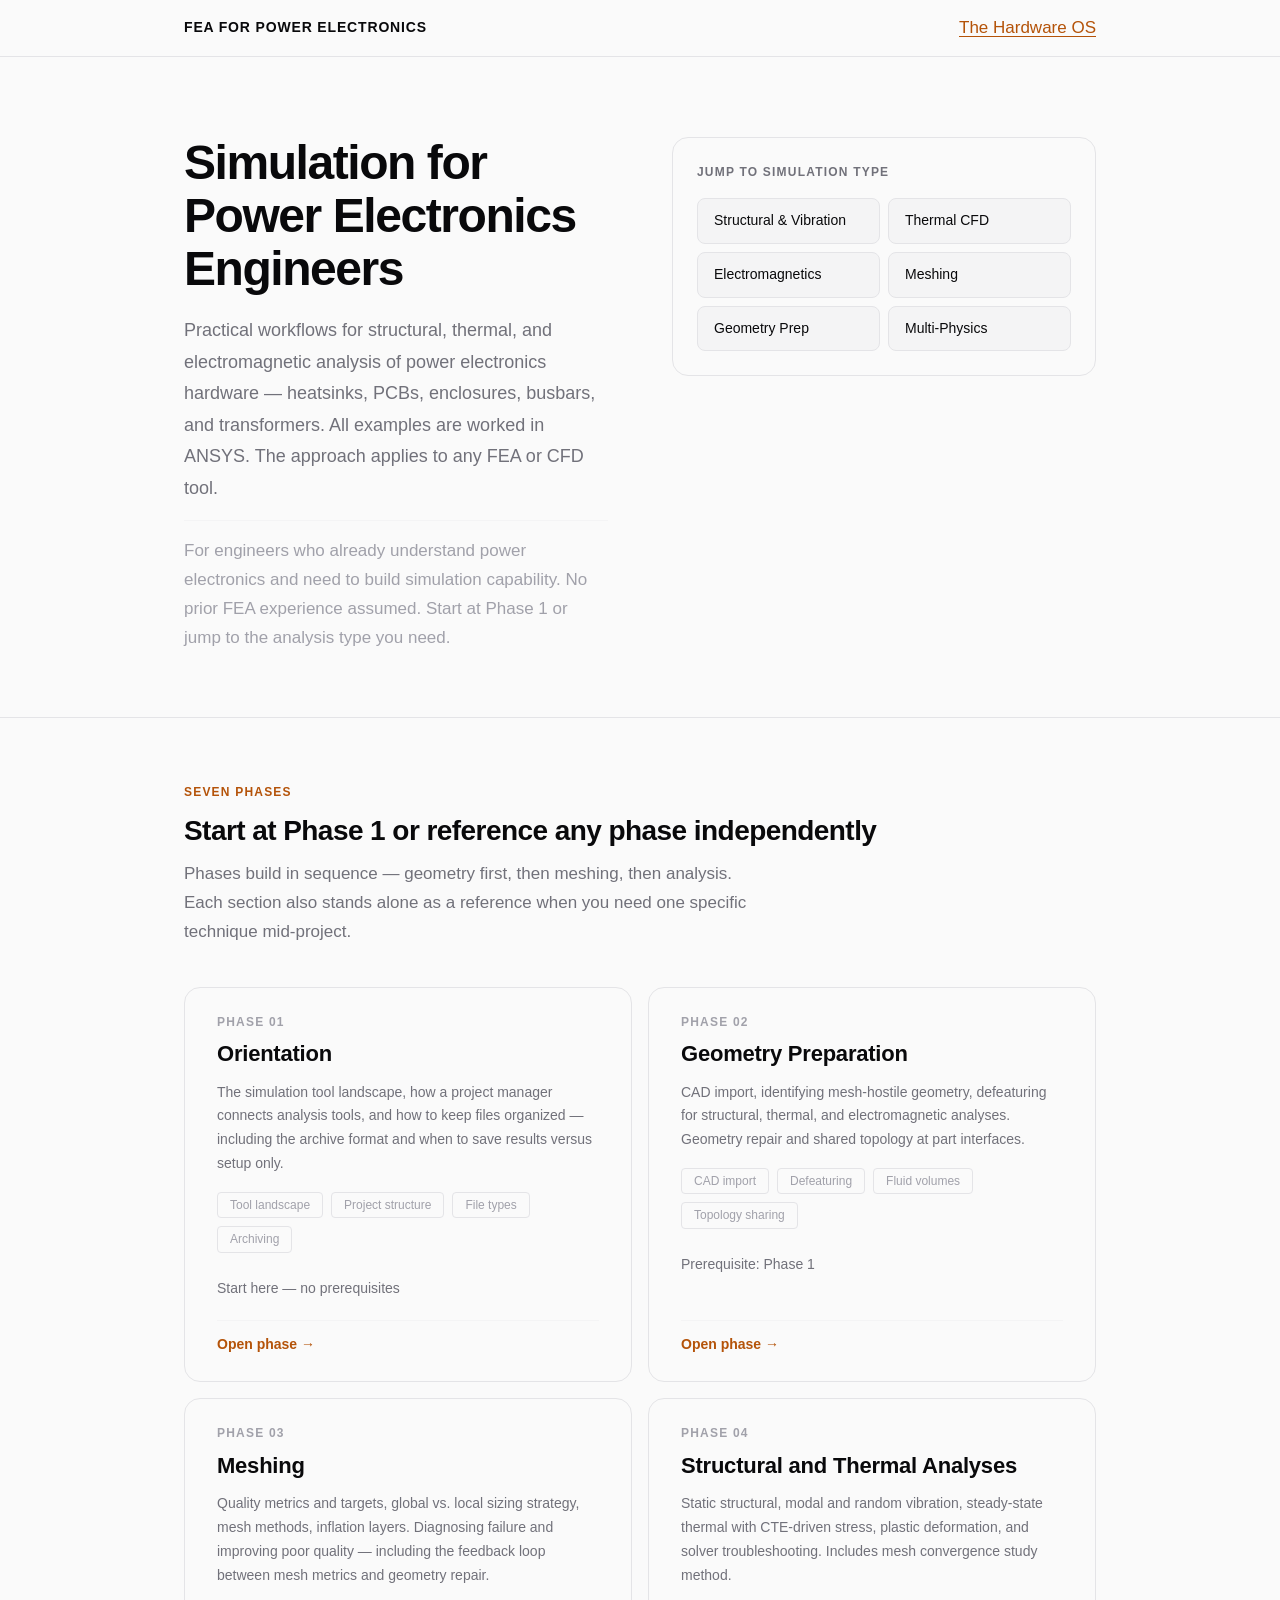
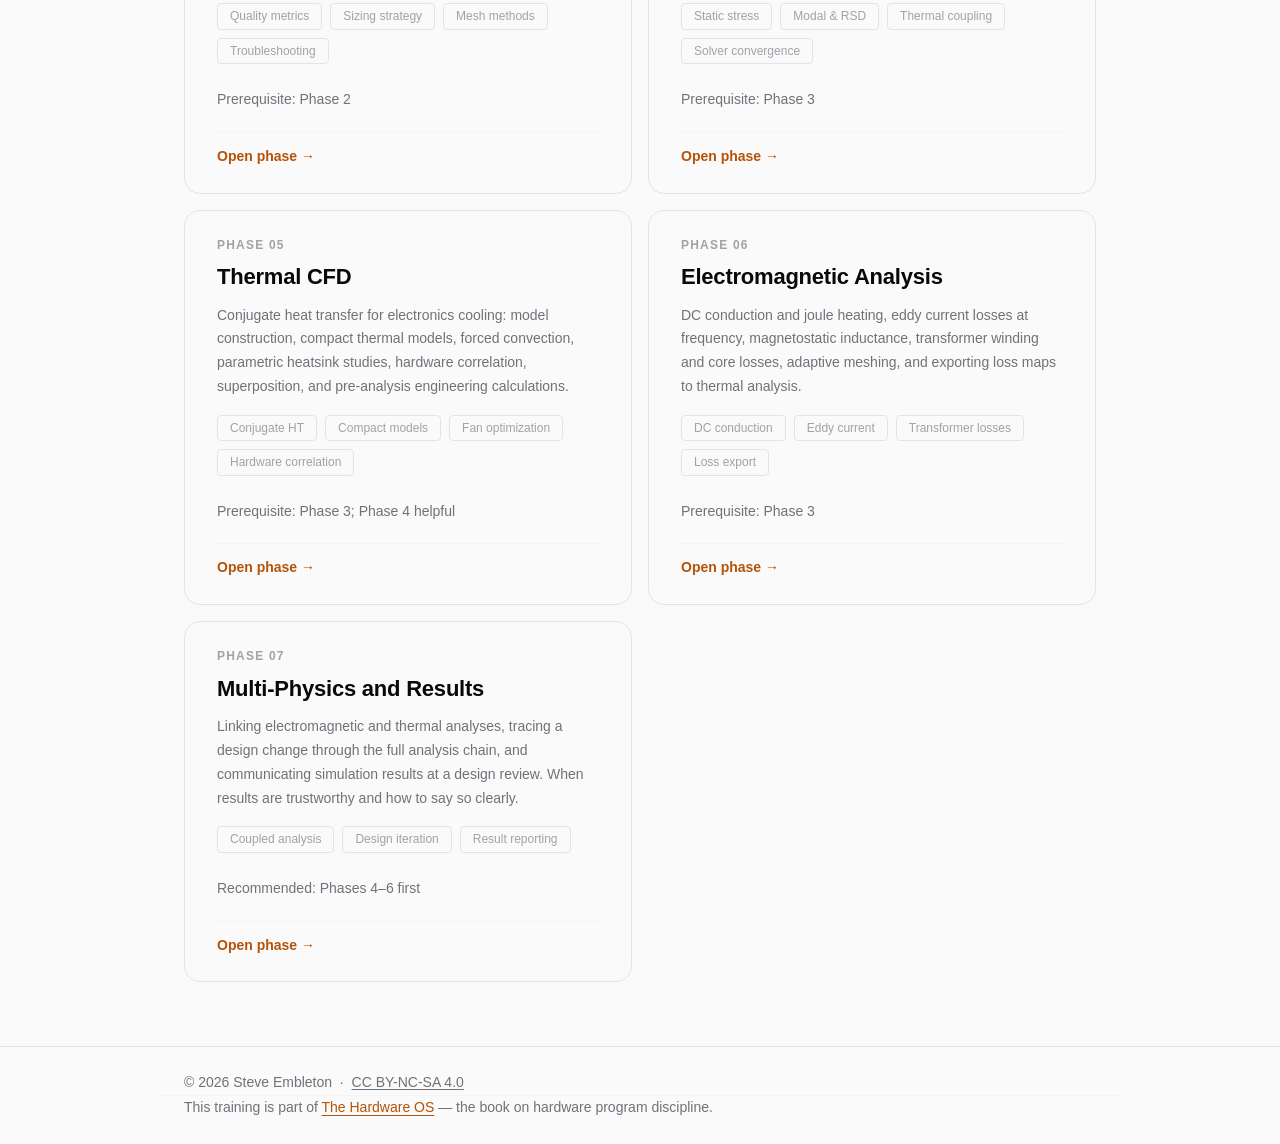
<file: index.html>
﻿<!DOCTYPE html>
<html lang="en">
<head>
  <meta charset="UTF-8">
  <meta name="viewport" content="width=device-width, initial-scale=1.0">
  <meta name="color-scheme" content="light dark">
  <meta name="description" content="Practical FEA and CFD simulation workflows for engineers working on power electronics hardware. Structural, thermal, and electromagnetic analysis with worked examples.">
  <link rel="canonical" href="https://simulation.thehardwareos.com/">
  <title>FEA for Power Electronics — Simulation Training</title>
  <link rel="stylesheet" href="assets/css/style.css">
</head>
<body>

  <header class="site-header" role="banner">
    <div class="container">
      <a href="." class="site-logo">FEA for Power Electronics</a>
      <a href="https://thehardwareos.com" class="site-parent-link" rel="noopener">The Hardware OS</a>
    </div>
  </header>

  <section class="hero" aria-labelledby="hero-heading">
    <div class="container hero-layout">

      <div class="hero-narrative">
        <h1 id="hero-heading">Simulation for Power&nbsp;Electronics Engineers</h1>
        <p class="hero-description">
          Practical workflows for structural, thermal, and electromagnetic analysis of
          power electronics hardware — heatsinks, PCBs, enclosures, busbars, and
          transformers. All examples are worked in ANSYS. The approach applies to any
          FEA or CFD tool.
        </p>
        <p class="hero-audience">
          For engineers who already understand power electronics and need to build
          simulation capability. No prior FEA experience assumed. Start at Phase&nbsp;1
          or jump to the analysis type you need.
        </p>
      </div>

      <div class="hero-quickaccess" aria-label="Jump to simulation type">
        <span class="quickaccess-label">Jump to simulation type</span>
        <ul class="quickaccess-grid">
          <li><a href="phase-4/#static-setup">Structural &amp; Vibration</a></li>
          <li><a href="phase-5/">Thermal CFD</a></li>
          <li><a href="phase-6/">Electromagnetics</a></li>
          <li><a href="phase-3/">Meshing</a></li>
          <li><a href="phase-2/">Geometry Prep</a></li>
          <li><a href="phase-7/">Multi-Physics</a></li>
        </ul>
      </div>

    </div>
  </section>

  <main id="main-content">
    <div class="container">

      <header class="sect-header">
        <span class="sect-label">Seven phases</span>
        <h2>Start at Phase 1 or reference any phase independently</h2>
        <p>
          Phases build in sequence — geometry first, then meshing, then analysis.
          Each section also stands alone as a reference when you need one specific
          technique mid-project.
        </p>
      </header>

      <ol class="curriculum-grid" role="list">

        <li class="curriculum-card">
          <span class="card-section-label" aria-label="Phase 1">Phase 01</span>
          <h3>Orientation</h3>
          <p>
            The simulation tool landscape, how a project manager connects analysis
            tools, and how to keep files organized — including the archive format
            and when to save results versus setup only.
          </p>
          <ul class="card-tags" aria-label="Topics">
            <li class="tag">Tool landscape</li>
            <li class="tag">Project structure</li>
            <li class="tag">File types</li>
            <li class="tag">Archiving</li>
          </ul>
          <p class="card-prereq">Start here — no prerequisites</p>
          <a href="phase-1/" class="card-cta">Open phase &rarr;</a>
        </li>

        <li class="curriculum-card">
          <span class="card-section-label" aria-label="Phase 2">Phase 02</span>
          <h3>Geometry Preparation</h3>
          <p>
            CAD import, identifying mesh-hostile geometry, defeaturing for structural,
            thermal, and electromagnetic analyses. Geometry repair and shared topology
            at part interfaces.
          </p>
          <ul class="card-tags" aria-label="Topics">
            <li class="tag">CAD import</li>
            <li class="tag">Defeaturing</li>
            <li class="tag">Fluid volumes</li>
            <li class="tag">Topology sharing</li>
          </ul>
          <p class="card-prereq">Prerequisite: Phase 1</p>
          <a href="phase-2/" class="card-cta">Open phase &rarr;</a>
        </li>

        <li class="curriculum-card">
          <span class="card-section-label" aria-label="Phase 3">Phase 03</span>
          <h3>Meshing</h3>
          <p>
            Quality metrics and targets, global vs. local sizing strategy, mesh methods,
            inflation layers. Diagnosing failure and improving poor quality — including
            the feedback loop between mesh metrics and geometry repair.
          </p>
          <ul class="card-tags" aria-label="Topics">
            <li class="tag">Quality metrics</li>
            <li class="tag">Sizing strategy</li>
            <li class="tag">Mesh methods</li>
            <li class="tag">Troubleshooting</li>
          </ul>
          <p class="card-prereq">Prerequisite: Phase 2</p>
          <a href="phase-3/" class="card-cta">Open phase &rarr;</a>
        </li>

        <li class="curriculum-card">
          <span class="card-section-label" aria-label="Phase 4">Phase 04</span>
          <h3>Structural and Thermal Analyses</h3>
          <p>
            Static structural, modal and random vibration, steady-state thermal with
            CTE-driven stress, plastic deformation, and solver troubleshooting.
            Includes mesh convergence study method.
          </p>
          <ul class="card-tags" aria-label="Topics">
            <li class="tag">Static stress</li>
            <li class="tag">Modal &amp; RSD</li>
            <li class="tag">Thermal coupling</li>
            <li class="tag">Solver convergence</li>
          </ul>
          <p class="card-prereq">Prerequisite: Phase 3</p>
          <a href="phase-4/" class="card-cta">Open phase &rarr;</a>
        </li>

        <li class="curriculum-card">
          <span class="card-section-label" aria-label="Phase 5">Phase 05</span>
          <h3>Thermal CFD</h3>
          <p>
            Conjugate heat transfer for electronics cooling: model construction, compact
            thermal models, forced convection, parametric heatsink studies, hardware
            correlation, superposition, and pre-analysis engineering calculations.
          </p>
          <ul class="card-tags" aria-label="Topics">
            <li class="tag">Conjugate HT</li>
            <li class="tag">Compact models</li>
            <li class="tag">Fan optimization</li>
            <li class="tag">Hardware correlation</li>
          </ul>
          <p class="card-prereq">Prerequisite: Phase 3; Phase 4 helpful</p>
          <a href="phase-5/" class="card-cta">Open phase &rarr;</a>
        </li>

        <li class="curriculum-card">
          <span class="card-section-label" aria-label="Phase 6">Phase 06</span>
          <h3>Electromagnetic Analysis</h3>
          <p>
            DC conduction and joule heating, eddy current losses at frequency, magnetostatic
            inductance, transformer winding and core losses, adaptive meshing, and
            exporting loss maps to thermal analysis.
          </p>
          <ul class="card-tags" aria-label="Topics">
            <li class="tag">DC conduction</li>
            <li class="tag">Eddy current</li>
            <li class="tag">Transformer losses</li>
            <li class="tag">Loss export</li>
          </ul>
          <p class="card-prereq">Prerequisite: Phase 3</p>
          <a href="phase-6/" class="card-cta">Open phase &rarr;</a>
        </li>

        <li class="curriculum-card">
          <span class="card-section-label" aria-label="Phase 7">Phase 07</span>
          <h3>Multi-Physics and Results</h3>
          <p>
            Linking electromagnetic and thermal analyses, tracing a design change through
            the full analysis chain, and communicating simulation results at a design
            review. When results are trustworthy and how to say so clearly.
          </p>
          <ul class="card-tags" aria-label="Topics">
            <li class="tag">Coupled analysis</li>
            <li class="tag">Design iteration</li>
            <li class="tag">Result reporting</li>
          </ul>
          <p class="card-prereq">Recommended: Phases 4–6 first</p>
          <a href="phase-7/" class="card-cta">Open phase &rarr;</a>
        </li>

      </ol>

    </div>
  </main>

  <footer class="site-footer" role="contentinfo">
    <div class="container">
      <span class="footer-license">
        &copy; 2026 Steve Embleton &nbsp;&middot;&nbsp;
        <a href="https://creativecommons.org/licenses/by-nc-sa/4.0/" rel="noopener" title="Creative Commons Attribution-NonCommercial-ShareAlike 4.0">CC BY-NC-SA 4.0</a>
      </span>
      
    </div>
    <div class="container" style="padding-top:0; border-top: 1px solid var(--c-border-light); margin-top: 0;">
      <p style="font-size:0.875rem; color: var(--c-text-muted);">
        This training is part of <a href="https://thehardwareos.com" rel="noopener">The Hardware OS</a> — the book on hardware program discipline.
      </p>
    </div>
    <!--
    ===========================================================================
    COMPANY_HOOK — Uncomment to add company / consulting services link
    ===========================================================================
    <div class="container" style="padding-top:0;">
      <p style="font-size:0.875rem; color: var(--c-text-muted);">
        Need expert support? <a href="#">[COMPANY NAME — TBD] — simulation consulting for power electronics</a>
      </p>
    </div>
    ===========================================================================
    -->
  </footer>

</body>
</html>
</file>
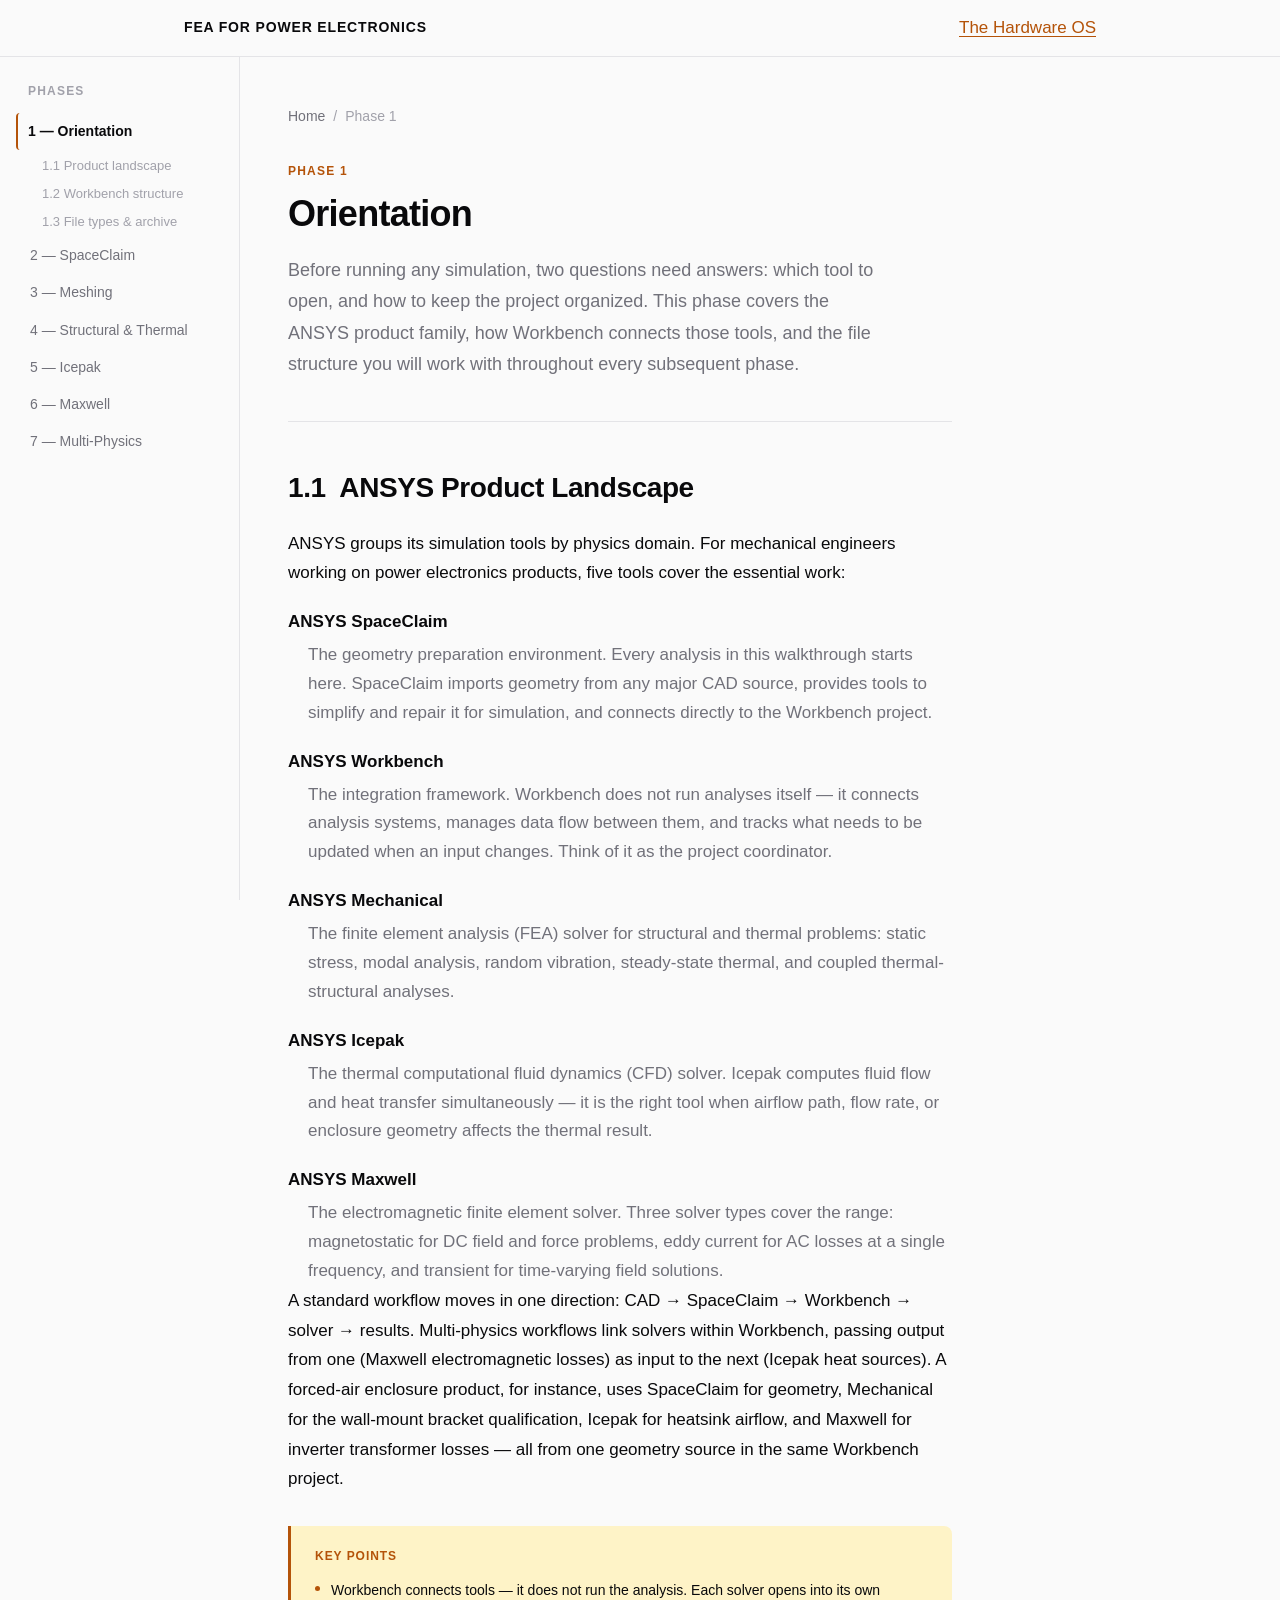
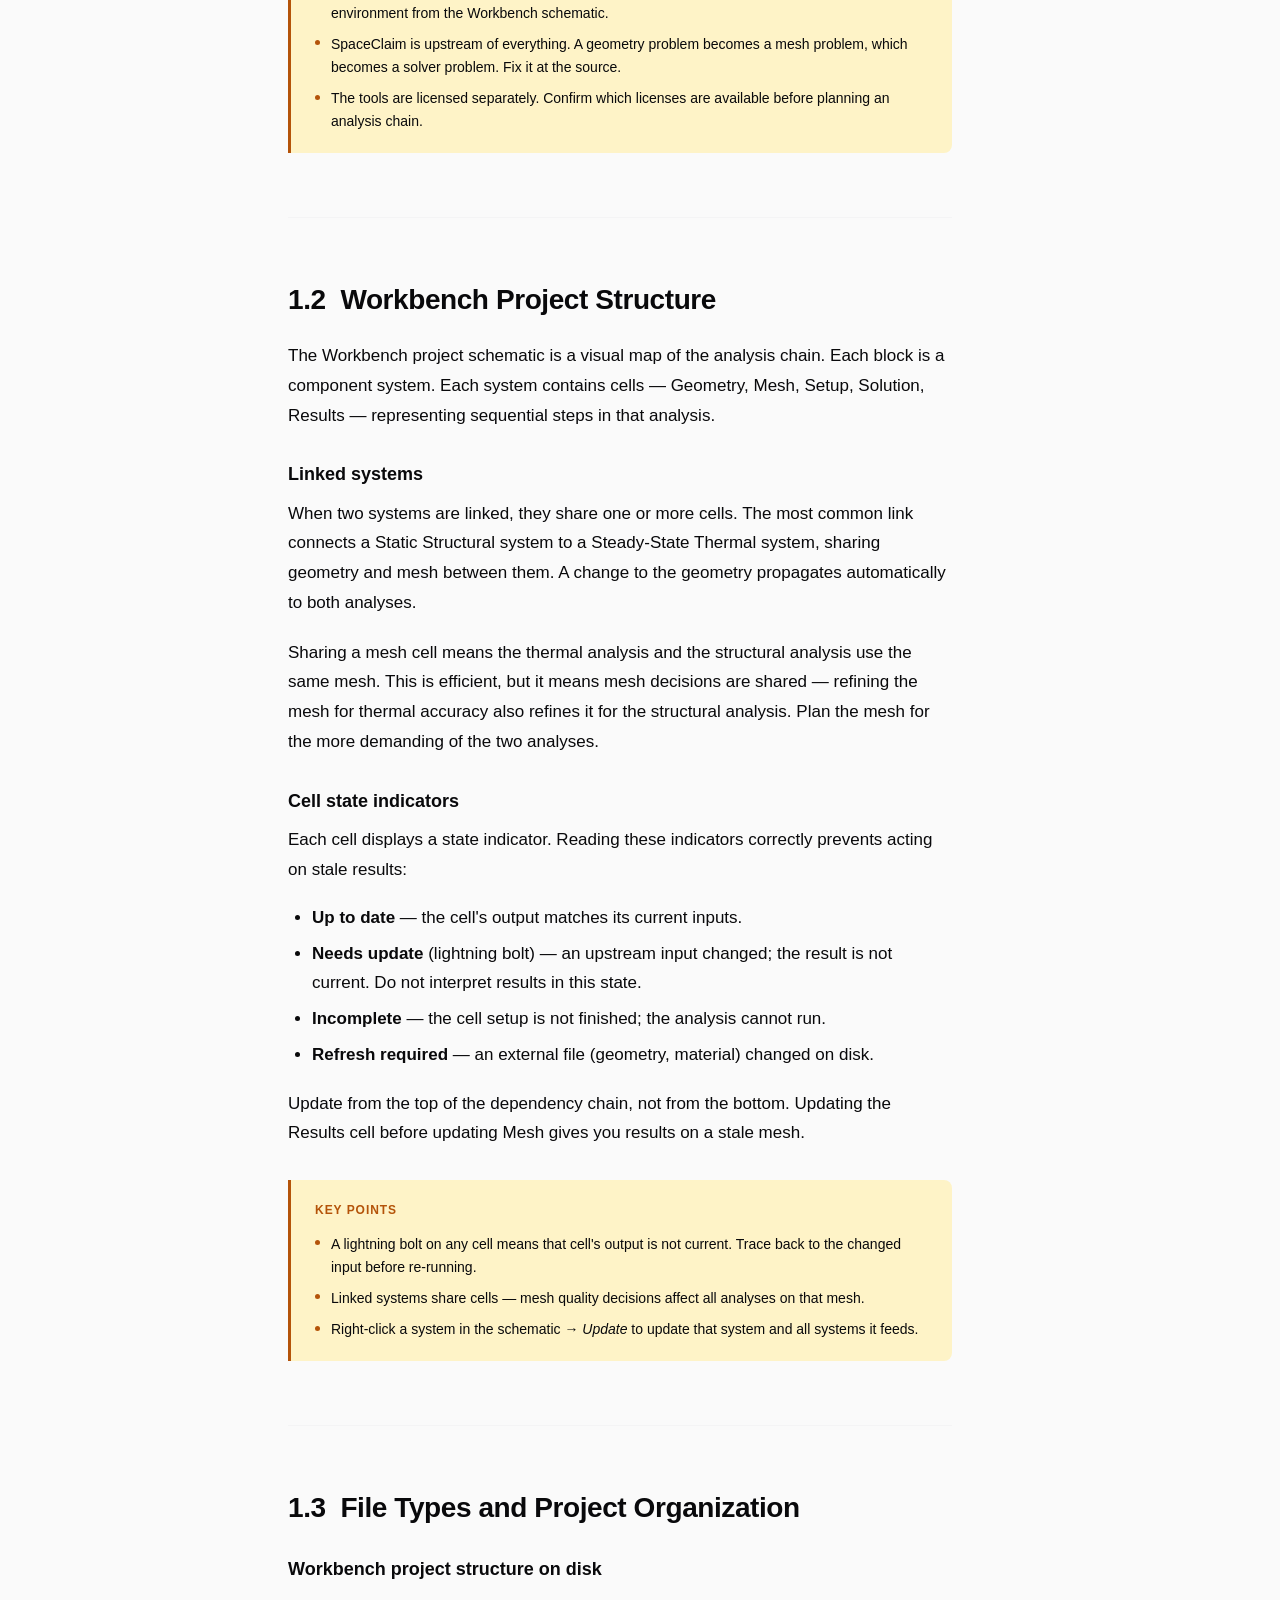
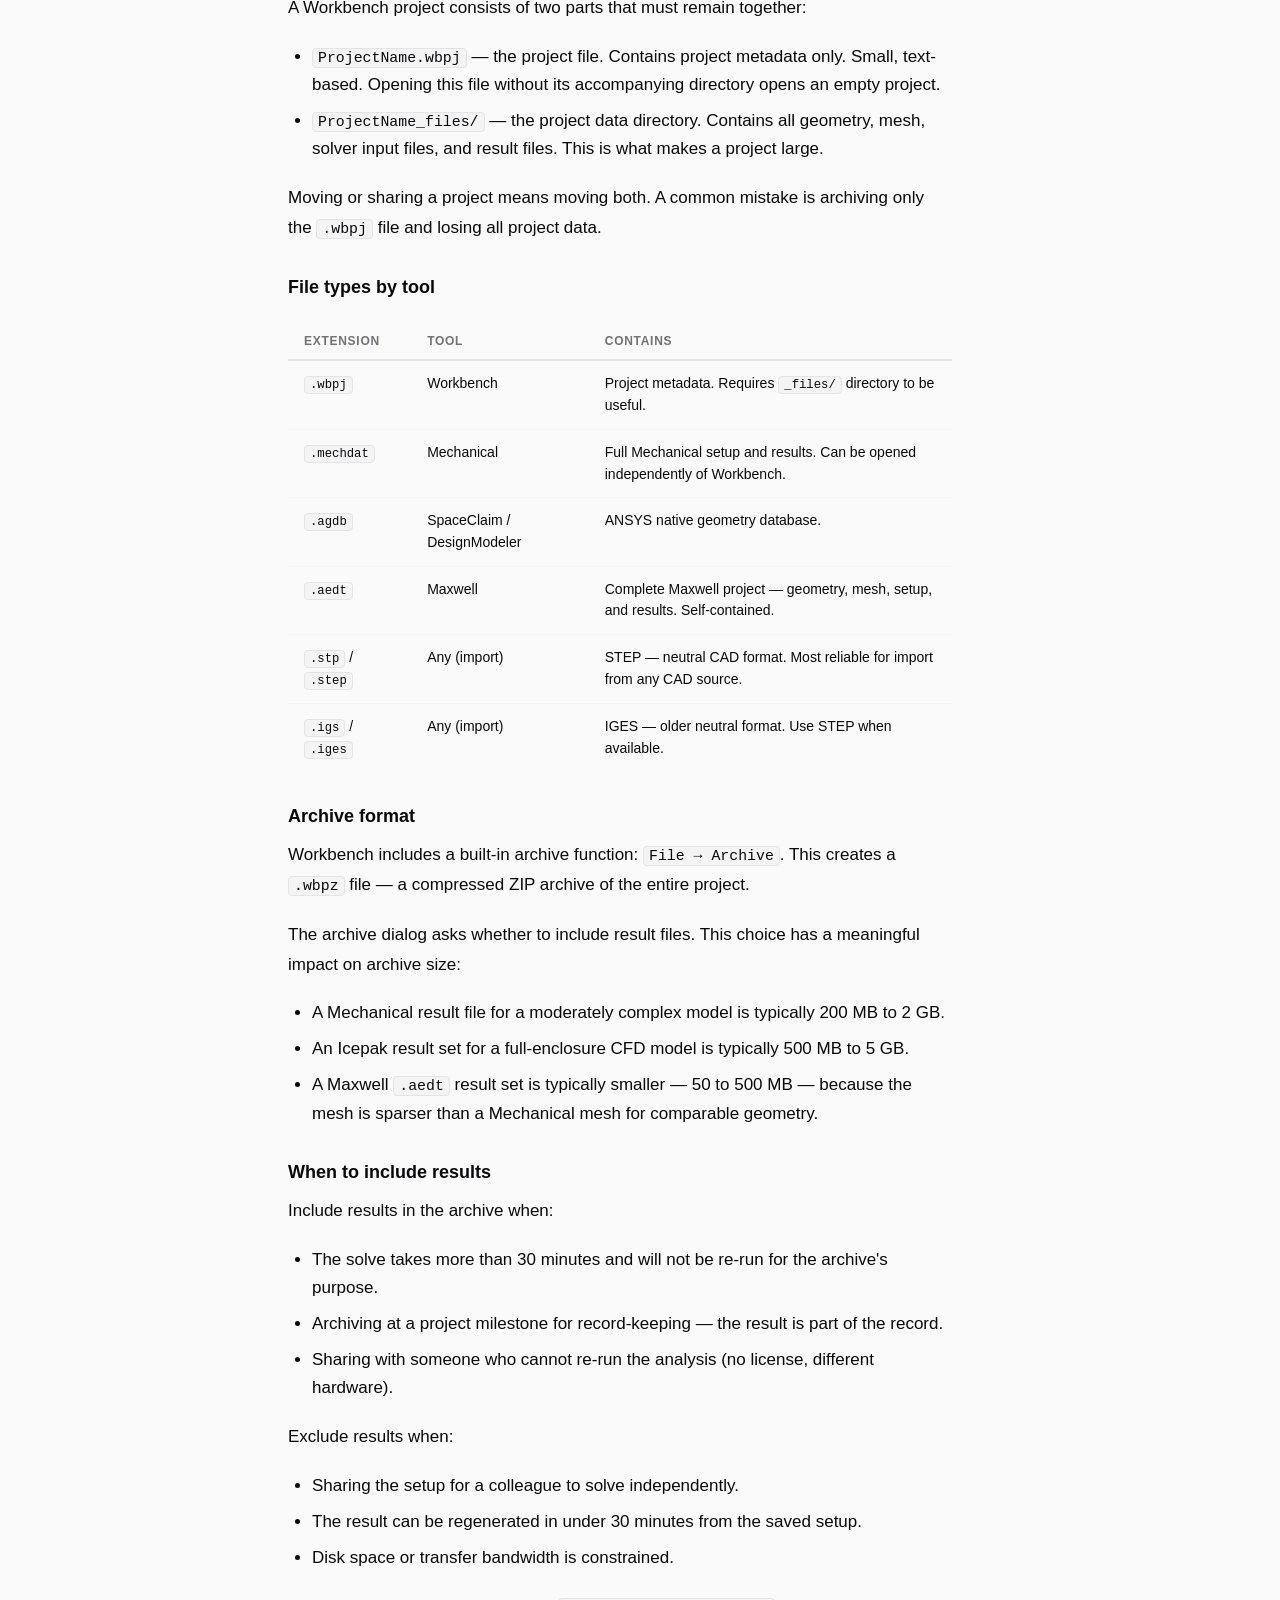
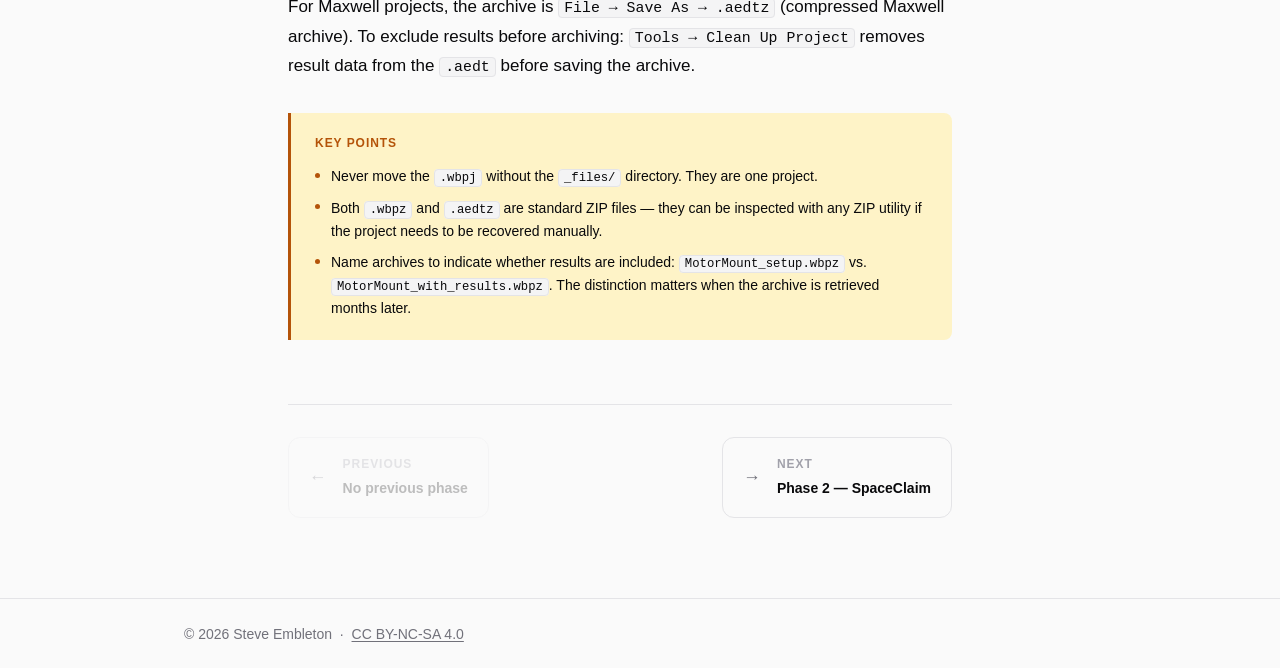
<file: phase-1/index.html>
<!DOCTYPE html>
<html lang="en">
<head>
  <meta charset="UTF-8">
  <meta name="viewport" content="width=device-width, initial-scale=1.0">
  <meta name="color-scheme" content="light dark">
  <meta name="description" content="ANSYS tool landscape, Workbench project structure, and file organization for power electronics simulation.">
  <link rel="canonical" href="https://simulation.thehardwareos.com/phase-1/">
  <title>Phase 1: Orientation &mdash; FEA for Power Electronics</title>  <link rel="stylesheet" href="../assets/css/style.css">
</head>
<body>

  <header class="site-header" role="banner">
    <div class="container">
      <a href="../" class="site-logo">FEA for Power Electronics</a>
      <a href="https://thehardwareos.com" class="site-parent-link" rel="noopener">The Hardware OS</a>
    </div>
  </header>

  <div class="page-wrap">

    <!-- Sidebar navigation -->
    <nav class="sidebar" aria-label="Course navigation">
      <span class="sidebar-label">Phases</span>
      <ol class="nav-phases">
        <li class="nav-phase is-active">
          <a href="../phase-1/">1 &mdash; Orientation</a>
          <ol class="nav-sub" aria-label="Topics in Phase 1">
            <li><a href="#product-landscape">1.1 Product landscape</a></li>
            <li><a href="#workbench-structure">1.2 Workbench structure</a></li>
            <li><a href="#file-types">1.3 File types &amp; archive</a></li>
          </ol>
        </li>
        <li class="nav-phase"><a href="../phase-2/">2 &mdash; SpaceClaim</a></li>
        <li class="nav-phase"><a href="../phase-3/">3 &mdash; Meshing</a></li>
        <li class="nav-phase"><a href="../phase-4/">4 &mdash; Structural &amp; Thermal</a></li>
        <li class="nav-phase"><a href="../phase-5/">5 &mdash; Icepak</a></li>
        <li class="nav-phase"><a href="../phase-6/">6 &mdash; Maxwell</a></li>
        <li class="nav-phase"><a href="../phase-7/">7 &mdash; Multi-Physics</a></li>
      </ol>
    </nav>

    <!-- Main content -->
    <main class="content-main" id="main-content">

      <nav class="breadcrumb" aria-label="Breadcrumb">
        <a href="../">Home</a>
        <span class="breadcrumb-sep" aria-hidden="true">/</span>
        <span aria-current="page">Phase 1</span>
      </nav>

      <header class="phase-header">
        <span class="phase-label">Phase 1</span>
        <h1>Orientation</h1>
        <p class="phase-intro">
          Before running any simulation, two questions need answers: which tool to open,
          and how to keep the project organized. This phase covers the ANSYS product family,
          how Workbench connects those tools, and the file structure you will work with throughout
          every subsequent phase.
        </p>
      </header>

      <!-- 1.1 Product Landscape -->
      <section class="topic" id="product-landscape">
        <h2>1.1 &nbsp;ANSYS Product Landscape</h2>

        <p>
          ANSYS groups its simulation tools by physics domain. For mechanical engineers working
          on power electronics products, five tools cover the essential work:
        </p>

        <dl>
          <dt>ANSYS SpaceClaim</dt>
          <dd>
            The geometry preparation environment. Every analysis in this walkthrough starts here.
            SpaceClaim imports geometry from any major CAD source, provides tools to simplify and
            repair it for simulation, and connects directly to the Workbench project.
          </dd>

          <dt>ANSYS Workbench</dt>
          <dd>
            The integration framework. Workbench does not run analyses itself &mdash; it connects analysis
            systems, manages data flow between them, and tracks what needs to be updated when an input
            changes. Think of it as the project coordinator.
          </dd>

          <dt>ANSYS Mechanical</dt>
          <dd>
            The finite element analysis (FEA) solver for structural and thermal problems: static
            stress, modal analysis, random vibration, steady-state thermal, and coupled thermal-structural
            analyses.
          </dd>

          <dt>ANSYS Icepak</dt>
          <dd>
            The thermal computational fluid dynamics (CFD) solver. Icepak computes fluid flow and heat
            transfer simultaneously &mdash; it is the right tool when airflow path, flow rate, or enclosure
            geometry affects the thermal result.
          </dd>

          <dt>ANSYS Maxwell</dt>
          <dd>
            The electromagnetic finite element solver. Three solver types cover the range: magnetostatic
            for DC field and force problems, eddy current for AC losses at a single frequency, and
            transient for time-varying field solutions.
          </dd>
        </dl>

        <p>
          A standard workflow moves in one direction: CAD &rarr; SpaceClaim &rarr; Workbench &rarr;
          solver &rarr; results. Multi-physics workflows link solvers within Workbench, passing output
          from one (Maxwell electromagnetic losses) as input to the next (Icepak heat sources).
          A forced-air enclosure product, for instance, uses SpaceClaim for geometry, Mechanical for
          the wall-mount bracket qualification, Icepak for heatsink airflow, and Maxwell for inverter
          transformer losses &mdash; all from one geometry source in the same Workbench project.
        </p>

        <aside class="key-points" aria-label="Key points for 1.1">
          <span class="key-points-label">Key points</span>
          <ul>
            <li>Workbench connects tools &mdash; it does not run the analysis. Each solver opens into its
                own environment from the Workbench schematic.</li>
            <li>SpaceClaim is upstream of everything. A geometry problem becomes a mesh problem,
                which becomes a solver problem. Fix it at the source.</li>
            <li>The tools are licensed separately. Confirm which licenses are available before
                planning an analysis chain.</li>
          </ul>
        </aside>
      </section>

      <!-- 1.2 Workbench Structure -->
      <section class="topic" id="workbench-structure">
        <h2>1.2 &nbsp;Workbench Project Structure</h2>

        <p>
          The Workbench project schematic is a visual map of the analysis chain. Each block is a
          component system. Each system contains cells &mdash; Geometry, Mesh, Setup, Solution, Results &mdash;
          representing sequential steps in that analysis.
        </p>

        <h3>Linked systems</h3>
        <p>
          When two systems are linked, they share one or more cells. The most common link connects
          a Static Structural system to a Steady-State Thermal system, sharing geometry and mesh
          between them. A change to the geometry propagates automatically to both analyses.
        </p>
        <p>
          Sharing a mesh cell means the thermal analysis and the structural analysis use the same
          mesh. This is efficient, but it means mesh decisions are shared &mdash; refining the mesh for
          thermal accuracy also refines it for the structural analysis. Plan the mesh for the more
          demanding of the two analyses.
        </p>

        <h3>Cell state indicators</h3>
        <p>
          Each cell displays a state indicator. Reading these indicators correctly prevents acting
          on stale results:
        </p>
        <ul>
          <li><strong>Up to date</strong> &mdash; the cell's output matches its current inputs.</li>
          <li><strong>Needs update</strong> (lightning bolt) &mdash; an upstream input changed; the result
              is not current. Do not interpret results in this state.</li>
          <li><strong>Incomplete</strong> &mdash; the cell setup is not finished; the analysis cannot run.</li>
          <li><strong>Refresh required</strong> &mdash; an external file (geometry, material) changed on disk.</li>
        </ul>
        <p>
          Update from the top of the dependency chain, not from the bottom. Updating the Results
          cell before updating Mesh gives you results on a stale mesh.
        </p>

        <aside class="key-points" aria-label="Key points for 1.2">
          <span class="key-points-label">Key points</span>
          <ul>
            <li>A lightning bolt on any cell means that cell's output is not current. Trace back to
                the changed input before re-running.</li>
            <li>Linked systems share cells &mdash; mesh quality decisions affect all analyses on that mesh.</li>
            <li>Right-click a system in the schematic &rarr; <em>Update</em> to update that system
                and all systems it feeds.</li>
          </ul>
        </aside>
      </section>

      <!-- 1.3 File Types -->
      <section class="topic" id="file-types">
        <h2>1.3 &nbsp;File Types and Project Organization</h2>

        <h3>Workbench project structure on disk</h3>
        <p>
          A Workbench project consists of two parts that must remain together:
        </p>
        <ul>
          <li>
            <code>ProjectName.wbpj</code> &mdash; the project file. Contains project metadata only.
            Small, text-based. Opening this file without its accompanying directory opens an empty project.
          </li>
          <li>
            <code>ProjectName_files/</code> &mdash; the project data directory. Contains all geometry,
            mesh, solver input files, and result files. This is what makes a project large.
          </li>
        </ul>
        <p>
          Moving or sharing a project means moving both. A common mistake is archiving only the
          <code>.wbpj</code> file and losing all project data.
        </p>

        <h3>File types by tool</h3>
        <table class="data-table" aria-label="ANSYS file types by tool">
          <thead>
            <tr>
              <th scope="col">Extension</th>
              <th scope="col">Tool</th>
              <th scope="col">Contains</th>
            </tr>
          </thead>
          <tbody>
            <tr>
              <td><code>.wbpj</code></td>
              <td>Workbench</td>
              <td>Project metadata. Requires <code>_files/</code> directory to be useful.</td>
            </tr>
            <tr>
              <td><code>.mechdat</code></td>
              <td>Mechanical</td>
              <td>Full Mechanical setup and results. Can be opened independently of Workbench.</td>
            </tr>
            <tr>
              <td><code>.agdb</code></td>
              <td>SpaceClaim / DesignModeler</td>
              <td>ANSYS native geometry database.</td>
            </tr>
            <tr>
              <td><code>.aedt</code></td>
              <td>Maxwell</td>
              <td>Complete Maxwell project &mdash; geometry, mesh, setup, and results. Self-contained.</td>
            </tr>
            <tr>
              <td><code>.stp</code> / <code>.step</code></td>
              <td>Any (import)</td>
              <td>STEP &mdash; neutral CAD format. Most reliable for import from any CAD source.</td>
            </tr>
            <tr>
              <td><code>.igs</code> / <code>.iges</code></td>
              <td>Any (import)</td>
              <td>IGES &mdash; older neutral format. Use STEP when available.</td>
            </tr>
          </tbody>
        </table>

        <h3>Archive format</h3>
        <p>
          Workbench includes a built-in archive function: <code>File &rarr; Archive</code>.
          This creates a <code>.wbpz</code> file &mdash; a compressed ZIP archive of the entire project.
        </p>
        <p>
          The archive dialog asks whether to include result files. This choice has a meaningful
          impact on archive size:
        </p>
        <ul>
          <li>
            A Mechanical result file for a moderately complex model is typically
            200 MB to 2 GB.
          </li>
          <li>
            An Icepak result set for a full-enclosure CFD model is typically 500 MB to 5 GB.
          </li>
          <li>
            A Maxwell <code>.aedt</code> result set is typically smaller &mdash; 50 to 500 MB &mdash;
            because the mesh is sparser than a Mechanical mesh for comparable geometry.
          </li>
        </ul>

        <h3>When to include results</h3>
        <p>
          Include results in the archive when:
        </p>
        <ul>
          <li>The solve takes more than 30 minutes and will not be re-run for the archive's purpose.</li>
          <li>Archiving at a project milestone for record-keeping &mdash; the result is part of the record.</li>
          <li>Sharing with someone who cannot re-run the analysis (no license, different hardware).</li>
        </ul>
        <p>
          Exclude results when:
        </p>
        <ul>
          <li>Sharing the setup for a colleague to solve independently.</li>
          <li>The result can be regenerated in under 30 minutes from the saved setup.</li>
          <li>Disk space or transfer bandwidth is constrained.</li>
        </ul>

        <p>
          For Maxwell projects, the archive is <code>File &rarr; Save As &rarr; .aedtz</code>
          (compressed Maxwell archive). To exclude results before archiving:
          <code>Tools &rarr; Clean Up Project</code> removes result data from the <code>.aedt</code>
          before saving the archive.
        </p>

        <aside class="key-points" aria-label="Key points for 1.3">
          <span class="key-points-label">Key points</span>
          <ul>
            <li>Never move the <code>.wbpj</code> without the <code>_files/</code> directory.
                They are one project.</li>
            <li>Both <code>.wbpz</code> and <code>.aedtz</code> are standard ZIP files &mdash;
                they can be inspected with any ZIP utility if the project needs to be recovered
                manually.</li>
            <li>Name archives to indicate whether results are included:
                <code>MotorMount_setup.wbpz</code> vs. <code>MotorMount_with_results.wbpz</code>.
                The distinction matters when the archive is retrieved months later.</li>
          </ul>
        </aside>
      </section>

      <!-- References -->

      <!-- Phase navigation -->
      <nav class="phase-nav" aria-label="Phase navigation">
        <a class="phase-nav-btn is-prev is-disabled" aria-disabled="true">
          <span class="nav-arrow" aria-hidden="true">&larr;</span>
          <span class="nav-label">
            <span class="nav-direction">Previous</span>
            <span class="nav-title">No previous phase</span>
          </span>
        </a>
        <a href="../phase-2/" class="phase-nav-btn is-next">
          <span class="nav-label">
            <span class="nav-direction">Next</span>
            <span class="nav-title">Phase 2 &mdash; SpaceClaim</span>
          </span>
          <span class="nav-arrow" aria-hidden="true">&rarr;</span>
        </a>
      </nav>

    </main>
  </div>

  <footer class="site-footer" role="contentinfo">
    <div class="container">
      <span class="footer-license">&copy; 2026 Steve Embleton &nbsp;&middot;&nbsp; <a href="https://creativecommons.org/licenses/by-nc-sa/4.0/" rel="noopener">CC BY-NC-SA 4.0</a></span>
    </div>
  </footer>

</body>
</html>
</file>
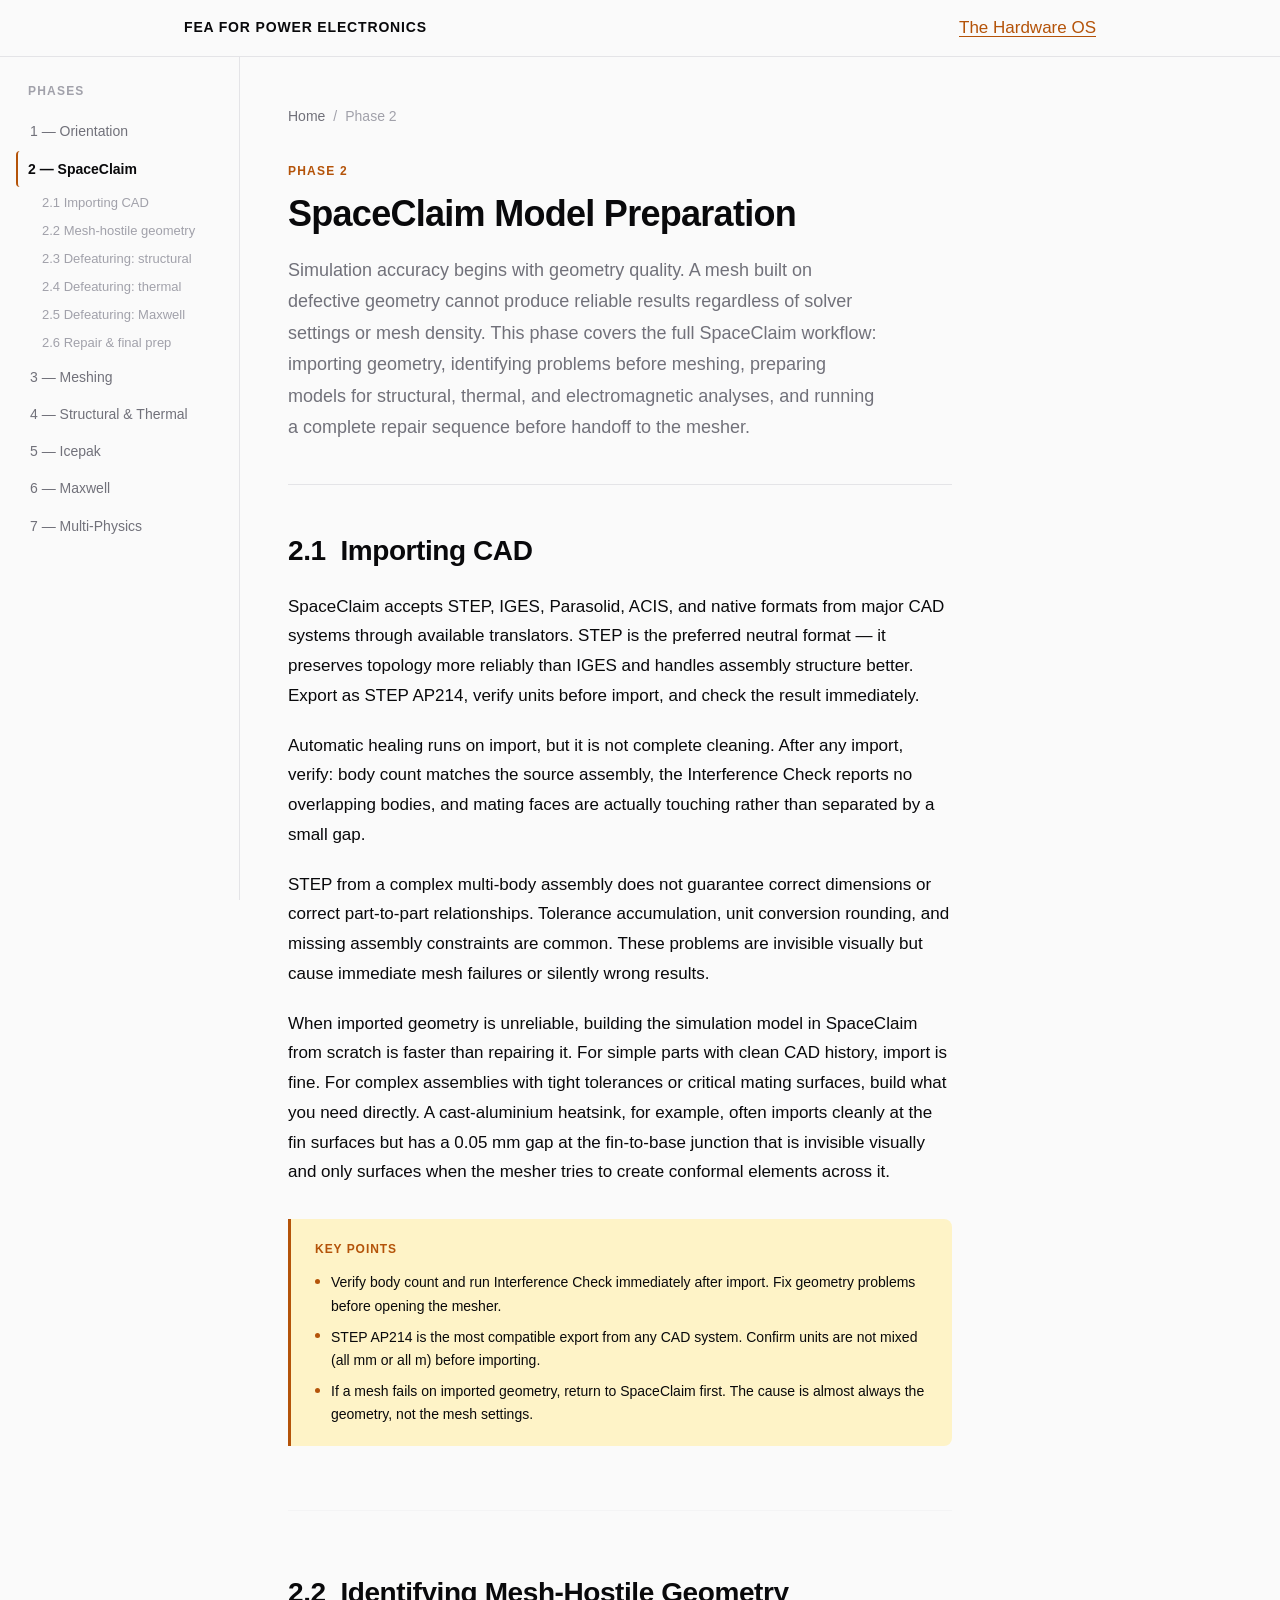
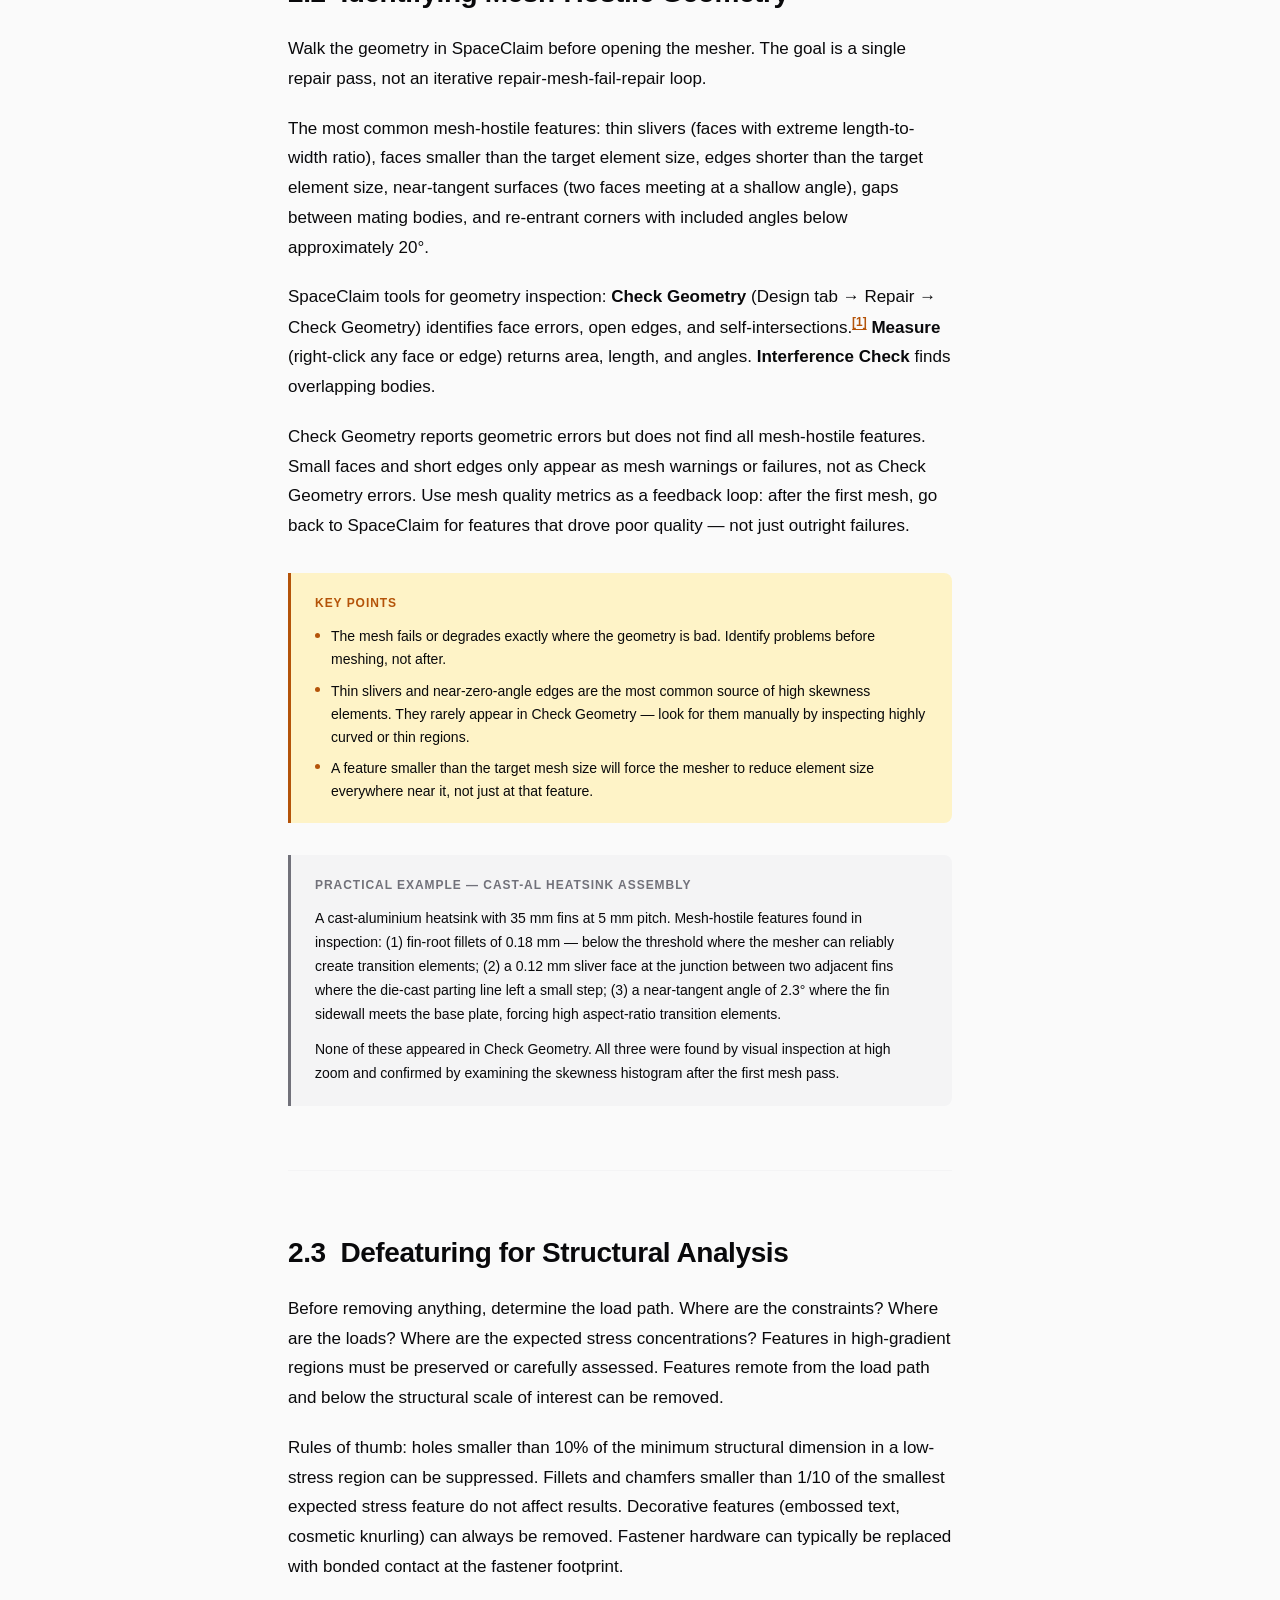
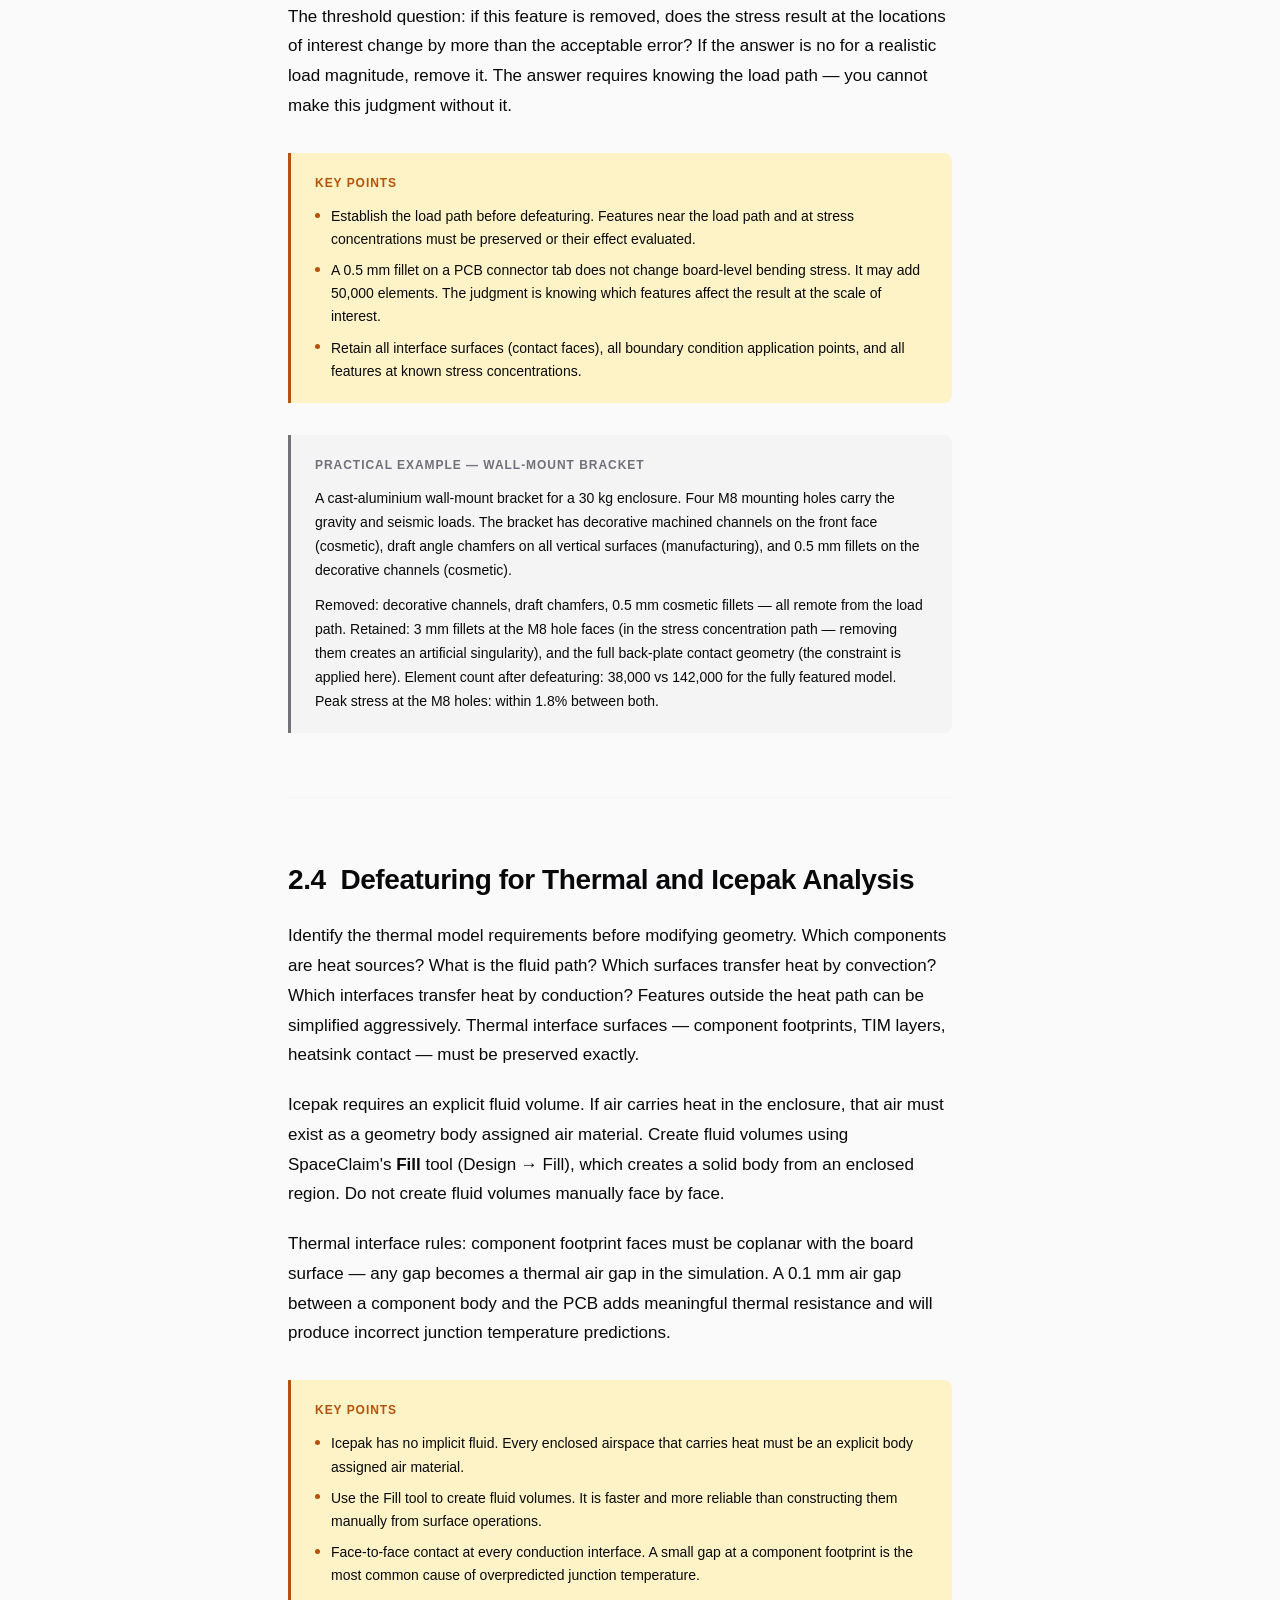
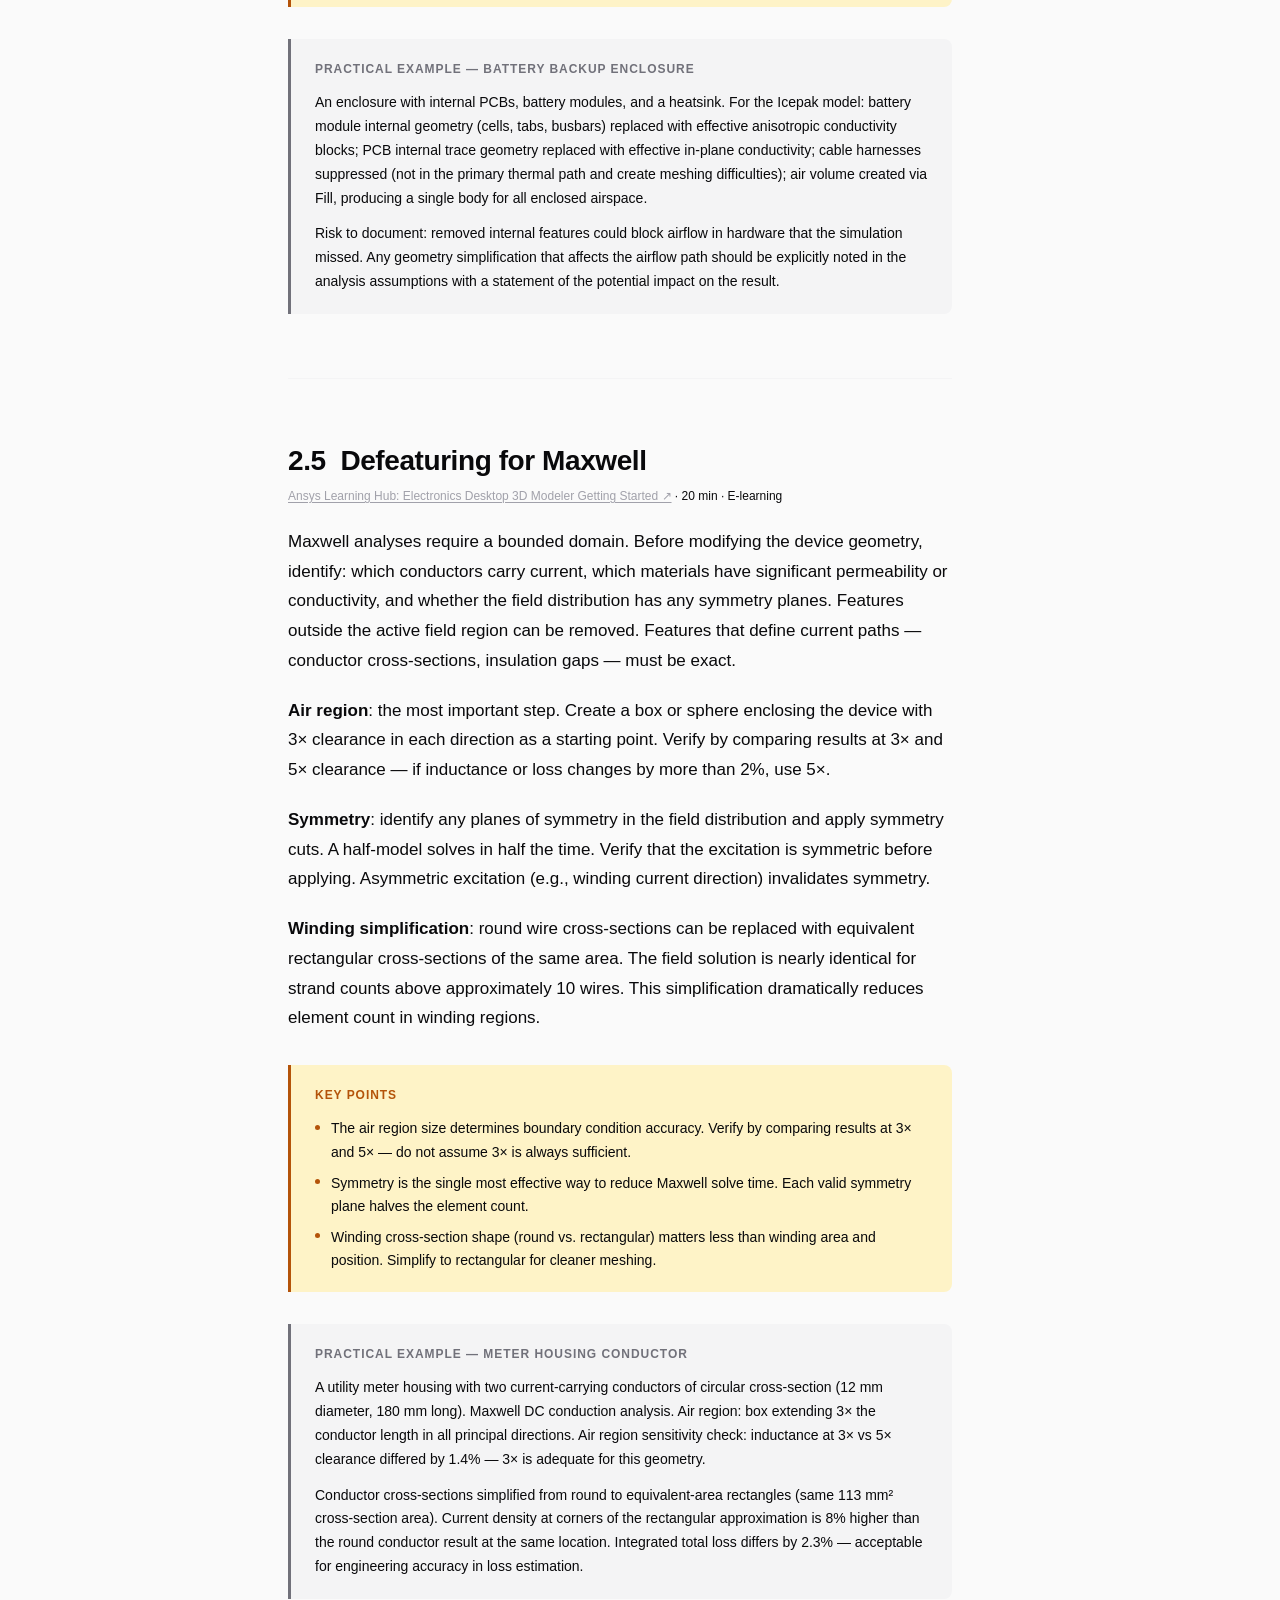
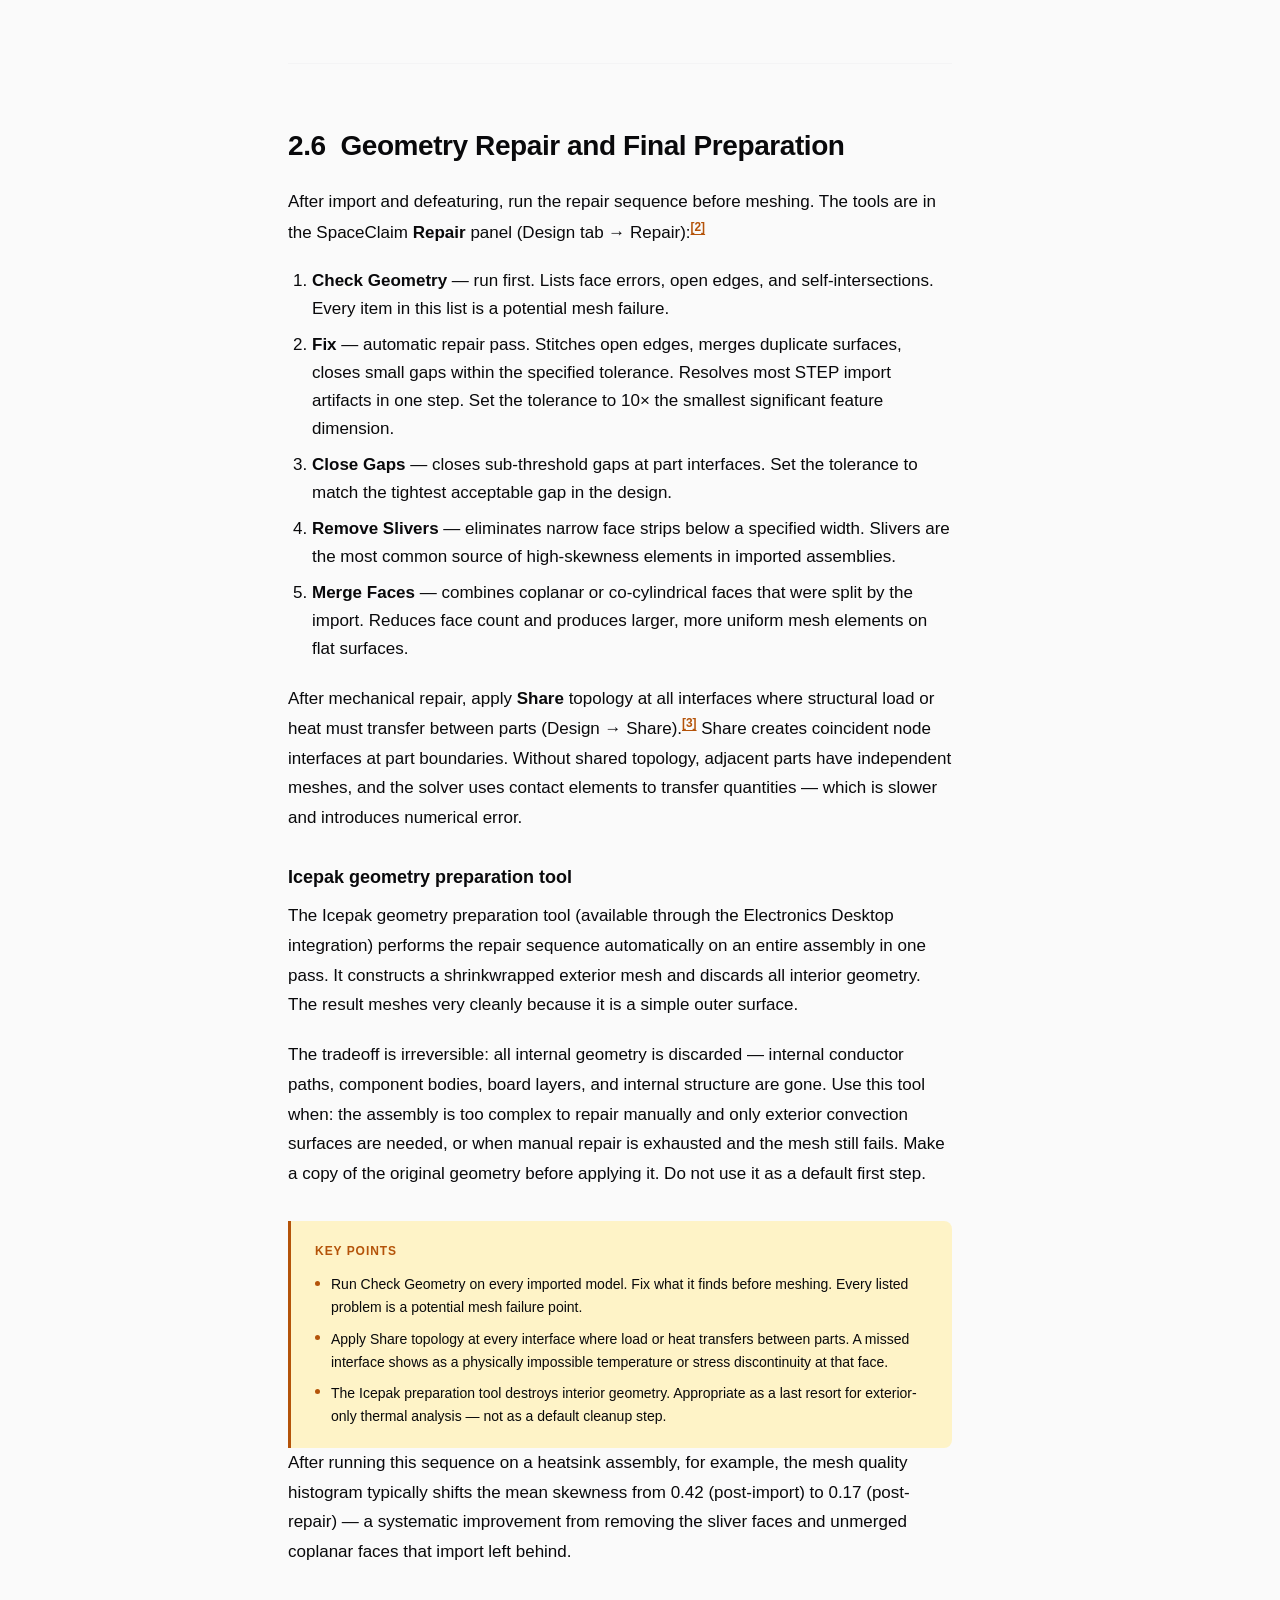
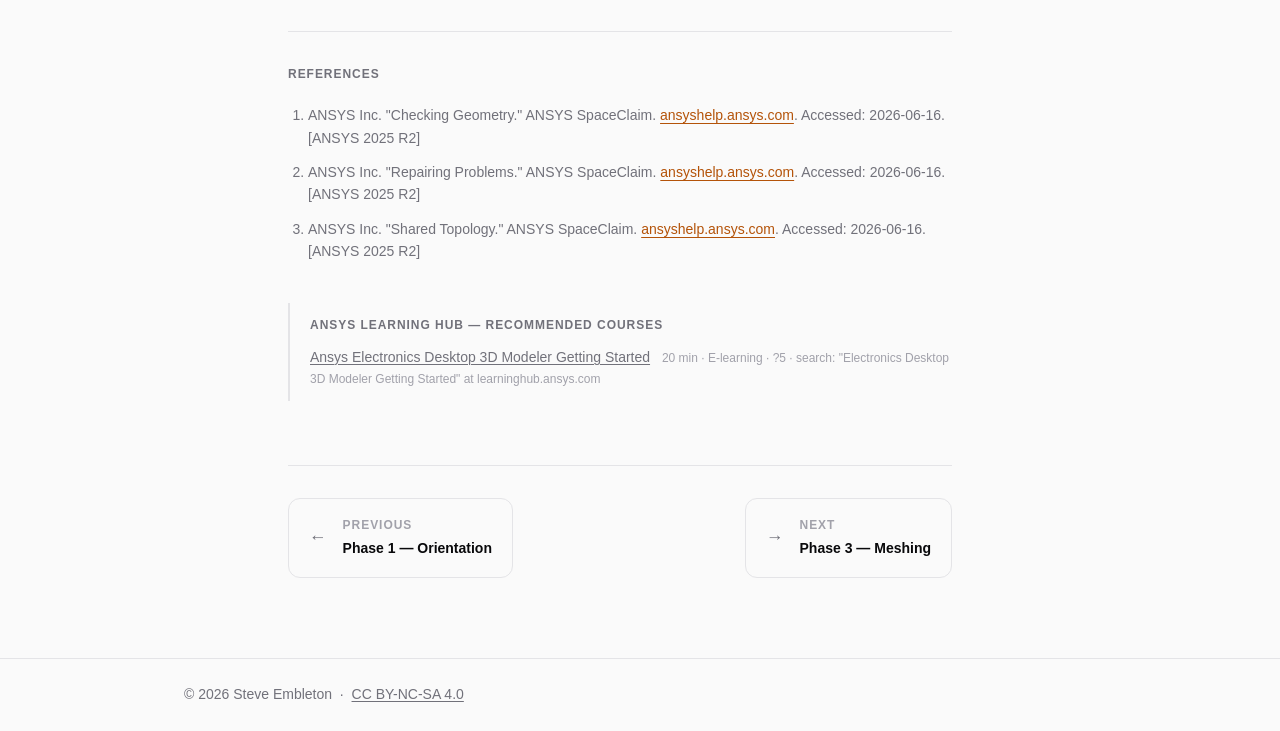
<file: phase-2/index.html>
<!DOCTYPE html>
<html lang="en">
<head>
  <meta charset="UTF-8">
  <meta name="viewport" content="width=device-width, initial-scale=1.0">
  <meta name="color-scheme" content="light dark">
  <meta name="description" content="CAD import, defeaturing for structural, thermal, and EM analysis, and shared topology in ANSYS SpaceClaim.">
  <link rel="canonical" href="https://simulation.thehardwareos.com/phase-2/">
  <title>Phase 2: Geometry Preparation &mdash; FEA for Power Electronics</title>  <link rel="stylesheet" href="../assets/css/style.css">
</head>
<body>

  <header class="site-header" role="banner">
    <div class="container">
      <a href="../" class="site-logo">FEA for Power Electronics</a>
      <a href="https://thehardwareos.com" class="site-parent-link" rel="noopener">The Hardware OS</a>
    </div>
  </header>

  <div class="page-wrap">
    <nav class="sidebar" aria-label="Course navigation">
      <span class="sidebar-label">Phases</span>
      <ol class="nav-phases">
        <li class="nav-phase"><a href="../phase-1/">1 &mdash; Orientation</a></li>
        <li class="nav-phase is-active">
          <a href="../phase-2/">2 &mdash; SpaceClaim</a>
          <ol class="nav-sub">
            <li><a href="#cad-import">2.1 Importing CAD</a></li>
            <li><a href="#mesh-hostile">2.2 Mesh-hostile geometry</a></li>
            <li><a href="#defeature-structural">2.3 Defeaturing: structural</a></li>
            <li><a href="#defeature-thermal">2.4 Defeaturing: thermal</a></li>
            <li><a href="#defeature-maxwell">2.5 Defeaturing: Maxwell</a></li>
            <li><a href="#repair-prep">2.6 Repair &amp; final prep</a></li>
          </ol>
        </li>
        <li class="nav-phase"><a href="../phase-3/">3 &mdash; Meshing</a></li>
        <li class="nav-phase"><a href="../phase-4/">4 &mdash; Structural &amp; Thermal</a></li>
        <li class="nav-phase"><a href="../phase-5/">5 &mdash; Icepak</a></li>
        <li class="nav-phase"><a href="../phase-6/">6 &mdash; Maxwell</a></li>
        <li class="nav-phase"><a href="../phase-7/">7 &mdash; Multi-Physics</a></li>
      </ol>
    </nav>

    <main class="content-main" id="main-content">
      <nav class="breadcrumb" aria-label="Breadcrumb">
        <a href="../">Home</a>
        <span class="breadcrumb-sep" aria-hidden="true">/</span>
        <span aria-current="page">Phase 2</span>
      </nav>

      <header class="phase-header">
        <span class="phase-label">Phase 2</span>
        <h1>SpaceClaim Model Preparation</h1>
        <p class="phase-intro">
          Simulation accuracy begins with geometry quality. A mesh built on defective geometry
          cannot produce reliable results regardless of solver settings or mesh density.
          This phase covers the full SpaceClaim workflow: importing geometry, identifying
          problems before meshing, preparing models for structural, thermal, and electromagnetic
          analyses, and running a complete repair sequence before handoff to the mesher.
        </p>
      </header>

      <section class="topic" id="cad-import">
        <h2>2.1 &nbsp;Importing CAD</h2>

        <p>
          SpaceClaim accepts STEP, IGES, Parasolid, ACIS, and native formats from major
          CAD systems through available translators. STEP is the preferred neutral format &mdash;
          it preserves topology more reliably than IGES and handles assembly structure better.
          Export as STEP AP214, verify units before import, and check the result immediately.
        </p>

        <p>
          Automatic healing runs on import, but it is not complete cleaning. After any import,
          verify: body count matches the source assembly, the Interference Check reports no
          overlapping bodies, and mating faces are actually touching rather than separated by
          a small gap.
        </p>

        <p>
          STEP from a complex multi-body assembly does not guarantee correct dimensions or
          correct part-to-part relationships. Tolerance accumulation, unit conversion rounding,
          and missing assembly constraints are common. These problems are invisible visually
          but cause immediate mesh failures or silently wrong results.
        </p>

        <p>
          When imported geometry is unreliable, building the simulation model in SpaceClaim
          from scratch is faster than repairing it. For simple parts with clean CAD history,
          import is fine. For complex assemblies with tight tolerances or critical mating
          surfaces, build what you need directly. A cast-aluminium heatsink, for example,
          often imports cleanly at the fin surfaces but has a 0.05&nbsp;mm gap at the
          fin-to-base junction that is invisible visually and only surfaces when the mesher
          tries to create conformal elements across it.
        </p>

        <aside class="key-points" aria-label="Key points for 2.1">
          <span class="key-points-label">Key points</span>
          <ul>
            <li>Verify body count and run Interference Check immediately after import. Fix
                geometry problems before opening the mesher.</li>
            <li>STEP AP214 is the most compatible export from any CAD system. Confirm units
                are not mixed (all mm or all m) before importing.</li>
            <li>If a mesh fails on imported geometry, return to SpaceClaim first. The cause
                is almost always the geometry, not the mesh settings.</li>
          </ul>
        </aside>
      </section>

      <section class="topic" id="mesh-hostile">
        <h2>2.2 &nbsp;Identifying Mesh-Hostile Geometry</h2>

        <p>
          Walk the geometry in SpaceClaim before opening the mesher. The goal is a single
          repair pass, not an iterative repair-mesh-fail-repair loop.
        </p>

        <p>
          The most common mesh-hostile features: thin slivers (faces with extreme length-to-width
          ratio), faces smaller than the target element size, edges shorter than the target
          element size, near-tangent surfaces (two faces meeting at a shallow angle), gaps
          between mating bodies, and re-entrant corners with included angles below approximately 20&deg;.
        </p>

        <p>
          SpaceClaim tools for geometry inspection: <strong>Check Geometry</strong> (Design tab
          &rarr; Repair &rarr; Check Geometry) identifies face errors, open edges, and
          self-intersections.<sup class="cite"><a href="#ref-1">[1]</a></sup> <strong>Measure</strong> (right-click any face or edge) returns
          area, length, and angles. <strong>Interference Check</strong> finds overlapping bodies.
        </p>

        <p>
          Check Geometry reports geometric errors but does not find all mesh-hostile features.
          Small faces and short edges only appear as mesh warnings or failures, not as Check
          Geometry errors. Use mesh quality metrics as a feedback loop: after the first mesh,
          go back to SpaceClaim for features that drove poor quality &mdash; not just outright failures.
        </p>

        <aside class="key-points" aria-label="Key points for 2.2">
          <span class="key-points-label">Key points</span>
          <ul>
            <li>The mesh fails or degrades exactly where the geometry is bad. Identify problems
                before meshing, not after.</li>
            <li>Thin slivers and near-zero-angle edges are the most common source of high skewness
                elements. They rarely appear in Check Geometry &mdash; look for them manually by
                inspecting highly curved or thin regions.</li>
            <li>A feature smaller than the target mesh size will force the mesher to reduce
                element size everywhere near it, not just at that feature.</li>
          </ul>
        </aside>

        <aside class="example-note" aria-label="Example: cast-Al heatsink assembly">
          <span class="example-note-label">Practical example &mdash; cast-Al heatsink assembly</span>
          <p>A cast-aluminium heatsink with 35&nbsp;mm fins at 5&nbsp;mm pitch. Mesh-hostile
            features found in inspection: (1)&nbsp;fin-root fillets of 0.18&nbsp;mm &mdash; below
            the threshold where the mesher can reliably create transition elements; (2)&nbsp;a
            0.12&nbsp;mm sliver face at the junction between two adjacent fins where the die-cast
            parting line left a small step; (3)&nbsp;a near-tangent angle of 2.3&deg; where the
            fin sidewall meets the base plate, forcing high aspect-ratio transition elements.</p>
          <p>None of these appeared in Check Geometry. All three were found by visual inspection
            at high zoom and confirmed by examining the skewness histogram after the first mesh pass.</p>
        </aside>
      </section>

      <section class="topic" id="defeature-structural">
        <h2>2.3 &nbsp;Defeaturing for Structural Analysis</h2>

        <p>
          Before removing anything, determine the load path. Where are the constraints? Where
          are the loads? Where are the expected stress concentrations? Features in high-gradient
          regions must be preserved or carefully assessed. Features remote from the load path
          and below the structural scale of interest can be removed.
        </p>

        <p>
          Rules of thumb: holes smaller than 10% of the minimum structural dimension in a
          low-stress region can be suppressed. Fillets and chamfers smaller than 1/10 of the
          smallest expected stress feature do not affect results. Decorative features (embossed
          text, cosmetic knurling) can always be removed. Fastener hardware can typically be
          replaced with bonded contact at the fastener footprint.
        </p>

        <p>
          The threshold question: if this feature is removed, does the stress result at the
          locations of interest change by more than the acceptable error? If the answer is
          no for a realistic load magnitude, remove it. The answer requires knowing the load
          path &mdash; you cannot make this judgment without it.
        </p>

        <aside class="key-points" aria-label="Key points for 2.3">
          <span class="key-points-label">Key points</span>
          <ul>
            <li>Establish the load path before defeaturing. Features near the load path and
                at stress concentrations must be preserved or their effect evaluated.</li>
            <li>A 0.5&nbsp;mm fillet on a PCB connector tab does not change board-level
                bending stress. It may add 50,000 elements. The judgment is knowing which
                features affect the result at the scale of interest.</li>
            <li>Retain all interface surfaces (contact faces), all boundary condition
                application points, and all features at known stress concentrations.</li>
          </ul>
        </aside>

        <aside class="example-note" aria-label="Example: wall-mount bracket">
          <span class="example-note-label">Practical example &mdash; wall-mount bracket</span>
          <p>A cast-aluminium wall-mount bracket for a 30&nbsp;kg enclosure. Four M8 mounting
            holes carry the gravity and seismic loads. The bracket has decorative machined channels
            on the front face (cosmetic), draft angle chamfers on all vertical surfaces
            (manufacturing), and 0.5&nbsp;mm fillets on the decorative channels (cosmetic).</p>
          <p>Removed: decorative channels, draft chamfers, 0.5&nbsp;mm cosmetic fillets &mdash;
            all remote from the load path. Retained: 3&nbsp;mm fillets at the M8 hole faces
            (in the stress concentration path &mdash; removing them creates an artificial
            singularity), and the full back-plate contact geometry (the constraint is applied here).
            Element count after defeaturing: 38,000 vs 142,000 for the fully featured model. Peak
            stress at the M8 holes: within 1.8% between both.</p>
        </aside>
      </section>

      <section class="topic" id="defeature-thermal">
        <h2>2.4 &nbsp;Defeaturing for Thermal and Icepak Analysis</h2>

        <p>
          Identify the thermal model requirements before modifying geometry. Which components
          are heat sources? What is the fluid path? Which surfaces transfer heat by convection?
          Which interfaces transfer heat by conduction? Features outside the heat path can be
          simplified aggressively. Thermal interface surfaces &mdash; component footprints, TIM
          layers, heatsink contact &mdash; must be preserved exactly.
        </p>

        <p>
          Icepak requires an explicit fluid volume. If air carries heat in the enclosure, that
          air must exist as a geometry body assigned air material. Create fluid volumes using
          SpaceClaim's <strong>Fill</strong> tool (Design &rarr; Fill), which creates a solid
          body from an enclosed region. Do not create fluid volumes manually face by face.
        </p>

        <p>
          Thermal interface rules: component footprint faces must be coplanar with the board
          surface &mdash; any gap becomes a thermal air gap in the simulation. A 0.1&nbsp;mm air
          gap between a component body and the PCB adds meaningful thermal resistance and
          will produce incorrect junction temperature predictions.
        </p>

        <aside class="key-points" aria-label="Key points for 2.4">
          <span class="key-points-label">Key points</span>
          <ul>
            <li>Icepak has no implicit fluid. Every enclosed airspace that carries heat must
                be an explicit body assigned air material.</li>
            <li>Use the Fill tool to create fluid volumes. It is faster and more reliable
                than constructing them manually from surface operations.</li>
            <li>Face-to-face contact at every conduction interface. A small gap at a component
                footprint is the most common cause of overpredicted junction temperature.</li>
          </ul>
        </aside>

        <aside class="example-note" aria-label="Example: battery backup enclosure">
          <span class="example-note-label">Practical example &mdash; battery backup enclosure</span>
          <p>An enclosure with internal PCBs, battery modules, and a heatsink. For the Icepak
            model: battery module internal geometry (cells, tabs, busbars) replaced with effective
            anisotropic conductivity blocks; PCB internal trace geometry replaced with effective
            in-plane conductivity; cable harnesses suppressed (not in the primary thermal path
            and create meshing difficulties); air volume created via Fill, producing a single body
            for all enclosed airspace.</p>
          <p>Risk to document: removed internal features could block airflow in hardware that the
            simulation missed. Any geometry simplification that affects the airflow path should be
            explicitly noted in the analysis assumptions with a statement of the potential impact
            on the result.</p>
        </aside>
      </section>

      <section class="topic" id="defeature-maxwell">
          <h2>2.5 &nbsp;Defeaturing for Maxwell</h2>
          <p class="hub-inline-ref"><a href="https://learninghub.ansys.com" target="_blank" rel="noopener">Ansys Learning Hub: Electronics Desktop 3D Modeler Getting Started &#8599;</a> &middot; 20&nbsp;min &middot; E-learning</p>

          <p>
          Maxwell analyses require a bounded domain. Before modifying the device geometry,
          identify: which conductors carry current, which materials have significant
          permeability or conductivity, and whether the field distribution has any symmetry
          planes. Features outside the active field region can be removed. Features that
          define current paths &mdash; conductor cross-sections, insulation gaps &mdash; must be exact.
        </p>

        <p>
          <strong>Air region</strong>: the most important step. Create a box or sphere
          enclosing the device with 3&times; clearance in each direction as a starting point.
          Verify by comparing results at 3&times; and 5&times; clearance &mdash; if inductance or
          loss changes by more than 2%, use 5&times;.
        </p>

        <p>
          <strong>Symmetry</strong>: identify any planes of symmetry in the field distribution
          and apply symmetry cuts. A half-model solves in half the time. Verify that the
          excitation is symmetric before applying. Asymmetric excitation (e.g., winding
          current direction) invalidates symmetry.
        </p>

        <p>
          <strong>Winding simplification</strong>: round wire cross-sections can be replaced
          with equivalent rectangular cross-sections of the same area. The field solution is
          nearly identical for strand counts above approximately 10 wires. This simplification
          dramatically reduces element count in winding regions.
        </p>

        <aside class="key-points" aria-label="Key points for 2.5">
          <span class="key-points-label">Key points</span>
          <ul>
            <li>The air region size determines boundary condition accuracy. Verify by comparing
                results at 3&times; and 5&times; &mdash; do not assume 3&times; is always sufficient.</li>
            <li>Symmetry is the single most effective way to reduce Maxwell solve time.
                Each valid symmetry plane halves the element count.</li>
            <li>Winding cross-section shape (round vs. rectangular) matters less than winding
                area and position. Simplify to rectangular for cleaner meshing.</li>
          </ul>
        </aside>

        <aside class="example-note" aria-label="Example: meter housing conductor">
          <span class="example-note-label">Practical example &mdash; meter housing conductor</span>
          <p>A utility meter housing with two current-carrying conductors of circular cross-section
            (12&nbsp;mm diameter, 180&nbsp;mm long). Maxwell DC conduction analysis. Air region:
            box extending 3&times; the conductor length in all principal directions. Air region
            sensitivity check: inductance at 3&times; vs 5&times; clearance differed by 1.4% &mdash;
            3&times; is adequate for this geometry.</p>
          <p>Conductor cross-sections simplified from round to equivalent-area rectangles
            (same 113&nbsp;mm&sup2; cross-section area). Current density at corners of the
            rectangular approximation is 8% higher than the round conductor result at the same
            location. Integrated total loss differs by 2.3% &mdash; acceptable for engineering
            accuracy in loss estimation.</p>
        </aside>
      </section>

      <section class="topic" id="repair-prep">
        <h2>2.6 &nbsp;Geometry Repair and Final Preparation</h2>

        <p>
          After import and defeaturing, run the repair sequence before meshing. The tools are
          in the SpaceClaim <strong>Repair</strong> panel (Design tab &rarr; Repair):<sup class="cite"><a href="#ref-2">[2]</a></sup>
        </p>

        <ol>
          <li><strong>Check Geometry</strong> &mdash; run first. Lists face errors, open
              edges, and self-intersections. Every item in this list is a potential mesh failure.</li>
          <li><strong>Fix</strong> &mdash; automatic repair pass. Stitches open edges, merges
              duplicate surfaces, closes small gaps within the specified tolerance. Resolves
              most STEP import artifacts in one step. Set the tolerance to 10&times; the smallest
              significant feature dimension.</li>
          <li><strong>Close Gaps</strong> &mdash; closes sub-threshold gaps at part interfaces.
              Set the tolerance to match the tightest acceptable gap in the design.</li>
          <li><strong>Remove Slivers</strong> &mdash; eliminates narrow face strips below a
              specified width. Slivers are the most common source of high-skewness elements
              in imported assemblies.</li>
          <li><strong>Merge Faces</strong> &mdash; combines coplanar or co-cylindrical faces
              that were split by the import. Reduces face count and produces larger, more
              uniform mesh elements on flat surfaces.</li>
        </ol>

        <p>
          After mechanical repair, apply <strong>Share</strong> topology at all interfaces
          where structural load or heat must transfer between parts (Design &rarr; Share).<sup class="cite"><a href="#ref-3">[3]</a></sup>
          Share creates coincident node interfaces at part boundaries. Without shared topology,
          adjacent parts have independent meshes, and the solver uses contact elements to
          transfer quantities &mdash; which is slower and introduces numerical error.
        </p>

        <h3>Icepak geometry preparation tool</h3>
        <p>
          The Icepak geometry preparation tool (available through the Electronics Desktop
          integration) performs the repair sequence automatically on an entire assembly in one
          pass. It constructs a shrinkwrapped exterior mesh and discards all interior geometry.
          The result meshes very cleanly because it is a simple outer surface.
        </p>
        <p>
          The tradeoff is irreversible: all internal geometry is discarded &mdash; internal conductor
          paths, component bodies, board layers, and internal structure are gone. Use this tool
          when: the assembly is too complex to repair manually and only exterior convection
          surfaces are needed, or when manual repair is exhausted and the mesh still fails.
          Make a copy of the original geometry before applying it. Do not use it as a default
          first step.
        </p>

        <aside class="key-points" aria-label="Key points for 2.6">
          <span class="key-points-label">Key points</span>
          <ul>
            <li>Run Check Geometry on every imported model. Fix what it finds before meshing.
                Every listed problem is a potential mesh failure point.</li>
            <li>Apply Share topology at every interface where load or heat transfers between
                parts. A missed interface shows as a physically impossible temperature or
                stress discontinuity at that face.</li>
            <li>The Icepak preparation tool destroys interior geometry. Appropriate as a last
                resort for exterior-only thermal analysis &mdash; not as a default cleanup step.</li>
          </ul>
        </aside>

        <p>
          After running this sequence on a heatsink assembly, for example, the mesh quality
          histogram typically shifts the mean skewness from 0.42 (post-import) to 0.17
          (post-repair) &mdash; a systematic improvement from removing the sliver faces and
          unmerged coplanar faces that import left behind.
        </p>
      </section>


      <section class="references" aria-label="References">
        <h2>References</h2>
        <ol>
          <li id="ref-1">ANSYS Inc. "Checking Geometry." ANSYS SpaceClaim. <a href="https://ansyshelp.ansys.com/public/Views/Secured/corp/v252/en/spaceclaim/Discovery/user_manual/checkgeometry.html" rel="noopener">ansyshelp.ansys.com</a>. Accessed: 2026-06-16. [ANSYS 2025 R2]</li>
          <li id="ref-2">ANSYS Inc. "Repairing Problems." ANSYS SpaceClaim. <a href="https://ansyshelp.ansys.com/public/Views/Secured/corp/v252/en/spaceclaim/Discovery/user_manual/repair_overview.html" rel="noopener">ansyshelp.ansys.com</a>. Accessed: 2026-06-16. [ANSYS 2025 R2]</li>
          <li id="ref-3">ANSYS Inc. "Shared Topology." ANSYS SpaceClaim. <a href="https://ansyshelp.ansys.com/public/Views/Secured/corp/v252/en/spaceclaim/Discovery/user_manual/Shared_Topology_intro.html" rel="noopener">ansyshelp.ansys.com</a>. Accessed: 2026-06-16. [ANSYS 2025 R2]</li>
        </ol>
      </section>

      <aside class="hub-ref" aria-label="Ansys Learning Hub references">
        <span class="hub-ref__label">Ansys Learning Hub &mdash; recommended courses</span>
        <ul class="hub-ref__list">
          <li>
            <a href="https://learninghub.ansys.com"
               target="_blank" rel="noopener">Ansys Electronics Desktop 3D Modeler Getting Started</a>
            <span class="hub-ref__meta">20&nbsp;min &middot; E-learning &middot; ?5 &middot; search: "Electronics Desktop 3D Modeler Getting Started" at learninghub.ansys.com</span>
          </li>
        </ul>
      </aside>

      <nav class="phase-nav" aria-label="Phase navigation">
        <a href="../phase-1/" class="phase-nav-btn is-prev">
          <span class="nav-arrow" aria-hidden="true">&larr;</span>
          <span class="nav-label">
            <span class="nav-direction">Previous</span>
            <span class="nav-title">Phase 1 &mdash; Orientation</span>
          </span>
        </a>
        <a href="../phase-3/" class="phase-nav-btn is-next">
          <span class="nav-label">
            <span class="nav-direction">Next</span>
            <span class="nav-title">Phase 3 &mdash; Meshing</span>
          </span>
          <span class="nav-arrow" aria-hidden="true">&rarr;</span>
        </a>
      </nav>
    </main>
  </div>

  <footer class="site-footer" role="contentinfo">
    <div class="container">
      <span class="footer-license">&copy; 2026 Steve Embleton &nbsp;&middot;&nbsp; <a href="https://creativecommons.org/licenses/by-nc-sa/4.0/" rel="noopener">CC BY-NC-SA 4.0</a></span>
    </div>
  </footer>
</body>
</html>
</file>
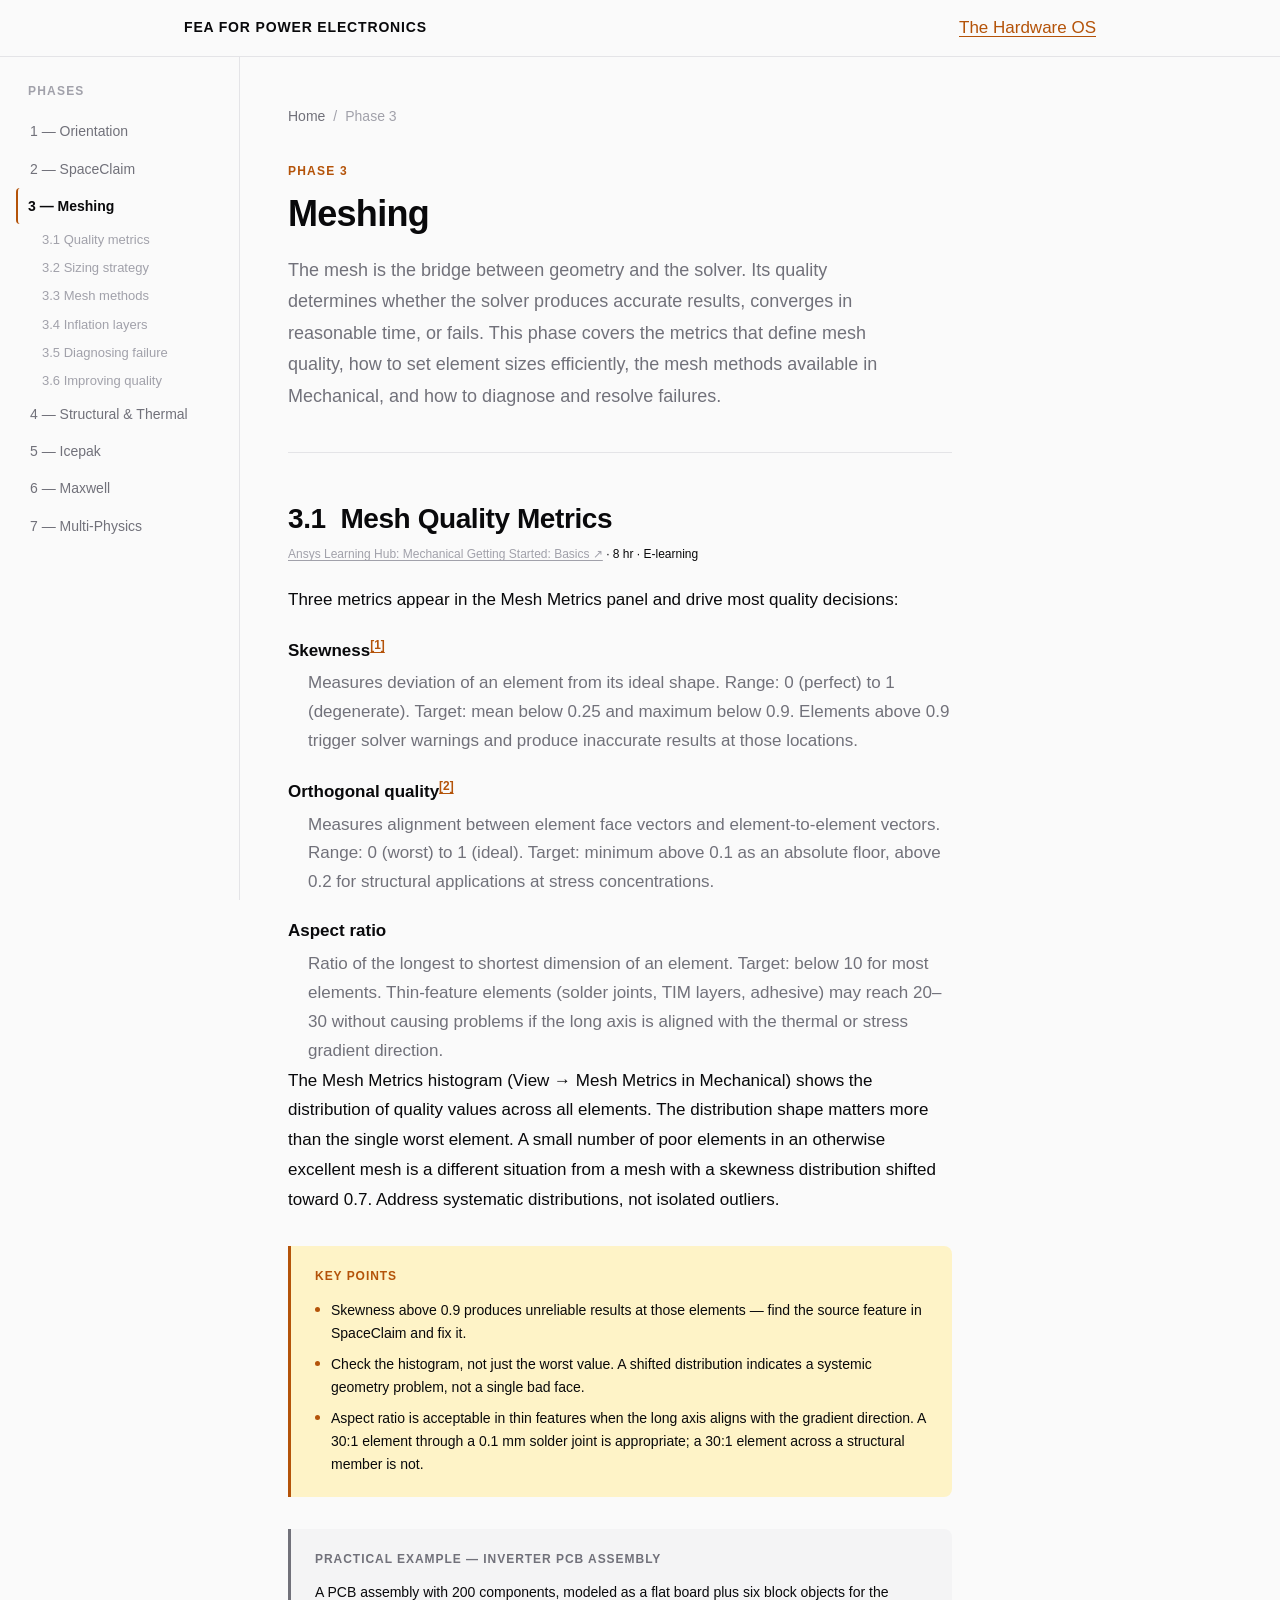
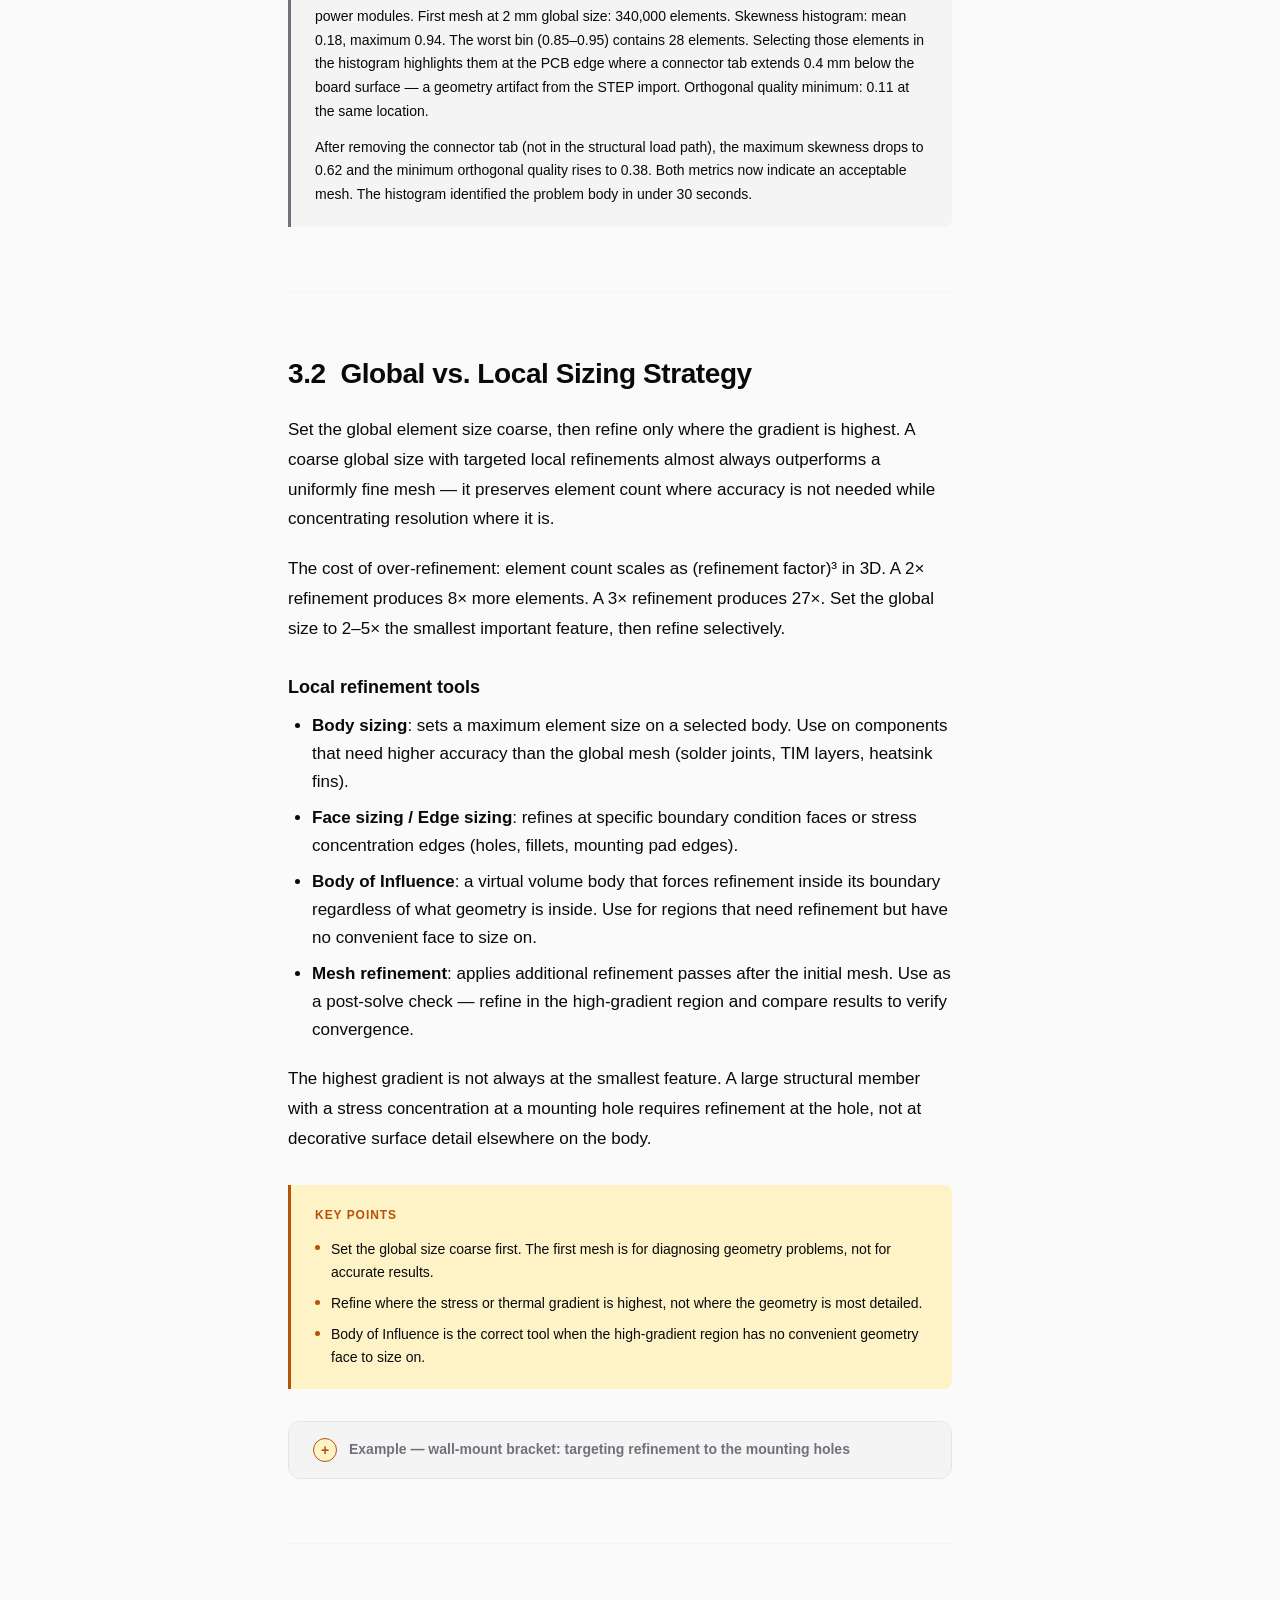
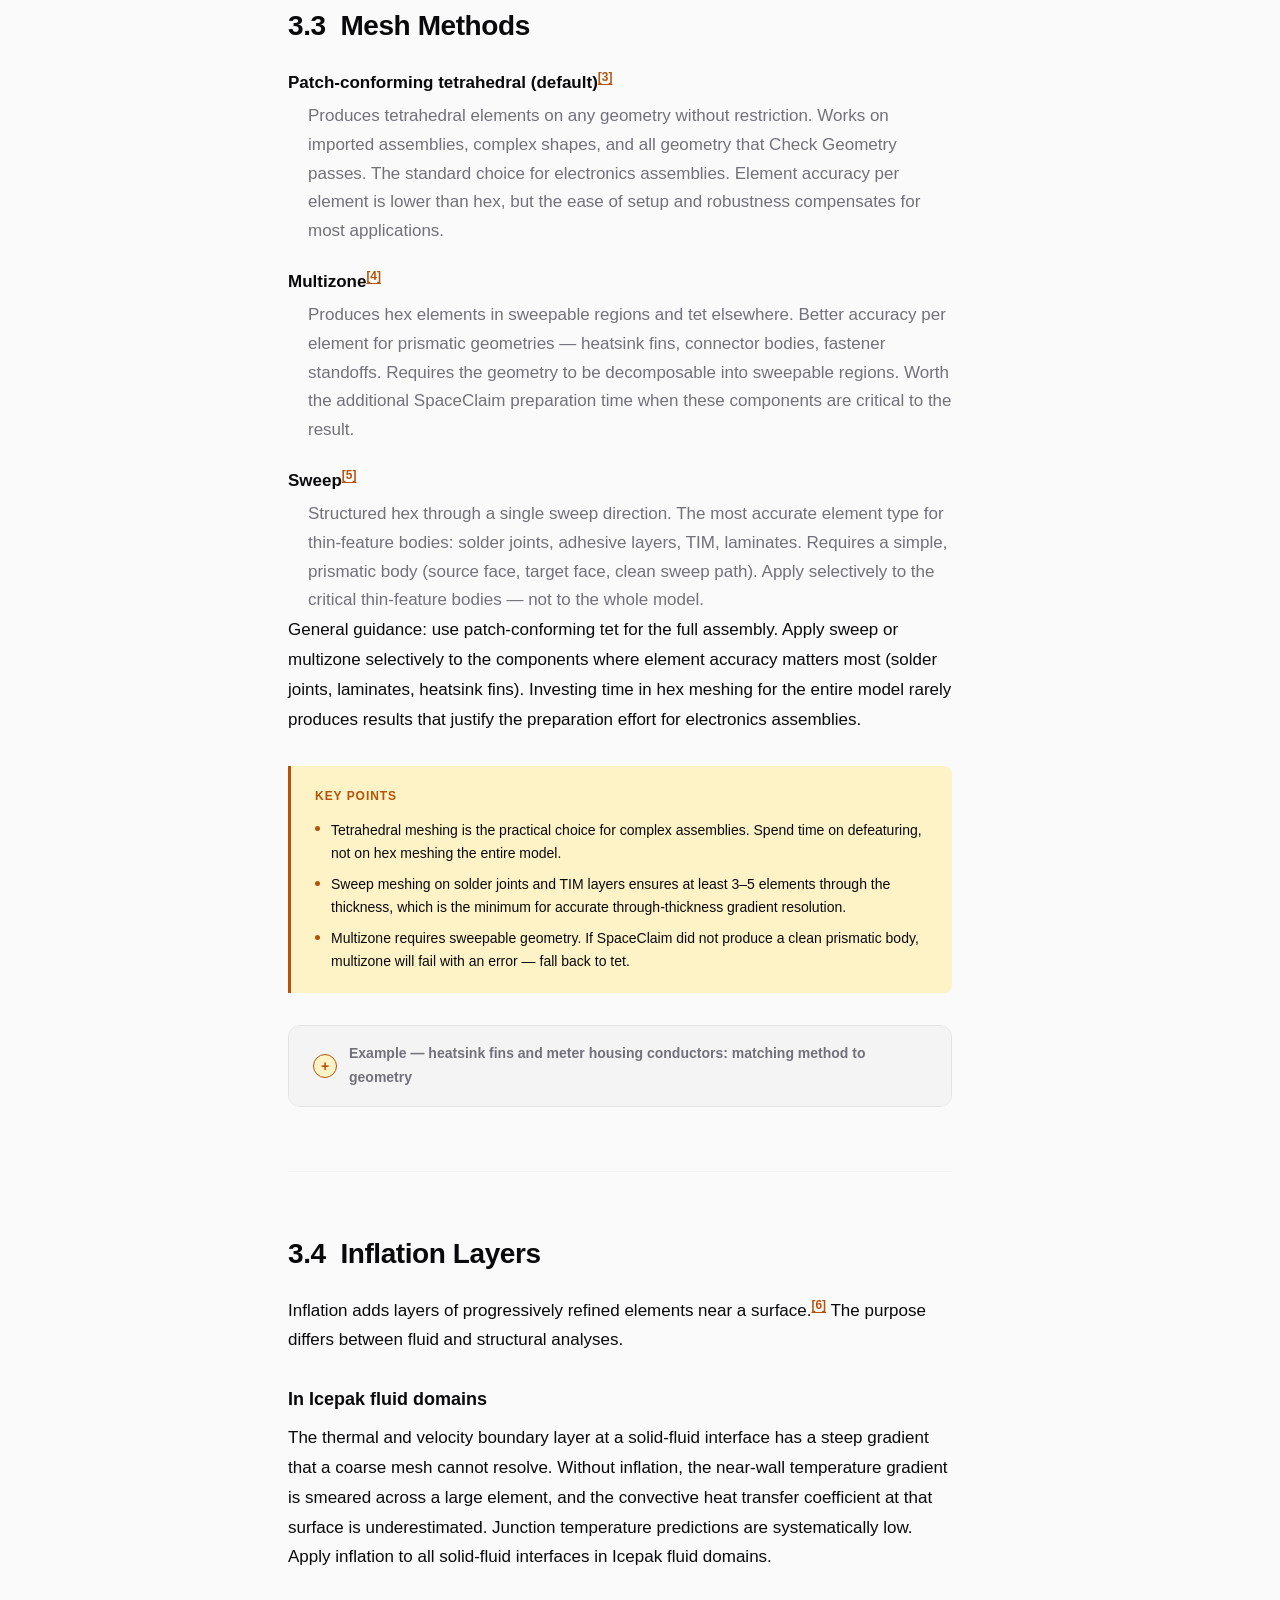
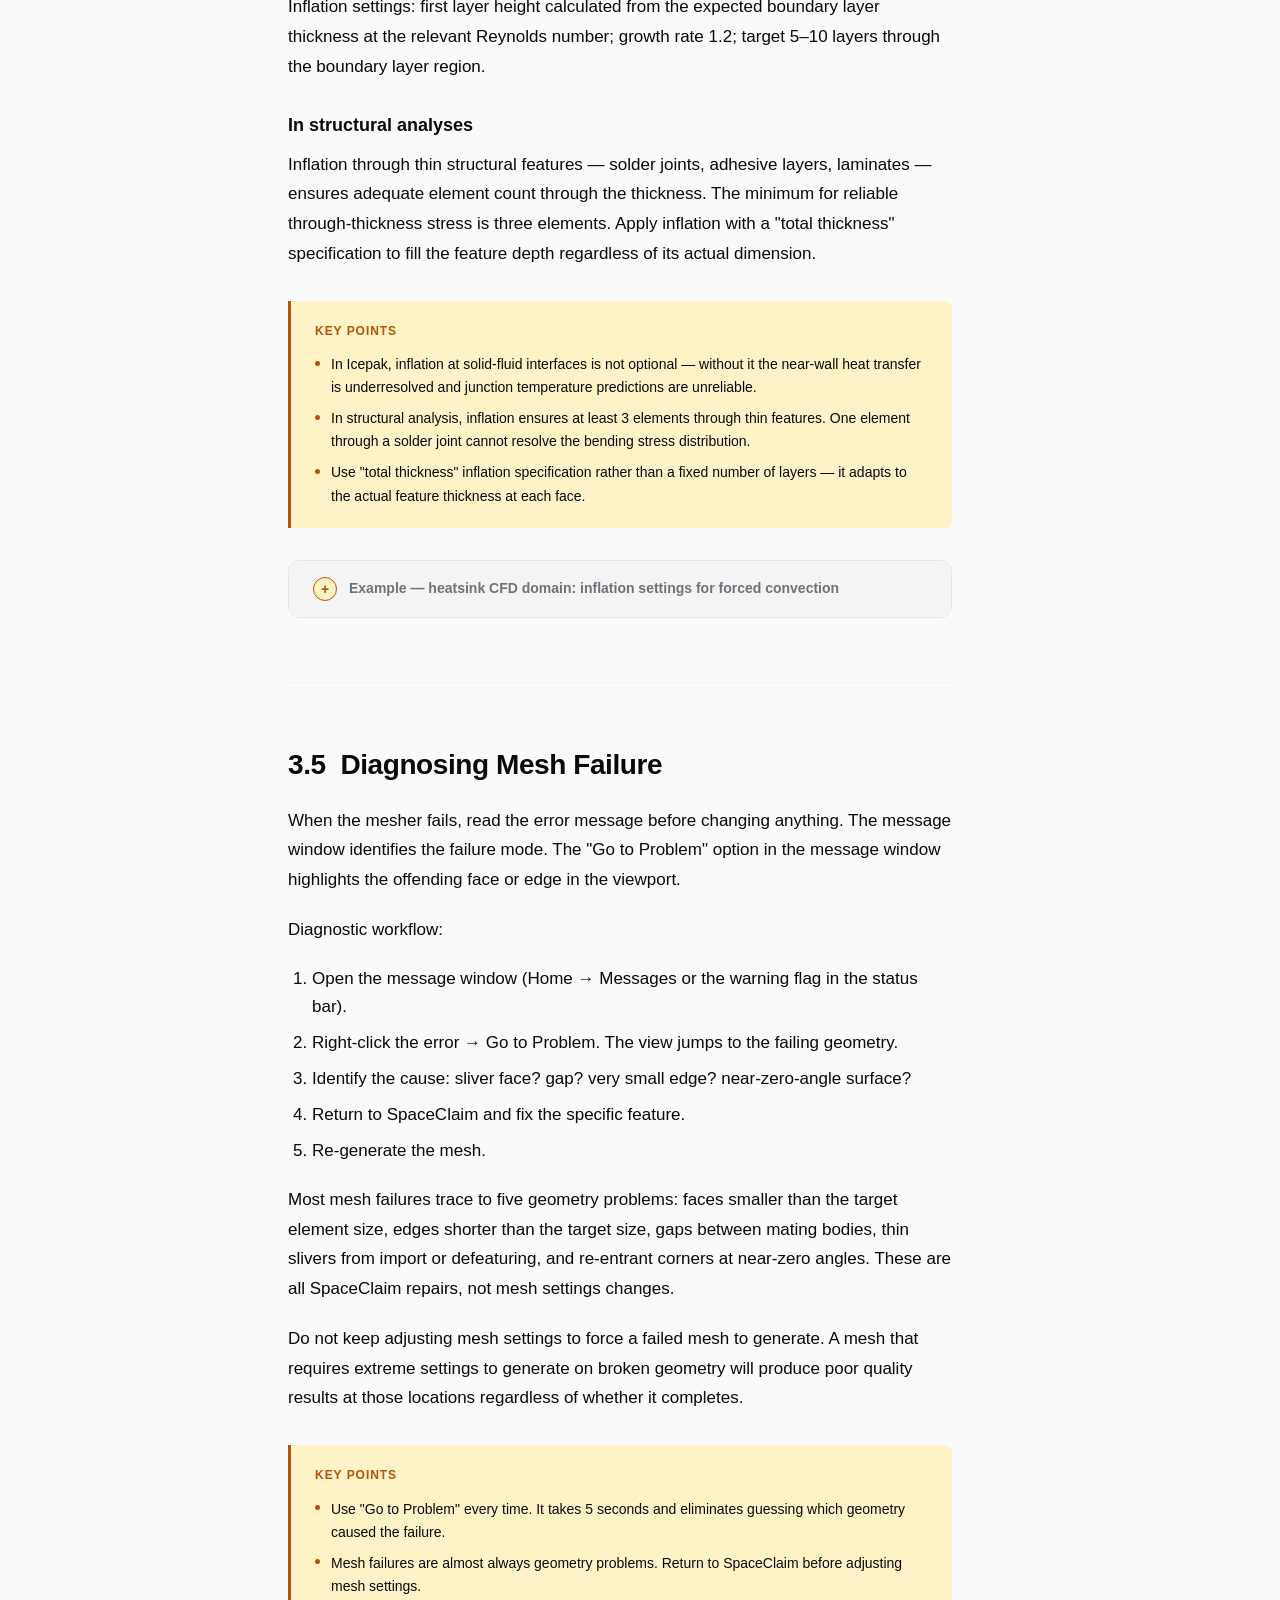
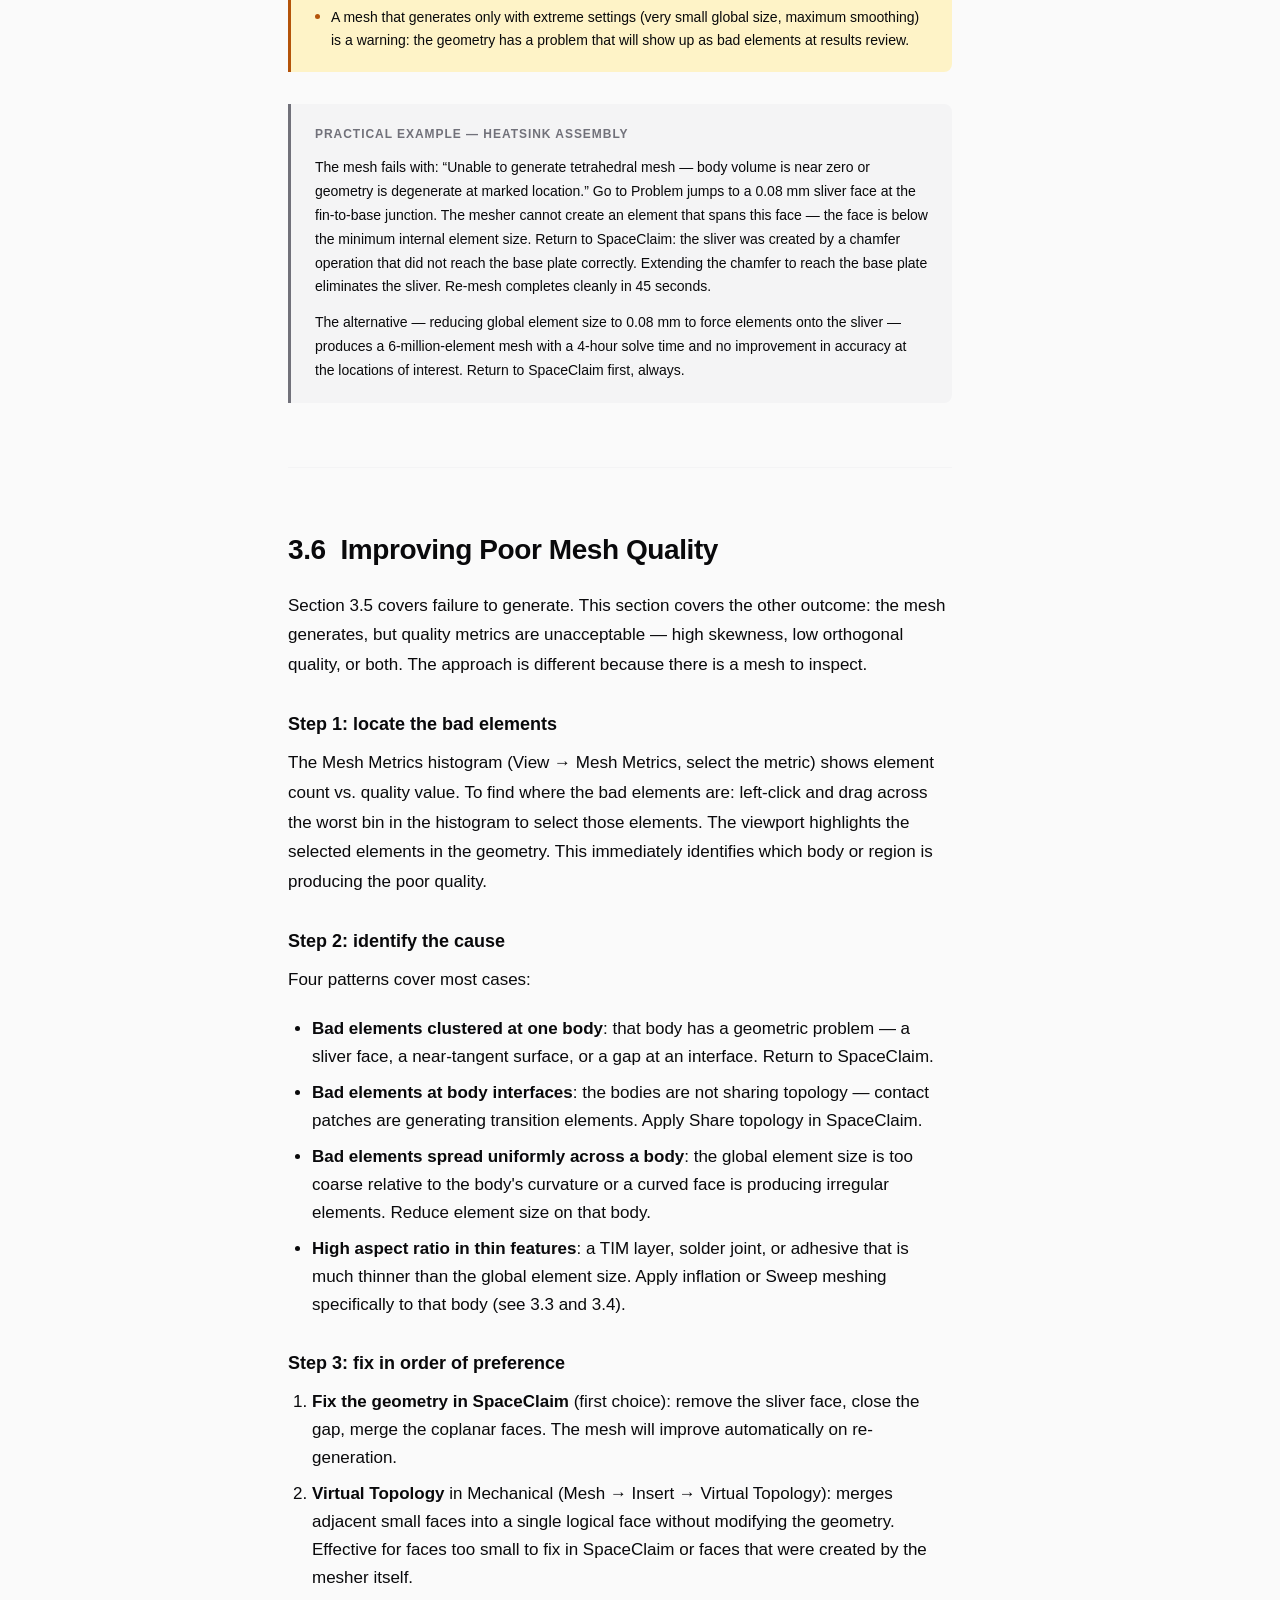
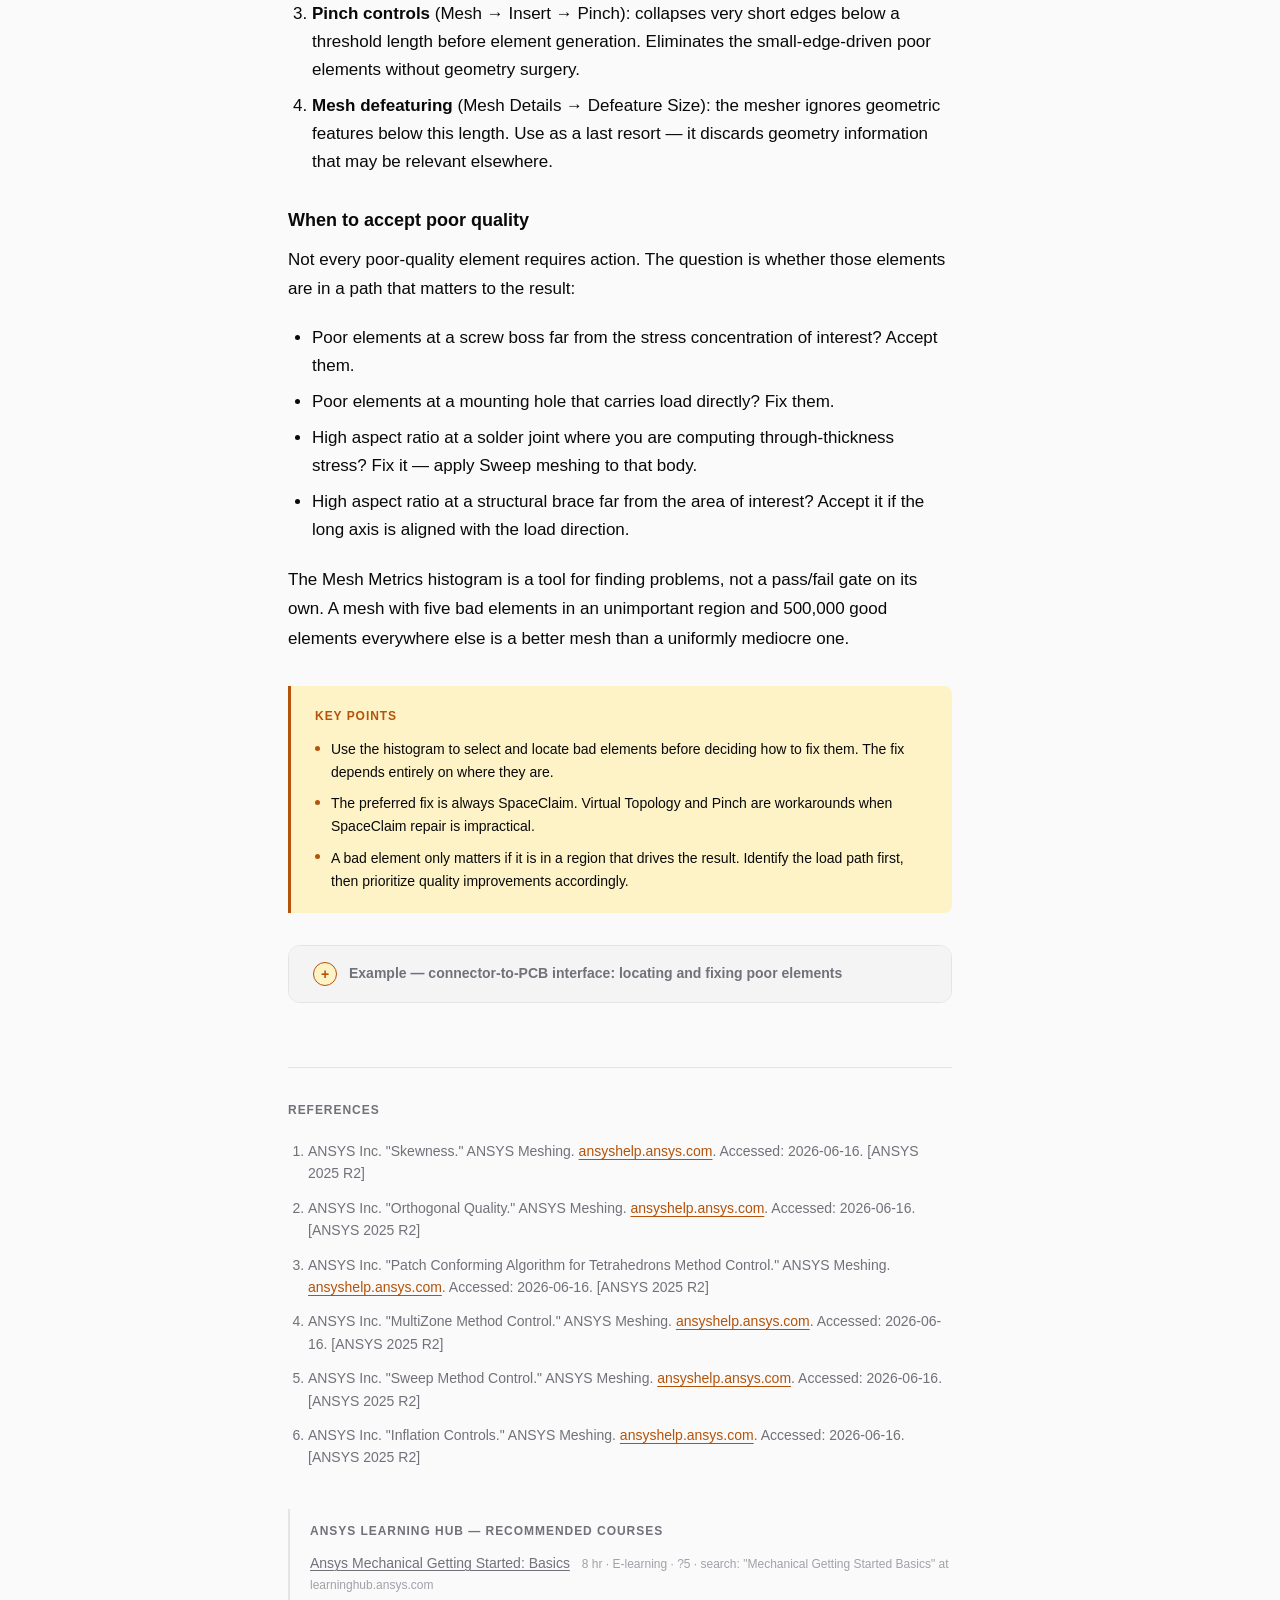
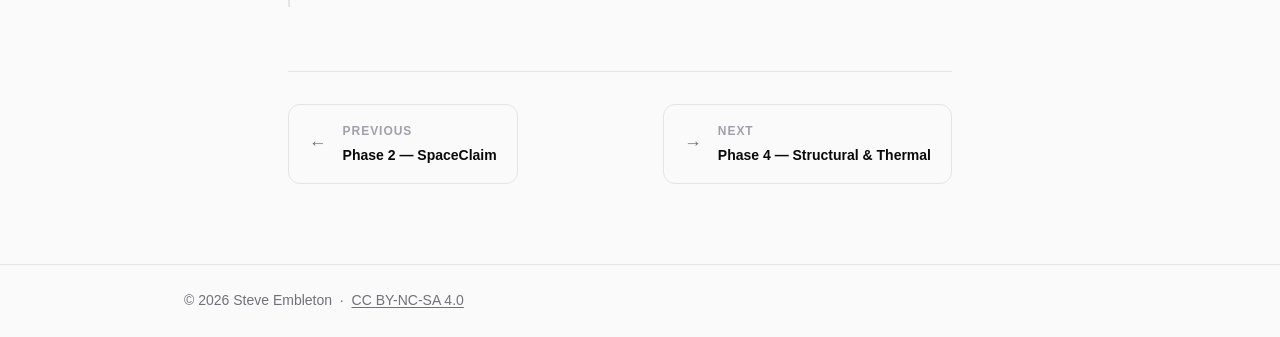
<file: phase-3/index.html>
<!DOCTYPE html>
<html lang="en">
<head>
  <meta charset="UTF-8">
  <meta name="viewport" content="width=device-width, initial-scale=1.0">
  <meta name="color-scheme" content="light dark">
  <meta name="description" content="Mesh quality metrics, sizing strategy, mesh methods, inflation layers, and troubleshooting in ANSYS Mechanical.">
  <link rel="canonical" href="https://simulation.thehardwareos.com/phase-3/">
  <title>Phase 3: Meshing &mdash; FEA for Power Electronics</title>  <link rel="stylesheet" href="../assets/css/style.css">
</head>
<body>
  <header class="site-header" role="banner">
    <div class="container">
      <a href="../" class="site-logo">FEA for Power Electronics</a>
      <a href="https://thehardwareos.com" class="site-parent-link" rel="noopener">The Hardware OS</a>
    </div>
  </header>

  <div class="page-wrap">
    <nav class="sidebar" aria-label="Course navigation">
      <span class="sidebar-label">Phases</span>
      <ol class="nav-phases">
        <li class="nav-phase"><a href="../phase-1/">1 &mdash; Orientation</a></li>
        <li class="nav-phase"><a href="../phase-2/">2 &mdash; SpaceClaim</a></li>
        <li class="nav-phase is-active">
          <a href="../phase-3/">3 &mdash; Meshing</a>
          <ol class="nav-sub">
            <li><a href="#quality-metrics">3.1 Quality metrics</a></li>
            <li><a href="#sizing-strategy">3.2 Sizing strategy</a></li>
            <li><a href="#mesh-methods">3.3 Mesh methods</a></li>
            <li><a href="#inflation">3.4 Inflation layers</a></li>
            <li><a href="#failure-diagnosis">3.5 Diagnosing failure</a></li>
            <li><a href="#quality-improvement">3.6 Improving quality</a></li>
          </ol>
        </li>
        <li class="nav-phase"><a href="../phase-4/">4 &mdash; Structural &amp; Thermal</a></li>
        <li class="nav-phase"><a href="../phase-5/">5 &mdash; Icepak</a></li>
        <li class="nav-phase"><a href="../phase-6/">6 &mdash; Maxwell</a></li>
        <li class="nav-phase"><a href="../phase-7/">7 &mdash; Multi-Physics</a></li>
      </ol>
    </nav>

    <main class="content-main" id="main-content">
      <nav class="breadcrumb" aria-label="Breadcrumb">
        <a href="../">Home</a>
        <span class="breadcrumb-sep" aria-hidden="true">/</span>
        <span aria-current="page">Phase 3</span>
      </nav>

      <header class="phase-header">
        <span class="phase-label">Phase 3</span>
        <h1>Meshing</h1>
        <p class="phase-intro">
          The mesh is the bridge between geometry and the solver. Its quality determines
          whether the solver produces accurate results, converges in reasonable time, or
          fails. This phase covers the metrics that define mesh quality, how to set element
          sizes efficiently, the mesh methods available in Mechanical, and how to diagnose
          and resolve failures.
        </p>
      </header>

      <section class="topic" id="quality-metrics">
          <h2>3.1 &nbsp;Mesh Quality Metrics</h2>
          <p class="hub-inline-ref"><a href="https://learninghub.ansys.com" target="_blank" rel="noopener">Ansys Learning Hub: Mechanical Getting Started: Basics &#8599;</a> &middot; 8&nbsp;hr &middot; E-learning</p>

          <p>
          Three metrics appear in the Mesh Metrics panel and drive most quality decisions:
        </p>

        <dl>
          <dt>Skewness<sup class="cite"><a href="#ref-1">[1]</a></sup></dt>
          <dd>Measures deviation of an element from its ideal shape. Range: 0 (perfect)
              to 1 (degenerate). Target: mean below 0.25 and maximum below 0.9. Elements
              above 0.9 trigger solver warnings and produce inaccurate results at those
              locations.</dd>

          <dt>Orthogonal quality<sup class="cite"><a href="#ref-2">[2]</a></sup></dt>
          <dd>Measures alignment between element face vectors and element-to-element vectors.
              Range: 0 (worst) to 1 (ideal). Target: minimum above 0.1 as an absolute floor,
              above 0.2 for structural applications at stress concentrations.</dd>

          <dt>Aspect ratio</dt>
          <dd>Ratio of the longest to shortest dimension of an element. Target: below 10
              for most elements. Thin-feature elements (solder joints, TIM layers, adhesive)
              may reach 20&ndash;30 without causing problems if the long axis is aligned with the
              thermal or stress gradient direction.</dd>
        </dl>

        <p>
          The Mesh Metrics histogram (View &rarr; Mesh Metrics in Mechanical) shows the
          distribution of quality values across all elements. The distribution shape matters
          more than the single worst element. A small number of poor elements in an otherwise
          excellent mesh is a different situation from a mesh with a skewness distribution
          shifted toward 0.7. Address systematic distributions, not isolated outliers.
        </p>

        <aside class="key-points" aria-label="Key points for 3.1">
          <span class="key-points-label">Key points</span>
          <ul>
            <li>Skewness above 0.9 produces unreliable results at those elements &mdash; find
                the source feature in SpaceClaim and fix it.</li>
            <li>Check the histogram, not just the worst value. A shifted distribution
                indicates a systemic geometry problem, not a single bad face.</li>
            <li>Aspect ratio is acceptable in thin features when the long axis aligns with
                the gradient direction. A 30:1 element through a 0.1&nbsp;mm solder joint
                is appropriate; a 30:1 element across a structural member is not.</li>
          </ul>
        </aside>

        <aside class="example-note" aria-label="Example: inverter PCB assembly">
          <span class="example-note-label">Practical example &mdash; inverter PCB assembly</span>
          <p>A PCB assembly with 200 components, modeled as a flat board plus six block objects
            for the power modules. First mesh at 2&nbsp;mm global size: 340,000 elements. Skewness
            histogram: mean 0.18, maximum 0.94. The worst bin (0.85&ndash;0.95) contains 28 elements.
            Selecting those elements in the histogram highlights them at the PCB edge where a
            connector tab extends 0.4&nbsp;mm below the board surface &mdash; a geometry artifact
            from the STEP import. Orthogonal quality minimum: 0.11 at the same location.</p>
          <p>After removing the connector tab (not in the structural load path), the maximum
            skewness drops to 0.62 and the minimum orthogonal quality rises to 0.38. Both metrics
            now indicate an acceptable mesh. The histogram identified the problem body in under
            30 seconds.</p>
        </aside>
      </section>

      <section class="topic" id="sizing-strategy">
        <h2>3.2 &nbsp;Global vs. Local Sizing Strategy</h2>

        <p>
          Set the global element size coarse, then refine only where the gradient is
          highest. A coarse global size with targeted local refinements almost always
          outperforms a uniformly fine mesh &mdash; it preserves element count where accuracy
          is not needed while concentrating resolution where it is.
        </p>

        <p>
          The cost of over-refinement: element count scales as (refinement factor)&sup3; in 3D.
          A 2&times; refinement produces 8&times; more elements. A 3&times; refinement produces
          27&times;. Set the global size to 2&ndash;5&times; the smallest important feature, then
          refine selectively.
        </p>

        <h3>Local refinement tools</h3>
        <ul>
          <li><strong>Body sizing</strong>: sets a maximum element size on a selected body.
              Use on components that need higher accuracy than the global mesh (solder joints,
              TIM layers, heatsink fins).</li>
          <li><strong>Face sizing / Edge sizing</strong>: refines at specific boundary condition
              faces or stress concentration edges (holes, fillets, mounting pad edges).</li>
          <li><strong>Body of Influence</strong>: a virtual volume body that forces refinement
              inside its boundary regardless of what geometry is inside. Use for regions that
              need refinement but have no convenient face to size on.</li>
          <li><strong>Mesh refinement</strong>: applies additional refinement passes after the
              initial mesh. Use as a post-solve check &mdash; refine in the high-gradient region and
              compare results to verify convergence.</li>
        </ul>

        <p>
          The highest gradient is not always at the smallest feature. A large structural
          member with a stress concentration at a mounting hole requires refinement at the
          hole, not at decorative surface detail elsewhere on the body.
        </p>

        <aside class="key-points" aria-label="Key points for 3.2">
          <span class="key-points-label">Key points</span>
          <ul>
            <li>Set the global size coarse first. The first mesh is for diagnosing geometry
                problems, not for accurate results.</li>
            <li>Refine where the stress or thermal gradient is highest, not where the
                geometry is most detailed.</li>
            <li>Body of Influence is the correct tool when the high-gradient region has
                no convenient geometry face to size on.</li>
          </ul>
        </aside>

        <details class="example-block">
          <summary>Example &mdash; wall-mount bracket: targeting refinement to the mounting holes</summary>
          <div class="example-content">
            <p>A wall-mount bracket for a 30&nbsp;kg enclosure: 400&nbsp;mm &times; 200&nbsp;mm &times; 6&nbsp;mm cast aluminium with four M8 mounting holes at the corners and a central cable pass-through slot.</p>
            <p>Sizing strategy:</p>
            <ol>
              <li><strong>Global size: 8&nbsp;mm.</strong> Gives one element through the bracket thickness. Covers all geometry. Element count: ~18,000. Goal is geometry problem detection, not accurate results.</li>
              <li><strong>Face sizing at the four M8 hole edges: 1&nbsp;mm.</strong> These are the highest-stress locations under the gravity + seismic load &mdash; the constraint is applied here and the stress gradient is steepest at the hole boundary.</li>
              <li><strong>Body of Influence around each hole: 10&nbsp;mm sphere, 2&nbsp;mm size.</strong> Transitions the 1&nbsp;mm hole mesh to the 8&nbsp;mm global mesh over a short distance, without requiring manual face sizing on every adjacent face.</li>
              <li><strong>No refinement at the cable slot.</strong> The slot is remote from the load path (the mounting holes carry all reaction force) and the slot edge stress is not a design-limiting quantity.</li>
            </ol>
            <p>Result: targeted mesh has 42,000 elements vs 310,000 elements for a uniform 1&nbsp;mm mesh. Peak stress at the mounting holes differs by less than 3% between the two meshes. The targeted approach is 7&times; faster to solve with equivalent accuracy at the critical location.</p>
          </div>
        </details>
      </section>

      <section class="topic" id="mesh-methods">
        <h2>3.3 &nbsp;Mesh Methods</h2>

        <dl>
          <dt>Patch-conforming tetrahedral (default)<sup class="cite"><a href="#ref-3">[3]</a></sup></dt>
          <dd>Produces tetrahedral elements on any geometry without restriction. Works on
              imported assemblies, complex shapes, and all geometry that Check Geometry
              passes. The standard choice for electronics assemblies. Element accuracy per
              element is lower than hex, but the ease of setup and robustness compensates
              for most applications.</dd>

          <dt>Multizone<sup class="cite"><a href="#ref-4">[4]</a></sup></dt>
          <dd>Produces hex elements in sweepable regions and tet elsewhere. Better accuracy
              per element for prismatic geometries &mdash; heatsink fins, connector bodies, fastener
              standoffs. Requires the geometry to be decomposable into sweepable regions.
              Worth the additional SpaceClaim preparation time when these components are
              critical to the result.</dd>

          <dt>Sweep<sup class="cite"><a href="#ref-5">[5]</a></sup></dt>
          <dd>Structured hex through a single sweep direction. The most accurate element type
              for thin-feature bodies: solder joints, adhesive layers, TIM, laminates. Requires
              a simple, prismatic body (source face, target face, clean sweep path). Apply
              selectively to the critical thin-feature bodies &mdash; not to the whole model.</dd>
        </dl>

        <p>
          General guidance: use patch-conforming tet for the full assembly. Apply sweep or
          multizone selectively to the components where element accuracy matters most (solder
          joints, laminates, heatsink fins). Investing time in hex meshing for the entire
          model rarely produces results that justify the preparation effort for electronics
          assemblies.
        </p>

        <aside class="key-points" aria-label="Key points for 3.3">
          <span class="key-points-label">Key points</span>
          <ul>
            <li>Tetrahedral meshing is the practical choice for complex assemblies. Spend
                time on defeaturing, not on hex meshing the entire model.</li>
            <li>Sweep meshing on solder joints and TIM layers ensures at least 3&ndash;5 elements
                through the thickness, which is the minimum for accurate through-thickness
                gradient resolution.</li>
            <li>Multizone requires sweepable geometry. If SpaceClaim did not produce a clean
                prismatic body, multizone will fail with an error &mdash; fall back to tet.</li>
          </ul>
        </aside>

        <details class="example-block">
          <summary>Example &mdash; heatsink fins and meter housing conductors: matching method to geometry</summary>
          <div class="example-content">
            <p>Two components that benefit from non-default meshing:</p>
            <p><strong>Heatsink fins (cast-Al, 40&nbsp;mm high, 1.5&nbsp;mm thick, 5&nbsp;mm pitch):</strong> the fin body is prismatic &mdash; a constant cross-section swept along the fin height. Apply Multizone to the fin bodies. The result is hex elements aligned with the fin height direction, which is also the primary thermal gradient direction. Hex elements aligned with the gradient require approximately 60% fewer elements than tet to achieve the same gradient resolution in the fin cross-section.</p>
            <p><strong>Meter housing conductors (circular cross-section, 12&nbsp;mm diameter):</strong> round conductors mesh poorly with tet &mdash; the circular cross-section produces high aspect-ratio elements near the centre. Apply Sweep using the circular face as the source. The sweep generates hex elements aligned with the current flow direction (axially), which is also the direction of the current density gradient in the DC conduction solve.</p>
            <p><strong>Assembly body:</strong> patch-conforming tet for the housing, fasteners, and air region. These have complex imported geometry that is not sweepable.</p>
            <p>Element count comparison for one conductor cross-section: patch-conforming tet produces ~1,200 elements at worst-case skewness 0.71. Sweep produces 480 elements at skewness 0.02 &mdash; 2.5&times; fewer elements and 35&times; better quality at the same conductor body.</p>
          </div>
        </details>
      </section>

      <section class="topic" id="inflation">
        <h2>3.4 &nbsp;Inflation Layers</h2>

        <p>
          Inflation adds layers of progressively refined elements near a surface.<sup class="cite"><a href="#ref-6">[6]</a></sup>
          The purpose differs between fluid and structural analyses.
        </p>

        <h3>In Icepak fluid domains</h3>
        <p>
          The thermal and velocity boundary layer at a solid-fluid interface has a steep
          gradient that a coarse mesh cannot resolve. Without inflation, the near-wall
          temperature gradient is smeared across a large element, and the convective heat
          transfer coefficient at that surface is underestimated. Junction temperature
          predictions are systematically low. Apply inflation to all solid-fluid interfaces
          in Icepak fluid domains.
        </p>
        <p>
          Inflation settings: first layer height calculated from the expected boundary layer
          thickness at the relevant Reynolds number; growth rate 1.2; target 5&ndash;10 layers
          through the boundary layer region.
        </p>

        <h3>In structural analyses</h3>
        <p>
          Inflation through thin structural features &mdash; solder joints, adhesive layers,
          laminates &mdash; ensures adequate element count through the thickness. The minimum
          for reliable through-thickness stress is three elements. Apply inflation with a
          "total thickness" specification to fill the feature depth regardless of its
          actual dimension.
        </p>

        <aside class="key-points" aria-label="Key points for 3.4">
          <span class="key-points-label">Key points</span>
          <ul>
            <li>In Icepak, inflation at solid-fluid interfaces is not optional &mdash; without it
                the near-wall heat transfer is underresolved and junction temperature
                predictions are unreliable.</li>
            <li>In structural analysis, inflation ensures at least 3 elements through thin
                features. One element through a solder joint cannot resolve the bending
                stress distribution.</li>
            <li>Use "total thickness" inflation specification rather than a fixed number of
                layers &mdash; it adapts to the actual feature thickness at each face.</li>
          </ul>
        </aside>

        <details class="example-block">
          <summary>Example &mdash; heatsink CFD domain: inflation settings for forced convection</summary>
          <div class="example-content">
            <p>A cast-Al heatsink: fins 40&nbsp;mm high, 1.5&nbsp;mm thick, 5&nbsp;mm pitch. Forced convection at 2&nbsp;m/s inlet velocity. Hydraulic diameter of a fin channel: D<sub>h</sub> = 2 &times; (1.5 &times; 3.5)/(1.5 + 3.5) = 2.1&nbsp;mm. Re &asymp; 290 &mdash; laminar flow.</p>
            <p>Inflation setup at the fin surfaces:</p>
            <ol>
              <li><strong>First layer height: 0.05&nbsp;mm.</strong> Targets y<sup>+</sup> &asymp; 1 for laminar near-wall resolution. The thermal boundary layer in a 2&nbsp;m/s, 40&nbsp;mm long fin channel is developing and thin &mdash; the first layer must be inside the viscous sublayer.</li>
              <li><strong>Growth rate: 1.2.</strong> Each layer is 1.2&times; the previous. Conservative enough to avoid quality problems at the transition to the bulk mesh.</li>
              <li><strong>Number of layers: 8.</strong> The eighth layer reaches approximately 0.22&nbsp;mm, at which point the bulk mesh elements are 1&nbsp;mm. Aspect ratio at the last inflation layer: ~4.5. Acceptable.</li>
              <li><strong>Applied to:</strong> all fin faces, fin tips, and heatsink base plate &mdash; all solid-fluid interfaces.</li>
            </ol>
            <p>Without inflation at these settings, the near-wall temperature gradient is smeared over the first 1&nbsp;mm element. The computed heat transfer coefficient at the fin surface is underestimated by approximately 30&ndash;40%, and junction temperature predictions are correspondingly non-conservative.</p>
          </div>
        </details>
      </section>

      <section class="topic" id="failure-diagnosis">
        <h2>3.5 &nbsp;Diagnosing Mesh Failure</h2>

        <p>
          When the mesher fails, read the error message before changing anything. The message
          window identifies the failure mode. The "Go to Problem" option in the message
          window highlights the offending face or edge in the viewport.
        </p>

        <p>
          Diagnostic workflow:
        </p>
        <ol>
          <li>Open the message window (Home &rarr; Messages or the warning flag in the status bar).</li>
          <li>Right-click the error &rarr; Go to Problem. The view jumps to the failing geometry.</li>
          <li>Identify the cause: sliver face? gap? very small edge? near-zero-angle surface?</li>
          <li>Return to SpaceClaim and fix the specific feature.</li>
          <li>Re-generate the mesh.</li>
        </ol>

        <p>
          Most mesh failures trace to five geometry problems: faces smaller than the target
          element size, edges shorter than the target size, gaps between mating bodies,
          thin slivers from import or defeaturing, and re-entrant corners at near-zero angles.
          These are all SpaceClaim repairs, not mesh settings changes.
        </p>

        <p>
          Do not keep adjusting mesh settings to force a failed mesh to generate. A mesh that
          requires extreme settings to generate on broken geometry will produce poor quality
          results at those locations regardless of whether it completes.
        </p>

        <aside class="key-points" aria-label="Key points for 3.5">
          <span class="key-points-label">Key points</span>
          <ul>
            <li>Use "Go to Problem" every time. It takes 5 seconds and eliminates guessing
                which geometry caused the failure.</li>
            <li>Mesh failures are almost always geometry problems. Return to SpaceClaim
                before adjusting mesh settings.</li>
            <li>A mesh that generates only with extreme settings (very small global size,
                maximum smoothing) is a warning: the geometry has a problem that will
                show up as bad elements at results review.</li>
          </ul>
        </aside>

        <aside class="example-note" aria-label="Example: heatsink assembly mesh failure">
          <span class="example-note-label">Practical example &mdash; heatsink assembly</span>
          <p>The mesh fails with: &ldquo;Unable to generate tetrahedral mesh &mdash; body volume
            is near zero or geometry is degenerate at marked location.&rdquo; Go to Problem
            jumps to a 0.08&nbsp;mm sliver face at the fin-to-base junction. The mesher cannot
            create an element that spans this face &mdash; the face is below the minimum internal
            element size. Return to SpaceClaim: the sliver was created by a chamfer operation
            that did not reach the base plate correctly. Extending the chamfer to reach the base
            plate eliminates the sliver. Re-mesh completes cleanly in 45 seconds.</p>
          <p>The alternative &mdash; reducing global element size to 0.08&nbsp;mm to force elements
            onto the sliver &mdash; produces a 6-million-element mesh with a 4-hour solve time
            and no improvement in accuracy at the locations of interest. Return to SpaceClaim
            first, always.</p>
        </aside>
      </section>


      <section class="topic" id="quality-improvement">
        <h2>3.6 &nbsp;Improving Poor Mesh Quality</h2>

        <p>
          Section 3.5 covers failure to generate. This section covers the other outcome:
          the mesh generates, but quality metrics are unacceptable &mdash; high skewness, low
          orthogonal quality, or both. The approach is different because there is a mesh
          to inspect.
        </p>

        <h3>Step 1: locate the bad elements</h3>
        <p>
          The Mesh Metrics histogram (View &rarr; Mesh Metrics, select the metric)
          shows element count vs. quality value. To find where the bad elements are:
          left-click and drag across the worst bin in the histogram to select those elements.
          The viewport highlights the selected elements in the geometry. This immediately
          identifies which body or region is producing the poor quality.
        </p>

        <h3>Step 2: identify the cause</h3>
        <p>
          Four patterns cover most cases:
        </p>
        <ul>
          <li><strong>Bad elements clustered at one body</strong>: that body has a geometric
              problem &mdash; a sliver face, a near-tangent surface, or a gap at an interface.
              Return to SpaceClaim.</li>
          <li><strong>Bad elements at body interfaces</strong>: the bodies are not sharing
              topology &mdash; contact patches are generating transition elements. Apply Share
              topology in SpaceClaim.</li>
          <li><strong>Bad elements spread uniformly across a body</strong>: the global element
              size is too coarse relative to the body's curvature or a curved face is
              producing irregular elements. Reduce element size on that body.</li>
          <li><strong>High aspect ratio in thin features</strong>: a TIM layer, solder joint,
              or adhesive that is much thinner than the global element size. Apply inflation
              or Sweep meshing specifically to that body (see 3.3 and 3.4).</li>
        </ul>

        <h3>Step 3: fix in order of preference</h3>
        <ol>
          <li><strong>Fix the geometry in SpaceClaim</strong> (first choice): remove the
              sliver face, close the gap, merge the coplanar faces. The mesh will improve
              automatically on re-generation.</li>
          <li><strong>Virtual Topology</strong> in Mechanical (Mesh &rarr; Insert &rarr;
              Virtual Topology): merges adjacent small faces into a single logical face
              without modifying the geometry. Effective for faces too small to fix in
              SpaceClaim or faces that were created by the mesher itself.</li>
          <li><strong>Pinch controls</strong> (Mesh &rarr; Insert &rarr; Pinch): collapses
              very short edges below a threshold length before element generation.
              Eliminates the small-edge-driven poor elements without geometry surgery.</li>
          <li><strong>Mesh defeaturing</strong> (Mesh Details &rarr; Defeature Size): the
              mesher ignores geometric features below this length. Use as a last resort &mdash;
              it discards geometry information that may be relevant elsewhere.</li>
        </ol>

        <h3>When to accept poor quality</h3>
        <p>
          Not every poor-quality element requires action. The question is whether those
          elements are in a path that matters to the result:
        </p>
        <ul>
          <li>Poor elements at a screw boss far from the stress concentration of interest?
              Accept them.</li>
          <li>Poor elements at a mounting hole that carries load directly? Fix them.</li>
          <li>High aspect ratio at a solder joint where you are computing through-thickness
              stress? Fix it &mdash; apply Sweep meshing to that body.</li>
          <li>High aspect ratio at a structural brace far from the area of interest?
              Accept it if the long axis is aligned with the load direction.</li>
        </ul>
        <p>
          The Mesh Metrics histogram is a tool for finding problems, not a pass/fail gate
          on its own. A mesh with five bad elements in an unimportant region and 500,000
          good elements everywhere else is a better mesh than a uniformly mediocre one.
        </p>

        <aside class="key-points" aria-label="Key points for 3.6">
          <span class="key-points-label">Key points</span>
          <ul>
            <li>Use the histogram to select and locate bad elements before deciding how to
                fix them. The fix depends entirely on where they are.</li>
            <li>The preferred fix is always SpaceClaim. Virtual Topology and Pinch are
                workarounds when SpaceClaim repair is impractical.</li>
            <li>A bad element only matters if it is in a region that drives the result.
                Identify the load path first, then prioritize quality improvements accordingly.</li>
          </ul>
        </aside>

        <details class="example-block">
          <summary>Example &mdash; connector-to-PCB interface: locating and fixing poor elements</summary>
          <div class="example-content">
            <p>A board-mounted power connector on a 2&nbsp;mm PCB. The connector footprint is an irregular polygon with short edges (0.3&nbsp;mm) at one corner. The mesh generates successfully but the skewness histogram shows 340 elements above 0.85.</p>
            <ol>
              <li><strong>Locate:</strong> in Mesh Metrics, drag to select the >0.85 skewness bin. The viewport highlights a cluster at one corner of the connector footprint &mdash; not distributed across the board.</li>
              <li><strong>Diagnose:</strong> zoom to the highlighted region. A 0.28&nbsp;mm edge at the connector footprint corner is forcing transition elements smaller than the 1&nbsp;mm body sizing on the connector.</li>
              <li><strong>Fix option A &mdash; SpaceClaim:</strong> merge the 0.28&nbsp;mm edge with the adjacent 2.1&nbsp;mm edge (Design &rarr; Pull &rarr; Merge Edges). This replaces both with a single 2.38&nbsp;mm edge. Re-mesh: maximum skewness drops from 0.89 to 0.42.</li>
              <li><strong>Fix option B &mdash; Virtual Topology:</strong> if the edge must remain (load-bearing, or referenced by a boundary condition), apply Virtual Topology (Mesh &rarr; Insert &rarr; Virtual Topology) and merge the two adjacent small faces around the bad corner. The mesher treats the merged region as a single face. Maximum skewness drops from 0.89 to 0.51 without modifying SpaceClaim geometry.</li>
            </ol>
            <p>This connector footprint is at the PCB edge, remote from the clamping bolts. The remaining skewness of 0.42&ndash;0.51 is acceptable for the transportation analysis. If the connector were at a bolt location carrying primary load, SpaceClaim repair would be required.</p>
          </div>
        </details>
      </section>

      <section class="references" aria-label="References">
        <h2>References</h2>
        <ol>
          <li id="ref-1">ANSYS Inc. "Skewness." ANSYS Meshing. <a href="https://ansyshelp.ansys.com/public/Views/Secured/corp/v252/en/wb_msh/msh_skewness.html" rel="noopener">ansyshelp.ansys.com</a>. Accessed: 2026-06-16. [ANSYS 2025 R2]</li>
          <li id="ref-2">ANSYS Inc. "Orthogonal Quality." ANSYS Meshing. <a href="https://ansyshelp.ansys.com/public/Views/Secured/corp/v252/en/wb_msh/msh_orthogonal_quality.html" rel="noopener">ansyshelp.ansys.com</a>. Accessed: 2026-06-16. [ANSYS 2025 R2]</li>
          <li id="ref-3">ANSYS Inc. "Patch Conforming Algorithm for Tetrahedrons Method Control." ANSYS Meshing. <a href="https://ansyshelp.ansys.com/public/Views/Secured/corp/v252/en/wb_msh/msh_Patch_Conf_Algor.html" rel="noopener">ansyshelp.ansys.com</a>. Accessed: 2026-06-16. [ANSYS 2025 R2]</li>
          <li id="ref-4">ANSYS Inc. "MultiZone Method Control." ANSYS Meshing. <a href="https://ansyshelp.ansys.com/public/Views/Secured/corp/v252/en/wb_msh/ds_multizone_method_option.html" rel="noopener">ansyshelp.ansys.com</a>. Accessed: 2026-06-16. [ANSYS 2025 R2]</li>
          <li id="ref-5">ANSYS Inc. "Sweep Method Control." ANSYS Meshing. <a href="https://ansyshelp.ansys.com/public/Views/Secured/corp/v252/en/wb_msh/ds_sweep_method_option.html" rel="noopener">ansyshelp.ansys.com</a>. Accessed: 2026-06-16. [ANSYS 2025 R2]</li>
          <li id="ref-6">ANSYS Inc. "Inflation Controls." ANSYS Meshing. <a href="https://ansyshelp.ansys.com/public/Views/Secured/corp/v252/en/wb_msh/msh_specialized_inflation.html" rel="noopener">ansyshelp.ansys.com</a>. Accessed: 2026-06-16. [ANSYS 2025 R2]</li>
        </ol>
      </section>

      <aside class="hub-ref" aria-label="Ansys Learning Hub references">
        <span class="hub-ref__label">Ansys Learning Hub &mdash; recommended courses</span>
        <ul class="hub-ref__list">
          <li>
            <a href="https://learninghub.ansys.com"
               target="_blank" rel="noopener">Ansys Mechanical Getting Started: Basics</a>
            <span class="hub-ref__meta">8&nbsp;hr &middot; E-learning &middot; ?5 &middot; search: "Mechanical Getting Started Basics" at learninghub.ansys.com</span>
          </li>
        </ul>
      </aside>

      <nav class="phase-nav" aria-label="Phase navigation">
        <a href="../phase-2/" class="phase-nav-btn is-prev">
          <span class="nav-arrow" aria-hidden="true">&larr;</span>
          <span class="nav-label">
            <span class="nav-direction">Previous</span>
            <span class="nav-title">Phase 2 &mdash; SpaceClaim</span>
          </span>
        </a>
        <a href="../phase-4/" class="phase-nav-btn is-next">
          <span class="nav-label">
            <span class="nav-direction">Next</span>
            <span class="nav-title">Phase 4 &mdash; Structural &amp; Thermal</span>
          </span>
          <span class="nav-arrow" aria-hidden="true">&rarr;</span>
        </a>
      </nav>
    </main>
  </div>

  <footer class="site-footer" role="contentinfo">
    <div class="container">
      <span class="footer-license">&copy; 2026 Steve Embleton &nbsp;&middot;&nbsp; <a href="https://creativecommons.org/licenses/by-nc-sa/4.0/" rel="noopener">CC BY-NC-SA 4.0</a></span>
    </div>
  </footer>
</body>
</html>
</file>
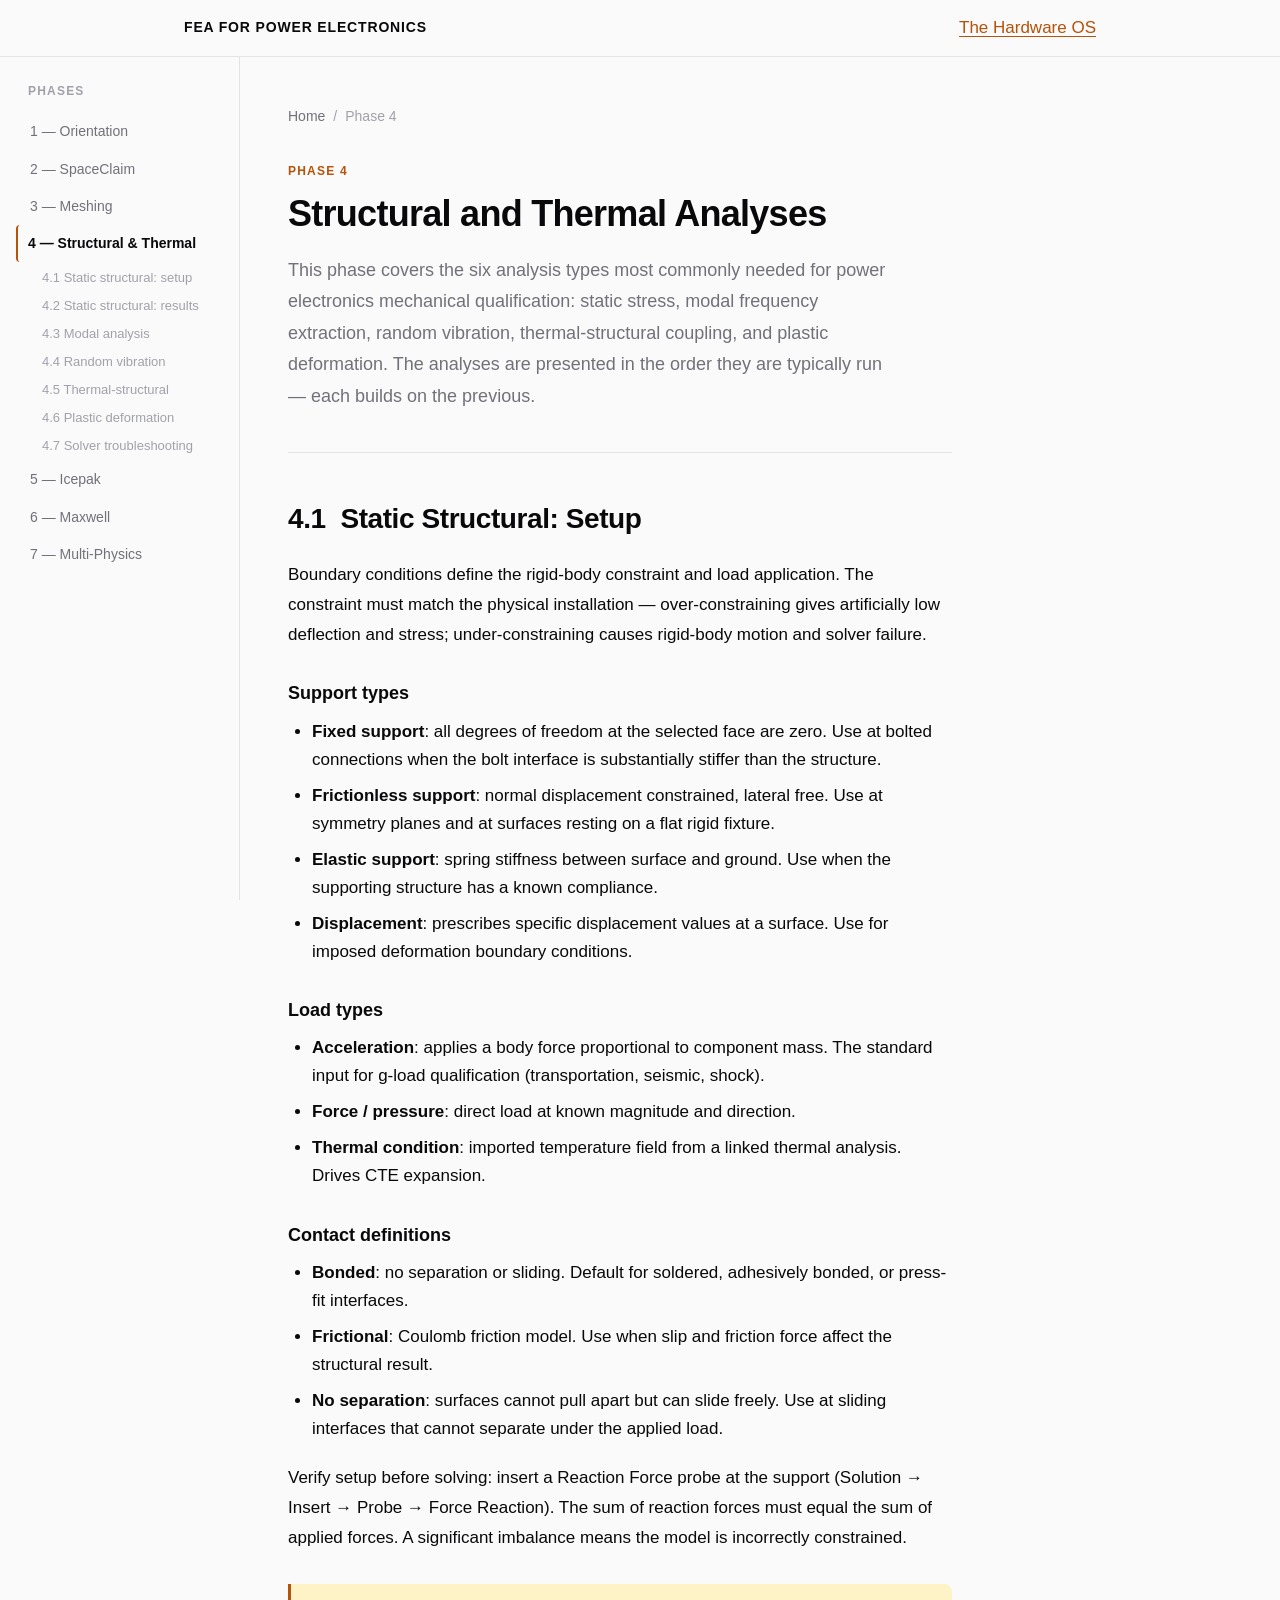
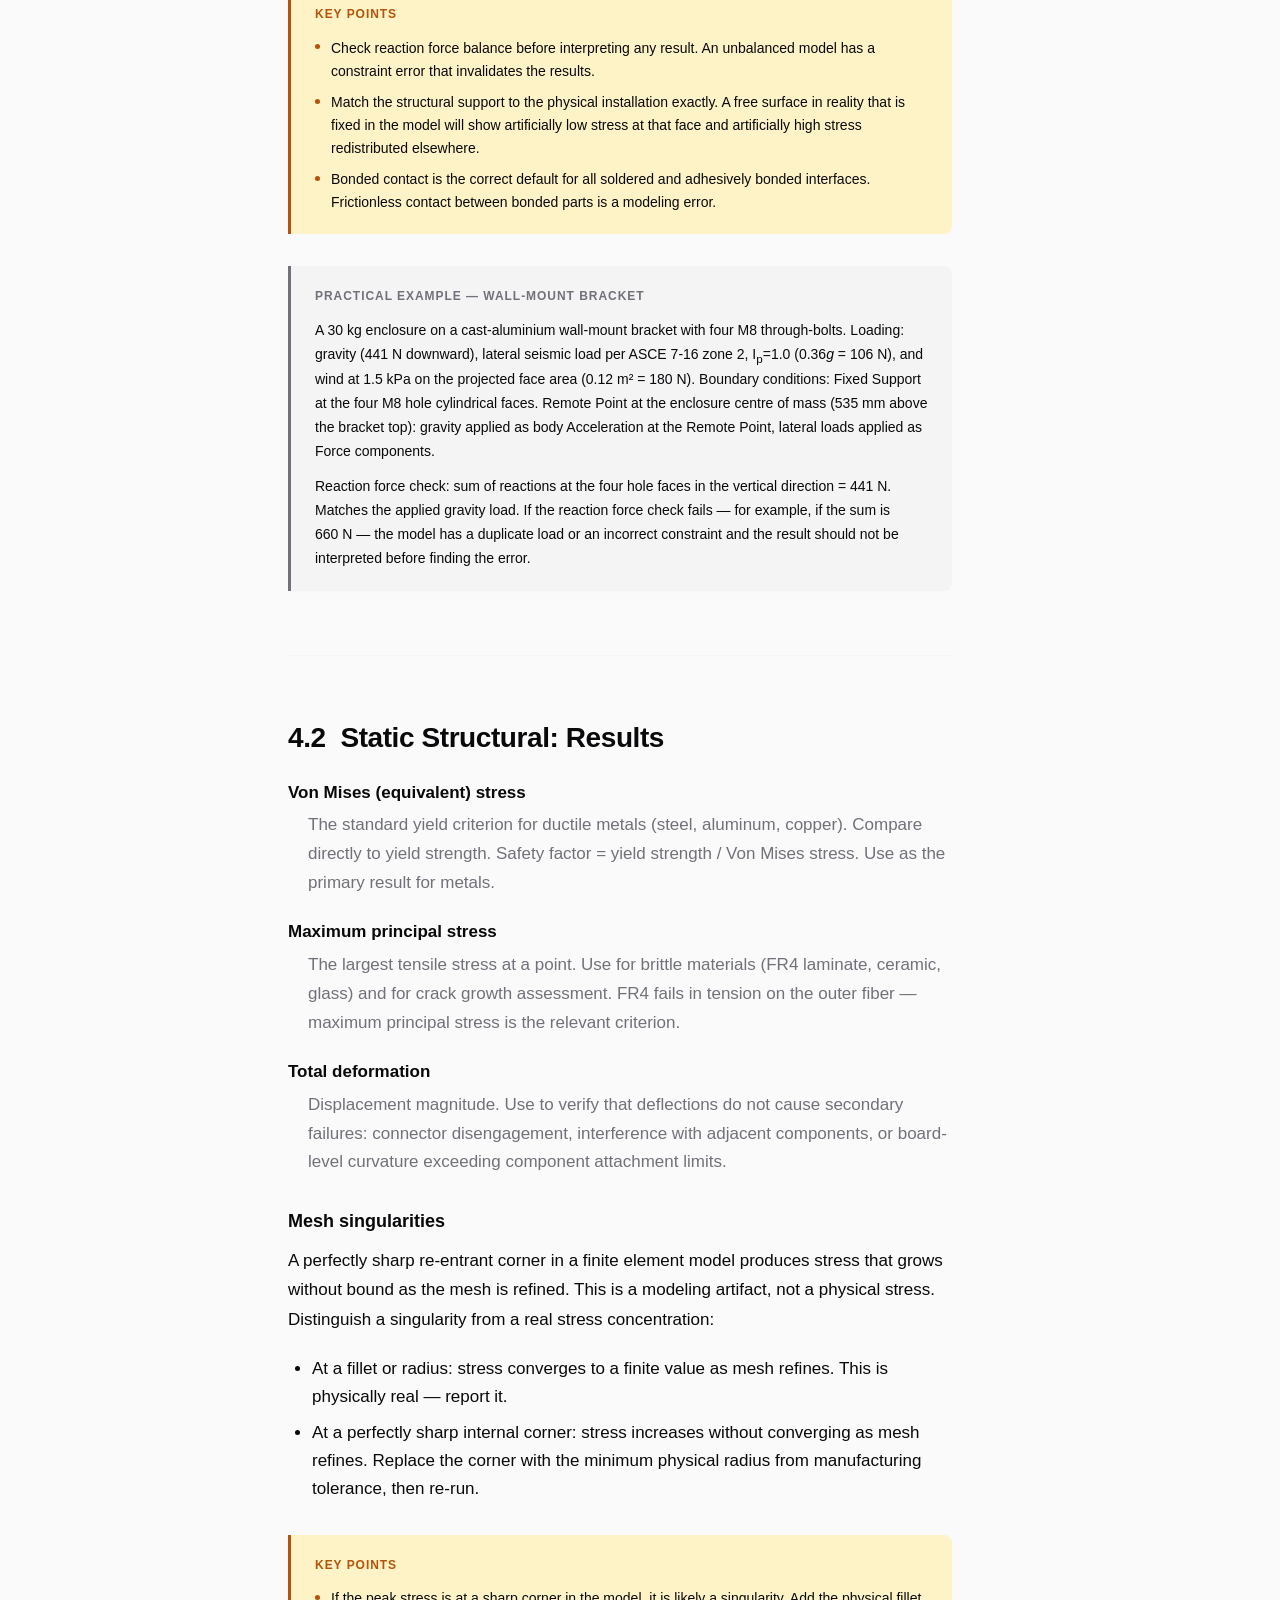
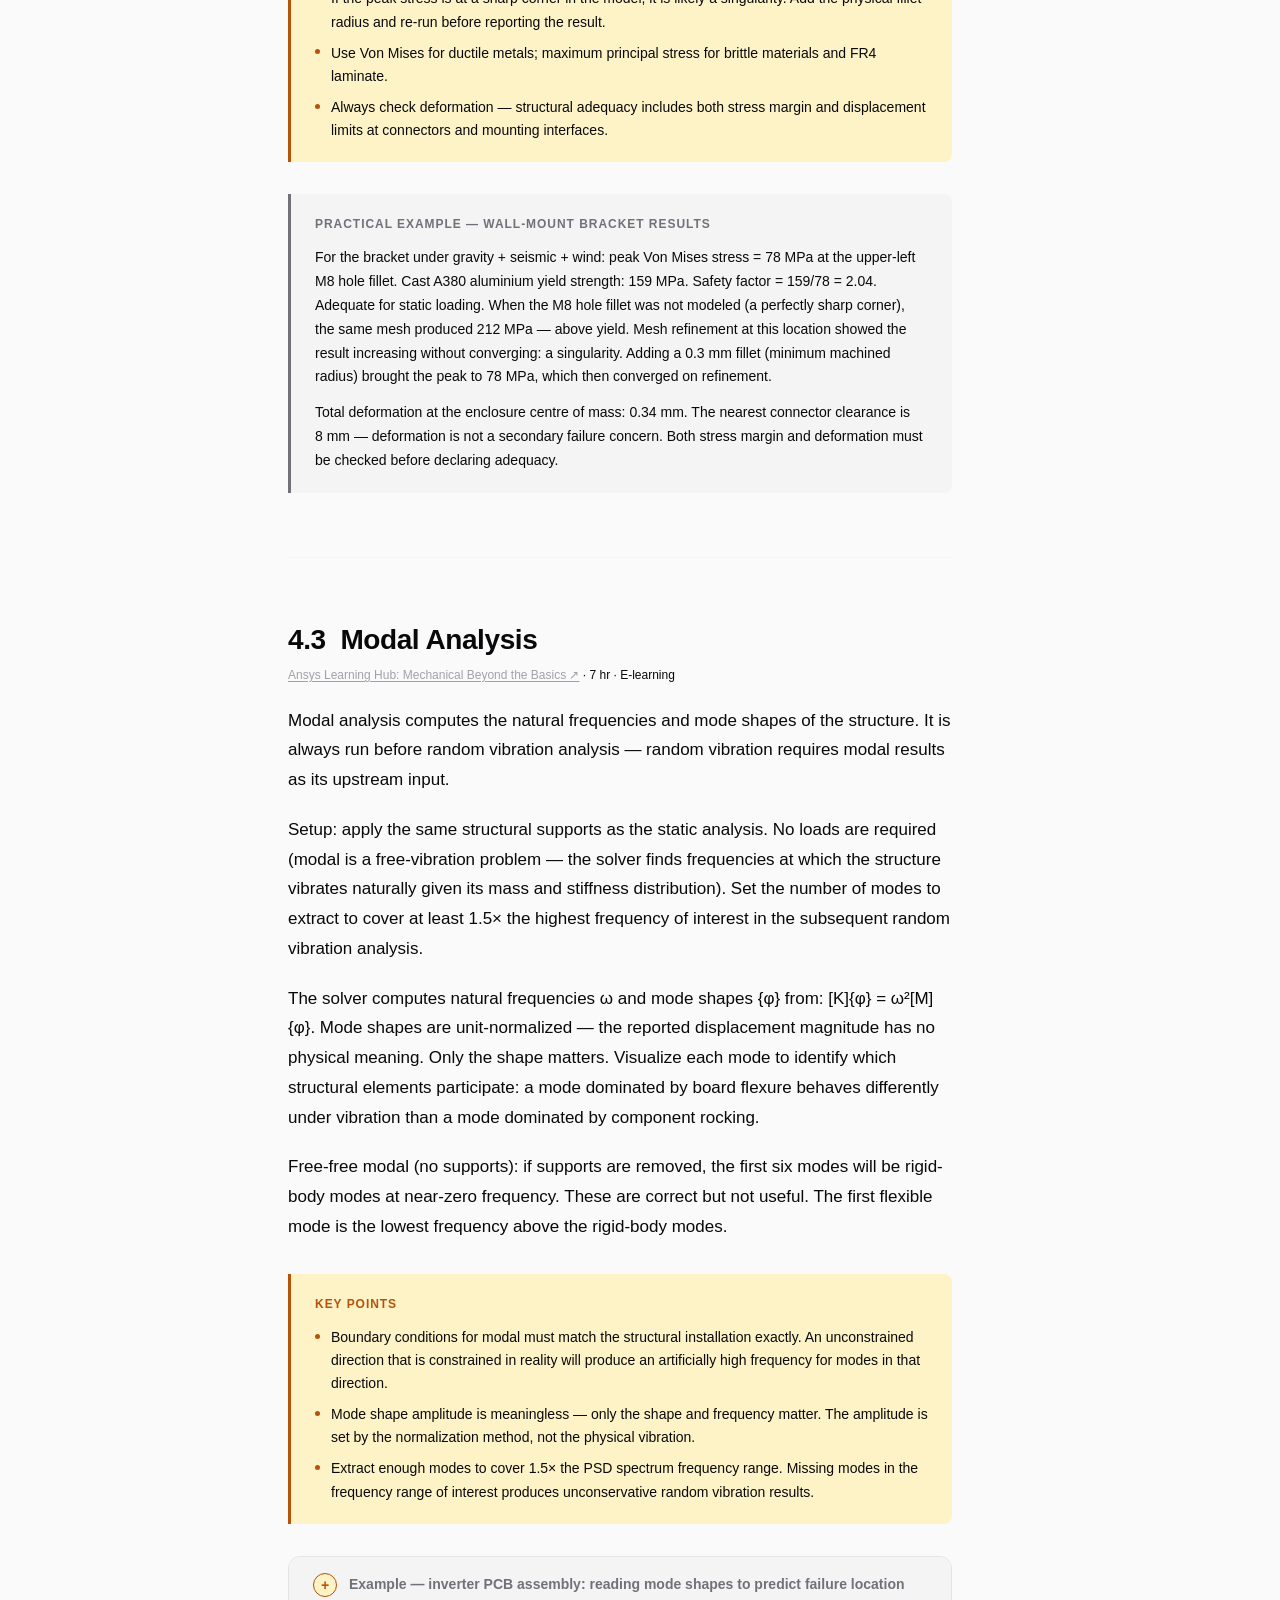
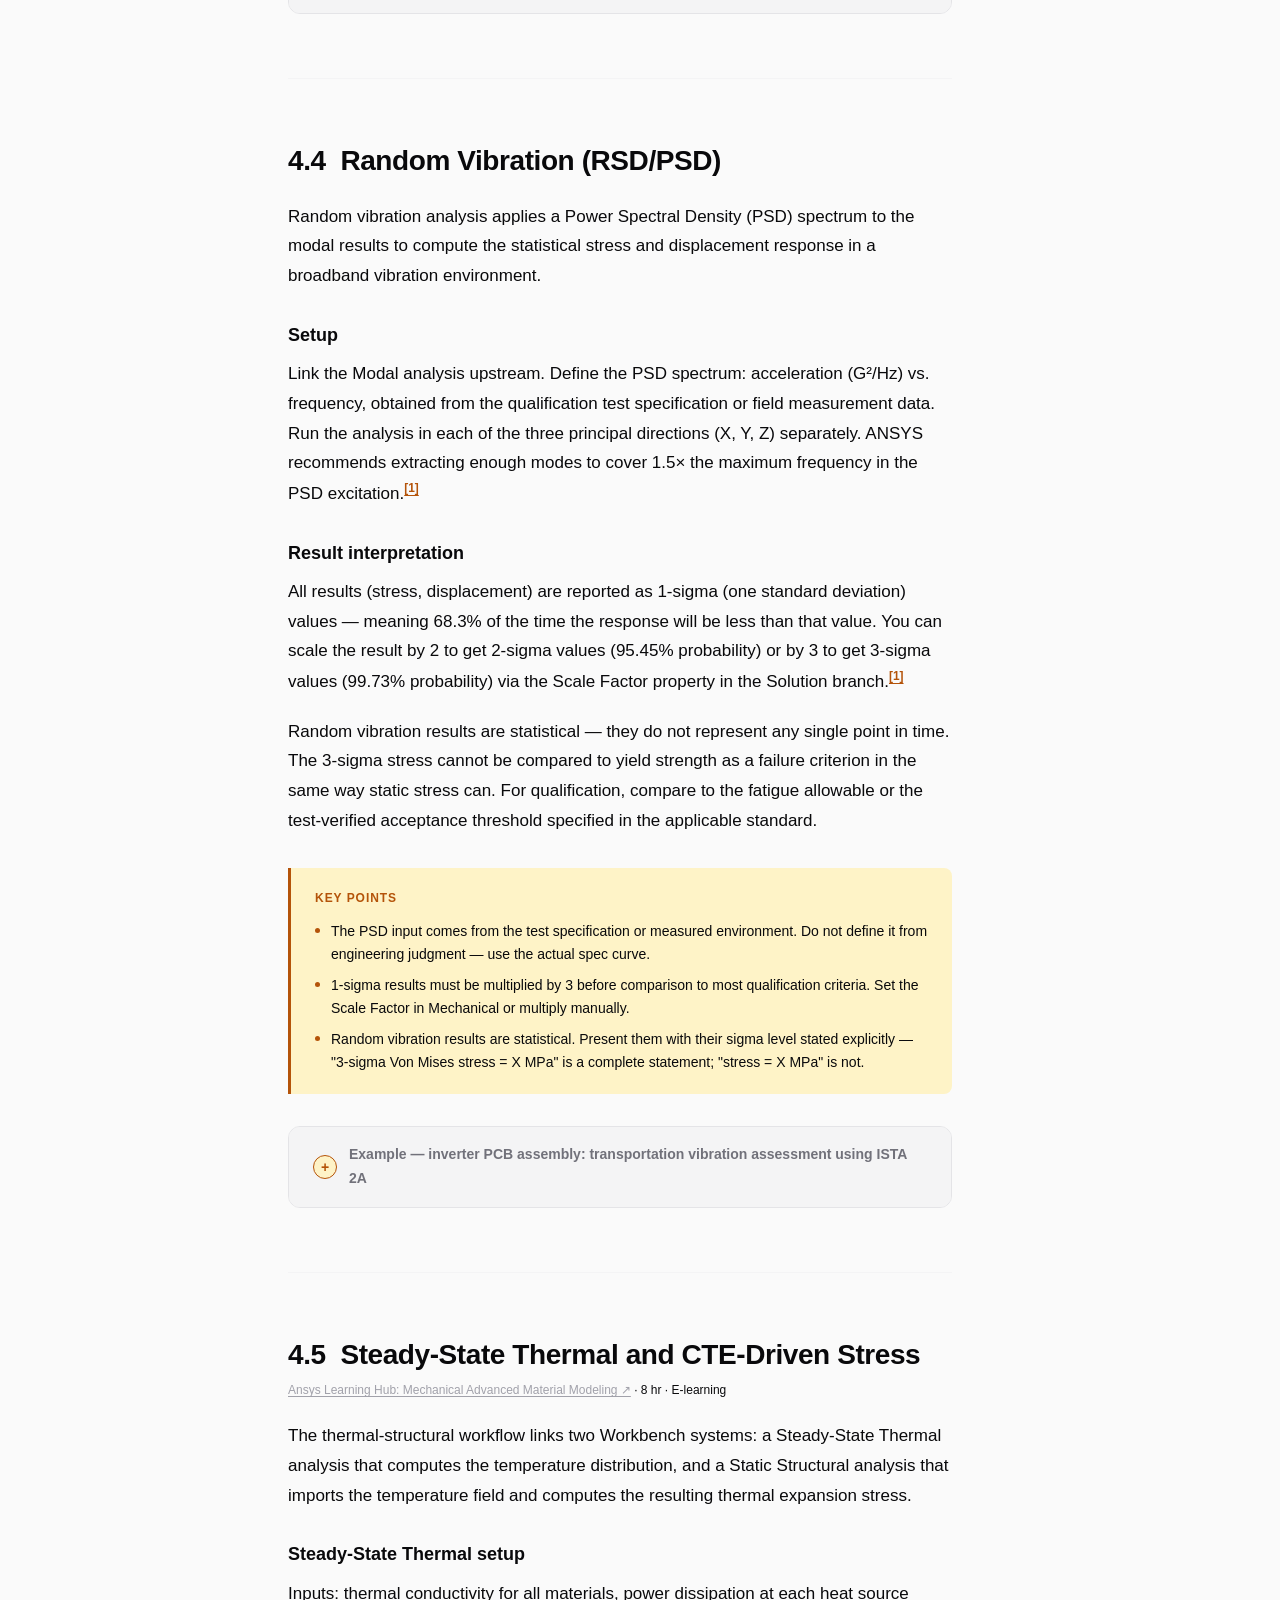
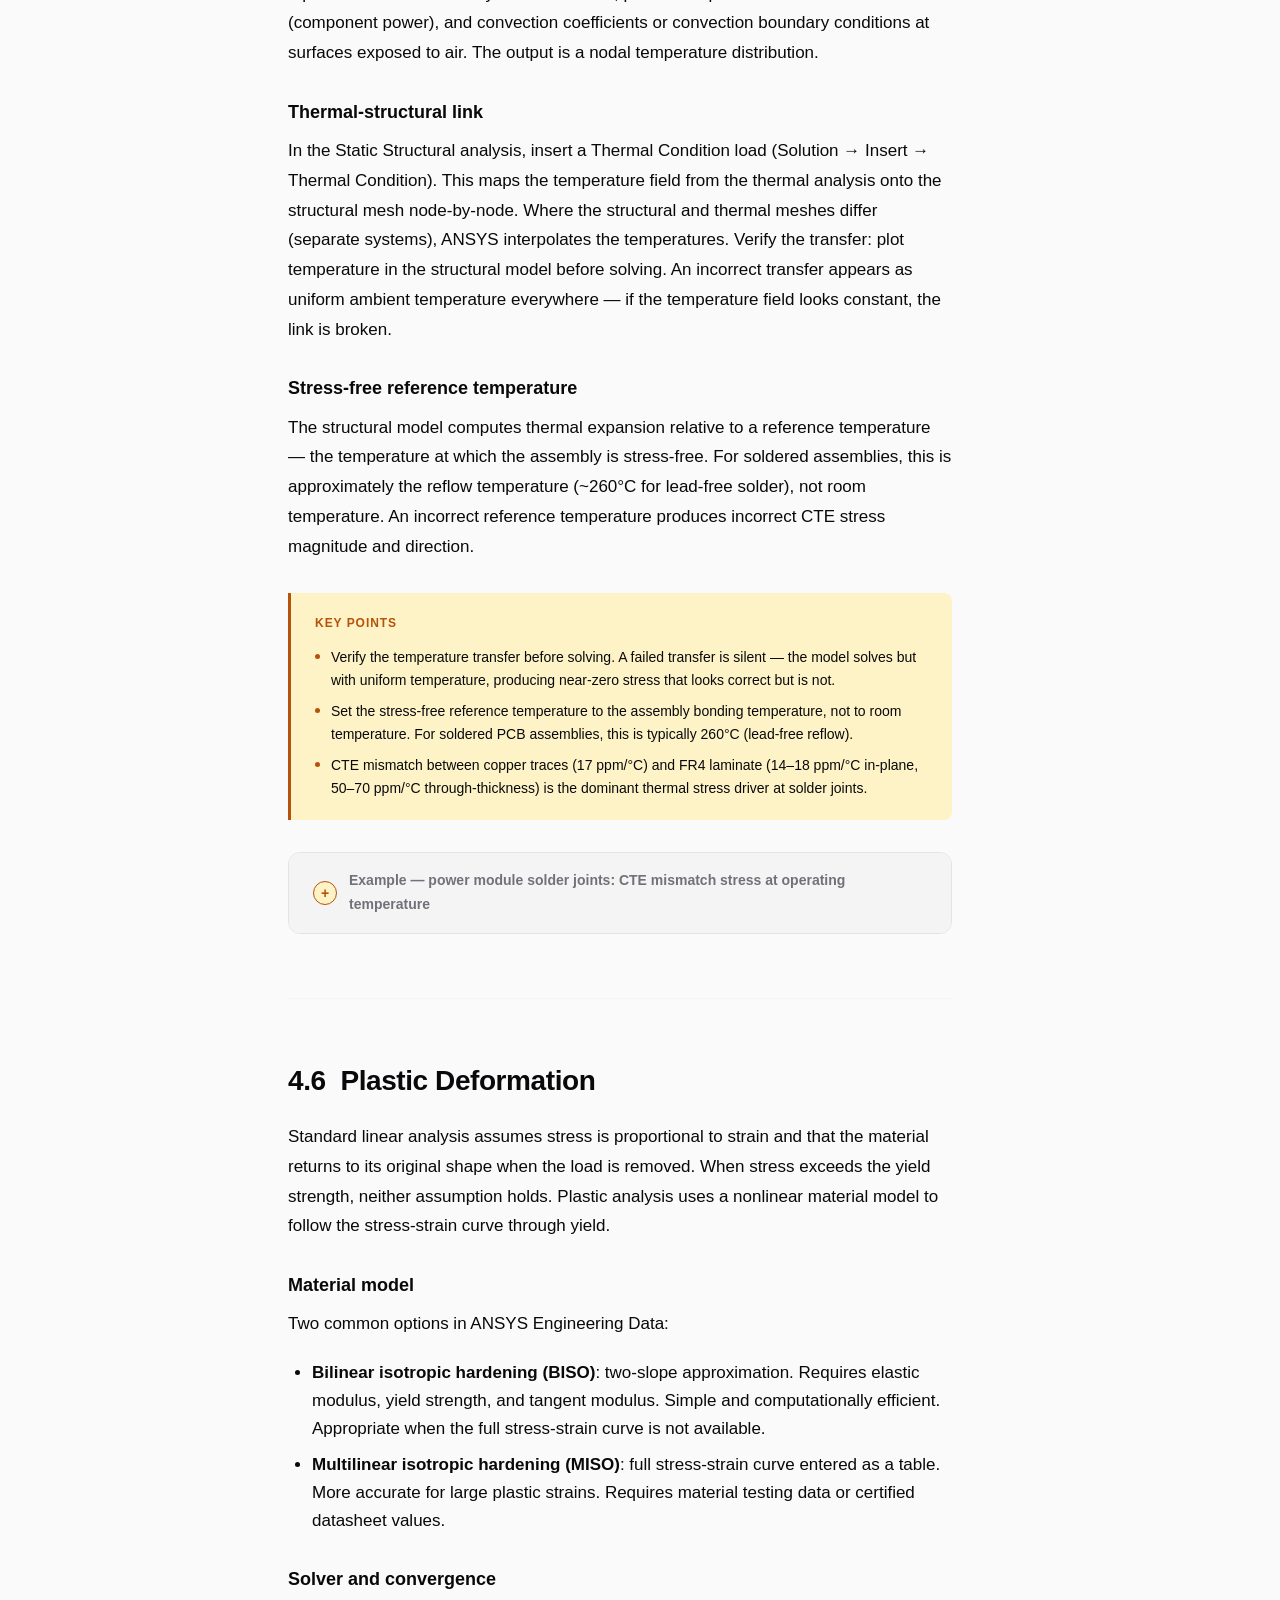
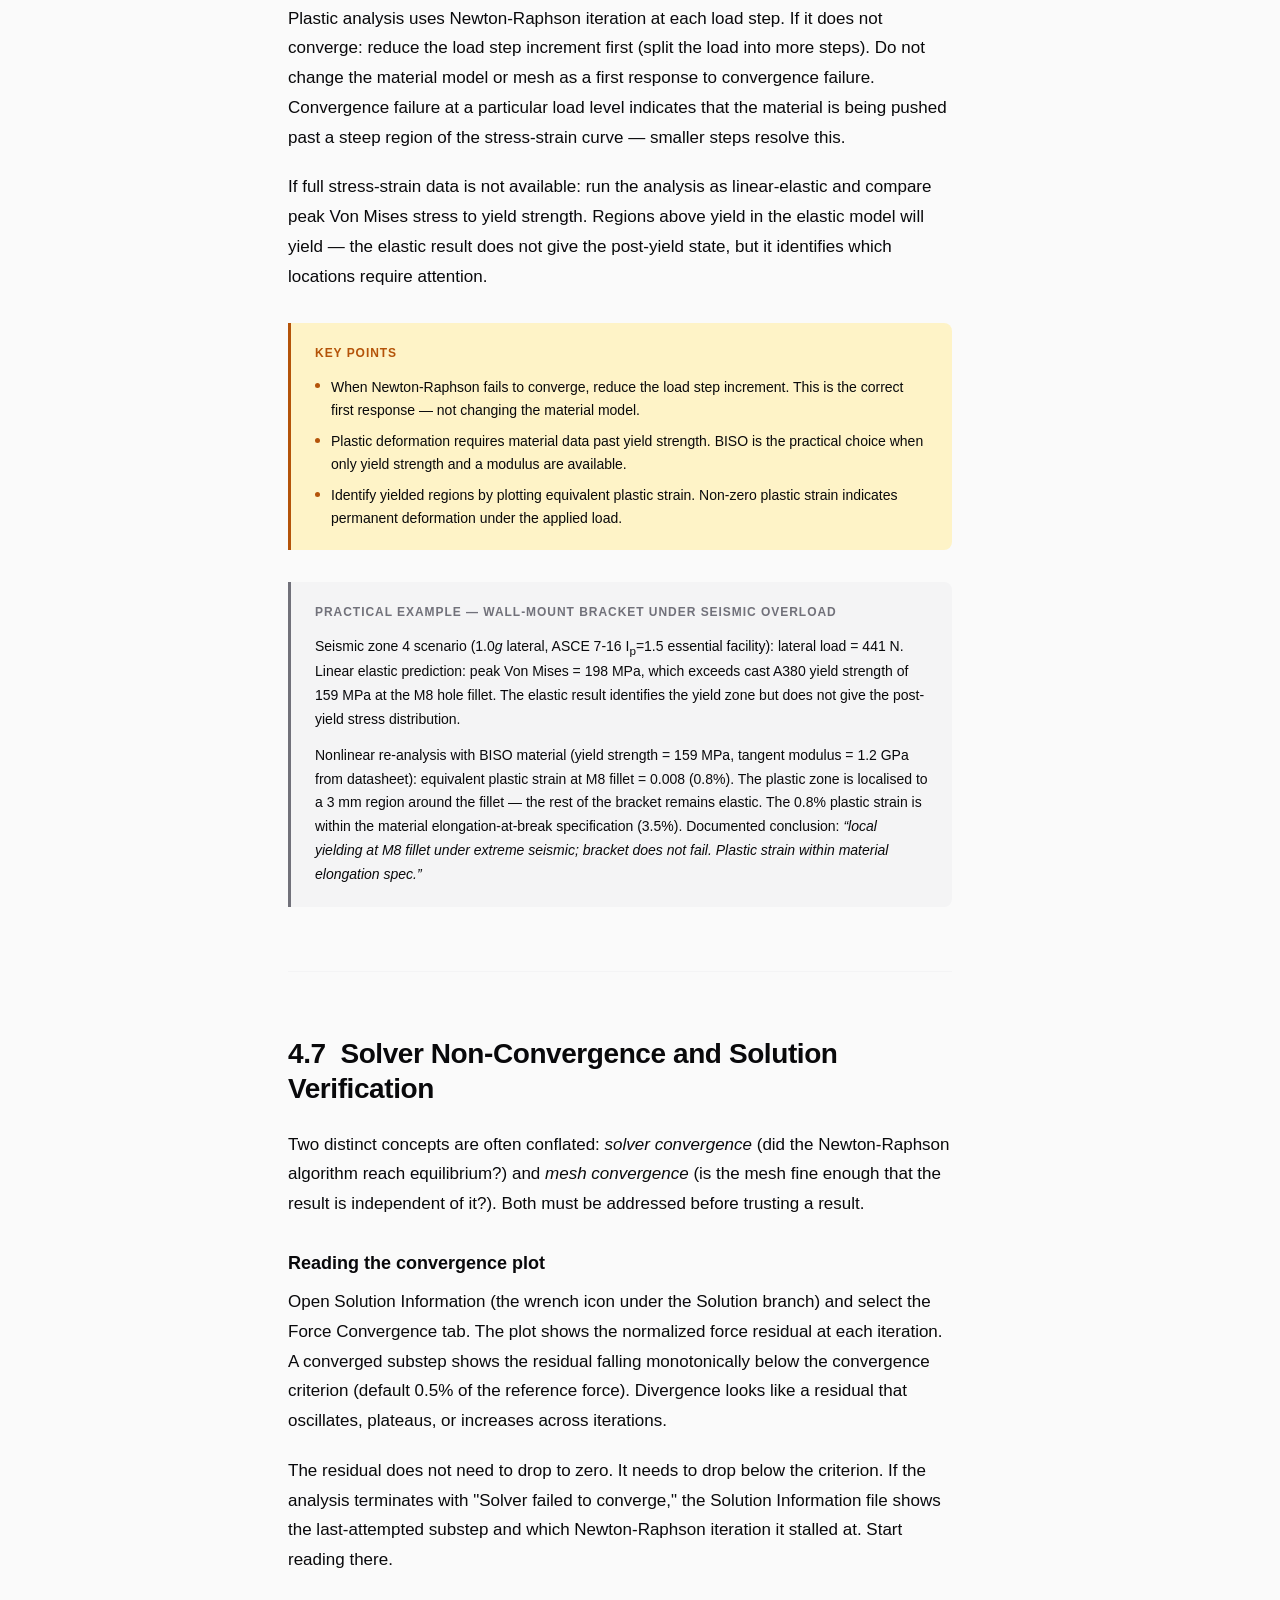
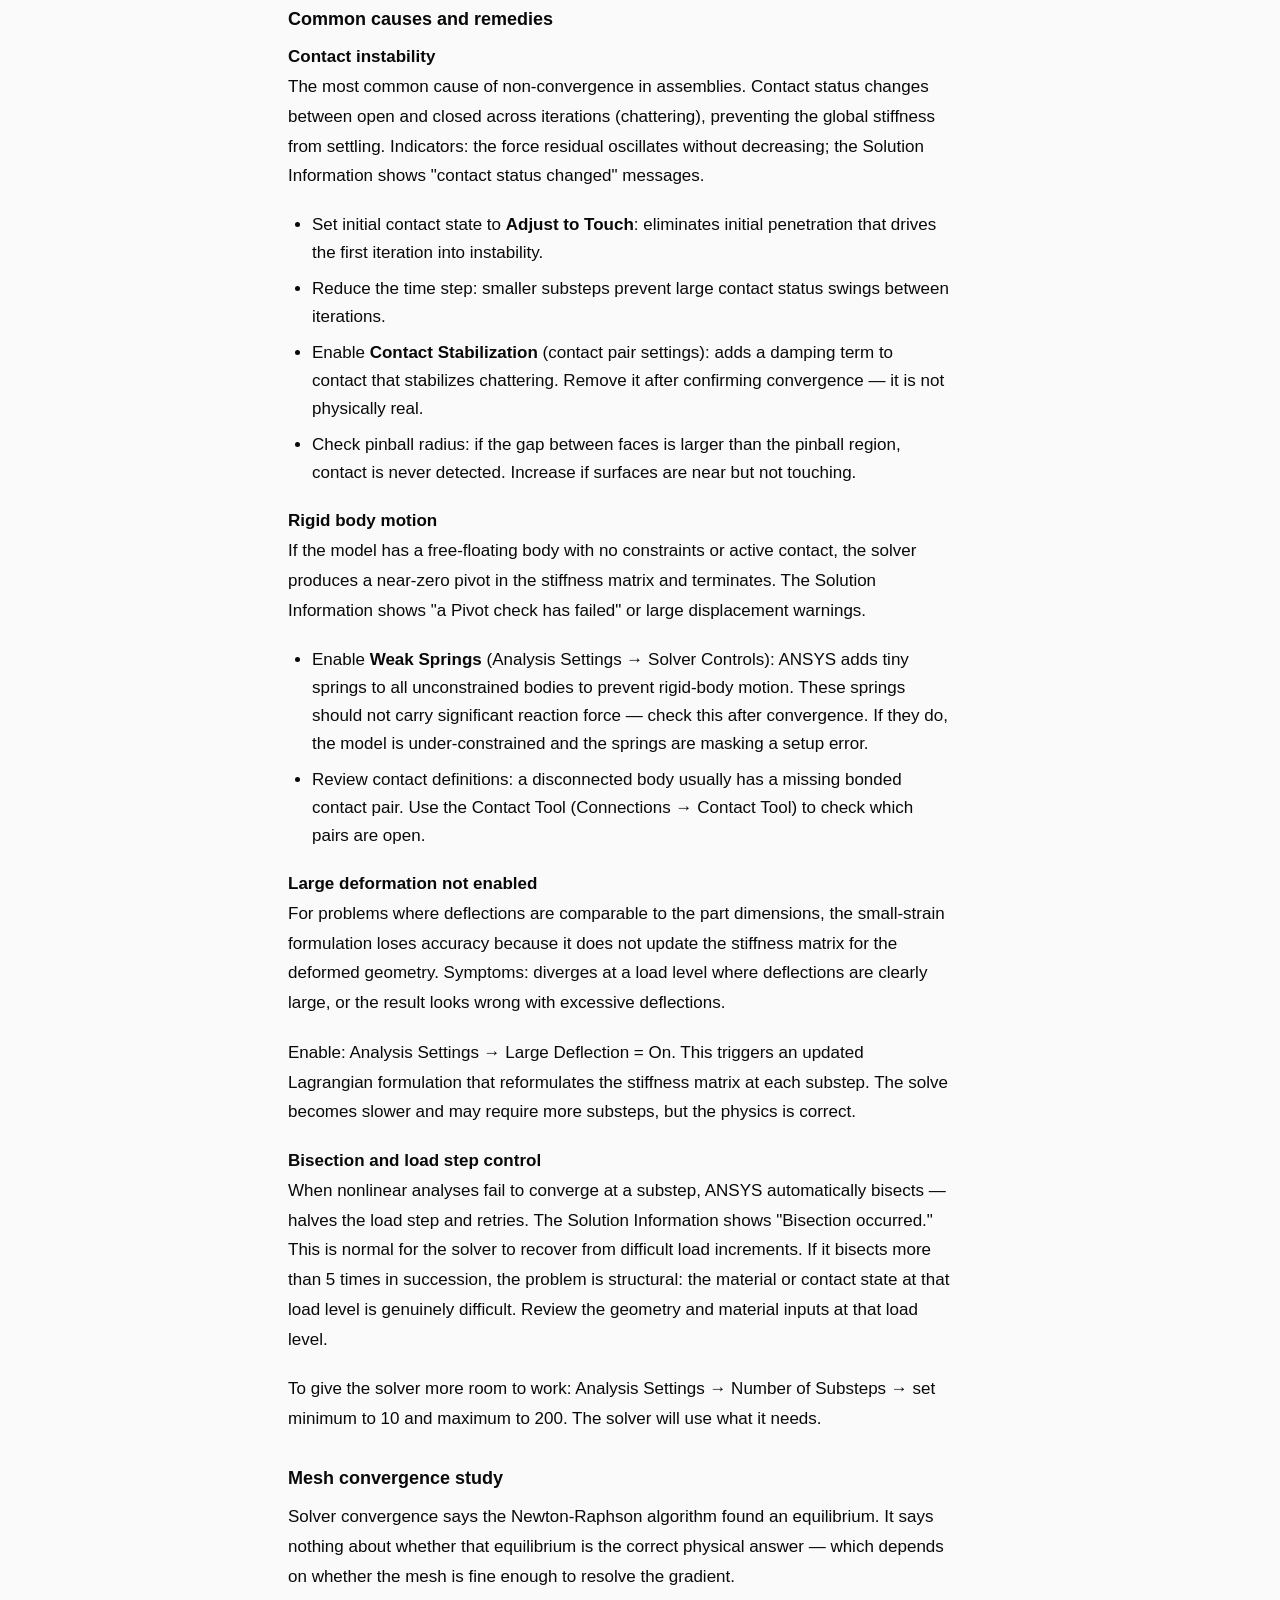
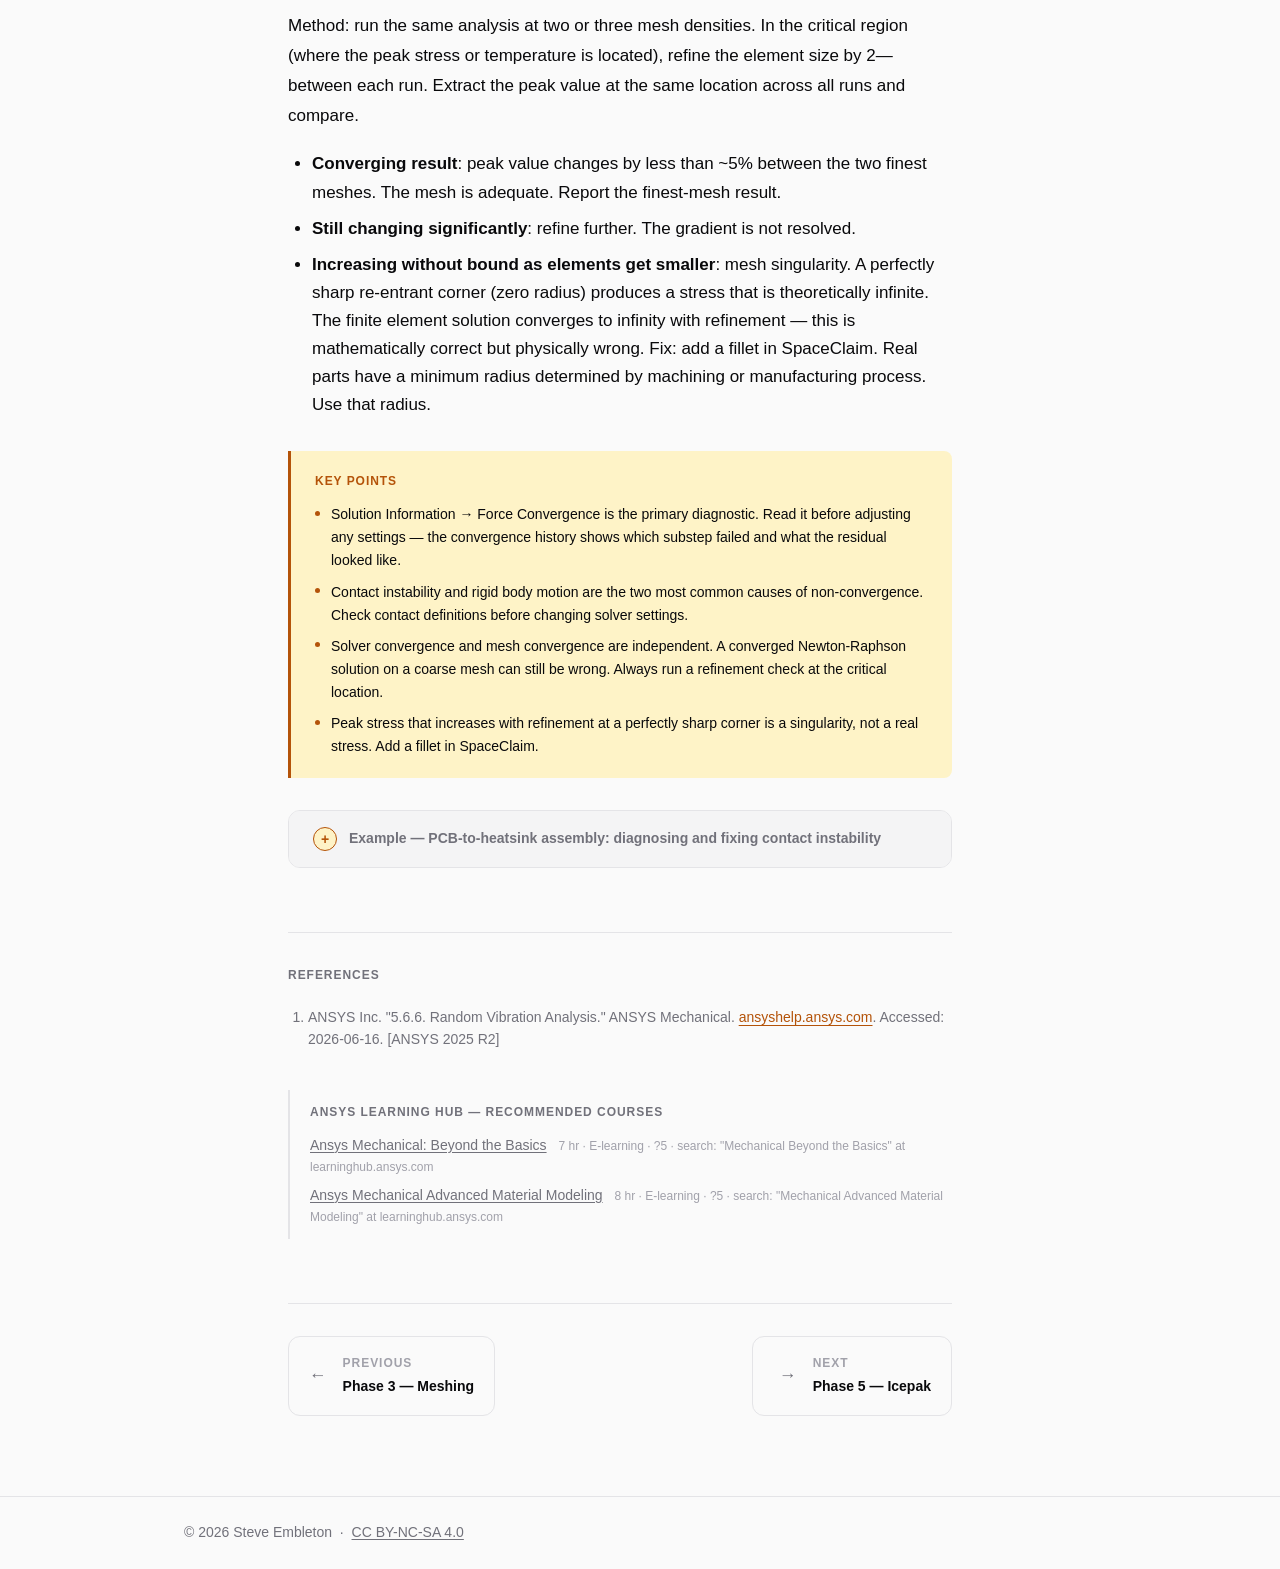
<file: phase-4/index.html>
<!DOCTYPE html>
<html lang="en">
<head>
  <meta charset="UTF-8">
  <meta name="viewport" content="width=device-width, initial-scale=1.0">
  <meta name="color-scheme" content="light dark">
  <meta name="description" content="Static stress, modal, random vibration, thermal-structural coupling, and solver convergence in ANSYS Mechanical.">
  <link rel="canonical" href="https://simulation.thehardwareos.com/phase-4/">
  <title>Phase 4: Structural and Thermal &mdash; FEA for Power Electronics</title>  <link rel="stylesheet" href="../assets/css/style.css">
</head>
<body>
  <header class="site-header" role="banner">
    <div class="container">
      <a href="../" class="site-logo">FEA for Power Electronics</a>
      <a href="https://thehardwareos.com" class="site-parent-link" rel="noopener">The Hardware OS</a>
    </div>
  </header>

  <div class="page-wrap">
    <nav class="sidebar" aria-label="Course navigation">
      <span class="sidebar-label">Phases</span>
      <ol class="nav-phases">
        <li class="nav-phase"><a href="../phase-1/">1 &mdash; Orientation</a></li>
        <li class="nav-phase"><a href="../phase-2/">2 &mdash; SpaceClaim</a></li>
        <li class="nav-phase"><a href="../phase-3/">3 &mdash; Meshing</a></li>
        <li class="nav-phase is-active">
          <a href="../phase-4/">4 &mdash; Structural &amp; Thermal</a>
          <ol class="nav-sub">
            <li><a href="#static-setup">4.1 Static structural: setup</a></li>
            <li><a href="#static-results">4.2 Static structural: results</a></li>
            <li><a href="#modal">4.3 Modal analysis</a></li>
            <li><a href="#random-vibration">4.4 Random vibration</a></li>
            <li><a href="#thermal-structural">4.5 Thermal-structural</a></li>
            <li><a href="#plastic">4.6 Plastic deformation</a></li>
            <li><a href="#solver-troubleshooting">4.7 Solver troubleshooting</a></li>
          </ol>
        </li>
        <li class="nav-phase"><a href="../phase-5/">5 &mdash; Icepak</a></li>
        <li class="nav-phase"><a href="../phase-6/">6 &mdash; Maxwell</a></li>
        <li class="nav-phase"><a href="../phase-7/">7 &mdash; Multi-Physics</a></li>
      </ol>
    </nav>

    <main class="content-main" id="main-content">
      <nav class="breadcrumb" aria-label="Breadcrumb">
        <a href="../">Home</a>
        <span class="breadcrumb-sep" aria-hidden="true">/</span>
        <span aria-current="page">Phase 4</span>
      </nav>

      <header class="phase-header">
        <span class="phase-label">Phase 4</span>
        <h1>Structural and Thermal Analyses</h1>
        <p class="phase-intro">
          This phase covers the six analysis types most commonly needed for power electronics
          mechanical qualification: static stress, modal frequency extraction, random
          vibration, thermal-structural coupling, and plastic deformation. The analyses
          are presented in the order they are typically run &mdash; each builds on the previous.
        </p>
      </header>

      <section class="topic" id="static-setup">
        <h2>4.1 &nbsp;Static Structural: Setup</h2>

        <p>
          Boundary conditions define the rigid-body constraint and load application. The
          constraint must match the physical installation &mdash; over-constraining gives
          artificially low deflection and stress; under-constraining causes rigid-body
          motion and solver failure.
        </p>

        <h3>Support types</h3>
        <ul>
          <li><strong>Fixed support</strong>: all degrees of freedom at the selected face
              are zero. Use at bolted connections when the bolt interface is substantially
              stiffer than the structure.</li>
          <li><strong>Frictionless support</strong>: normal displacement constrained, lateral
              free. Use at symmetry planes and at surfaces resting on a flat rigid fixture.</li>
          <li><strong>Elastic support</strong>: spring stiffness between surface and ground.
              Use when the supporting structure has a known compliance.</li>
          <li><strong>Displacement</strong>: prescribes specific displacement values at a
              surface. Use for imposed deformation boundary conditions.</li>
        </ul>

        <h3>Load types</h3>
        <ul>
          <li><strong>Acceleration</strong>: applies a body force proportional to component
              mass. The standard input for g-load qualification (transportation, seismic,
              shock).</li>
          <li><strong>Force / pressure</strong>: direct load at known magnitude and direction.</li>
          <li><strong>Thermal condition</strong>: imported temperature field from a linked
              thermal analysis. Drives CTE expansion.</li>
        </ul>

        <h3>Contact definitions</h3>
        <ul>
          <li><strong>Bonded</strong>: no separation or sliding. Default for soldered,
              adhesively bonded, or press-fit interfaces.</li>
          <li><strong>Frictional</strong>: Coulomb friction model. Use when slip and
              friction force affect the structural result.</li>
          <li><strong>No separation</strong>: surfaces cannot pull apart but can slide freely.
              Use at sliding interfaces that cannot separate under the applied load.</li>
        </ul>

        <p>
          Verify setup before solving: insert a Reaction Force probe at the support (Solution
          &rarr; Insert &rarr; Probe &rarr; Force Reaction). The sum of reaction forces must
          equal the sum of applied forces. A significant imbalance means the model is
          incorrectly constrained.
        </p>

        <aside class="key-points" aria-label="Key points for 4.1">
          <span class="key-points-label">Key points</span>
          <ul>
            <li>Check reaction force balance before interpreting any result. An unbalanced
                model has a constraint error that invalidates the results.</li>
            <li>Match the structural support to the physical installation exactly. A free
                surface in reality that is fixed in the model will show artificially low
                stress at that face and artificially high stress redistributed elsewhere.</li>
            <li>Bonded contact is the correct default for all soldered and adhesively bonded
                interfaces. Frictionless contact between bonded parts is a modeling error.</li>
          </ul>
        </aside>

        <aside class="example-note" aria-label="Example: wall-mount bracket setup">
          <span class="example-note-label">Practical example &mdash; wall-mount bracket</span>
          <p>A 30&nbsp;kg enclosure on a cast-aluminium wall-mount bracket with four M8 through-bolts. Loading: gravity (441&nbsp;N downward), lateral seismic load per ASCE&nbsp;7-16 zone&nbsp;2, I<sub>p</sub>=1.0 (0.36<em>g</em> = 106&nbsp;N), and wind at 1.5&nbsp;kPa on the projected face area (0.12&nbsp;m&sup2; = 180&nbsp;N). Boundary conditions: Fixed Support at the four M8 hole cylindrical faces. Remote Point at the enclosure centre of mass (535&nbsp;mm above the bracket top): gravity applied as body Acceleration at the Remote Point, lateral loads applied as Force components.</p>
          <p>Reaction force check: sum of reactions at the four hole faces in the vertical direction = 441&nbsp;N. Matches the applied gravity load. If the reaction force check fails &mdash; for example, if the sum is 660&nbsp;N &mdash; the model has a duplicate load or an incorrect constraint and the result should not be interpreted before finding the error.</p>
        </aside>
      </section>

      <section class="topic" id="static-results">
        <h2>4.2 &nbsp;Static Structural: Results</h2>

        <dl>
          <dt>Von Mises (equivalent) stress</dt>
          <dd>The standard yield criterion for ductile metals (steel, aluminum, copper).
              Compare directly to yield strength. Safety factor = yield strength / Von Mises
              stress. Use as the primary result for metals.</dd>

          <dt>Maximum principal stress</dt>
          <dd>The largest tensile stress at a point. Use for brittle materials (FR4 laminate,
              ceramic, glass) and for crack growth assessment. FR4 fails in tension on the
              outer fiber &mdash; maximum principal stress is the relevant criterion.</dd>

          <dt>Total deformation</dt>
          <dd>Displacement magnitude. Use to verify that deflections do not cause secondary
              failures: connector disengagement, interference with adjacent components, or
              board-level curvature exceeding component attachment limits.</dd>
        </dl>

        <h3>Mesh singularities</h3>
        <p>
          A perfectly sharp re-entrant corner in a finite element model produces stress that
          grows without bound as the mesh is refined. This is a modeling artifact, not a
          physical stress. Distinguish a singularity from a real stress concentration:
        </p>
        <ul>
          <li>At a fillet or radius: stress converges to a finite value as mesh refines.
              This is physically real &mdash; report it.</li>
          <li>At a perfectly sharp internal corner: stress increases without converging as
              mesh refines. Replace the corner with the minimum physical radius from
              manufacturing tolerance, then re-run.</li>
        </ul>

        <aside class="key-points" aria-label="Key points for 4.2">
          <span class="key-points-label">Key points</span>
          <ul>
            <li>If the peak stress is at a sharp corner in the model, it is likely a
                singularity. Add the physical fillet radius and re-run before reporting
                the result.</li>
            <li>Use Von Mises for ductile metals; maximum principal stress for brittle
                materials and FR4 laminate.</li>
            <li>Always check deformation &mdash; structural adequacy includes both stress margin
                and displacement limits at connectors and mounting interfaces.</li>
          </ul>
        </aside>

        <aside class="example-note" aria-label="Example: wall-mount bracket results">
          <span class="example-note-label">Practical example &mdash; wall-mount bracket results</span>
          <p>For the bracket under gravity + seismic + wind: peak Von Mises stress = 78&nbsp;MPa at the upper-left M8 hole fillet. Cast A380 aluminium yield strength: 159&nbsp;MPa. Safety factor = 159/78 = 2.04. Adequate for static loading. When the M8 hole fillet was not modeled (a perfectly sharp corner), the same mesh produced 212&nbsp;MPa &mdash; above yield. Mesh refinement at this location showed the result increasing without converging: a singularity. Adding a 0.3&nbsp;mm fillet (minimum machined radius) brought the peak to 78&nbsp;MPa, which then converged on refinement.</p>
          <p>Total deformation at the enclosure centre of mass: 0.34&nbsp;mm. The nearest connector clearance is 8&nbsp;mm &mdash; deformation is not a secondary failure concern. Both stress margin and deformation must be checked before declaring adequacy.</p>
        </aside>
      </section>

      <section class="topic" id="modal">
          <h2>4.3 &nbsp;Modal Analysis</h2>
          <p class="hub-inline-ref"><a href="https://learninghub.ansys.com" target="_blank" rel="noopener">Ansys Learning Hub: Mechanical Beyond the Basics &#8599;</a> &middot; 7&nbsp;hr &middot; E-learning</p>

          <p>
          Modal analysis computes the natural frequencies and mode shapes of the structure.
          It is always run before random vibration analysis &mdash; random vibration requires modal
          results as its upstream input.
        </p>

        <p>
          Setup: apply the same structural supports as the static analysis. No loads are
          required (modal is a free-vibration problem &mdash; the solver finds frequencies at which
          the structure vibrates naturally given its mass and stiffness distribution). Set the
          number of modes to extract to cover at least 1.5&times; the highest frequency of
          interest in the subsequent random vibration analysis.
        </p>

        <p>
          The solver computes natural frequencies &omega; and mode shapes {&phi;} from:
          [K]{&phi;} = &omega;&sup2;[M]{&phi;}. Mode shapes are unit-normalized &mdash; the
          reported displacement magnitude has no physical meaning. Only the shape matters.
          Visualize each mode to identify which structural elements participate: a mode
          dominated by board flexure behaves differently under vibration than a mode
          dominated by component rocking.
        </p>

        <p>
          Free-free modal (no supports): if supports are removed, the first six modes will
          be rigid-body modes at near-zero frequency. These are correct but not useful.
          The first flexible mode is the lowest frequency above the rigid-body modes.
        </p>

        <aside class="key-points" aria-label="Key points for 4.3">
          <span class="key-points-label">Key points</span>
          <ul>
            <li>Boundary conditions for modal must match the structural installation exactly.
                An unconstrained direction that is constrained in reality will produce an
                artificially high frequency for modes in that direction.</li>
            <li>Mode shape amplitude is meaningless &mdash; only the shape and frequency matter.
                The amplitude is set by the normalization method, not the physical vibration.</li>
            <li>Extract enough modes to cover 1.5&times; the PSD spectrum frequency range.
                Missing modes in the frequency range of interest produces unconservative
                random vibration results.</li>
          </ul>
        </aside>

        <details class="example-block">
          <summary>Example &mdash; inverter PCB assembly: reading mode shapes to predict failure location</summary>
          <div class="example-content">
            <p>A 220&nbsp;mm &times; 150&nbsp;mm PCB with two M4 bolt constraints at opposite corners and a 180&nbsp;g power module at the centre. PCB: 2&nbsp;mm FR4. Extract 12 modes.</p>
            <p>Setup: Fixed Supports at the two M4 bolt hole faces. No loads required &mdash; modal is a free-vibration problem.</p>
            <p>Results:</p>
            <ol>
              <li><strong>Mode 1 at 47&nbsp;Hz:</strong> dominant motion is out-of-plane board flexure. Maximum mode-shape amplitude is at the power module location. If the vibration environment contains energy near 47&nbsp;Hz (typical for shipping profiles), the board flexes at the centre &mdash; the power module solder joints see the highest bending-induced strain.</li>
              <li><strong>Mode 2 at 112&nbsp;Hz:</strong> second flexural mode with a node line through the centre. Maximum amplitude shifts to the PCB quadrants between the bolts and the module. Mode 1 is more critical for the module joints; Mode 2 affects the discrete components in the board quadrants.</li>
              <li><strong>Mode count check:</strong> subsequent random vibration spectrum goes to 2000&nbsp;Hz &rarr; modes required to at least 3000&nbsp;Hz (1.5&times;). Mode 12 reaches 3100&nbsp;Hz. Adequate. If the 12th mode had reached only 1800&nbsp;Hz, more modes would be required before the random vibration solve.</li>
            </ol>
            <p>The mode shape, not the frequency, is the most useful result for determining where to focus solder joint fatigue assessment. A mode at 200&nbsp;Hz that concentrates deflection at the module is more damaging than a mode at 40&nbsp;Hz that concentrates deflection at a low-mass area.</p>
          </div>
        </details>
      </section>

      <section class="topic" id="random-vibration">
        <h2>4.4 &nbsp;Random Vibration (RSD/PSD)</h2>

        <p>
          Random vibration analysis applies a Power Spectral Density (PSD) spectrum to the
          modal results to compute the statistical stress and displacement response in a
          broadband vibration environment.
        </p>

        <h3>Setup</h3>
        <p>
          Link the Modal analysis upstream. Define the PSD spectrum: acceleration (G&sup2;/Hz)
          vs. frequency, obtained from the qualification test specification or field measurement
          data. Run the analysis in each of the three principal directions (X, Y, Z) separately.
          ANSYS recommends extracting enough modes to cover 1.5&times; the maximum frequency in
          the PSD excitation.<sup class="cite"><a href="#ref-1">[1]</a></sup>
        </p>

        <h3>Result interpretation</h3>
        <p>
          All results (stress, displacement) are reported as 1-sigma (one standard deviation)
          values &mdash; meaning 68.3% of the time the response will be less than that value.
          You can scale the result by 2 to get 2-sigma values (95.45% probability) or by 3
          to get 3-sigma values (99.73% probability) via the Scale Factor property in the
          Solution branch.<sup class="cite"><a href="#ref-1">[1]</a></sup>
        </p>
        <p>
          Random vibration results are statistical &mdash; they do not represent any single point in
          time. The 3-sigma stress cannot be compared to yield strength as a failure criterion
          in the same way static stress can. For qualification, compare to the fatigue allowable
          or the test-verified acceptance threshold specified in the applicable standard.
        </p>

        <aside class="key-points" aria-label="Key points for 4.4">
          <span class="key-points-label">Key points</span>
          <ul>
            <li>The PSD input comes from the test specification or measured environment.
                Do not define it from engineering judgment &mdash; use the actual spec curve.</li>
            <li>1-sigma results must be multiplied by 3 before comparison to most qualification
                criteria. Set the Scale Factor in Mechanical or multiply manually.</li>
            <li>Random vibration results are statistical. Present them with their sigma level
                stated explicitly &mdash; "3-sigma Von Mises stress = X MPa" is a complete statement;
                "stress = X MPa" is not.</li>
          </ul>
        </aside>

        <details class="example-block">
          <summary>Example &mdash; inverter PCB assembly: transportation vibration assessment using ISTA 2A</summary>
          <div class="example-content">
            <p>Continuing from the modal example above. PSD input: ISTA 2A profile for package weights 10&ndash;68&nbsp;kg (enclosure with PCB inside), applied in the vertical axis (worst case for board flexure).</p>
            <p>PSD profile used (representative key breakpoints):</p>
            <ul>
              <li>5&nbsp;Hz: 0.0001&nbsp;G&sup2;/Hz</li>
              <li>25&nbsp;Hz: 0.004&nbsp;G&sup2;/Hz (plateau starts)</li>
              <li>100&nbsp;Hz: 0.004&nbsp;G&sup2;/Hz</li>
              <li>500&nbsp;Hz: 0.0001&nbsp;G&sup2;/Hz</li>
            </ul>
            <p>Setup: link the Modal system upstream. Apply the PSD table as base excitation at the two bolt hole supports. Run vertical axis as the primary concern.</p>
            <p>Results (1-sigma output, Scale Factor = 1 in Mechanical):</p>
            <ul>
              <li>1-sigma Von Mises at power module solder joints: 14.2&nbsp;MPa</li>
              <li>3-sigma (Scale Factor = 3): 42.6&nbsp;MPa</li>
              <li>Eutectic Sn63/Pb37 solder fatigue limit at 25&nbsp;Hz: approximately 18&ndash;22&nbsp;MPa at 10<sup>7</sup> cycles</li>
            </ul>
            <p>Interpretation: the 3-sigma result (42.6&nbsp;MPa) exceeds the solder fatigue limit. The joint is predicted to accumulate fatigue damage during the ISTA 2A test duration. Two options: add a third mounting bolt near the power module (reduces the PCB deflection amplitude at Mode 1), or specify vibration-rated solder paste for the power module joints (higher fatigue limit).</p>
            <p>Reported result: <em>&ldquo;3-sigma Von Mises at power module solder joints: 42.6&nbsp;MPa vs. 18&nbsp;MPa fatigue limit (2.4&times; overstress). Analysis per ISTA 2A profile, ANSYS Mechanical Random Vibration, 12 modes to 3100&nbsp;Hz.&rdquo;</em></p>
          </div>
        </details>
      </section>

      <section class="topic" id="thermal-structural">
          <h2>4.5 &nbsp;Steady-State Thermal and CTE-Driven Stress</h2>
          <p class="hub-inline-ref"><a href="https://learninghub.ansys.com" target="_blank" rel="noopener">Ansys Learning Hub: Mechanical Advanced Material Modeling &#8599;</a> &middot; 8&nbsp;hr &middot; E-learning</p>

          <p>
          The thermal-structural workflow links two Workbench systems: a Steady-State Thermal
          analysis that computes the temperature distribution, and a Static Structural analysis
          that imports the temperature field and computes the resulting thermal expansion stress.
        </p>

        <h3>Steady-State Thermal setup</h3>
        <p>
          Inputs: thermal conductivity for all materials, power dissipation at each heat source
          (component power), and convection coefficients or convection boundary conditions at
          surfaces exposed to air. The output is a nodal temperature distribution.
        </p>

        <h3>Thermal-structural link</h3>
        <p>
          In the Static Structural analysis, insert a Thermal Condition load (Solution &rarr;
          Insert &rarr; Thermal Condition). This maps the temperature field from the thermal
          analysis onto the structural mesh node-by-node. Where the structural and thermal
          meshes differ (separate systems), ANSYS interpolates the temperatures. Verify the
          transfer: plot temperature in the structural model before solving. An incorrect
          transfer appears as uniform ambient temperature everywhere &mdash; if the temperature
          field looks constant, the link is broken.
        </p>

        <h3>Stress-free reference temperature</h3>
        <p>
          The structural model computes thermal expansion relative to a reference temperature
          &mdash; the temperature at which the assembly is stress-free. For soldered assemblies,
          this is approximately the reflow temperature (~260&deg;C for lead-free solder), not
          room temperature. An incorrect reference temperature produces incorrect CTE stress
          magnitude and direction.
        </p>

        <aside class="key-points" aria-label="Key points for 4.5">
          <span class="key-points-label">Key points</span>
          <ul>
            <li>Verify the temperature transfer before solving. A failed transfer is silent
                &mdash; the model solves but with uniform temperature, producing near-zero stress
                that looks correct but is not.</li>
            <li>Set the stress-free reference temperature to the assembly bonding temperature,
                not to room temperature. For soldered PCB assemblies, this is typically
                260&deg;C (lead-free reflow).</li>
            <li>CTE mismatch between copper traces (17 ppm/&deg;C) and FR4 laminate
                (14&ndash;18 ppm/&deg;C in-plane, 50&ndash;70 ppm/&deg;C through-thickness) is the
                dominant thermal stress driver at solder joints.</li>
          </ul>
        </aside>

        <details class="example-block">
          <summary>Example &mdash; power module solder joints: CTE mismatch stress at operating temperature</summary>
          <div class="example-content">
            <p>A power module (30&nbsp;mm &times; 30&nbsp;mm footprint) soldered to a 2&nbsp;mm FR4 PCB. Operating condition: module junction at 85&deg;C, PCB bottom surface at 50&deg;C (heatsink attached below).</p>
            <p>Steady-State Thermal setup:</p>
            <ol>
              <li>Geometry: module body + PCB + 0.1&nbsp;mm solder joint layer. Share topology in SpaceClaim for conformal mesh at all interfaces.</li>
              <li>Thermal BCs: surface heat flux at module top face (die area) = 1.2&nbsp;W/cm&sup2;. Convection at PCB bottom face: h = 1500&nbsp;W/m&sup2;K (from Icepak forced-convection result at the heatsink surface).</li>
              <li>Solve: temperature field ranges from 50&deg;C at the PCB bottom to 85&deg;C at the module die.</li>
            </ol>
            <p>Static Structural setup (thermal-structural link):</p>
            <ol>
              <li>Import temperature field: Solution &rarr; Insert &rarr; Thermal Condition. Verify the temperature plot in the structural model shows the imported gradient (not a uniform room-temperature field, which would indicate a broken link).</li>
              <li>Reference temperature: 260&deg;C (lead-free solder reflow). The joints are stress-free at reflow; the analysis computes stress accumulated as the assembly cools to operating temperature.</li>
              <li>Supports: Fixed at the heatsink mounting bolt locations. Free thermal expansion in the out-of-plane direction.</li>
            </ol>
            <p>Results: peak Von Mises at the outer corners of the solder fillet = 28&nbsp;MPa. The corner joints experience the highest stress because the distance from the neutral point (CTE offset) is largest there. The CTE mismatch between the copper module base (17&nbsp;ppm/&deg;C) and FR4 laminate (15&nbsp;ppm/&deg;C in-plane) across a 210&deg;C temperature swing from reflow to operating state drives the result.</p>
          </div>
        </details>
      </section>

      <section class="topic" id="plastic">
        <h2>4.6 &nbsp;Plastic Deformation</h2>

        <p>
          Standard linear analysis assumes stress is proportional to strain and that the
          material returns to its original shape when the load is removed. When stress exceeds
          the yield strength, neither assumption holds. Plastic analysis uses a nonlinear
          material model to follow the stress-strain curve through yield.
        </p>

        <h3>Material model</h3>
        <p>
          Two common options in ANSYS Engineering Data:
        </p>
        <ul>
          <li><strong>Bilinear isotropic hardening (BISO)</strong>: two-slope approximation.
              Requires elastic modulus, yield strength, and tangent modulus. Simple and
              computationally efficient. Appropriate when the full stress-strain curve is
              not available.</li>
          <li><strong>Multilinear isotropic hardening (MISO)</strong>: full stress-strain
              curve entered as a table. More accurate for large plastic strains. Requires
              material testing data or certified datasheet values.</li>
        </ul>

        <h3>Solver and convergence</h3>
        <p>
          Plastic analysis uses Newton-Raphson iteration at each load step. If it does not
          converge: reduce the load step increment first (split the load into more steps).
          Do not change the material model or mesh as a first response to convergence failure.
          Convergence failure at a particular load level indicates that the material is being
          pushed past a steep region of the stress-strain curve &mdash; smaller steps resolve this.
        </p>

        <p>
          If full stress-strain data is not available: run the analysis as linear-elastic and
          compare peak Von Mises stress to yield strength. Regions above yield in the elastic
          model will yield &mdash; the elastic result does not give the post-yield state, but it
          identifies which locations require attention.
        </p>

        <aside class="key-points" aria-label="Key points for 4.6">
          <span class="key-points-label">Key points</span>
          <ul>
            <li>When Newton-Raphson fails to converge, reduce the load step increment.
                This is the correct first response &mdash; not changing the material model.</li>
            <li>Plastic deformation requires material data past yield strength. BISO is
                the practical choice when only yield strength and a modulus are available.</li>
            <li>Identify yielded regions by plotting equivalent plastic strain. Non-zero
                plastic strain indicates permanent deformation under the applied load.</li>
          </ul>
        </aside>

        <aside class="example-note" aria-label="Example: wall-mount bracket under seismic overload">
          <span class="example-note-label">Practical example &mdash; wall-mount bracket under seismic overload</span>
          <p>Seismic zone&nbsp;4 scenario (1.0<em>g</em> lateral, ASCE&nbsp;7-16 I<sub>p</sub>=1.5 essential facility): lateral load = 441&nbsp;N. Linear elastic prediction: peak Von Mises = 198&nbsp;MPa, which exceeds cast A380 yield strength of 159&nbsp;MPa at the M8 hole fillet. The elastic result identifies the yield zone but does not give the post-yield stress distribution.</p>
          <p>Nonlinear re-analysis with BISO material (yield strength = 159&nbsp;MPa, tangent modulus = 1.2&nbsp;GPa from datasheet): equivalent plastic strain at M8 fillet = 0.008 (0.8%). The plastic zone is localised to a 3&nbsp;mm region around the fillet &mdash; the rest of the bracket remains elastic. The 0.8% plastic strain is within the material elongation-at-break specification (3.5%). Documented conclusion: <em>&ldquo;local yielding at M8 fillet under extreme seismic; bracket does not fail. Plastic strain within material elongation spec.&rdquo;</em></p>
        </aside>
      </section>


      <section class="topic" id="solver-troubleshooting">
        <h2>4.7 &nbsp;Solver Non-Convergence and Solution Verification</h2>

        <p>
          Two distinct concepts are often conflated: <em>solver convergence</em> (did the
          Newton-Raphson algorithm reach equilibrium?) and <em>mesh convergence</em>
          (is the mesh fine enough that the result is independent of it?). Both must be
          addressed before trusting a result.
        </p>

        <h3>Reading the convergence plot</h3>
        <p>
          Open Solution Information (the wrench icon under the Solution branch) and select
          the Force Convergence tab. The plot shows the normalized force residual at each
          iteration. A converged substep shows the residual falling monotonically below the
          convergence criterion (default 0.5% of the reference force). Divergence looks like
          a residual that oscillates, plateaus, or increases across iterations.
        </p>
        <p>
          The residual does not need to drop to zero. It needs to drop below the criterion.
          If the analysis terminates with "Solver failed to converge," the Solution
          Information file shows the last-attempted substep and which Newton-Raphson iteration
          it stalled at. Start reading there.
        </p>

        <h3>Common causes and remedies</h3>

        <h4>Contact instability</h4>
        <p>
          The most common cause of non-convergence in assemblies. Contact status changes
          between open and closed across iterations (chattering), preventing the global
          stiffness from settling. Indicators: the force residual oscillates without
          decreasing; the Solution Information shows "contact status changed" messages.
        </p>
        <ul>
          <li>Set initial contact state to <strong>Adjust to Touch</strong>: eliminates
              initial penetration that drives the first iteration into instability.</li>
          <li>Reduce the time step: smaller substeps prevent large contact status swings
              between iterations.</li>
          <li>Enable <strong>Contact Stabilization</strong> (contact pair settings): adds
              a damping term to contact that stabilizes chattering. Remove it after
              confirming convergence &mdash; it is not physically real.</li>
          <li>Check pinball radius: if the gap between faces is larger than the pinball
              region, contact is never detected. Increase if surfaces are near but not
              touching.</li>
        </ul>

        <h4>Rigid body motion</h4>
        <p>
          If the model has a free-floating body with no constraints or active contact, the
          solver produces a near-zero pivot in the stiffness matrix and terminates. The
          Solution Information shows "a Pivot check has failed" or large displacement warnings.
        </p>
        <ul>
          <li>Enable <strong>Weak Springs</strong> (Analysis Settings &rarr; Solver Controls):
              ANSYS adds tiny springs to all unconstrained bodies to prevent rigid-body
              motion. These springs should not carry significant reaction force &mdash; check this
              after convergence. If they do, the model is under-constrained and the springs
              are masking a setup error.</li>
          <li>Review contact definitions: a disconnected body usually has a missing bonded
              contact pair. Use the Contact Tool (Connections &rarr; Contact Tool) to check
              which pairs are open.</li>
        </ul>

        <h4>Large deformation not enabled</h4>
        <p>
          For problems where deflections are comparable to the part dimensions, the
          small-strain formulation loses accuracy because it does not update the stiffness
          matrix for the deformed geometry. Symptoms: diverges at a load level where
          deflections are clearly large, or the result looks wrong with excessive deflections.
        </p>
        <p>
          Enable: Analysis Settings &rarr; Large Deflection = On. This triggers an updated
          Lagrangian formulation that reformulates the stiffness matrix at each substep.
          The solve becomes slower and may require more substeps, but the physics is correct.
        </p>

        <h4>Bisection and load step control</h4>
        <p>
          When nonlinear analyses fail to converge at a substep, ANSYS automatically
          bisects &mdash; halves the load step and retries. The Solution Information shows
          "Bisection occurred." This is normal for the solver to recover from difficult
          load increments. If it bisects more than 5 times in succession, the problem
          is structural: the material or contact state at that load level is genuinely
          difficult. Review the geometry and material inputs at that load level.
        </p>
        <p>
          To give the solver more room to work: Analysis Settings &rarr; Number of Substeps
          &rarr; set minimum to 10 and maximum to 200. The solver will use what it needs.
        </p>

        <h3>Mesh convergence study</h3>
        <p>
          Solver convergence says the Newton-Raphson algorithm found an equilibrium. It says
          nothing about whether that equilibrium is the correct physical answer &mdash; which depends
          on whether the mesh is fine enough to resolve the gradient.
        </p>
        <p>
          Method: run the same analysis at two or three mesh densities. In the critical region
          (where the peak stress or temperature is located), refine the element size by 2&mdash;
          between each run. Extract the peak value at the same location across all runs and
          compare.
        </p>
        <ul>
          <li><strong>Converging result</strong>: peak value changes by less than ~5% between
              the two finest meshes. The mesh is adequate. Report the finest-mesh result.</li>
          <li><strong>Still changing significantly</strong>: refine further. The gradient
              is not resolved.</li>
          <li><strong>Increasing without bound as elements get smaller</strong>: mesh
              singularity. A perfectly sharp re-entrant corner (zero radius) produces
              a stress that is theoretically infinite. The finite element solution converges
              to infinity with refinement &mdash; this is mathematically correct but physically
              wrong. Fix: add a fillet in SpaceClaim. Real parts have a minimum radius
              determined by machining or manufacturing process. Use that radius.</li>
        </ul>

        <aside class="key-points" aria-label="Key points for 4.7">
          <span class="key-points-label">Key points</span>
          <ul>
            <li>Solution Information &rarr; Force Convergence is the primary diagnostic.
                Read it before adjusting any settings &mdash; the convergence history shows
                which substep failed and what the residual looked like.</li>
            <li>Contact instability and rigid body motion are the two most common causes
                of non-convergence. Check contact definitions before changing solver
                settings.</li>
            <li>Solver convergence and mesh convergence are independent. A converged
                Newton-Raphson solution on a coarse mesh can still be wrong. Always run
                a refinement check at the critical location.</li>
            <li>Peak stress that increases with refinement at a perfectly sharp corner
                is a singularity, not a real stress. Add a fillet in SpaceClaim.</li>
          </ul>
        </aside>

        <details class="example-block">
          <summary>Example &mdash; PCB-to-heatsink assembly: diagnosing and fixing contact instability</summary>
          <div class="example-content">
            <p>A PCB bolted to an aluminium heatsink through a 0.5&nbsp;mm TIM pad, four M3 corner bolts. The nonlinear solve with frictional contact at the TIM interface diverges after substep&nbsp;3 of&nbsp;10.</p>
            <p>Diagnosis:</p>
            <ol>
              <li><strong>Read the convergence plot:</strong> Solution Information &rarr; Force Convergence. Substeps 1&ndash;2 converge normally (residual falls below 0.5% criterion). Substep 3: the residual oscillates between 8% and 12% over 15 iterations without converging. This is the contact chattering signature &mdash; the TIM contact pair is opening and closing between iterations as thermal expansion loads the interface.</li>
              <li><strong>Fix 1 &mdash; Adjust to Touch:</strong> change the TIM contact pair initial state from &ldquo;Program Controlled&rdquo; to &ldquo;Adjust to Touch.&rdquo; This eliminates any initial penetration or gap at the TIM faces, preventing the first iteration from creating a large contact discontinuity. Re-run: substep 3 converges in 4 iterations.</li>
              <li><strong>Fix 2 &mdash; increase substeps (if needed):</strong> if chattering persists after Adjust to Touch, increase substeps from 10 to 30 (Analysis Settings &rarr; Number of Substeps &rarr; Maximum = 30). Smaller load increments reduce the contact force jump per substep. This is the correct next step, not changing the material model.</li>
            </ol>
            <p>Post-convergence check: sum of reaction forces at the four M3 bolt supports. The sum should equal the thermal expansion force at the TIM interface (calculable from CTE &times; &Delta;T &times; area &times; modulus). If reactions do not balance, a contact pair is missing or the model is under-constrained, and the solution is wrong regardless of converging successfully.</p>
          </div>
        </details>
      </section>

      <section class="references" aria-label="References">
        <h2>References</h2>
        <ol>
          <li id="ref-1">ANSYS Inc. "5.6.6. Random Vibration Analysis." ANSYS Mechanical. <a href="https://ansyshelp.ansys.com/public/Views/Secured/corp/v252/en/wb_sim/ds_spectral_analysis_type.html" rel="noopener">ansyshelp.ansys.com</a>. Accessed: 2026-06-16. [ANSYS 2025 R2]</li>
        </ol>
      </section>

      <aside class="hub-ref" aria-label="Ansys Learning Hub references">
        <span class="hub-ref__label">Ansys Learning Hub &mdash; recommended courses</span>
        <ul class="hub-ref__list">
          <li>
            <a href="https://learninghub.ansys.com"
               target="_blank" rel="noopener">Ansys Mechanical: Beyond the Basics</a>
            <span class="hub-ref__meta">7&nbsp;hr &middot; E-learning &middot; ?5 &middot; search: "Mechanical Beyond the Basics" at learninghub.ansys.com</span>
          </li>
          <li>
            <a href="https://learninghub.ansys.com"
               target="_blank" rel="noopener">Ansys Mechanical Advanced Material Modeling</a>
            <span class="hub-ref__meta">8&nbsp;hr &middot; E-learning &middot; ?5 &middot; search: "Mechanical Advanced Material Modeling" at learninghub.ansys.com</span>
          </li>
        </ul>
      </aside>

      <nav class="phase-nav" aria-label="Phase navigation">
        <a href="../phase-3/" class="phase-nav-btn is-prev">
          <span class="nav-arrow" aria-hidden="true">&larr;</span>
          <span class="nav-label">
            <span class="nav-direction">Previous</span>
            <span class="nav-title">Phase 3 &mdash; Meshing</span>
          </span>
        </a>
        <a href="../phase-5/" class="phase-nav-btn is-next">
          <span class="nav-label">
            <span class="nav-direction">Next</span>
            <span class="nav-title">Phase 5 &mdash; Icepak</span>
          </span>
          <span class="nav-arrow" aria-hidden="true">&rarr;</span>
        </a>
      </nav>
    </main>
  </div>

  <footer class="site-footer" role="contentinfo">
    <div class="container">
      <span class="footer-license">&copy; 2026 Steve Embleton &nbsp;&middot;&nbsp; <a href="https://creativecommons.org/licenses/by-nc-sa/4.0/" rel="noopener">CC BY-NC-SA 4.0</a></span>
    </div>
  </footer>
</body>
</html>
</file>
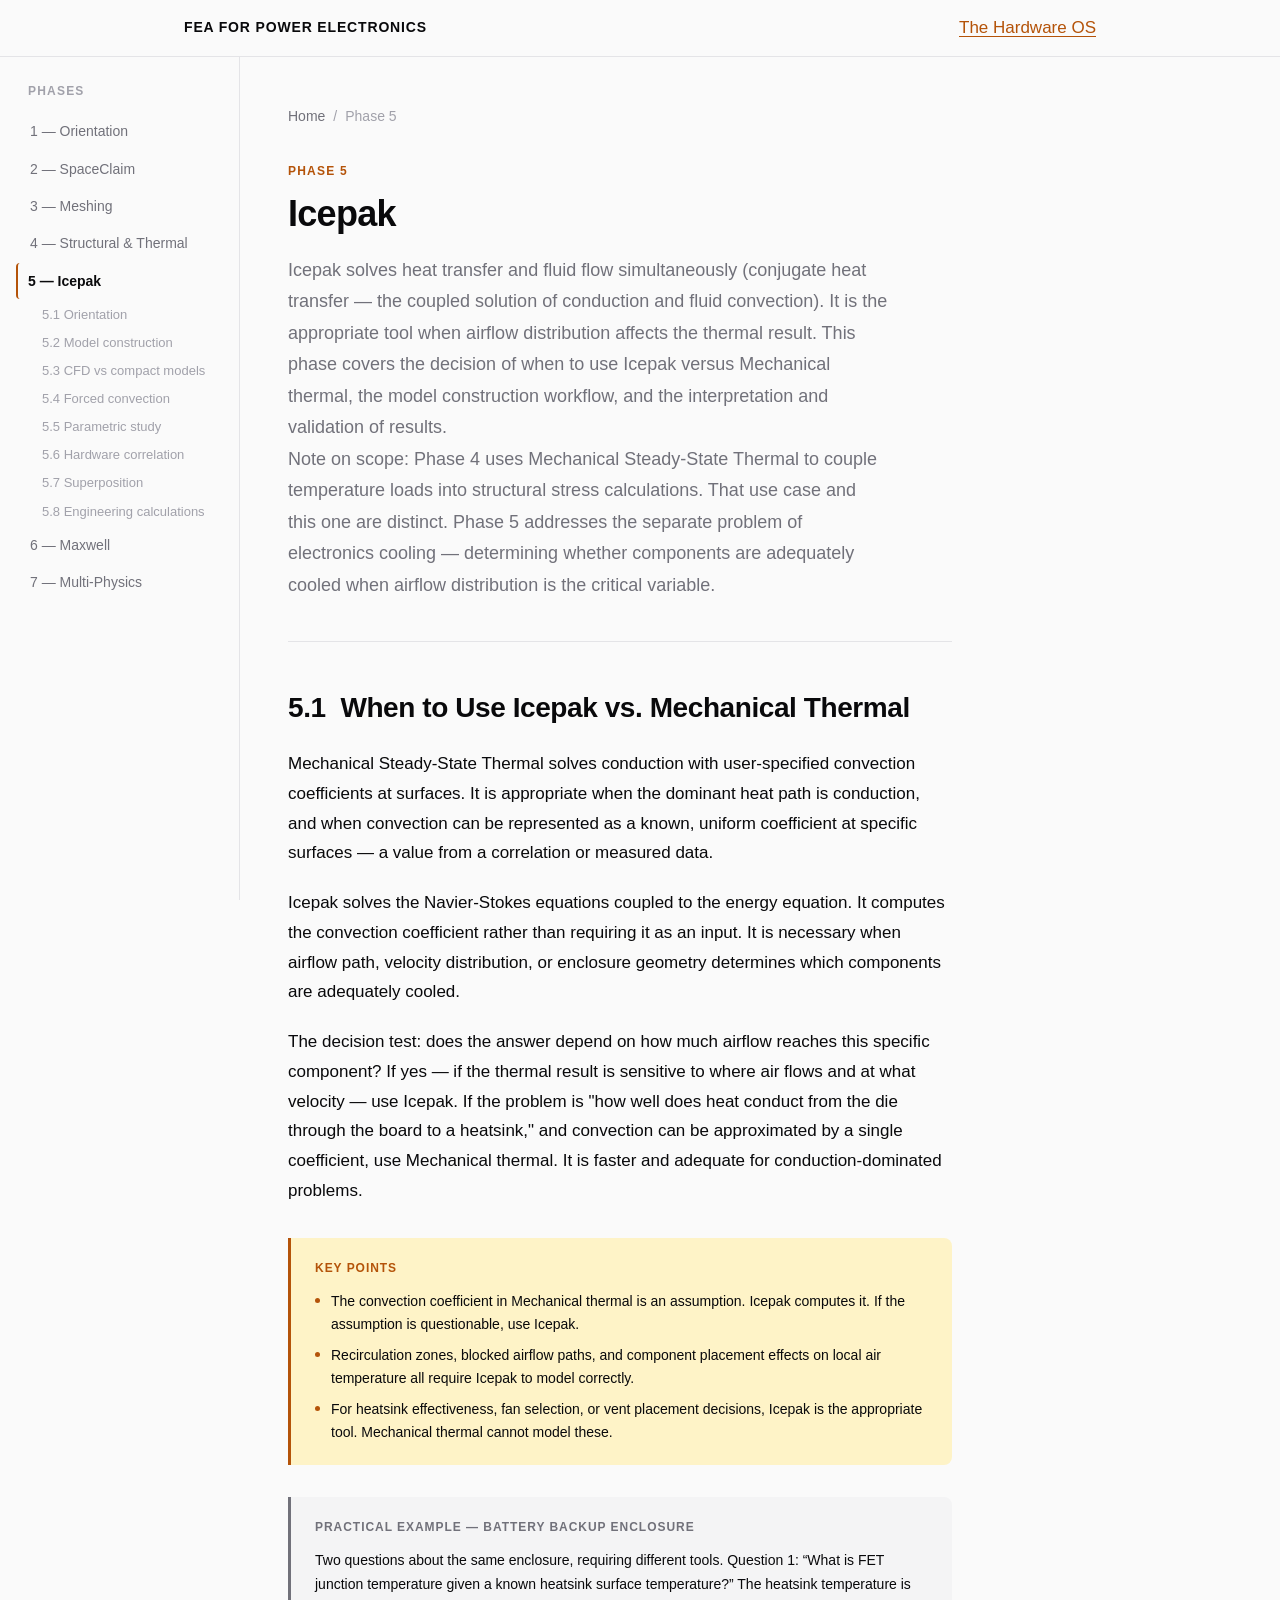
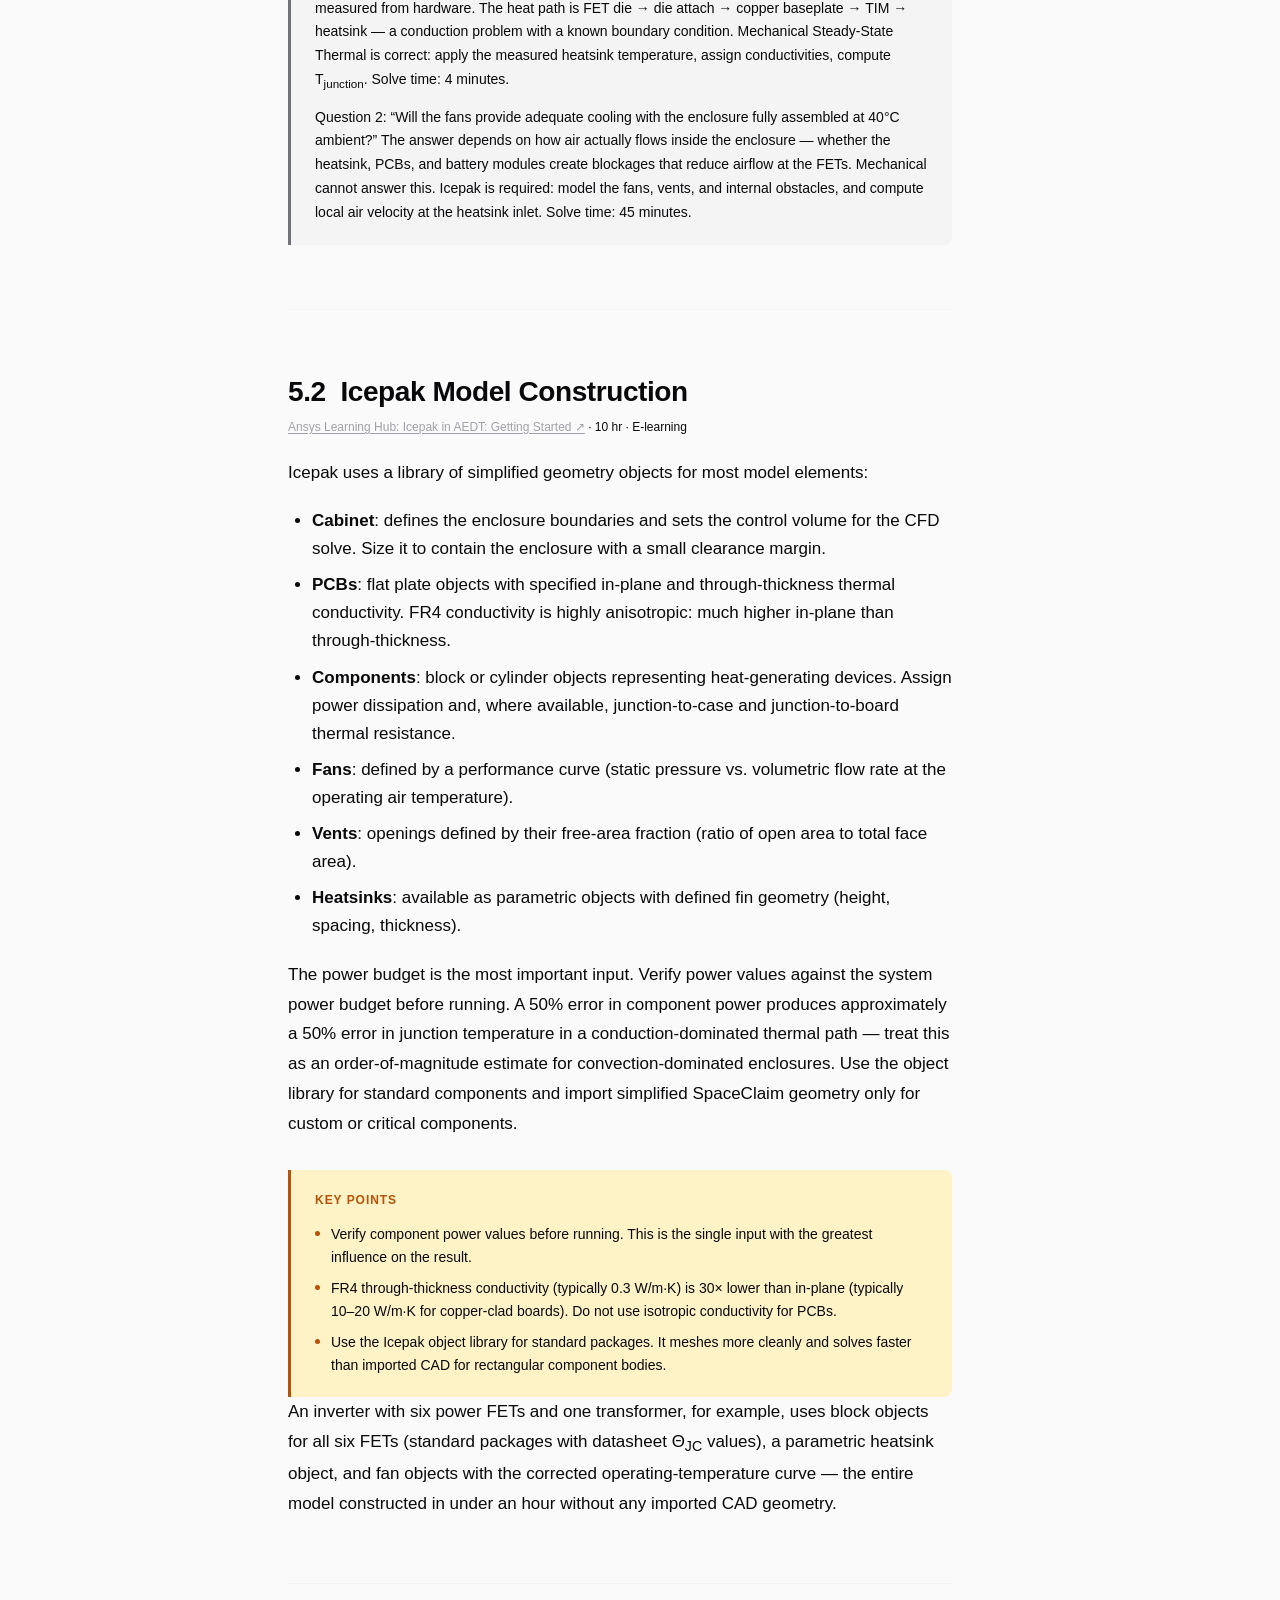
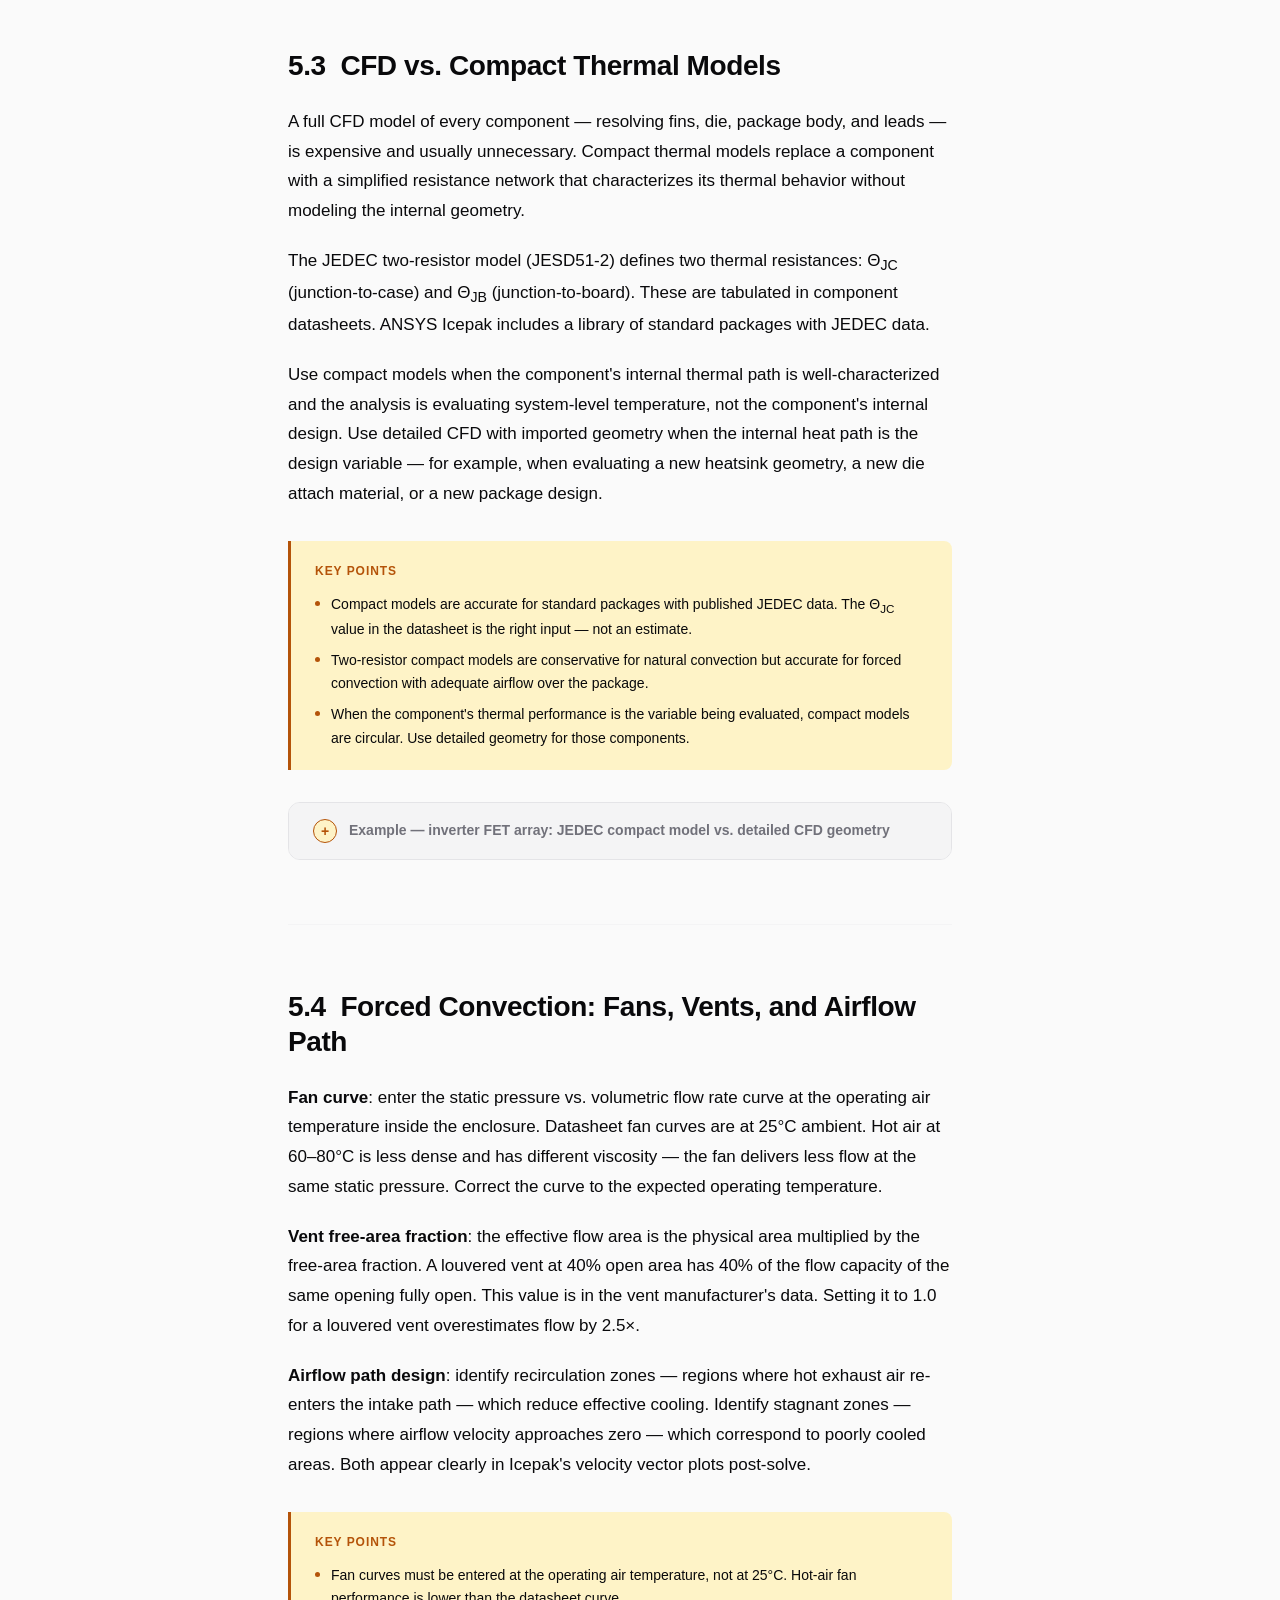
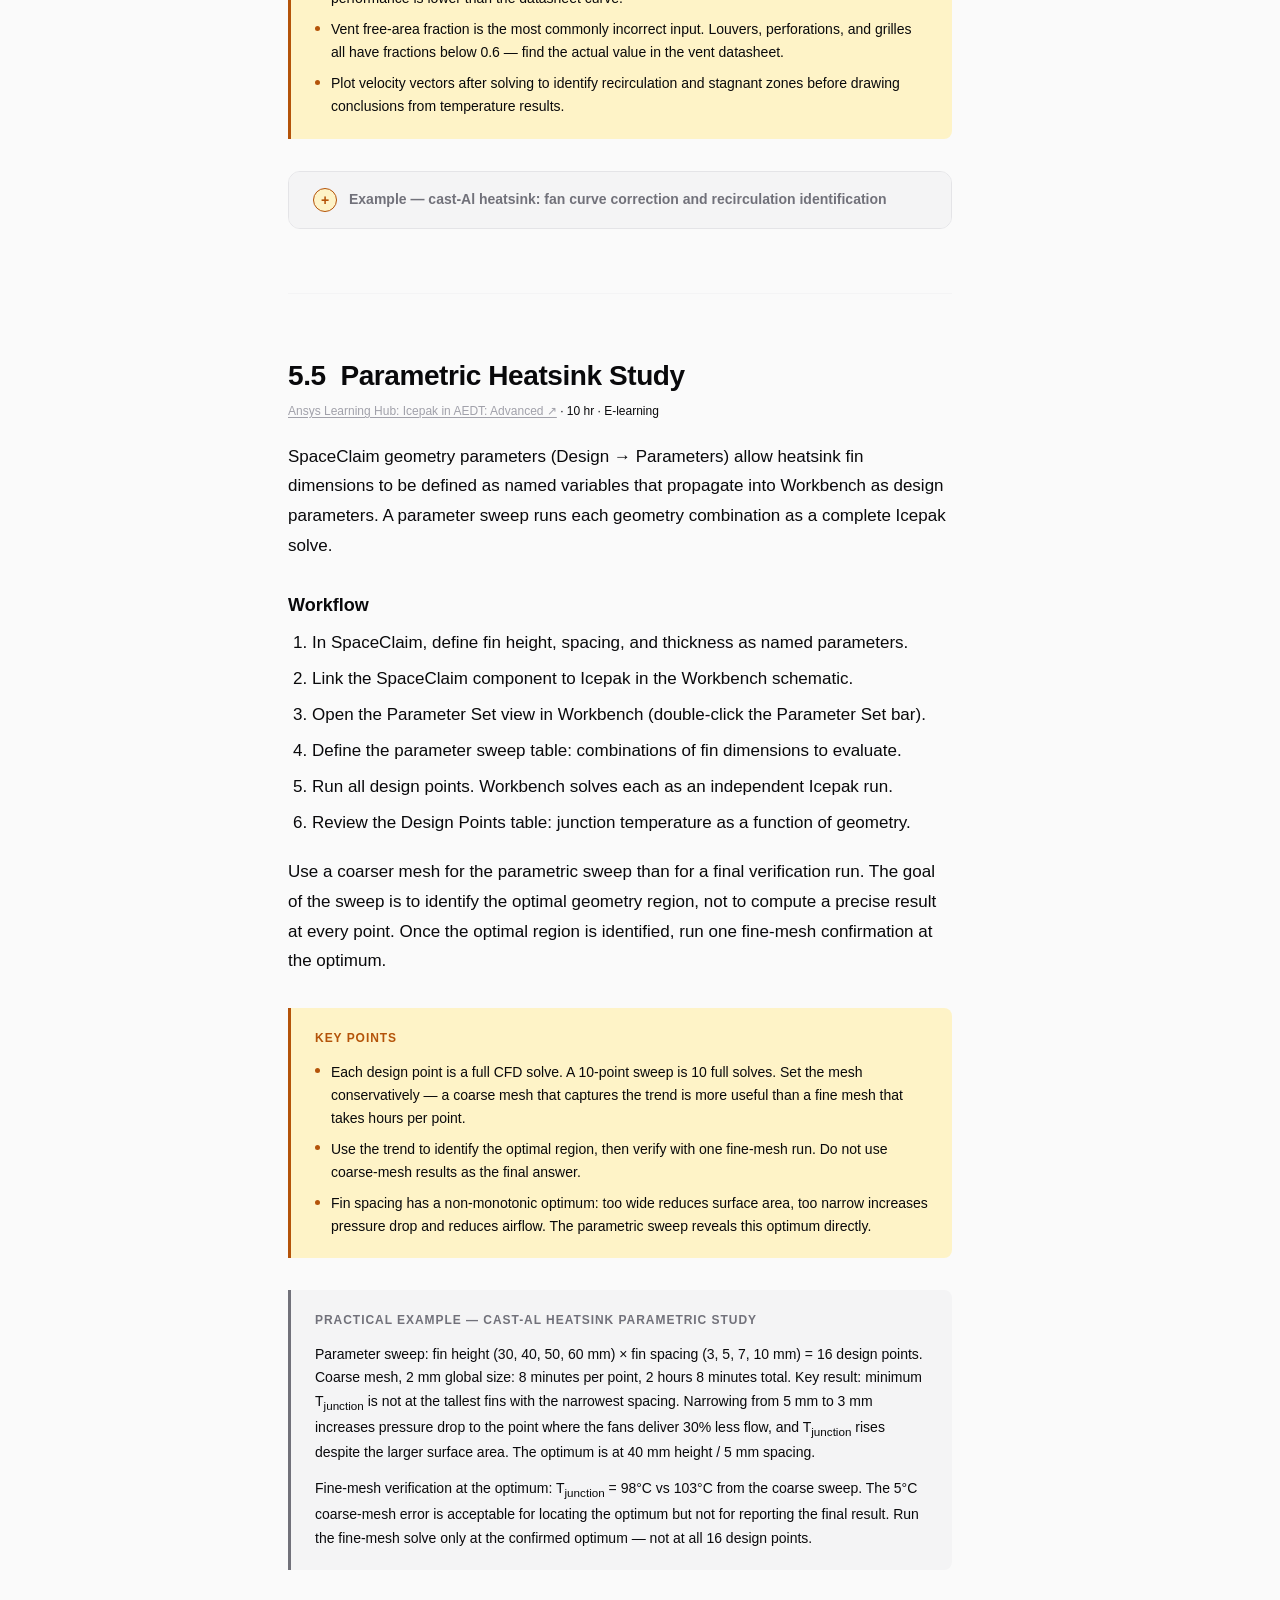
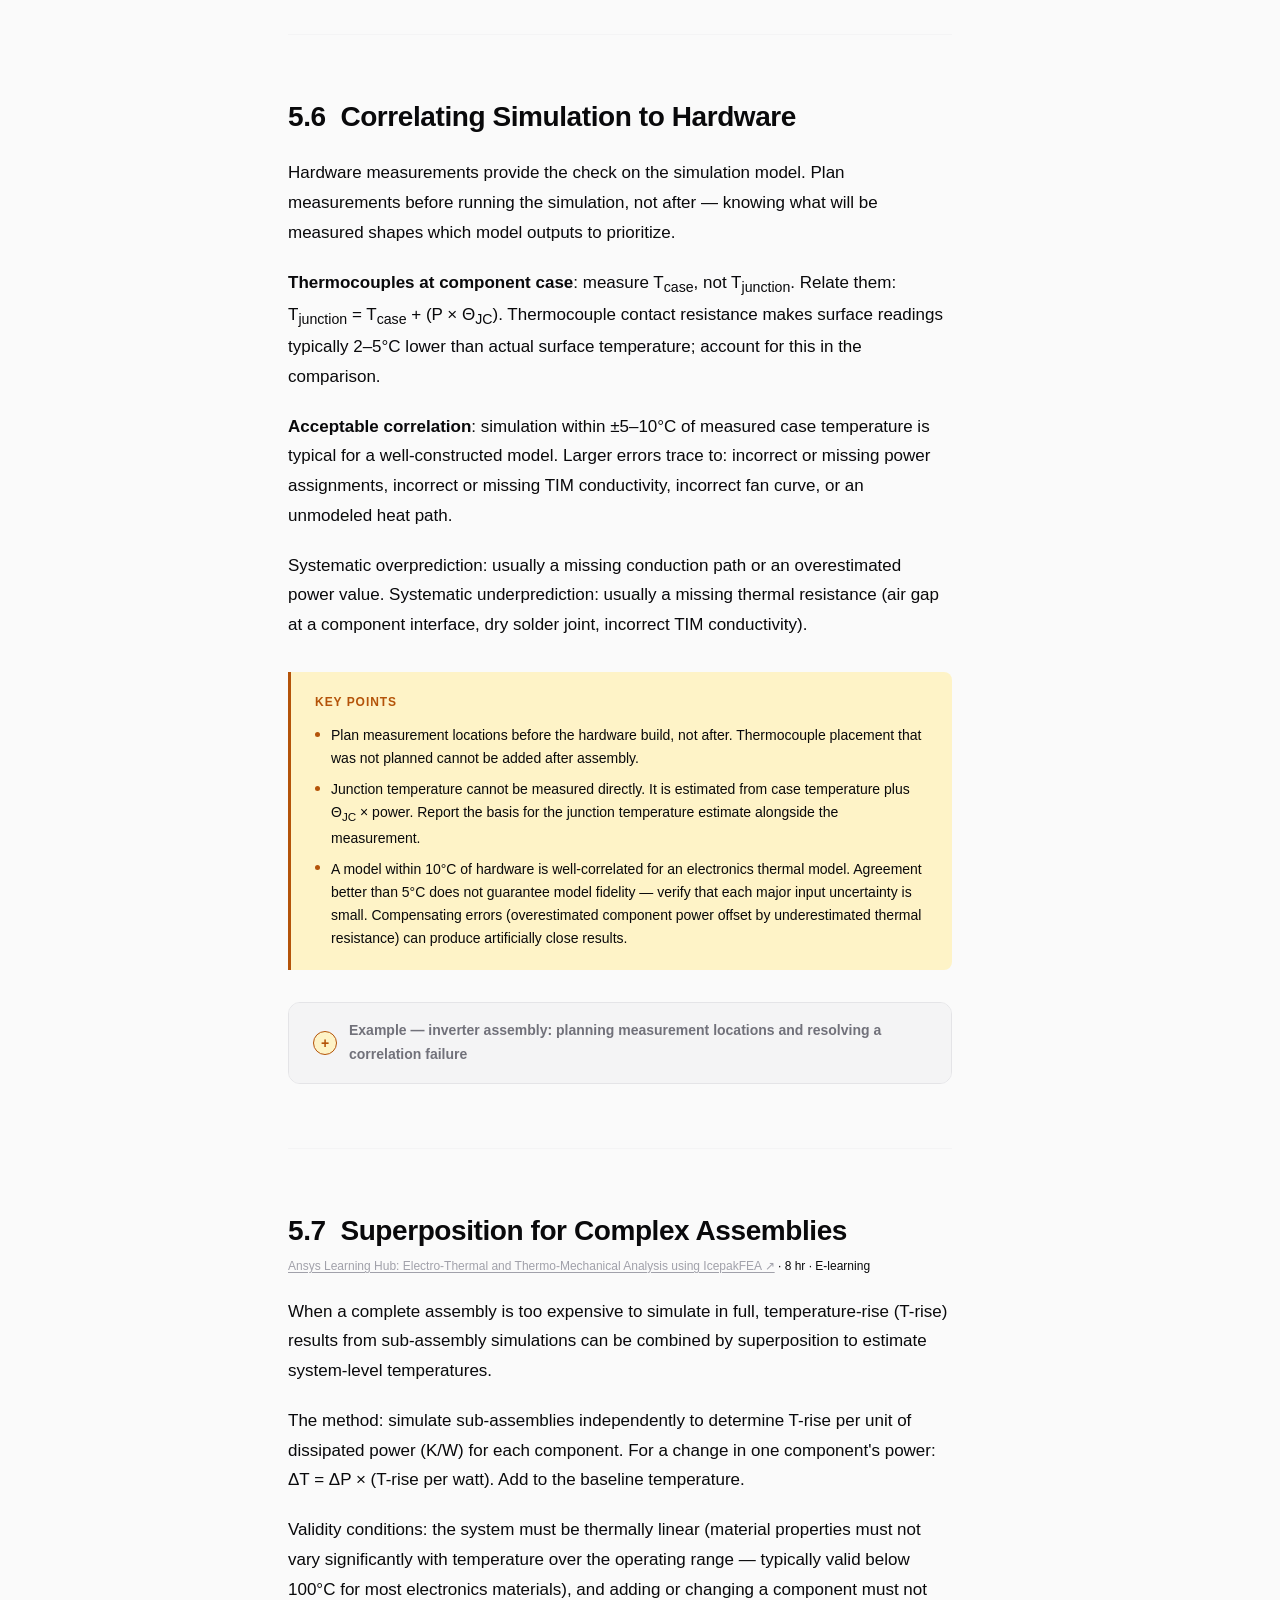
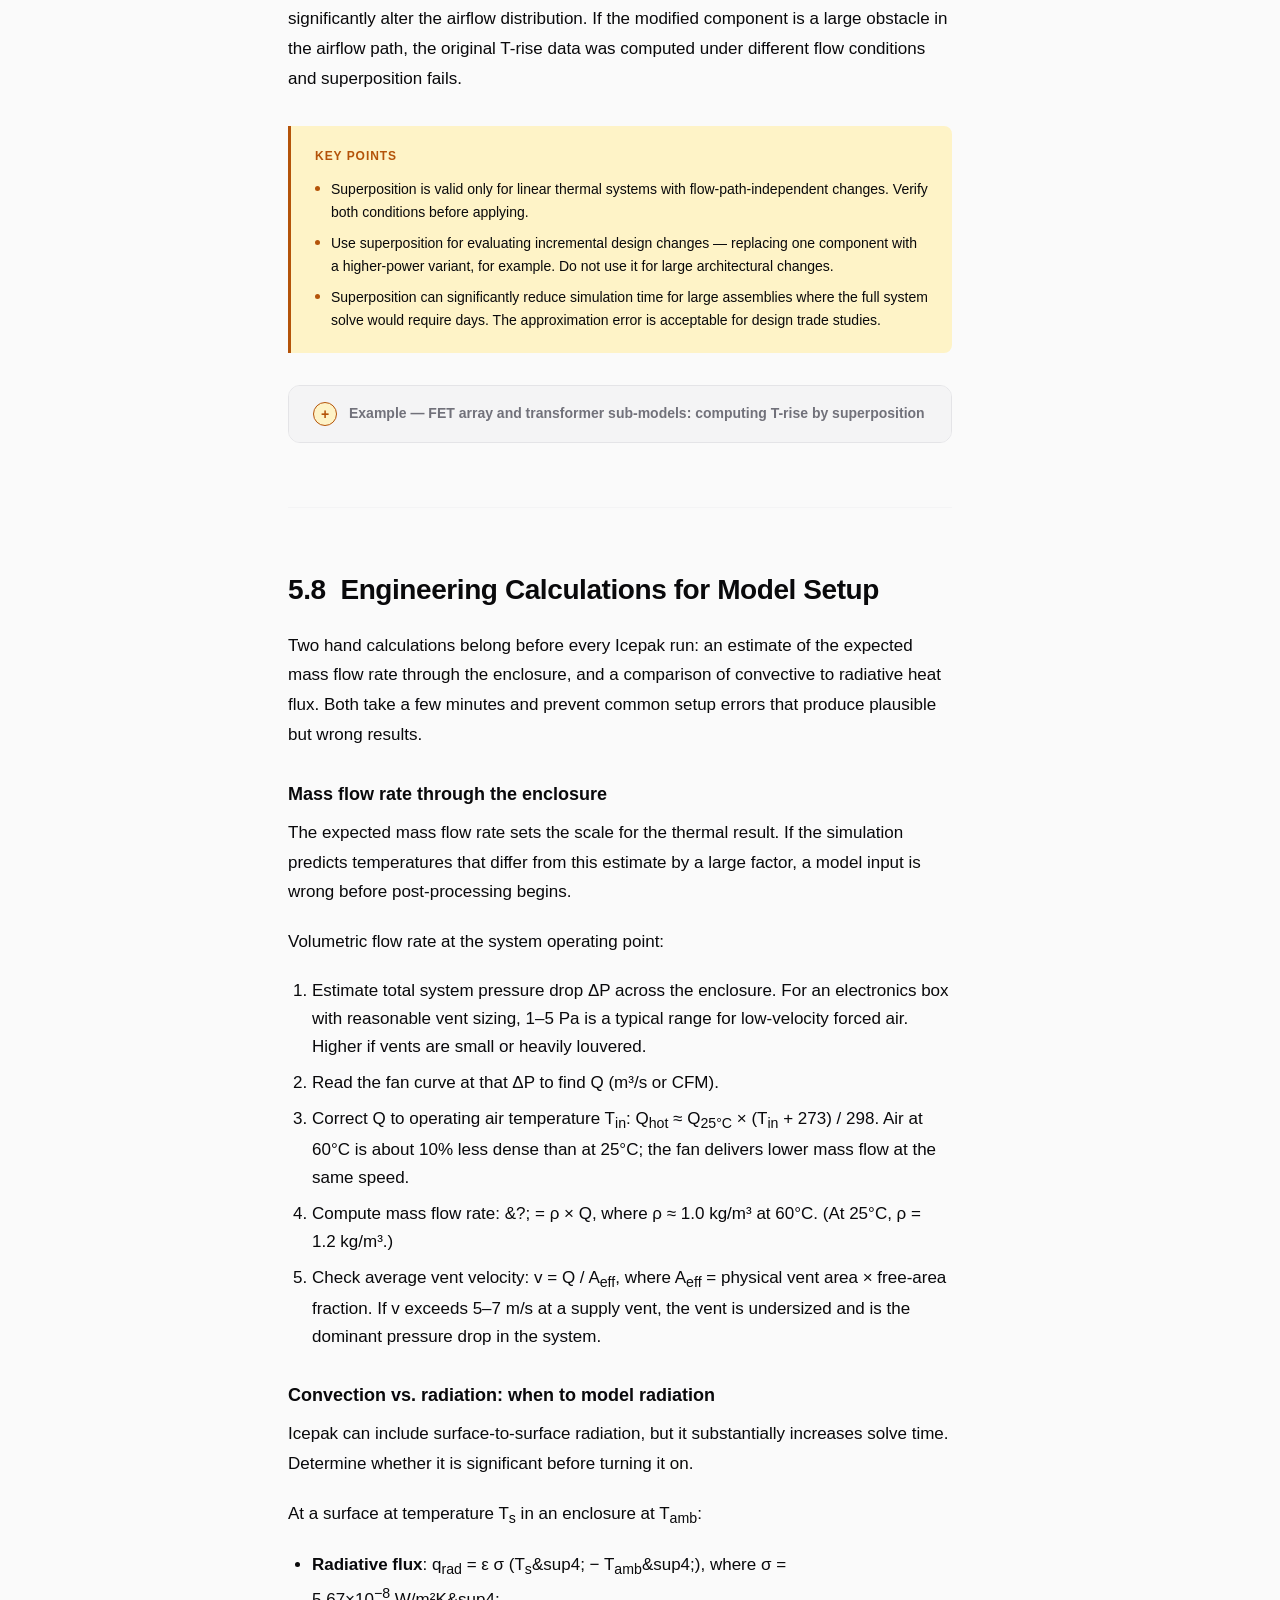
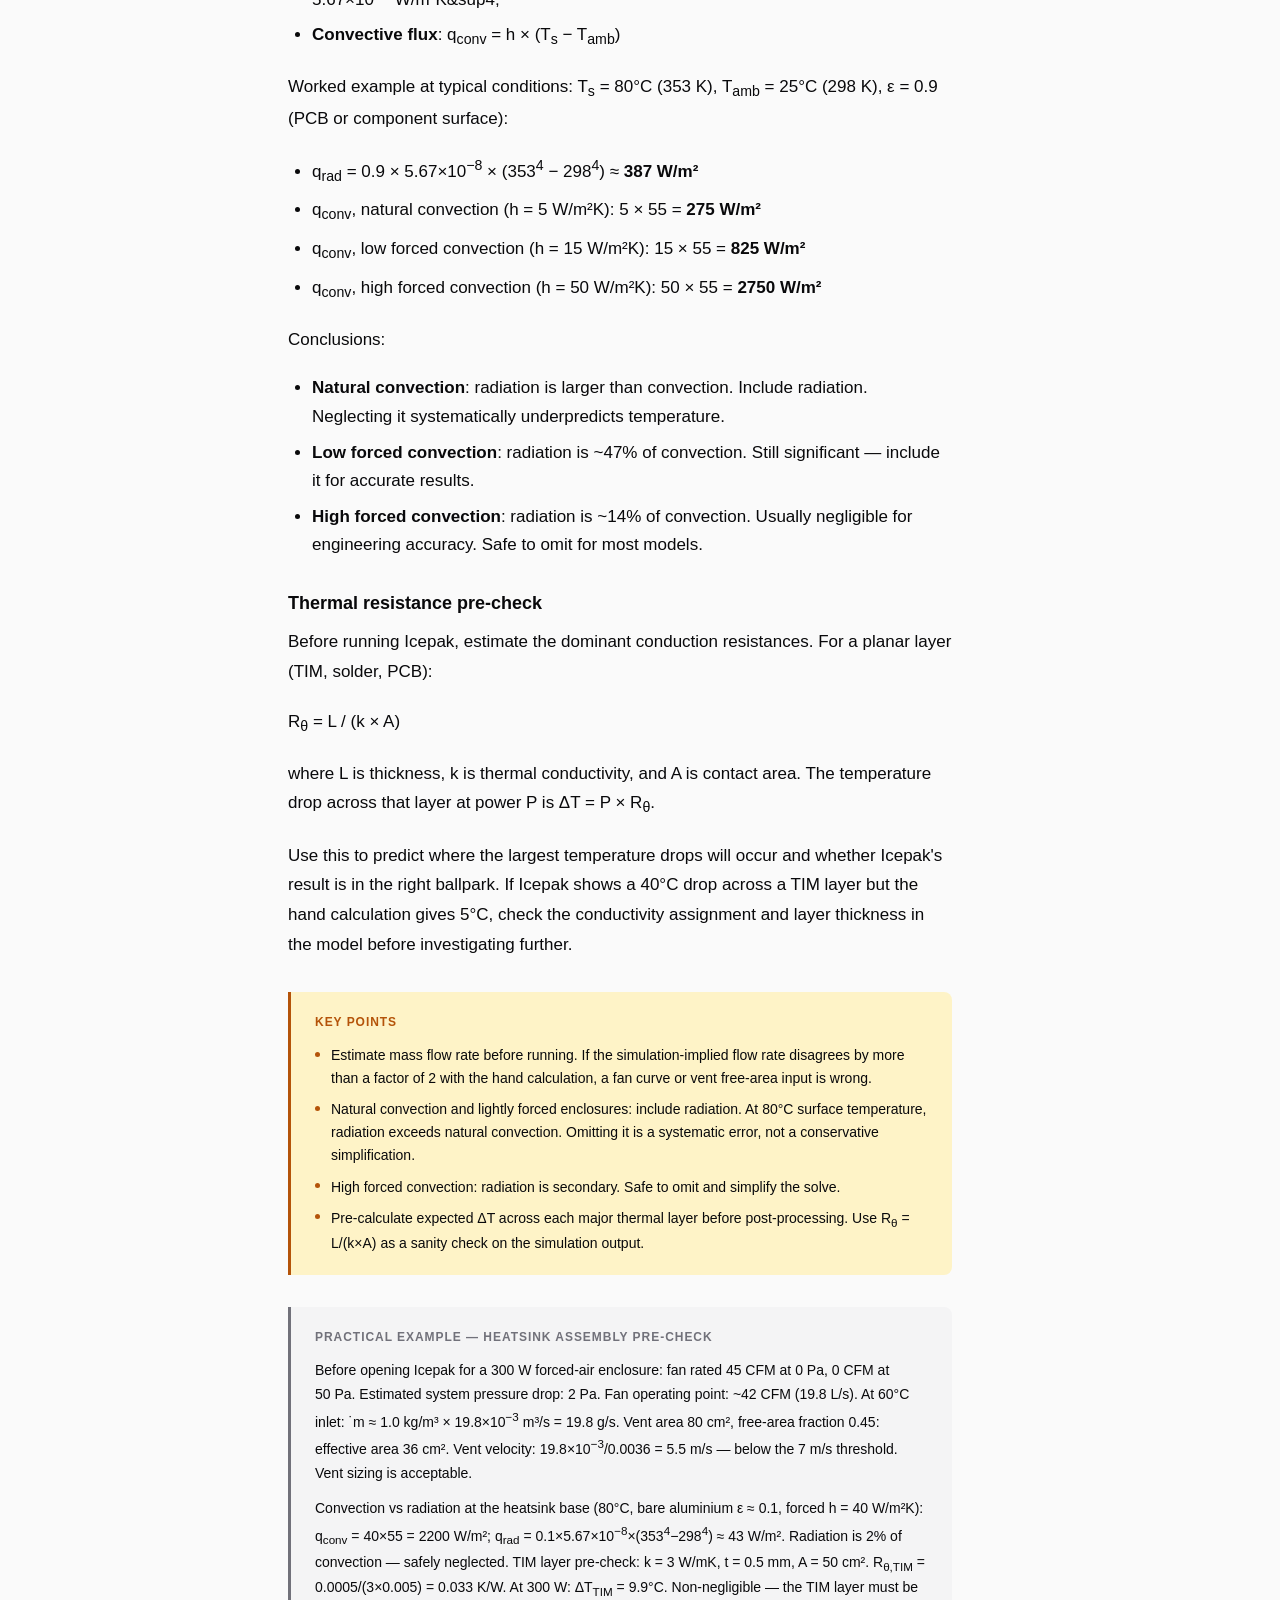
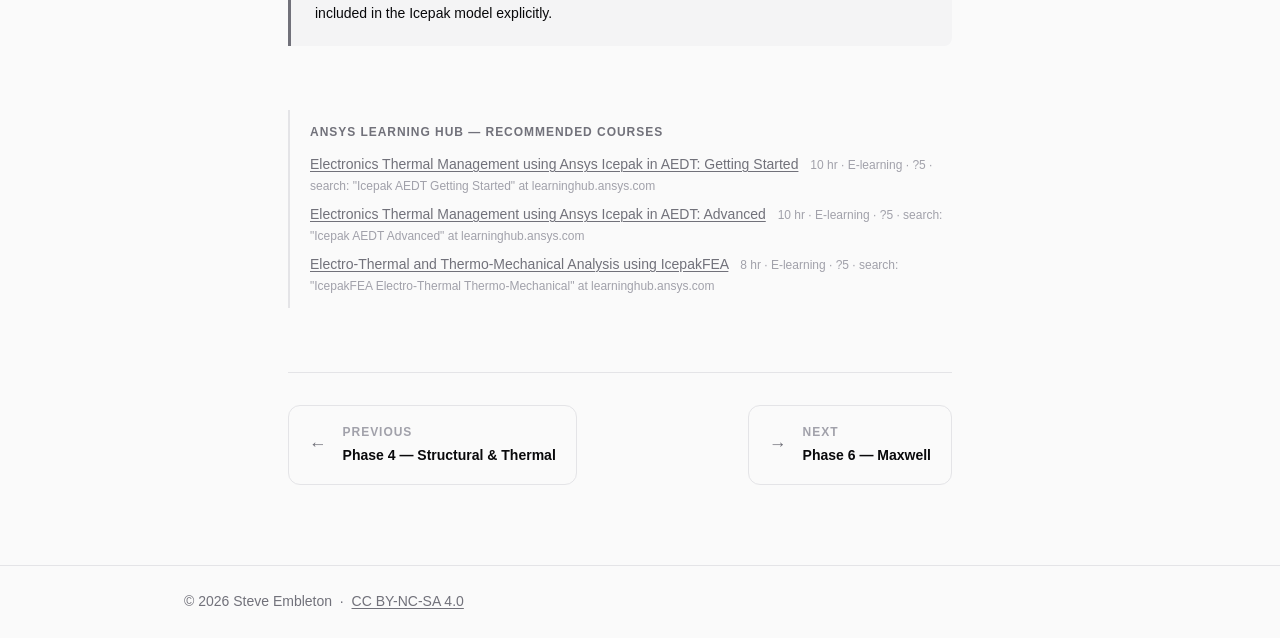
<file: phase-5/index.html>
<!DOCTYPE html>
<html lang="en">
<head>
  <meta charset="UTF-8">
  <meta name="viewport" content="width=device-width, initial-scale=1.0">
  <meta name="color-scheme" content="light dark">
  <meta name="description" content="Conjugate heat transfer for electronics: Icepak model setup, fans, heatsinks, compact models, and hardware correlation.">
  <link rel="canonical" href="https://simulation.thehardwareos.com/phase-5/">
  <title>Phase 5: Thermal CFD &mdash; FEA for Power Electronics</title>  <link rel="stylesheet" href="../assets/css/style.css">
</head>
<body>
  <header class="site-header" role="banner">
    <div class="container">
      <a href="../" class="site-logo">FEA for Power Electronics</a>
      <a href="https://thehardwareos.com" class="site-parent-link" rel="noopener">The Hardware OS</a>
    </div>
  </header>

  <div class="page-wrap">
    <nav class="sidebar" aria-label="Course navigation">
      <span class="sidebar-label">Phases</span>
      <ol class="nav-phases">
        <li class="nav-phase"><a href="../phase-1/">1 &mdash; Orientation</a></li>
        <li class="nav-phase"><a href="../phase-2/">2 &mdash; SpaceClaim</a></li>
        <li class="nav-phase"><a href="../phase-3/">3 &mdash; Meshing</a></li>
        <li class="nav-phase"><a href="../phase-4/">4 &mdash; Structural &amp; Thermal</a></li>
        <li class="nav-phase is-active">
          <a href="../phase-5/">5 &mdash; Icepak</a>
          <ol class="nav-sub">
            <li><a href="#icepak-orientation">5.1 Orientation</a></li>
            <li><a href="#model-construction">5.2 Model construction</a></li>
            <li><a href="#compact-models">5.3 CFD vs compact models</a></li>
            <li><a href="#forced-convection">5.4 Forced convection</a></li>
            <li><a href="#parametric-study">5.5 Parametric study</a></li>
            <li><a href="#hardware-correlation">5.6 Hardware correlation</a></li>
            <li><a href="#superposition">5.7 Superposition</a></li>
            <li><a href="#engineering-calculator">5.8 Engineering calculations</a></li>
          </ol>
        </li>
        <li class="nav-phase"><a href="../phase-6/">6 &mdash; Maxwell</a></li>
        <li class="nav-phase"><a href="../phase-7/">7 &mdash; Multi-Physics</a></li>
      </ol>
    </nav>

    <main class="content-main" id="main-content">
      <nav class="breadcrumb" aria-label="Breadcrumb">
        <a href="../">Home</a>
        <span class="breadcrumb-sep" aria-hidden="true">/</span>
        <span aria-current="page">Phase 5</span>
      </nav>

      <header class="phase-header">
        <span class="phase-label">Phase 5</span>
        <h1>Icepak</h1>
        <p class="phase-intro">
          Icepak solves heat transfer and fluid flow simultaneously (conjugate heat transfer &mdash;
          the coupled solution of conduction and fluid convection). It is the appropriate tool
          when airflow distribution affects the thermal result.
          This phase covers the decision of when to use Icepak versus Mechanical thermal,
          the model construction workflow, and the interpretation and validation of results.
        </p>
        <p class="phase-intro">
          Note on scope: Phase 4 uses Mechanical Steady-State Thermal to couple temperature
          loads into structural stress calculations. That use case and this one are distinct.
          Phase 5 addresses the separate problem of electronics cooling &mdash; determining
          whether components are adequately cooled when airflow distribution is the critical
          variable.
        </p>
      </header>

      <section class="topic" id="icepak-orientation">
        <h2>5.1 &nbsp;When to Use Icepak vs. Mechanical Thermal</h2>

        <p>
          Mechanical Steady-State Thermal solves conduction with user-specified convection
          coefficients at surfaces. It is appropriate when the dominant heat path is
          conduction, and when convection can be represented as a known, uniform coefficient
          at specific surfaces &mdash; a value from a correlation or measured data.
        </p>

        <p>
          Icepak solves the Navier-Stokes equations coupled to the energy equation. It
          computes the convection coefficient rather than requiring it as an input. It is
          necessary when airflow path, velocity distribution, or enclosure geometry determines
          which components are adequately cooled.
        </p>

        <p>
          The decision test: does the answer depend on how much airflow reaches this specific
          component? If yes &mdash; if the thermal result is sensitive to where air flows and at what
          velocity &mdash; use Icepak. If the problem is "how well does heat conduct from the die
          through the board to a heatsink," and convection can be approximated by a single
          coefficient, use Mechanical thermal. It is faster and adequate for
          conduction-dominated problems.
        </p>

        <aside class="key-points" aria-label="Key points for 5.1">
          <span class="key-points-label">Key points</span>
          <ul>
            <li>The convection coefficient in Mechanical thermal is an assumption. Icepak
                computes it. If the assumption is questionable, use Icepak.</li>
            <li>Recirculation zones, blocked airflow paths, and component placement effects
                on local air temperature all require Icepak to model correctly.</li>
            <li>For heatsink effectiveness, fan selection, or vent placement decisions,
                Icepak is the appropriate tool. Mechanical thermal cannot model these.</li>
          </ul>
        </aside>

        <aside class="example-note" aria-label="Example: battery backup enclosure">
          <span class="example-note-label">Practical example &mdash; battery backup enclosure</span>
          <p>Two questions about the same enclosure, requiring different tools. Question&nbsp;1: &ldquo;What is FET junction temperature given a known heatsink surface temperature?&rdquo; The heatsink temperature is measured from hardware. The heat path is FET die &rarr; die attach &rarr; copper baseplate &rarr; TIM &rarr; heatsink &mdash; a conduction problem with a known boundary condition. Mechanical Steady-State Thermal is correct: apply the measured heatsink temperature, assign conductivities, compute T<sub>junction</sub>. Solve time: 4 minutes.</p>
          <p>Question&nbsp;2: &ldquo;Will the fans provide adequate cooling with the enclosure fully assembled at 40&deg;C ambient?&rdquo; The answer depends on how air actually flows inside the enclosure &mdash; whether the heatsink, PCBs, and battery modules create blockages that reduce airflow at the FETs. Mechanical cannot answer this. Icepak is required: model the fans, vents, and internal obstacles, and compute local air velocity at the heatsink inlet. Solve time: 45 minutes.</p>
        </aside>
      </section>

      <section class="topic" id="model-construction">
          <h2>5.2 &nbsp;Icepak Model Construction</h2>
          <p class="hub-inline-ref"><a href="https://learninghub.ansys.com" target="_blank" rel="noopener">Ansys Learning Hub: Icepak in AEDT: Getting Started &#8599;</a> &middot; 10&nbsp;hr &middot; E-learning</p>

          <p>
          Icepak uses a library of simplified geometry objects for most model elements:
        </p>
        <ul>
          <li><strong>Cabinet</strong>: defines the enclosure boundaries and sets the control
              volume for the CFD solve. Size it to contain the enclosure with a small
              clearance margin.</li>
          <li><strong>PCBs</strong>: flat plate objects with specified in-plane and
              through-thickness thermal conductivity. FR4 conductivity is highly anisotropic:
              much higher in-plane than through-thickness.</li>
          <li><strong>Components</strong>: block or cylinder objects representing heat-generating
              devices. Assign power dissipation and, where available, junction-to-case and
              junction-to-board thermal resistance.</li>
          <li><strong>Fans</strong>: defined by a performance curve (static pressure vs.
              volumetric flow rate at the operating air temperature).</li>
          <li><strong>Vents</strong>: openings defined by their free-area fraction (ratio of
              open area to total face area).</li>
          <li><strong>Heatsinks</strong>: available as parametric objects with defined fin
              geometry (height, spacing, thickness).</li>
        </ul>

        <p>
          The power budget is the most important input. Verify power values against the system
          power budget before running. A 50% error in component power produces approximately
          a 50% error in junction temperature in a conduction-dominated thermal path &mdash;
          treat this as an order-of-magnitude estimate for convection-dominated enclosures.
          Use the object library for standard components
          and import simplified SpaceClaim geometry only for custom or critical components.
        </p>

        <aside class="key-points" aria-label="Key points for 5.2">
          <span class="key-points-label">Key points</span>
          <ul>
            <li>Verify component power values before running. This is the single input with
                the greatest influence on the result.</li>
            <li>FR4 through-thickness conductivity (typically 0.3 W/m&middot;K) is 30&times;
                lower than in-plane (typically 10&ndash;20 W/m&middot;K for copper-clad boards).
                Do not use isotropic conductivity for PCBs.</li>
            <li>Use the Icepak object library for standard packages. It meshes more cleanly
                and solves faster than imported CAD for rectangular component bodies.</li>
          </ul>
        </aside>

        <p>
          An inverter with six power FETs and one transformer, for example, uses block objects
          for all six FETs (standard packages with datasheet &Theta;<sub>JC</sub> values), a
          parametric heatsink object, and fan objects with the corrected operating-temperature
          curve &mdash; the entire model constructed in under an hour without any imported
          CAD geometry.
        </p>
      </section>

      <section class="topic" id="compact-models">
        <h2>5.3 &nbsp;CFD vs. Compact Thermal Models</h2>

        <p>
          A full CFD model of every component &mdash; resolving fins, die, package body, and leads &mdash;
          is expensive and usually unnecessary. Compact thermal models replace a component
          with a simplified resistance network that characterizes its thermal behavior without
          modeling the internal geometry.
        </p>

        <p>
          The JEDEC two-resistor model (JESD51-2) defines two thermal resistances: &Theta;<sub>JC</sub>
          (junction-to-case) and &Theta;<sub>JB</sub> (junction-to-board). These are tabulated
          in component datasheets. ANSYS Icepak includes a library of standard packages with
          JEDEC data.
        </p>

        <p>
          Use compact models when the component's internal thermal path is well-characterized
          and the analysis is evaluating system-level temperature, not the component's internal
          design. Use detailed CFD with imported geometry when the internal heat path is the
          design variable &mdash; for example, when evaluating a new heatsink geometry, a new die
          attach material, or a new package design.
        </p>

        <aside class="key-points" aria-label="Key points for 5.3">
          <span class="key-points-label">Key points</span>
          <ul>
            <li>Compact models are accurate for standard packages with published JEDEC data.
                The &Theta;<sub>JC</sub> value in the datasheet is the right input &mdash; not an
                estimate.</li>
            <li>Two-resistor compact models are conservative for natural convection but
                accurate for forced convection with adequate airflow over the package.</li>
            <li>When the component's thermal performance is the variable being evaluated,
                compact models are circular. Use detailed geometry for those components.</li>
          </ul>
        </aside>

        <details class="example-block">
          <summary>Example &mdash; inverter FET array: JEDEC compact model vs. detailed CFD geometry</summary>
          <div class="example-content">
            <p>Six TO-247 power FETs on a heatsink. Analysis goal: verify FET junction temperatures below 125&deg;C at rated power (50&nbsp;W per FET, 300&nbsp;W total).</p>
            <p><strong>Compact model (JEDEC two-resistor):</strong></p>
            <ul>
              <li>Each FET: &Theta;<sub>JC</sub> = 0.4&nbsp;K/W, &Theta;<sub>JB</sub> = 5&nbsp;K/W from datasheet</li>
              <li>In Icepak: each FET is a block object at its footprint location; power = 50&nbsp;W; thermal resistances from datasheet</li>
              <li>Solve time: 8 minutes</li>
              <li>T<sub>junction,max</sub> = 101&deg;C (at the two FETs nearest the transformer, where air temperature is highest after passing over upstream heat sources)</li>
            </ul>
            <p><strong>Detailed geometry CFD (imported package body):</strong></p>
            <ul>
              <li>FET body: die (5&nbsp;mm &times; 5&nbsp;mm), die attach, copper clip, mold compound modeled explicitly from component cross-section</li>
              <li>Solve time: 47 minutes</li>
              <li>T<sub>junction,max</sub> = 104&deg;C at the same location (3&deg;C higher than compact model)</li>
            </ul>
            <p>Conclusion: 3&deg;C difference (3%) between approaches. For a margin check against a 125&deg;C limit with 24&deg;C of margin, compact models are adequate &mdash; the model error is far smaller than the design margin. The 47-minute detailed solve is not justified when the question is &ldquo;are we below the limit?&rdquo; Detailed geometry would be warranted if the question were &ldquo;what is the minimum TIM conductivity before the limit is exceeded?&rdquo; &mdash; where the 3&deg;C uncertainty is material to the decision.</p>
          </div>
        </details>
      </section>

      <section class="topic" id="forced-convection">
        <h2>5.4 &nbsp;Forced Convection: Fans, Vents, and Airflow Path</h2>

        <p>
          <strong>Fan curve</strong>: enter the static pressure vs. volumetric flow rate
          curve at the operating air temperature inside the enclosure. Datasheet fan curves
          are at 25&deg;C ambient. Hot air at 60&ndash;80&deg;C is less dense and has different
          viscosity &mdash; the fan delivers less flow at the same static pressure. Correct the
          curve to the expected operating temperature.
        </p>

        <p>
          <strong>Vent free-area fraction</strong>: the effective flow area is the physical
          area multiplied by the free-area fraction. A louvered vent at 40% open area has
          40% of the flow capacity of the same opening fully open. This value is in the
          vent manufacturer's data. Setting it to 1.0 for a louvered vent overestimates
          flow by 2.5&times;.
        </p>

        <p>
          <strong>Airflow path design</strong>: identify recirculation zones &mdash; regions where
          hot exhaust air re-enters the intake path &mdash; which reduce effective cooling.
          Identify stagnant zones &mdash; regions where airflow velocity approaches zero &mdash; which
          correspond to poorly cooled areas. Both appear clearly in Icepak's velocity vector
          plots post-solve.
        </p>

        <aside class="key-points" aria-label="Key points for 5.4">
          <span class="key-points-label">Key points</span>
          <ul>
            <li>Fan curves must be entered at the operating air temperature, not at 25&deg;C.
                Hot-air fan performance is lower than the datasheet curve.</li>
            <li>Vent free-area fraction is the most commonly incorrect input. Louvers,
                perforations, and grilles all have fractions below 0.6 &mdash; find the actual
                value in the vent datasheet.</li>
            <li>Plot velocity vectors after solving to identify recirculation and stagnant
                zones before drawing conclusions from temperature results.</li>
          </ul>
        </aside>

        <details class="example-block">
          <summary>Example &mdash; cast-Al heatsink: fan curve correction and recirculation identification</summary>
          <div class="example-content">
            <p>A forced-air heatsink: 120&nbsp;mm &times; 80&nbsp;mm base, 35&nbsp;mm fins, 5&nbsp;mm pitch. Two 60&nbsp;mm fans. Operating inlet air: 60&deg;C. Total dissipation: 150&nbsp;W.</p>
            <ol>
              <li><strong>Fan curve correction:</strong> datasheet curve is at 25&deg;C. At 60&deg;C, air density is 10% lower &mdash; the fans deliver less mass flow at the same pressure. Correction factor: (273 + 60)/(273 + 25) = 1.117 for temperature, reducing mass flow by approximately 10%. Enter the corrected curve in Icepak. If the uncorrected 25&deg;C curve is used, Icepak overestimates airflow and underpredicts temperatures by 5&ndash;8&deg;C.</li>
              <li><strong>Vent free-area fraction:</strong> outlet grille is 40% open (louvered). Enter 0.40 in the Vent object. Setting this to 1.0 predicts 2.5&times; the actual exit velocity and dramatically underestimates the pressure drop at the outlet &mdash; the fan operates at a much lower pressure point on the curve and delivers much more flow than is physically present.</li>
              <li><strong>Velocity vector check after first solve:</strong> plot velocity vectors in the fin channel plane (cut plane parallel to airflow, at mid-height of the fins). Uniform flow entering all fin channels is expected. In this case: a recirculation zone is visible behind the transformer body mounted downstream of the heatsink. Hot exhaust air folds back and re-enters the first two fin channels, raising their inlet air temperature by 8&deg;C.</li>
              <li><strong>Fix:</strong> add a 15&nbsp;mm deflector plate between the transformer and the heatsink inlet. Re-solve: the inlet temperature elevation at the first two fin channels drops from 8&deg;C to 2&deg;C. FET case temperature drops by 6&deg;C.</li>
            </ol>
            <p>The recirculation zone was not visible from the temperature contour plot alone &mdash; it appeared only as a localised hotspot on two fins. The velocity vector plot identified the mechanism directly.</p>
          </div>
        </details>
      </section>

      <section class="topic" id="parametric-study">
          <h2>5.5 &nbsp;Parametric Heatsink Study</h2>
          <p class="hub-inline-ref"><a href="https://learninghub.ansys.com" target="_blank" rel="noopener">Ansys Learning Hub: Icepak in AEDT: Advanced &#8599;</a> &middot; 10&nbsp;hr &middot; E-learning</p>

          <p>
          SpaceClaim geometry parameters (Design &rarr; Parameters) allow heatsink fin
          dimensions to be defined as named variables that propagate into Workbench as design
          parameters. A parameter sweep runs each geometry combination as a complete Icepak
          solve.
        </p>

        <h3>Workflow</h3>
        <ol>
          <li>In SpaceClaim, define fin height, spacing, and thickness as named parameters.</li>
          <li>Link the SpaceClaim component to Icepak in the Workbench schematic.</li>
          <li>Open the Parameter Set view in Workbench (double-click the Parameter Set bar).</li>
          <li>Define the parameter sweep table: combinations of fin dimensions to evaluate.</li>
          <li>Run all design points. Workbench solves each as an independent Icepak run.</li>
          <li>Review the Design Points table: junction temperature as a function of geometry.</li>
        </ol>

        <p>
          Use a coarser mesh for the parametric sweep than for a final verification run. The
          goal of the sweep is to identify the optimal geometry region, not to compute a
          precise result at every point. Once the optimal region is identified, run one
          fine-mesh confirmation at the optimum.
        </p>

        <aside class="key-points" aria-label="Key points for 5.5">
          <span class="key-points-label">Key points</span>
          <ul>
            <li>Each design point is a full CFD solve. A 10-point sweep is 10 full solves.
                Set the mesh conservatively &mdash; a coarse mesh that captures the trend is
                more useful than a fine mesh that takes hours per point.</li>
            <li>Use the trend to identify the optimal region, then verify with one fine-mesh
                run. Do not use coarse-mesh results as the final answer.</li>
            <li>Fin spacing has a non-monotonic optimum: too wide reduces surface area,
                too narrow increases pressure drop and reduces airflow. The parametric
                sweep reveals this optimum directly.</li>
          </ul>
        </aside>

        <aside class="example-note" aria-label="Example: cast-Al heatsink parametric study">
          <span class="example-note-label">Practical example &mdash; cast-Al heatsink parametric study</span>
          <p>Parameter sweep: fin height (30, 40, 50, 60&nbsp;mm) &times; fin spacing (3, 5, 7, 10&nbsp;mm) = 16 design points. Coarse mesh, 2&nbsp;mm global size: 8 minutes per point, 2 hours 8 minutes total. Key result: minimum T<sub>junction</sub> is not at the tallest fins with the narrowest spacing. Narrowing from 5&nbsp;mm to 3&nbsp;mm increases pressure drop to the point where the fans deliver 30% less flow, and T<sub>junction</sub> rises despite the larger surface area. The optimum is at 40&nbsp;mm height / 5&nbsp;mm spacing.</p>
          <p>Fine-mesh verification at the optimum: T<sub>junction</sub> = 98&deg;C vs 103&deg;C from the coarse sweep. The 5&deg;C coarse-mesh error is acceptable for locating the optimum but not for reporting the final result. Run the fine-mesh solve only at the confirmed optimum &mdash; not at all 16 design points.</p>
        </aside>
      </section>

      <section class="topic" id="hardware-correlation">
        <h2>5.6 &nbsp;Correlating Simulation to Hardware</h2>

        <p>
          Hardware measurements provide the check on the simulation model. Plan measurements
          before running the simulation, not after &mdash; knowing what will be measured shapes
          which model outputs to prioritize.
        </p>

        <p>
          <strong>Thermocouples at component case</strong>: measure T<sub>case</sub>, not
          T<sub>junction</sub>. Relate them:
          T<sub>junction</sub> = T<sub>case</sub> + (P &times; &Theta;<sub>JC</sub>).
          Thermocouple contact resistance makes surface readings typically 2&ndash;5&deg;C lower
          than actual surface temperature; account for this in the comparison.
        </p>

        <p>
          <strong>Acceptable correlation</strong>: simulation within &plusmn;5&ndash;10&deg;C of
          measured case temperature is typical for a well-constructed model. Larger errors
          trace to: incorrect or missing power assignments, incorrect or missing TIM
          conductivity, incorrect fan curve, or an unmodeled heat path.
        </p>

        <p>
          Systematic overprediction: usually a missing conduction path or an overestimated
          power value. Systematic underprediction: usually a missing thermal resistance
          (air gap at a component interface, dry solder joint, incorrect TIM conductivity).
        </p>

        <aside class="key-points" aria-label="Key points for 5.6">
          <span class="key-points-label">Key points</span>
          <ul>
            <li>Plan measurement locations before the hardware build, not after.
                Thermocouple placement that was not planned cannot be added after assembly.</li>
            <li>Junction temperature cannot be measured directly. It is estimated from case
                temperature plus &Theta;<sub>JC</sub> &times; power. Report the basis for the
                junction temperature estimate alongside the measurement.</li>
            <li>A model within 10&deg;C of hardware is well-correlated for an electronics
                thermal model. Agreement better than 5&deg;C does not guarantee model fidelity &mdash;
                verify that each major input uncertainty is small. Compensating errors (overestimated
                component power offset by underestimated thermal resistance) can produce artificially
                close results.</li>
          </ul>
        </aside>

        <details class="example-block">
          <summary>Example &mdash; inverter assembly: planning measurement locations and resolving a correlation failure</summary>
          <div class="example-content">
            <p>Pre-test plan for a 300&nbsp;W inverter PCB assembly. Thermocouple placement decided before hardware build (simulation identifies the likely hotspot locations):</p>
            <ul>
              <li>TC1: FET case surface, hottest FET from Icepak result at rated power</li>
              <li>TC2: transformer outer surface, top winding</li>
              <li>TC3: heatsink base plate, near FET mounting footprint</li>
              <li>TC4: inlet air temperature (reference)</li>
            </ul>
            <p><strong>Post-test correlation (all values at rated power, 40&deg;C ambient):</strong></p>
            <ul>
              <li>TC3 (heatsink): Sim 52&deg;C, Measured 54&deg;C, &Delta; = +2&deg;C &mdash; well-correlated</li>
              <li>TC1 (FET case): Sim 74&deg;C, Measured 81&deg;C, &Delta; = +7&deg;C &mdash; within acceptable range</li>
              <li>TC2 (transformer): Sim 68&deg;C, Measured 88&deg;C, &Delta; = +20&deg;C &mdash; significant underprediction</li>
            </ul>
            <p><strong>Diagnosis of TC2 error (20&deg;C):</strong> the simulation used the published transformer core loss from the datasheet (3.2&nbsp;W at nominal flux density). The actual transformer dissipation at full load, measured by inlet-outlet calorimetry, is 7.1&nbsp;W. The core loss input was based on a flux density that differed from the operating point &mdash; the transformer is running at higher flux than the datasheet characterisation condition. Correcting the power assignment to 7.1&nbsp;W brings the transformer prediction to 89&deg;C (1&deg;C from measured).</p>
            <p>This is the most common root cause of large correlation errors: incorrect power input, not a mesh or geometry problem. Verify component power before investigating any other source of error.</p>
          </div>
        </details>
      </section>

      <section class="topic" id="superposition">
          <h2>5.7 &nbsp;Superposition for Complex Assemblies</h2>
          <p class="hub-inline-ref"><a href="https://learninghub.ansys.com" target="_blank" rel="noopener">Ansys Learning Hub: Electro-Thermal and Thermo-Mechanical Analysis using IcepakFEA &#8599;</a> &middot; 8&nbsp;hr &middot; E-learning</p>

          <p>
          When a complete assembly is too expensive to simulate in full, temperature-rise
          (T-rise) results from sub-assembly simulations can be combined by superposition to
          estimate system-level temperatures.
        </p>

        <p>
          The method: simulate sub-assemblies independently to determine T-rise per unit of
          dissipated power (K/W) for each component. For a change in one component's power:
          &Delta;T = &Delta;P &times; (T-rise per watt). Add to the baseline temperature.
        </p>

        <p>
          Validity conditions: the system must be thermally linear (material properties must
          not vary significantly with temperature over the operating range &mdash; typically valid
          below 100&deg;C for most electronics materials), and adding or changing a component
          must not significantly alter the airflow distribution. If the modified component
          is a large obstacle in the airflow path, the original T-rise data was computed
          under different flow conditions and superposition fails.
        </p>

        <aside class="key-points" aria-label="Key points for 5.7">
          <span class="key-points-label">Key points</span>
          <ul>
            <li>Superposition is valid only for linear thermal systems with
                flow-path-independent changes. Verify both conditions before applying.</li>
            <li>Use superposition for evaluating incremental design changes &mdash; replacing one
                component with a higher-power variant, for example. Do not use it for
                large architectural changes.</li>
            <li>Superposition can significantly reduce simulation time for large assemblies
                where the full system solve would require days. The approximation error
                is acceptable for design trade studies.</li>
          </ul>
        </aside>

        <details class="example-block">
          <summary>Example &mdash; FET array and transformer sub-models: computing T-rise by superposition</summary>
          <div class="example-content">
            <p>A power supply: 200&nbsp;W heatsink-mounted FET array (six FETs, 33&nbsp;W each) and a 12&nbsp;W transformer. Full assembly Icepak solve: 90 minutes. Goal: estimate T<sub>junction</sub> for design trade studies in 22 minutes using superposition.</p>
            <p>All sub-models use 0&deg;C ambient boundary (T-rise model): this lets T-rise results be added directly to any ambient temperature, without re-running the simulation when ambient changes.</p>
            <p><strong>Sub-model 1 &mdash; FET array only (transformer removed):</strong></p>
            <ul>
              <li>FETs at 33&nbsp;W each, fans modeled, 0&deg;C ambient</li>
              <li>&Delta;T at FET case above ambient: 31&nbsp;K (per FET, at rated power)</li>
              <li>Solve time: 12 minutes</li>
            </ul>
            <p><strong>Sub-model 2 &mdash; transformer only (FETs removed):</strong></p>
            <ul>
              <li>Transformer at 12&nbsp;W, fans modeled identically, 0&deg;C ambient</li>
              <li>&Delta;T at transformer surface: 38&nbsp;K above ambient</li>
              <li>Cross-coupling: transformer heat raises FET inlet air by +3&deg;C (computed by adding a 12&nbsp;W dummy source at the transformer location in sub-model 1)</li>
              <li>Solve time: 10 minutes</li>
            </ul>
            <p><strong>Superposition result at T<sub>amb</sub> = 40&deg;C:</strong></p>
            <ul>
              <li>T<sub>FET case</sub> = 40 + 31 + 3 = 74&deg;C</li>
              <li>T<sub>junction</sub> = T<sub>case</sub> + P &times; &Theta;<sub>JC</sub> = 74 + 33 &times; 0.4 = 87&deg;C</li>
            </ul>
            <p>Full assembly verification: T<sub>junction</sub> = 89&deg;C (2&deg;C from superposition). Acceptable for a design trade study. Superposition is valid here because the transformer (20% of the heatsink cross-section) does not significantly redirect airflow to the heatsink. If the transformer were larger, the airflow redistribution assumption would need verification.</p>
          </div>
        </details>
      </section>


      <section class="topic" id="engineering-calculator">
        <h2>5.8 &nbsp;Engineering Calculations for Model Setup</h2>

        <p>
          Two hand calculations belong before every Icepak run: an estimate of the expected
          mass flow rate through the enclosure, and a comparison of convective to radiative
          heat flux. Both take a few minutes and prevent common setup errors that produce
          plausible but wrong results.
        </p>

        <h3>Mass flow rate through the enclosure</h3>
        <p>
          The expected mass flow rate sets the scale for the thermal result. If the
          simulation predicts temperatures that differ from this estimate by a large
          factor, a model input is wrong before post-processing begins.
        </p>
        <p>
          Volumetric flow rate at the system operating point:
        </p>
        <ol>
          <li>Estimate total system pressure drop &Delta;P across the enclosure. For an
              electronics box with reasonable vent sizing, 1&ndash;5 Pa is a typical range
              for low-velocity forced air. Higher if vents are small or heavily louvered.</li>
          <li>Read the fan curve at that &Delta;P to find Q (m&sup3;/s or CFM).</li>
          <li>Correct Q to operating air temperature T<sub>in</sub>:
              Q<sub>hot</sub> &asymp; Q<sub>25&deg;C</sub> &times; (T<sub>in</sub> + 273) / 298.
              Air at 60&deg;C is about 10% less dense than at 25&deg;C; the fan delivers lower
              mass flow at the same speed.</li>
          <li>Compute mass flow rate: &?; = &rho; &times; Q, where &rho; &asymp; 1.0&nbsp;kg/m&sup3;
              at 60&deg;C. (At 25&deg;C, &rho; = 1.2&nbsp;kg/m&sup3;.)</li>
          <li>Check average vent velocity: v = Q / A<sub>eff</sub>, where
              A<sub>eff</sub> = physical vent area &times; free-area fraction. If v exceeds
              5&ndash;7 m/s at a supply vent, the vent is undersized and is the dominant
              pressure drop in the system.</li>
        </ol>

        <h3>Convection vs. radiation: when to model radiation</h3>
        <p>
          Icepak can include surface-to-surface radiation, but it substantially increases
          solve time. Determine whether it is significant before turning it on.
        </p>
        <p>
          At a surface at temperature T<sub>s</sub> in an enclosure at T<sub>amb</sub>:
        </p>
        <ul>
          <li><strong>Radiative flux</strong>: q<sub>rad</sub> = &epsilon; &sigma;
              (T<sub>s</sub>&sup4; &minus; T<sub>amb</sub>&sup4;), where
              &sigma; = 5.67&times;10<sup>&minus;8</sup>&nbsp;W/m&sup2;K&sup4;</li>
          <li><strong>Convective flux</strong>: q<sub>conv</sub> = h &times;
              (T<sub>s</sub> &minus; T<sub>amb</sub>)</li>
        </ul>

        <p>
          Worked example at typical conditions: T<sub>s</sub> = 80&deg;C (353&nbsp;K),
          T<sub>amb</sub> = 25&deg;C (298&nbsp;K), &epsilon; = 0.9 (PCB or component surface):
        </p>
        <ul>
          <li>q<sub>rad</sub> = 0.9 &times; 5.67&times;10<sup>&minus;8</sup>
              &times; (353<sup>4</sup> &minus; 298<sup>4</sup>) &asymp; <strong>387&nbsp;W/m&sup2;</strong></li>
          <li>q<sub>conv</sub>, natural convection (h&nbsp;=&nbsp;5&nbsp;W/m&sup2;K):
              5 &times; 55 = <strong>275&nbsp;W/m&sup2;</strong></li>
          <li>q<sub>conv</sub>, low forced convection (h&nbsp;=&nbsp;15&nbsp;W/m&sup2;K):
              15 &times; 55 = <strong>825&nbsp;W/m&sup2;</strong></li>
          <li>q<sub>conv</sub>, high forced convection (h&nbsp;=&nbsp;50&nbsp;W/m&sup2;K):
              50 &times; 55 = <strong>2750&nbsp;W/m&sup2;</strong></li>
        </ul>

        <p>
          Conclusions:
        </p>
        <ul>
          <li><strong>Natural convection</strong>: radiation is larger than convection.
              Include radiation. Neglecting it systematically underpredicts temperature.</li>
          <li><strong>Low forced convection</strong>: radiation is ~47% of convection.
              Still significant &mdash; include it for accurate results.</li>
          <li><strong>High forced convection</strong>: radiation is ~14% of convection.
              Usually negligible for engineering accuracy. Safe to omit for most models.</li>
        </ul>

        <h3>Thermal resistance pre-check</h3>
        <p>
          Before running Icepak, estimate the dominant conduction resistances. For a planar
          layer (TIM, solder, PCB):
        </p>
        <p>
          R<sub>&theta;</sub> = L / (k &times; A)
        </p>
        <p>
          where L is thickness, k is thermal conductivity, and A is contact area. The
          temperature drop across that layer at power P is &Delta;T = P &times; R<sub>&theta;</sub>.
        </p>
        <p>
          Use this to predict where the largest temperature drops will occur and whether
          Icepak's result is in the right ballpark. If Icepak shows a 40&deg;C drop across
          a TIM layer but the hand calculation gives 5&deg;C, check the conductivity
          assignment and layer thickness in the model before investigating further.
        </p>

        <aside class="key-points" aria-label="Key points for 5.8">
          <span class="key-points-label">Key points</span>
          <ul>
            <li>Estimate mass flow rate before running. If the simulation-implied flow rate
                disagrees by more than a factor of 2 with the hand calculation, a fan curve
                or vent free-area input is wrong.</li>
            <li>Natural convection and lightly forced enclosures: include radiation. At
                80&deg;C surface temperature, radiation exceeds natural convection.
                Omitting it is a systematic error, not a conservative simplification.</li>
            <li>High forced convection: radiation is secondary. Safe to omit and simplify
                the solve.</li>
            <li>Pre-calculate expected &Delta;T across each major thermal layer before
                post-processing. Use R<sub>&theta;</sub> = L/(k&times;A) as a sanity check
                on the simulation output.</li>
          </ul>
        </aside>

        <aside class="example-note" aria-label="Example: heatsink assembly pre-check">
          <span class="example-note-label">Practical example &mdash; heatsink assembly pre-check</span>
          <p>Before opening Icepak for a 300&nbsp;W forced-air enclosure: fan rated 45&nbsp;CFM at 0&nbsp;Pa, 0&nbsp;CFM at 50&nbsp;Pa. Estimated system pressure drop: 2&nbsp;Pa. Fan operating point: ~42&nbsp;CFM (19.8&nbsp;L/s). At 60&deg;C inlet: &dot;m &asymp; 1.0&nbsp;kg/m&sup3; &times; 19.8&times;10<sup>&minus;3</sup>&nbsp;m&sup3;/s = 19.8&nbsp;g/s. Vent area 80&nbsp;cm&sup2;, free-area fraction 0.45: effective area 36&nbsp;cm&sup2;. Vent velocity: 19.8&times;10<sup>&minus;3</sup>/0.0036 = 5.5&nbsp;m/s &mdash; below the 7&nbsp;m/s threshold. Vent sizing is acceptable.</p>
          <p>Convection vs radiation at the heatsink base (80&deg;C, bare aluminium &epsilon;&nbsp;&asymp;&nbsp;0.1, forced h&nbsp;=&nbsp;40&nbsp;W/m&sup2;K): q<sub>conv</sub> = 40&times;55 = 2200&nbsp;W/m&sup2;; q<sub>rad</sub> = 0.1&times;5.67&times;10<sup>&minus;8</sup>&times;(353<sup>4</sup>&minus;298<sup>4</sup>) &asymp; 43&nbsp;W/m&sup2;. Radiation is 2% of convection &mdash; safely neglected. TIM layer pre-check: k&nbsp;=&nbsp;3&nbsp;W/mK, t&nbsp;=&nbsp;0.5&nbsp;mm, A&nbsp;=&nbsp;50&nbsp;cm&sup2;. R<sub>&theta;,TIM</sub> = 0.0005/(3&times;0.005) = 0.033&nbsp;K/W. At 300&nbsp;W: &Delta;T<sub>TIM</sub> = 9.9&deg;C. Non-negligible &mdash; the TIM layer must be included in the Icepak model explicitly.</p>
        </aside>
      </section>

      <aside class="hub-ref" aria-label="Ansys Learning Hub references">
        <span class="hub-ref__label">Ansys Learning Hub &mdash; recommended courses</span>
        <ul class="hub-ref__list">
          <li>
            <a href="https://learninghub.ansys.com"
               target="_blank" rel="noopener">Electronics Thermal Management using Ansys Icepak in AEDT: Getting Started</a>
            <span class="hub-ref__meta">10&nbsp;hr &middot; E-learning &middot; ?5 &middot; search: "Icepak AEDT Getting Started" at learninghub.ansys.com</span>
          </li>
          <li>
            <a href="https://learninghub.ansys.com"
               target="_blank" rel="noopener">Electronics Thermal Management using Ansys Icepak in AEDT: Advanced</a>
            <span class="hub-ref__meta">10&nbsp;hr &middot; E-learning &middot; ?5 &middot; search: "Icepak AEDT Advanced" at learninghub.ansys.com</span>
          </li>
          <li>
            <a href="https://learninghub.ansys.com"
               target="_blank" rel="noopener">Electro-Thermal and Thermo-Mechanical Analysis using IcepakFEA</a>
            <span class="hub-ref__meta">8&nbsp;hr &middot; E-learning &middot; ?5 &middot; search: "IcepakFEA Electro-Thermal Thermo-Mechanical" at learninghub.ansys.com</span>
          </li>
        </ul>
      </aside>

      <nav class="phase-nav" aria-label="Phase navigation">
        <a href="../phase-4/" class="phase-nav-btn is-prev">
          <span class="nav-arrow" aria-hidden="true">&larr;</span>
          <span class="nav-label">
            <span class="nav-direction">Previous</span>
            <span class="nav-title">Phase 4 &mdash; Structural &amp; Thermal</span>
          </span>
        </a>
        <a href="../phase-6/" class="phase-nav-btn is-next">
          <span class="nav-label">
            <span class="nav-direction">Next</span>
            <span class="nav-title">Phase 6 &mdash; Maxwell</span>
          </span>
          <span class="nav-arrow" aria-hidden="true">&rarr;</span>
        </a>
      </nav>
    </main>
  </div>

  <footer class="site-footer" role="contentinfo">
    <div class="container">
      <span class="footer-license">&copy; 2026 Steve Embleton &nbsp;&middot;&nbsp; <a href="https://creativecommons.org/licenses/by-nc-sa/4.0/" rel="noopener">CC BY-NC-SA 4.0</a></span>
    </div>
  </footer>
</body>
</html>
</file>
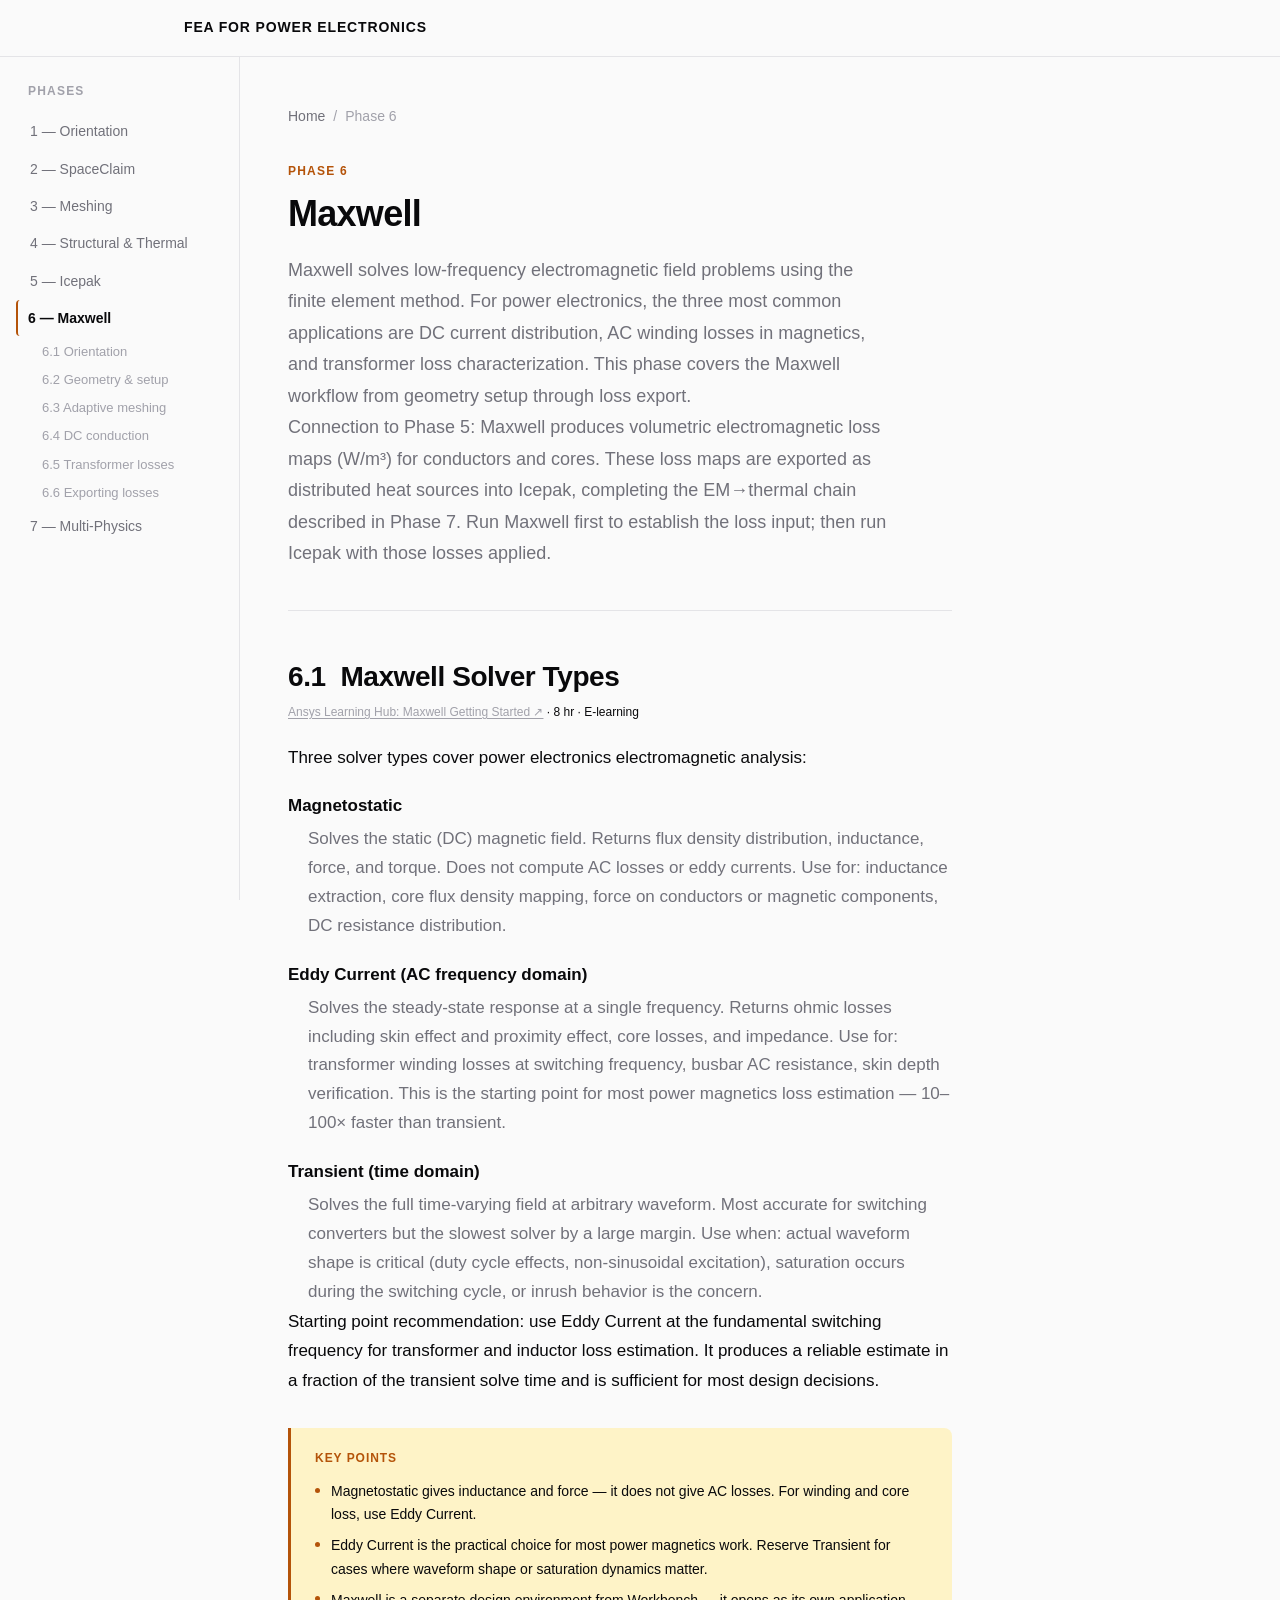
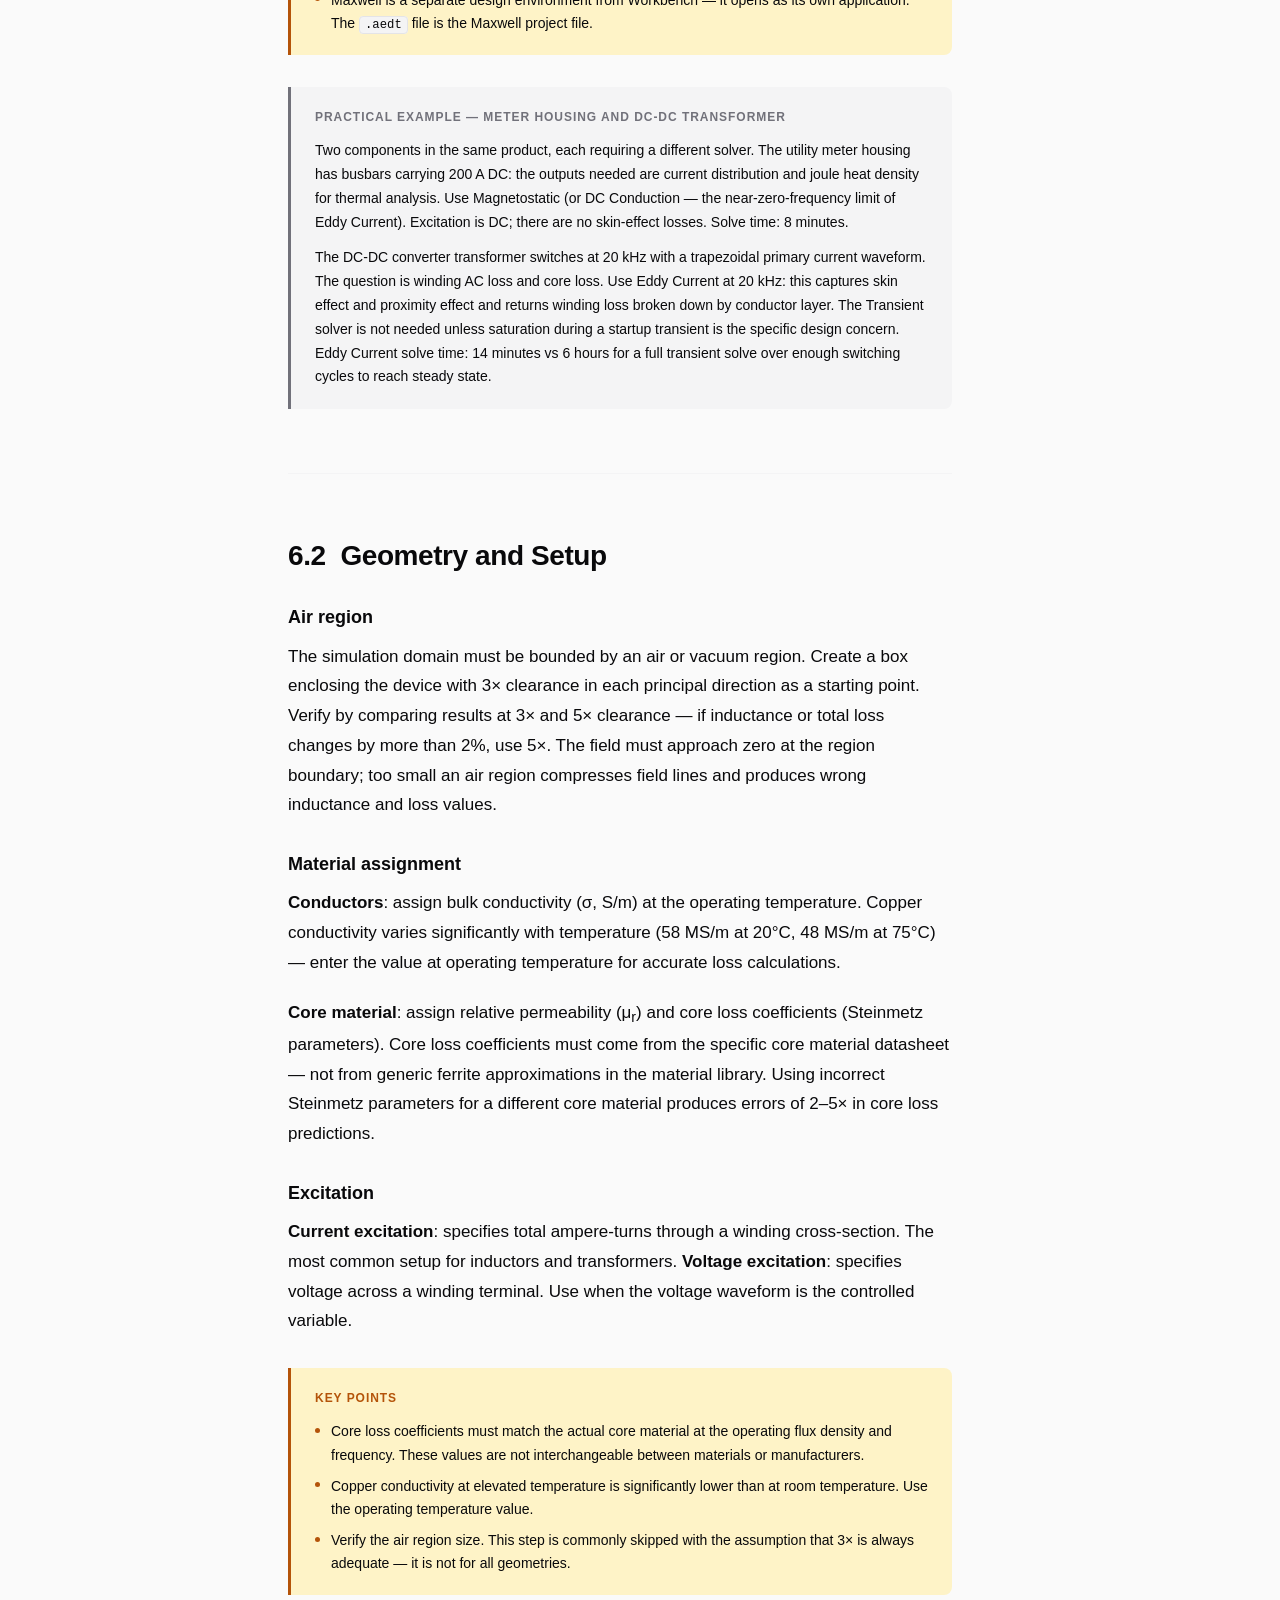
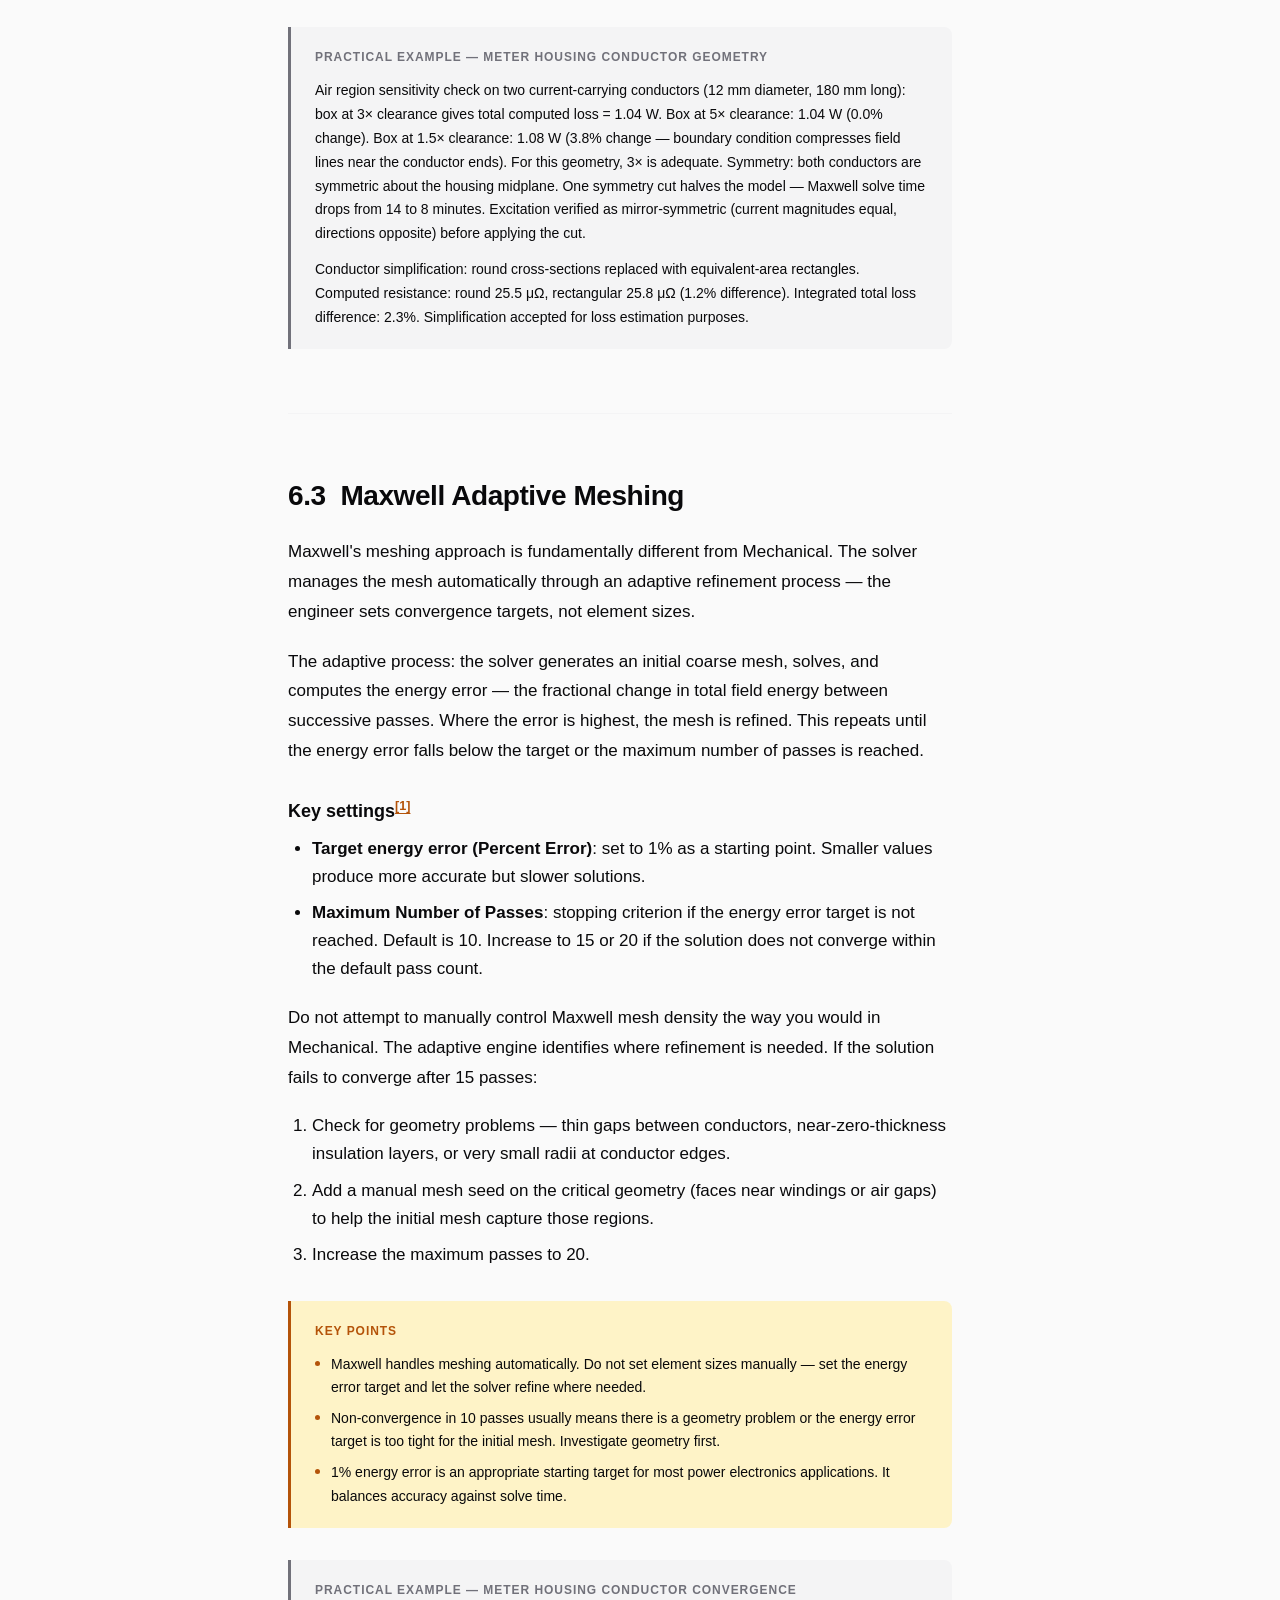
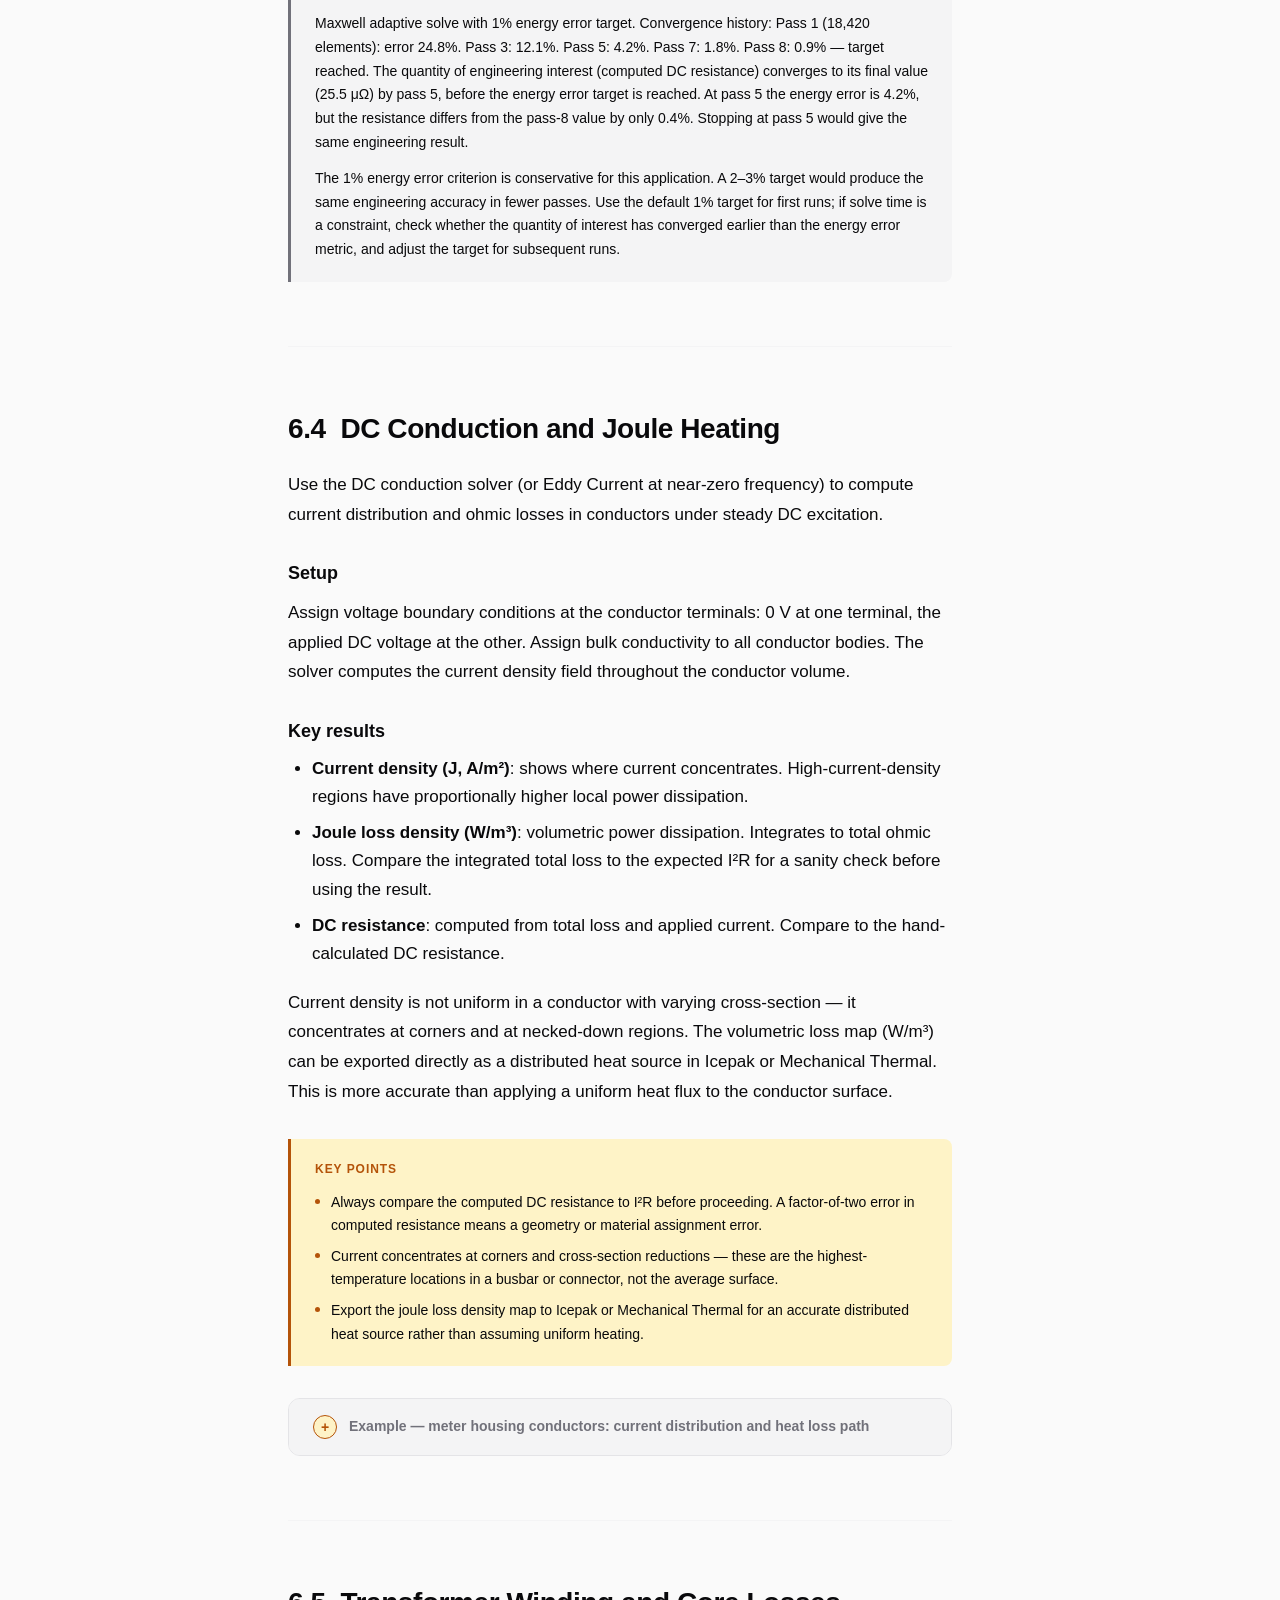
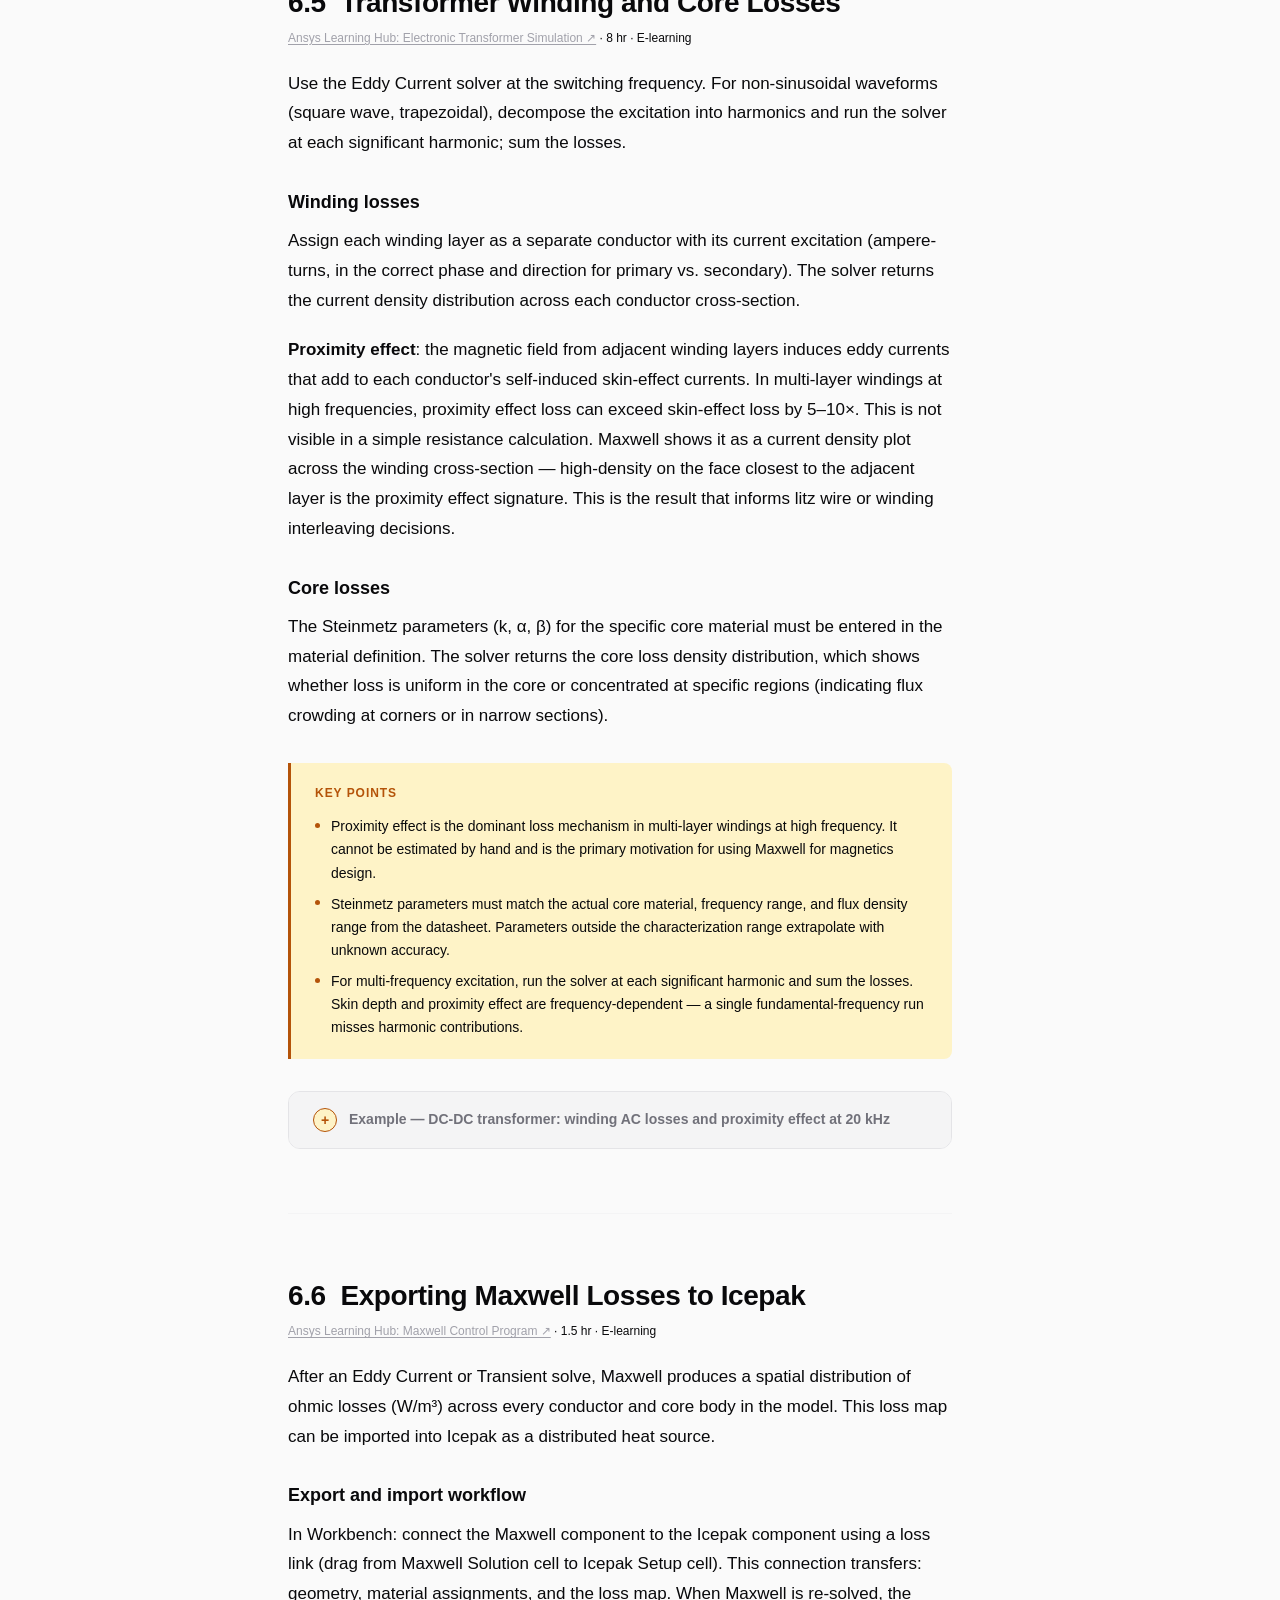
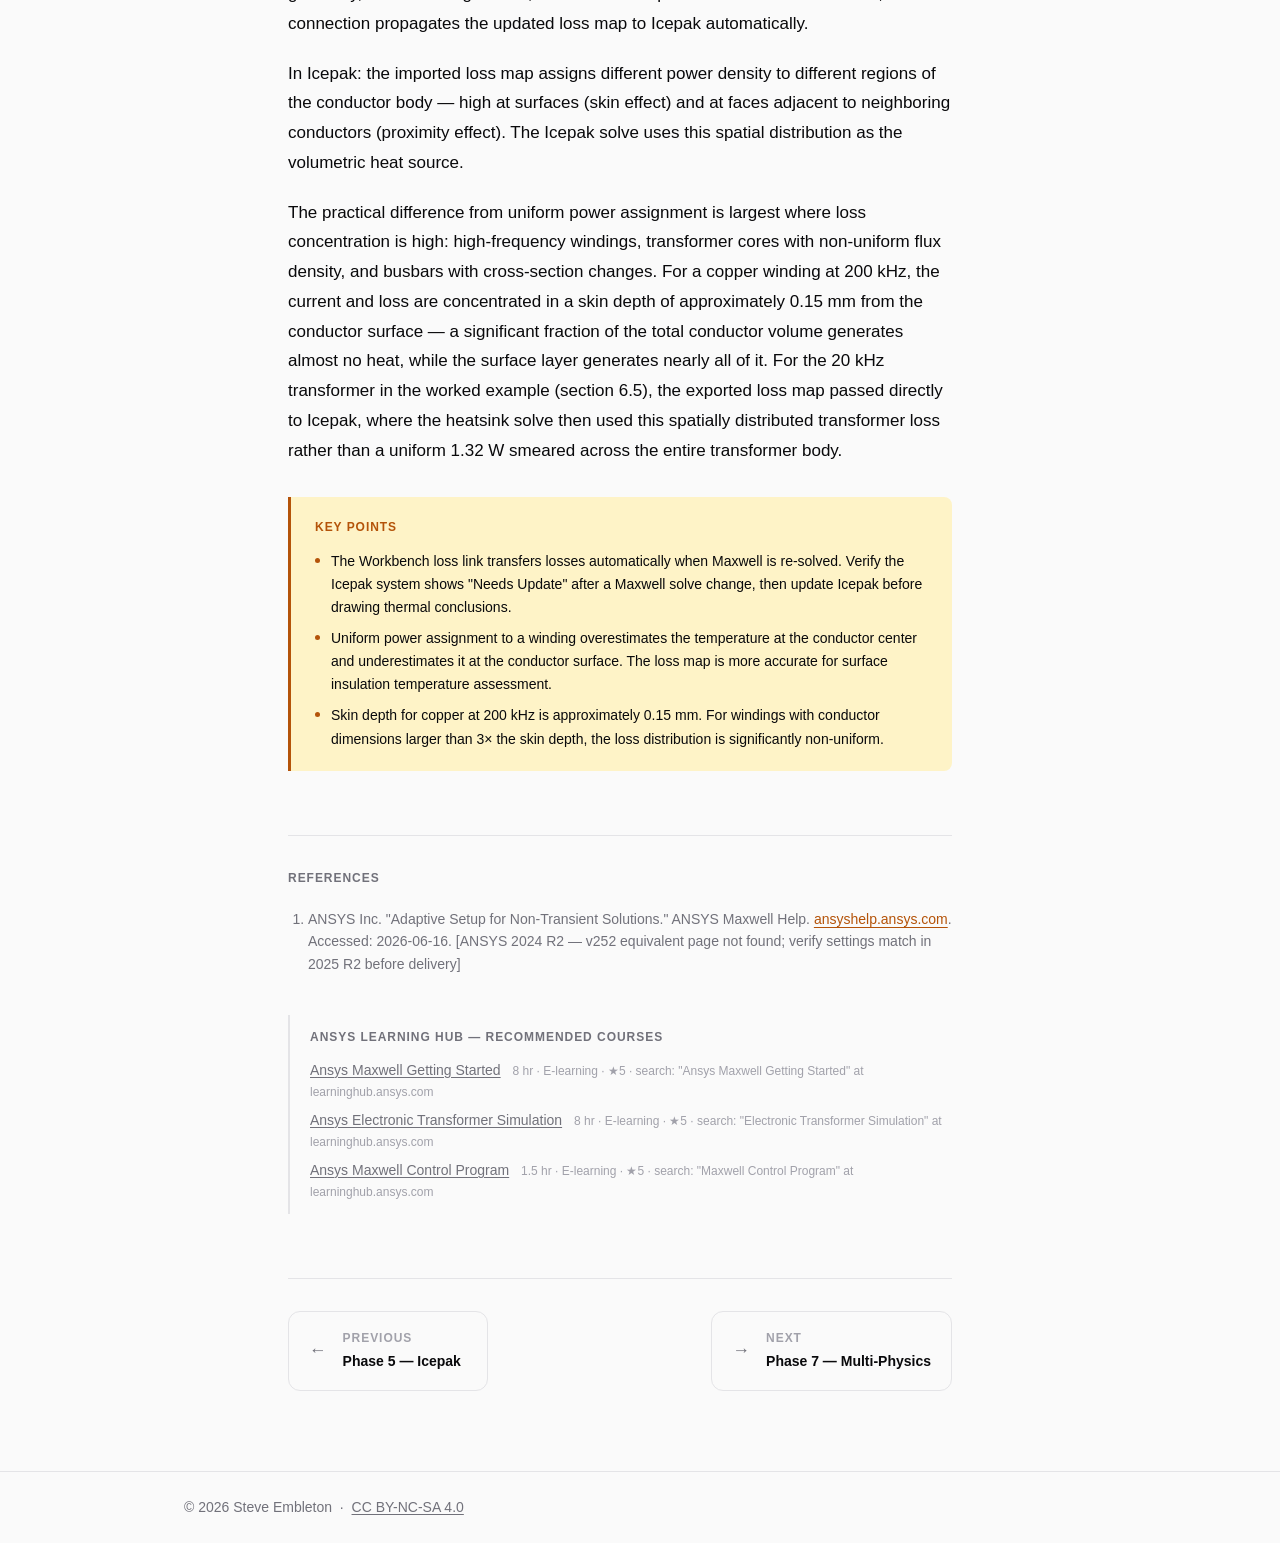
<file: phase-6/index.html>
﻿<!DOCTYPE html>
<html lang="en">
<head>
  <meta charset="UTF-8">
  <meta name="viewport" content="width=device-width, initial-scale=1.0">
  <meta name="color-scheme" content="light dark">
  <meta name="description" content="DC conduction, eddy current losses, transformer analysis, and adaptive meshing in ANSYS Maxwell.">
  <link rel="canonical" href="https://stembl.github.io/ansys_pe_web/phase-6/">
  <title>Phase 6: Electromagnetics — FEA for Power Electronics</title>  <link rel="stylesheet" href="../assets/css/style.css">
</head>
<body>
  <header class="site-header" role="banner">
    <div class="container">
      <a href="../" class="site-logo">FEA for Power Electronics</a>
    </div>
  </header>

  <div class="page-wrap">
    <nav class="sidebar" aria-label="Course navigation">
      <span class="sidebar-label">Phases</span>
      <ol class="nav-phases">
        <li class="nav-phase"><a href="../phase-1/">1 &mdash; Orientation</a></li>
        <li class="nav-phase"><a href="../phase-2/">2 &mdash; SpaceClaim</a></li>
        <li class="nav-phase"><a href="../phase-3/">3 &mdash; Meshing</a></li>
        <li class="nav-phase"><a href="../phase-4/">4 &mdash; Structural &amp; Thermal</a></li>
        <li class="nav-phase"><a href="../phase-5/">5 &mdash; Icepak</a></li>
        <li class="nav-phase is-active">
          <a href="../phase-6/">6 &mdash; Maxwell</a>
          <ol class="nav-sub">
            <li><a href="#maxwell-orientation">6.1 Orientation</a></li>
            <li><a href="#geometry-setup">6.2 Geometry &amp; setup</a></li>
            <li><a href="#maxwell-meshing">6.3 Adaptive meshing</a></li>
            <li><a href="#dc-conduction">6.4 DC conduction</a></li>
            <li><a href="#transformer-losses">6.5 Transformer losses</a></li>
            <li><a href="#loss-export">6.6 Exporting losses</a></li>
          </ol>
        </li>
        <li class="nav-phase"><a href="../phase-7/">7 &mdash; Multi-Physics</a></li>
      </ol>
    </nav>

    <main class="content-main" id="main-content">
      <nav class="breadcrumb" aria-label="Breadcrumb">
        <a href="../">Home</a>
        <span class="breadcrumb-sep" aria-hidden="true">/</span>
        <span aria-current="page">Phase 6</span>
      </nav>

      <header class="phase-header">
        <span class="phase-label">Phase 6</span>
        <h1>Maxwell</h1>
        <p class="phase-intro">
          Maxwell solves low-frequency electromagnetic field problems using the finite element
          method. For power electronics, the three most common applications are DC current
          distribution, AC winding losses in magnetics, and transformer loss characterization.
          This phase covers the Maxwell workflow from geometry setup through loss export.
        </p>
        <p class="phase-intro">
          Connection to Phase 5: Maxwell produces volumetric electromagnetic loss maps (W/m&sup3;)
          for conductors and cores. These loss maps are exported as distributed heat sources
          into Icepak, completing the EM&rarr;thermal chain described in Phase 7.
          Run Maxwell first to establish the loss input; then run Icepak with those losses applied.
        </p>
      </header>

      <section class="topic" id="maxwell-orientation">
          <h2>6.1 &nbsp;Maxwell Solver Types</h2>
          <p class="hub-inline-ref"><a href="https://learninghub.ansys.com" target="_blank" rel="noopener">Ansys Learning Hub: Maxwell Getting Started &#8599;</a> &middot; 8&nbsp;hr &middot; E-learning</p>

          <p>
          Three solver types cover power electronics electromagnetic analysis:
        </p>

        <dl>
          <dt>Magnetostatic</dt>
          <dd>Solves the static (DC) magnetic field. Returns flux density distribution,
              inductance, force, and torque. Does not compute AC losses or eddy currents.
              Use for: inductance extraction, core flux density mapping, force on conductors
              or magnetic components, DC resistance distribution.</dd>

          <dt>Eddy Current (AC frequency domain)</dt>
          <dd>Solves the steady-state response at a single frequency. Returns ohmic losses
              including skin effect and proximity effect, core losses, and impedance. Use for:
              transformer winding losses at switching frequency, busbar AC resistance, skin
              depth verification. This is the starting point for most power magnetics loss
              estimation — 10–100&times; faster than transient.</dd>

          <dt>Transient (time domain)</dt>
          <dd>Solves the full time-varying field at arbitrary waveform. Most accurate for
              switching converters but the slowest solver by a large margin. Use when:
              actual waveform shape is critical (duty cycle effects, non-sinusoidal
              excitation), saturation occurs during the switching cycle, or inrush
              behavior is the concern.</dd>
        </dl>

        <p>
          Starting point recommendation: use Eddy Current at the fundamental switching
          frequency for transformer and inductor loss estimation. It produces a reliable
          estimate in a fraction of the transient solve time and is sufficient for most
          design decisions.
        </p>

        <aside class="key-points" aria-label="Key points for 6.1">
          <span class="key-points-label">Key points</span>
          <ul>
            <li>Magnetostatic gives inductance and force — it does not give AC losses.
                For winding and core loss, use Eddy Current.</li>
            <li>Eddy Current is the practical choice for most power magnetics work. Reserve
                Transient for cases where waveform shape or saturation dynamics matter.</li>
            <li>Maxwell is a separate design environment from Workbench — it opens as its
                own application. The <code>.aedt</code> file is the Maxwell project file.</li>
          </ul>
        </aside>

        <aside class="example-note" aria-label="Example: meter housing and DC-DC transformer">
          <span class="example-note-label">Practical example &mdash; meter housing and DC-DC transformer</span>
          <p>Two components in the same product, each requiring a different solver. The utility meter housing has busbars carrying 200&nbsp;A&nbsp;DC: the outputs needed are current distribution and joule heat density for thermal analysis. Use Magnetostatic (or DC Conduction &mdash; the near-zero-frequency limit of Eddy Current). Excitation is DC; there are no skin-effect losses. Solve time: 8 minutes.</p>
          <p>The DC-DC converter transformer switches at 20&nbsp;kHz with a trapezoidal primary current waveform. The question is winding AC loss and core loss. Use Eddy Current at 20&nbsp;kHz: this captures skin effect and proximity effect and returns winding loss broken down by conductor layer. The Transient solver is not needed unless saturation during a startup transient is the specific design concern. Eddy Current solve time: 14 minutes vs 6 hours for a full transient solve over enough switching cycles to reach steady state.</p>
        </aside>
      </section>

      <section class="topic" id="geometry-setup">
        <h2>6.2 &nbsp;Geometry and Setup</h2>

        <h3>Air region</h3>
        <p>
          The simulation domain must be bounded by an air or vacuum region. Create a box
          enclosing the device with 3&times; clearance in each principal direction as a starting
          point. Verify by comparing results at 3&times; and 5&times; clearance — if inductance
          or total loss changes by more than 2%, use 5&times;. The field must approach zero at
          the region boundary; too small an air region compresses field lines and produces
          wrong inductance and loss values.
        </p>

        <h3>Material assignment</h3>
        <p>
          <strong>Conductors</strong>: assign bulk conductivity (&sigma;, S/m) at the
          operating temperature.           Copper conductivity varies significantly with temperature
          (58 MS/m at 20&deg;C, 48 MS/m at 75&deg;C) — enter the value at operating temperature
          for accurate loss calculations.
        </p>
        <p>
          <strong>Core material</strong>: assign relative permeability (&mu;<sub>r</sub>) and
          core loss coefficients (Steinmetz parameters). Core loss coefficients must come from
          the specific core material datasheet — not from generic ferrite approximations in the
          material library. Using incorrect Steinmetz parameters for a different core material
          produces errors of 2–5&times; in core loss predictions.
        </p>

        <h3>Excitation</h3>
        <p>
          <strong>Current excitation</strong>: specifies total ampere-turns through a winding
          cross-section. The most common setup for inductors and transformers.
          <strong>Voltage excitation</strong>: specifies voltage across a winding terminal.
          Use when the voltage waveform is the controlled variable.
        </p>

        <aside class="key-points" aria-label="Key points for 6.2">
          <span class="key-points-label">Key points</span>
          <ul>
            <li>Core loss coefficients must match the actual core material at the operating
                flux density and frequency. These values are not interchangeable between
                materials or manufacturers.</li>
            <li>Copper conductivity at elevated temperature is significantly lower than at
                room temperature. Use the operating temperature value.</li>
            <li>Verify the air region size. This step is commonly skipped with the assumption
                that 3&times; is always adequate — it is not for all geometries.</li>
          </ul>
        </aside>

        <aside class="example-note" aria-label="Example: meter housing conductor geometry">
          <span class="example-note-label">Practical example &mdash; meter housing conductor geometry</span>
          <p>Air region sensitivity check on two current-carrying conductors (12&nbsp;mm diameter, 180&nbsp;mm long): box at 3&times; clearance gives total computed loss = 1.04&nbsp;W. Box at 5&times; clearance: 1.04&nbsp;W (0.0% change). Box at 1.5&times; clearance: 1.08&nbsp;W (3.8% change &mdash; boundary condition compresses field lines near the conductor ends). For this geometry, 3&times; is adequate. Symmetry: both conductors are symmetric about the housing midplane. One symmetry cut halves the model &mdash; Maxwell solve time drops from 14 to 8 minutes. Excitation verified as mirror-symmetric (current magnitudes equal, directions opposite) before applying the cut.</p>
          <p>Conductor simplification: round cross-sections replaced with equivalent-area rectangles. Computed resistance: round 25.5&nbsp;&mu;&Omega;, rectangular 25.8&nbsp;&mu;&Omega; (1.2% difference). Integrated total loss difference: 2.3%. Simplification accepted for loss estimation purposes.</p>
        </aside>
      </section>

      <section class="topic" id="maxwell-meshing">
        <h2>6.3 &nbsp;Maxwell Adaptive Meshing</h2>

        <p>
          Maxwell's meshing approach is fundamentally different from Mechanical. The solver
          manages the mesh automatically through an adaptive refinement process — the engineer
          sets convergence targets, not element sizes.
        </p>

        <p>
          The adaptive process: the solver generates an initial coarse mesh, solves, and
          computes the energy error — the fractional change in total field energy between
          successive passes. Where the error is highest, the mesh is refined. This repeats
          until the energy error falls below the target or the maximum number of passes is
          reached.
        </p>

        <h3>Key settings<sup class="cite"><a href="#ref-1">[1]</a></sup></h3>
        <ul>
          <li><strong>Target energy error (Percent Error)</strong>: set to 1% as a starting
              point. Smaller values produce more accurate but slower solutions.</li>
          <li><strong>Maximum Number of Passes</strong>: stopping criterion if the energy
              error target is not reached. Default is 10. Increase to 15 or 20 if the solution
              does not converge within the default pass count.</li>
        </ul>

        <p>
          Do not attempt to manually control Maxwell mesh density the way you would in
          Mechanical. The adaptive engine identifies where refinement is needed. If the
          solution fails to converge after 15 passes:
        </p>
        <ol>
          <li>Check for geometry problems — thin gaps between conductors, near-zero-thickness
              insulation layers, or very small radii at conductor edges.</li>
          <li>Add a manual mesh seed on the critical geometry (faces near windings or air
              gaps) to help the initial mesh capture those regions.</li>
          <li>Increase the maximum passes to 20.</li>
        </ol>

        <aside class="key-points" aria-label="Key points for 6.3">
          <span class="key-points-label">Key points</span>
          <ul>
            <li>Maxwell handles meshing automatically. Do not set element sizes manually —
                set the energy error target and let the solver refine where needed.</li>
            <li>Non-convergence in 10 passes usually means there is a geometry problem or
                the energy error target is too tight for the initial mesh. Investigate
                geometry first.</li>
            <li>1% energy error is an appropriate starting target for most power electronics
                applications. It balances accuracy against solve time.</li>
          </ul>
        </aside>

        <aside class="example-note" aria-label="Example: meter housing conductor convergence">
          <span class="example-note-label">Practical example &mdash; meter housing conductor convergence</span>
          <p>Maxwell adaptive solve with 1% energy error target. Convergence history: Pass 1 (18,420 elements): error 24.8%. Pass 3: 12.1%. Pass 5: 4.2%. Pass 7: 1.8%. Pass 8: 0.9% &mdash; target reached. The quantity of engineering interest (computed DC resistance) converges to its final value (25.5&nbsp;&mu;&Omega;) by pass 5, before the energy error target is reached. At pass 5 the energy error is 4.2%, but the resistance differs from the pass-8 value by only 0.4%. Stopping at pass 5 would give the same engineering result.</p>
          <p>The 1% energy error criterion is conservative for this application. A 2&ndash;3% target would produce the same engineering accuracy in fewer passes. Use the default 1% target for first runs; if solve time is a constraint, check whether the quantity of interest has converged earlier than the energy error metric, and adjust the target for subsequent runs.</p>
        </aside>
      </section>

      <section class="topic" id="dc-conduction">
        <h2>6.4 &nbsp;DC Conduction and Joule Heating</h2>

        <p>
          Use the DC conduction solver (or Eddy Current at near-zero frequency) to compute
          current distribution and ohmic losses in conductors under steady DC excitation.
        </p>

        <h3>Setup</h3>
        <p>
          Assign voltage boundary conditions at the conductor terminals: 0&nbsp;V at one
          terminal, the applied DC voltage at the other. Assign bulk conductivity to all
          conductor bodies. The solver computes the current density field throughout the
          conductor volume.
        </p>

        <h3>Key results</h3>
        <ul>
          <li><strong>Current density (J, A/m&sup2;)</strong>: shows where current
              concentrates. High-current-density regions have proportionally higher local
              power dissipation.</li>
          <li><strong>Joule loss density (W/m&sup3;)</strong>: volumetric power dissipation.
              Integrates to total ohmic loss. Compare the integrated total loss to the
              expected I&sup2;R for a sanity check before using the result.</li>
          <li><strong>DC resistance</strong>: computed from total loss and applied current.
              Compare to the hand-calculated DC resistance.</li>
        </ul>

        <p>
          Current density is not uniform in a conductor with varying cross-section — it
          concentrates at corners and at necked-down regions. The volumetric loss map (W/m&sup3;)
          can be exported directly as a distributed heat source in Icepak or Mechanical
          Thermal. This is more accurate than applying a uniform heat flux to the conductor
          surface.
        </p>

        <aside class="key-points" aria-label="Key points for 6.4">
          <span class="key-points-label">Key points</span>
          <ul>
            <li>Always compare the computed DC resistance to I&sup2;R before proceeding.
                A factor-of-two error in computed resistance means a geometry or material
                assignment error.</li>
            <li>Current concentrates at corners and cross-section reductions — these are
                the highest-temperature locations in a busbar or connector, not the average
                surface.</li>
            <li>Export the joule loss density map to Icepak or Mechanical Thermal for an
                accurate distributed heat source rather than assuming uniform heating.</li>
          </ul>
        </aside>

        <details class="example-block">
          <summary>Example &mdash; meter housing conductors: current distribution and heat loss path</summary>
          <div class="example-content">
            <p>Two copper conductors (25&nbsp;mm &times; 6&nbsp;mm cross-section, 180&nbsp;mm long) carrying 200&nbsp;A&nbsp;DC. Question: where does the joule heat go &mdash; through the polycarbonate housing wall, or out through the aluminium dome connector at the terminal end?</p>
            <ol>
              <li><strong>Excitation:</strong> voltage boundary conditions &mdash; 0&nbsp;V at one terminal, V applied at the other, calculated to drive 200&nbsp;A. Copper conductivity at 75&deg;C operating temperature: 47&nbsp;MS/m (derated from 58&nbsp;MS/m at 20&deg;C).</li>
              <li><strong>Sanity check before post-processing:</strong> expected resistance = L/(σ &times; A) = 0.18/(47&times;10<sup>6</sup> &times; 25&times;10<sup>&minus;6</sup> &times; 6&times;10<sup>&minus;3</sup>) = 25.5&nbsp;&mu;&Omega; per conductor. Expected loss = I&sup2;R = (200)&sup2; &times; 25.5&times;10<sup>&minus;6</sup> = 1.02&nbsp;W per conductor. Maxwell-computed loss: 1.04&nbsp;W. 2% agreement &mdash; proceed.</li>
              <li><strong>Current density result:</strong> J is highest at the conductor corners and at the terminal connection necks &mdash; up to 1.8&times; the average. The peak heat generation is at the corners, not at the centre of the cross-section. Uniform power assumption would mislocate the hot spot.</li>
              <li><strong>Thermal export &rarr; Mechanical Thermal:</strong> the joule loss density map shows 65% of total heat exits through the aluminium dome connector (low thermal resistance) and 35% exits through the polycarbonate housing wall (10&times; higher thermal resistance). The dome connector is the primary heat extraction path.</li>
            </ol>
            <p>Design implication: the dome connector material and its contact conductance to the external bus are the dominant thermal management variables for this component. Changing the housing material from polycarbonate to a higher-conductivity polymer saves at most 35% of the heat path &mdash; the dome connector dominates.</p>
          </div>
        </details>
      </section>

      <section class="topic" id="transformer-losses">
          <h2>6.5 &nbsp;Transformer Winding and Core Losses</h2>
          <p class="hub-inline-ref"><a href="https://learninghub.ansys.com" target="_blank" rel="noopener">Ansys Learning Hub: Electronic Transformer Simulation &#8599;</a> &middot; 8&nbsp;hr &middot; E-learning</p>

          <p>
          Use the Eddy Current solver at the switching frequency. For non-sinusoidal waveforms
          (square wave, trapezoidal), decompose the excitation into harmonics and run the
          solver at each significant harmonic; sum the losses.
        </p>

        <h3>Winding losses</h3>
        <p>
          Assign each winding layer as a separate conductor with its current excitation
          (ampere-turns, in the correct phase and direction for primary vs. secondary).
          The solver returns the current density distribution across each conductor
          cross-section.
        </p>
        <p>
          <strong>Proximity effect</strong>: the magnetic field from adjacent winding layers
          induces eddy currents that add to each conductor's self-induced skin-effect currents.
          In multi-layer windings at high frequencies, proximity effect loss can exceed
          skin-effect loss by 5–10&times;. This is not visible in a simple resistance
          calculation. Maxwell shows it as a current density plot across the winding
          cross-section — high-density on the face closest to the adjacent layer is the
          proximity effect signature. This is the result that informs litz wire or winding
          interleaving decisions.
        </p>

        <h3>Core losses</h3>
        <p>
          The Steinmetz parameters (k, &alpha;, &beta;) for the specific core material must
          be entered in the material definition. The solver returns the core loss density
          distribution, which shows whether loss is uniform in the core or concentrated
          at specific regions (indicating flux crowding at corners or in narrow sections).
        </p>

        <aside class="key-points" aria-label="Key points for 6.5">
          <span class="key-points-label">Key points</span>
          <ul>
            <li>Proximity effect is the dominant loss mechanism in multi-layer windings at
                high frequency. It cannot be estimated by hand and is the primary motivation
                for using Maxwell for magnetics design.</li>
            <li>Steinmetz parameters must match the actual core material, frequency range,
                and flux density range from the datasheet. Parameters outside the
                characterization range extrapolate with unknown accuracy.</li>
            <li>For multi-frequency excitation, run the solver at each significant harmonic
                and sum the losses. Skin depth and proximity effect are frequency-dependent
                — a single fundamental-frequency run misses harmonic contributions.</li>
          </ul>
        </aside>

        <details class="example-block">
          <summary>Example &mdash; DC-DC transformer: winding AC losses and proximity effect at 20&nbsp;kHz</summary>
          <div class="example-content">
            <p>A flyback transformer: E25 ferrite core, 12-turn primary (0.3&nbsp;mm diameter copper wire, 3 layers), 3-turn secondary (flat foil, 0.5&nbsp;mm thick). Switching frequency: 20&nbsp;kHz. Primary current: 5&nbsp;A peak.</p>
            <p>Setup:</p>
            <ol>
              <li><strong>Geometry:</strong> primary winding cross-section simplified to equivalent rectangular conductors (same cross-sectional area as round wire). Foil secondary modeled exactly. Air gap defined in core geometry.</li>
              <li><strong>Material assignments:</strong> copper conductors at &sigma; = 52&nbsp;MS/m (75&deg;C operating temperature); core material N87 ferrite with Steinmetz parameters from TDK datasheet at 20&nbsp;kHz and B<sub>max</sub> = 200&nbsp;mT: k = 16.9, &alpha; = 1.25, &beta; = 2.35.</li>
              <li><strong>Solver:</strong> Eddy Current at 20&nbsp;kHz. Excitation: 5&nbsp;A RMS through the primary winding.</li>
            </ol>
            <p>Results:</p>
            <ul>
              <li><strong>Primary DC resistance (hand calc):</strong> 0.18&nbsp;&Omega;. <strong>Primary AC resistance from Maxwell:</strong> 0.31&nbsp;&Omega;. AC/DC ratio = 1.72. The extra 0.13&nbsp;&Omega; is entirely proximity effect &mdash; eddy currents induced in each conductor by the magnetic field of adjacent winding layers.</li>
              <li><strong>Current density plot:</strong> J is 3.4&times; higher at the primary conductor face closest to the secondary than at the back face. This is the proximity effect signature. The back face carries almost no current at 20&nbsp;kHz. A simple resistance calculation would not show this at all.</li>
              <li><strong>Core loss distribution:</strong> concentrated at the centre leg and at the core window corners &mdash; 2.1&times; higher loss density at the corners than at the centre leg. Not uniform throughout the core.</li>
              <li><strong>Total losses:</strong> winding 0.78&nbsp;W, core 0.54&nbsp;W, total 1.32&nbsp;W.</li>
            </ul>
            <p>Design action: reducing the primary to 2 layers (6 turns per layer) reduces the AC/DC ratio from 1.72 to 1.31 (fewer layer interfaces = less proximity-effect eddy current coupling). Winding loss drops by 0.18&nbsp;W &mdash; a 23% improvement at the cost of slightly larger core size to maintain inductance.</p>
          </div>
        </details>
      </section>

      <section class="topic" id="loss-export">
          <h2>6.6 &nbsp;Exporting Maxwell Losses to Icepak</h2>
          <p class="hub-inline-ref"><a href="https://learninghub.ansys.com" target="_blank" rel="noopener">Ansys Learning Hub: Maxwell Control Program &#8599;</a> &middot; 1.5&nbsp;hr &middot; E-learning</p>

          <p>
          After an Eddy Current or Transient solve, Maxwell produces a spatial distribution
          of ohmic losses (W/m&sup3;) across every conductor and core body in the model.
          This loss map can be imported into Icepak as a distributed heat source.
        </p>

        <h3>Export and import workflow</h3>
        <p>
          In Workbench: connect the Maxwell component to the Icepak component using a loss
          link (drag from Maxwell Solution cell to Icepak Setup cell). This connection
          transfers: geometry, material assignments, and the loss map. When Maxwell is
          re-solved, the connection propagates the updated loss map to Icepak automatically.
        </p>
        <p>
          In Icepak: the imported loss map assigns different power density to different
          regions of the conductor body — high at surfaces (skin effect) and at faces
          adjacent to neighboring conductors (proximity effect). The Icepak solve uses
          this spatial distribution as the volumetric heat source.
        </p>

        <p>
          The practical difference from uniform power assignment is largest where loss
          concentration is high: high-frequency windings, transformer cores with non-uniform
          flux density, and busbars with cross-section changes. For a copper winding at
          200&nbsp;kHz, the current and loss are concentrated in a skin depth of approximately
          0.15&nbsp;mm from the conductor surface — a significant fraction of the total
          conductor volume generates almost no heat, while the surface layer generates nearly
          all of it. For the 20&nbsp;kHz transformer in the worked example (section 6.5), the
          exported loss map passed directly to Icepak, where the heatsink solve then used
          this spatially distributed transformer loss rather than a uniform 1.32&nbsp;W smeared
          across the entire transformer body.
        </p>

        <aside class="key-points" aria-label="Key points for 6.6">
          <span class="key-points-label">Key points</span>
          <ul>
            <li>The Workbench loss link transfers losses automatically when Maxwell is
                re-solved. Verify the Icepak system shows "Needs Update" after a Maxwell
                solve change, then update Icepak before drawing thermal conclusions.</li>
            <li>Uniform power assignment to a winding overestimates the temperature at the
                conductor center and underestimates it at the conductor surface. The loss
                map is more accurate for surface insulation temperature assessment.</li>
            <li>Skin depth for copper at 200&nbsp;kHz is approximately 0.15&nbsp;mm. For
                windings with conductor dimensions larger than 3&times; the skin depth,
                the loss distribution is significantly non-uniform.</li>
          </ul>
        </aside>
      </section>


      <section class="references" aria-label="References">
        <h2>References</h2>
        <ol>
          <li id="ref-1">ANSYS Inc. "Adaptive Setup for Non-Transient Solutions." ANSYS Maxwell Help. <a href="https://ansyshelp.ansys.com/public/Views/Secured/Electronics/v242/en/Subsystems/Maxwell/Content/AdaptiveSetupforNonTransientSolutions.htm" rel="noopener">ansyshelp.ansys.com</a>. Accessed: 2026-06-16. [ANSYS 2024 R2 — v252 equivalent page not found; verify settings match in 2025 R2 before delivery]</li>
        </ol>
      </section>

      <aside class="hub-ref" aria-label="Ansys Learning Hub references">
        <span class="hub-ref__label">Ansys Learning Hub — recommended courses</span>
        <ul class="hub-ref__list">
          <li>
            <a href="https://learninghub.ansys.com"
               target="_blank" rel="noopener">Ansys Maxwell Getting Started</a>
            <span class="hub-ref__meta">8&nbsp;hr &middot; E-learning &middot; &#9733;5 &middot; search: "Ansys Maxwell Getting Started" at learninghub.ansys.com</span>
          </li>
          <li>
            <a href="https://learninghub.ansys.com"
               target="_blank" rel="noopener">Ansys Electronic Transformer Simulation</a>
            <span class="hub-ref__meta">8&nbsp;hr &middot; E-learning &middot; &#9733;5 &middot; search: "Electronic Transformer Simulation" at learninghub.ansys.com</span>
          </li>
          <li>
            <a href="https://learninghub.ansys.com"
               target="_blank" rel="noopener">Ansys Maxwell Control Program</a>
            <span class="hub-ref__meta">1.5&nbsp;hr &middot; E-learning &middot; &#9733;5 &middot; search: "Maxwell Control Program" at learninghub.ansys.com</span>
          </li>
        </ul>
      </aside>

      <nav class="phase-nav" aria-label="Phase navigation">
        <a href="../phase-5/" class="phase-nav-btn is-prev">
          <span class="nav-arrow" aria-hidden="true">&larr;</span>
          <span class="nav-label">
            <span class="nav-direction">Previous</span>
            <span class="nav-title">Phase 5 &mdash; Icepak</span>
          </span>
        </a>
        <a href="../phase-7/" class="phase-nav-btn is-next">
          <span class="nav-label">
            <span class="nav-direction">Next</span>
            <span class="nav-title">Phase 7 &mdash; Multi-Physics</span>
          </span>
          <span class="nav-arrow" aria-hidden="true">&rarr;</span>
        </a>
      </nav>
    </main>
  </div>

  <footer class="site-footer" role="contentinfo">
    <div class="container">
      <span class="footer-license">&copy; 2026 Steve Embleton &nbsp;&middot;&nbsp; <a href="https://creativecommons.org/licenses/by-nc-sa/4.0/" rel="noopener">CC BY-NC-SA 4.0</a></span>
    </div>
  </footer>
</body>
</html>
</file>
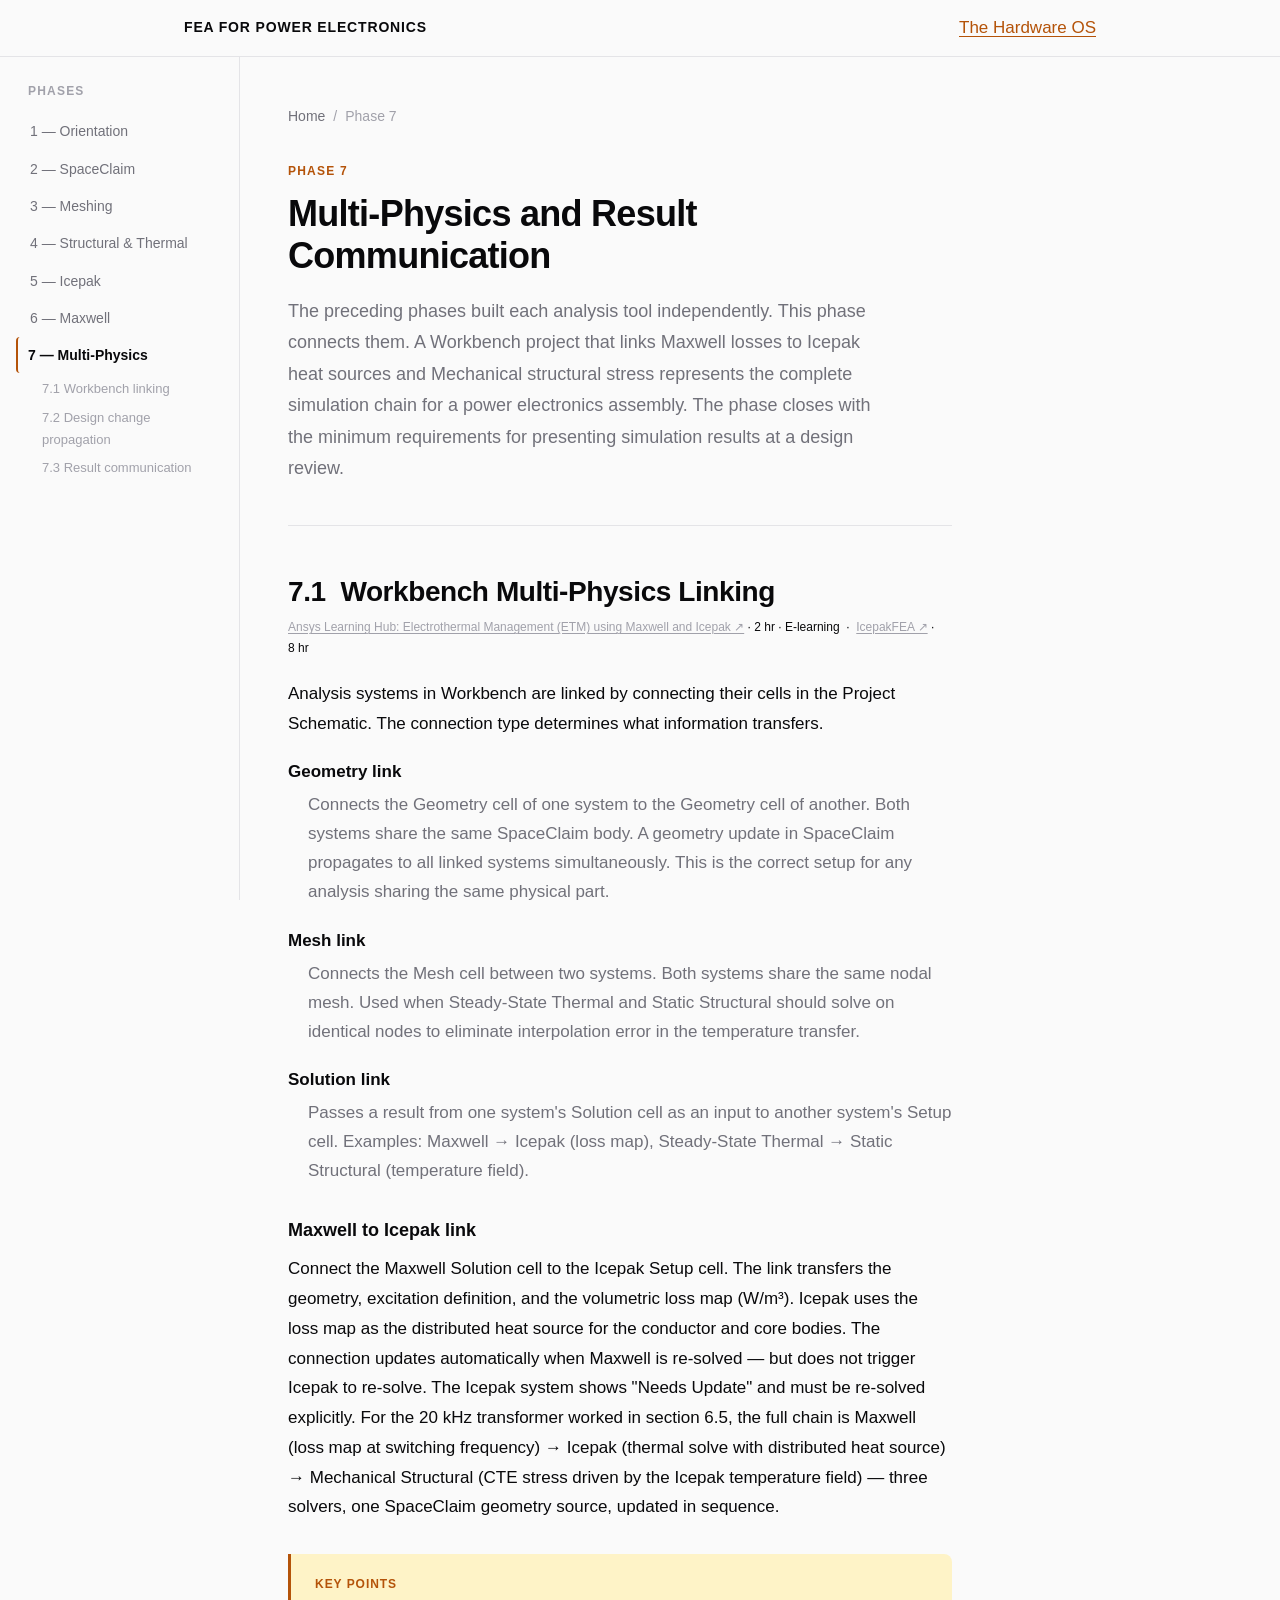
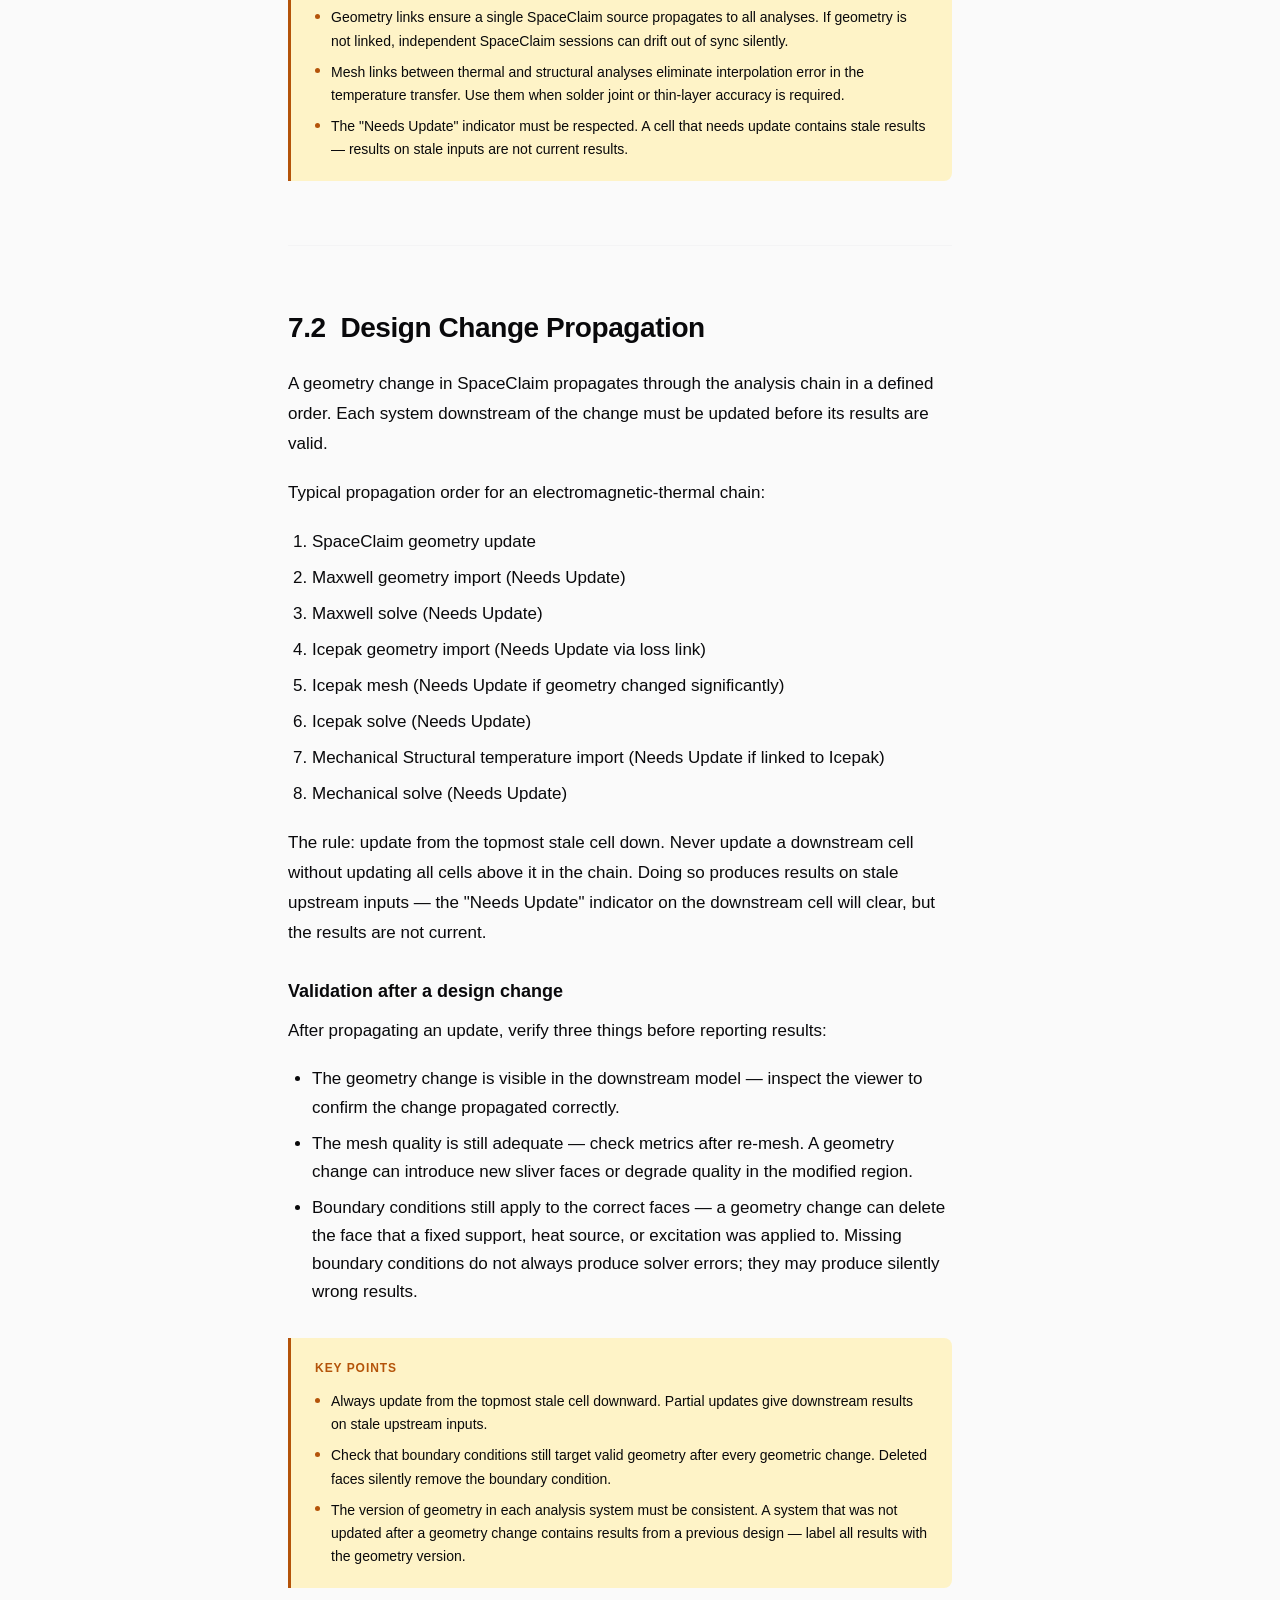
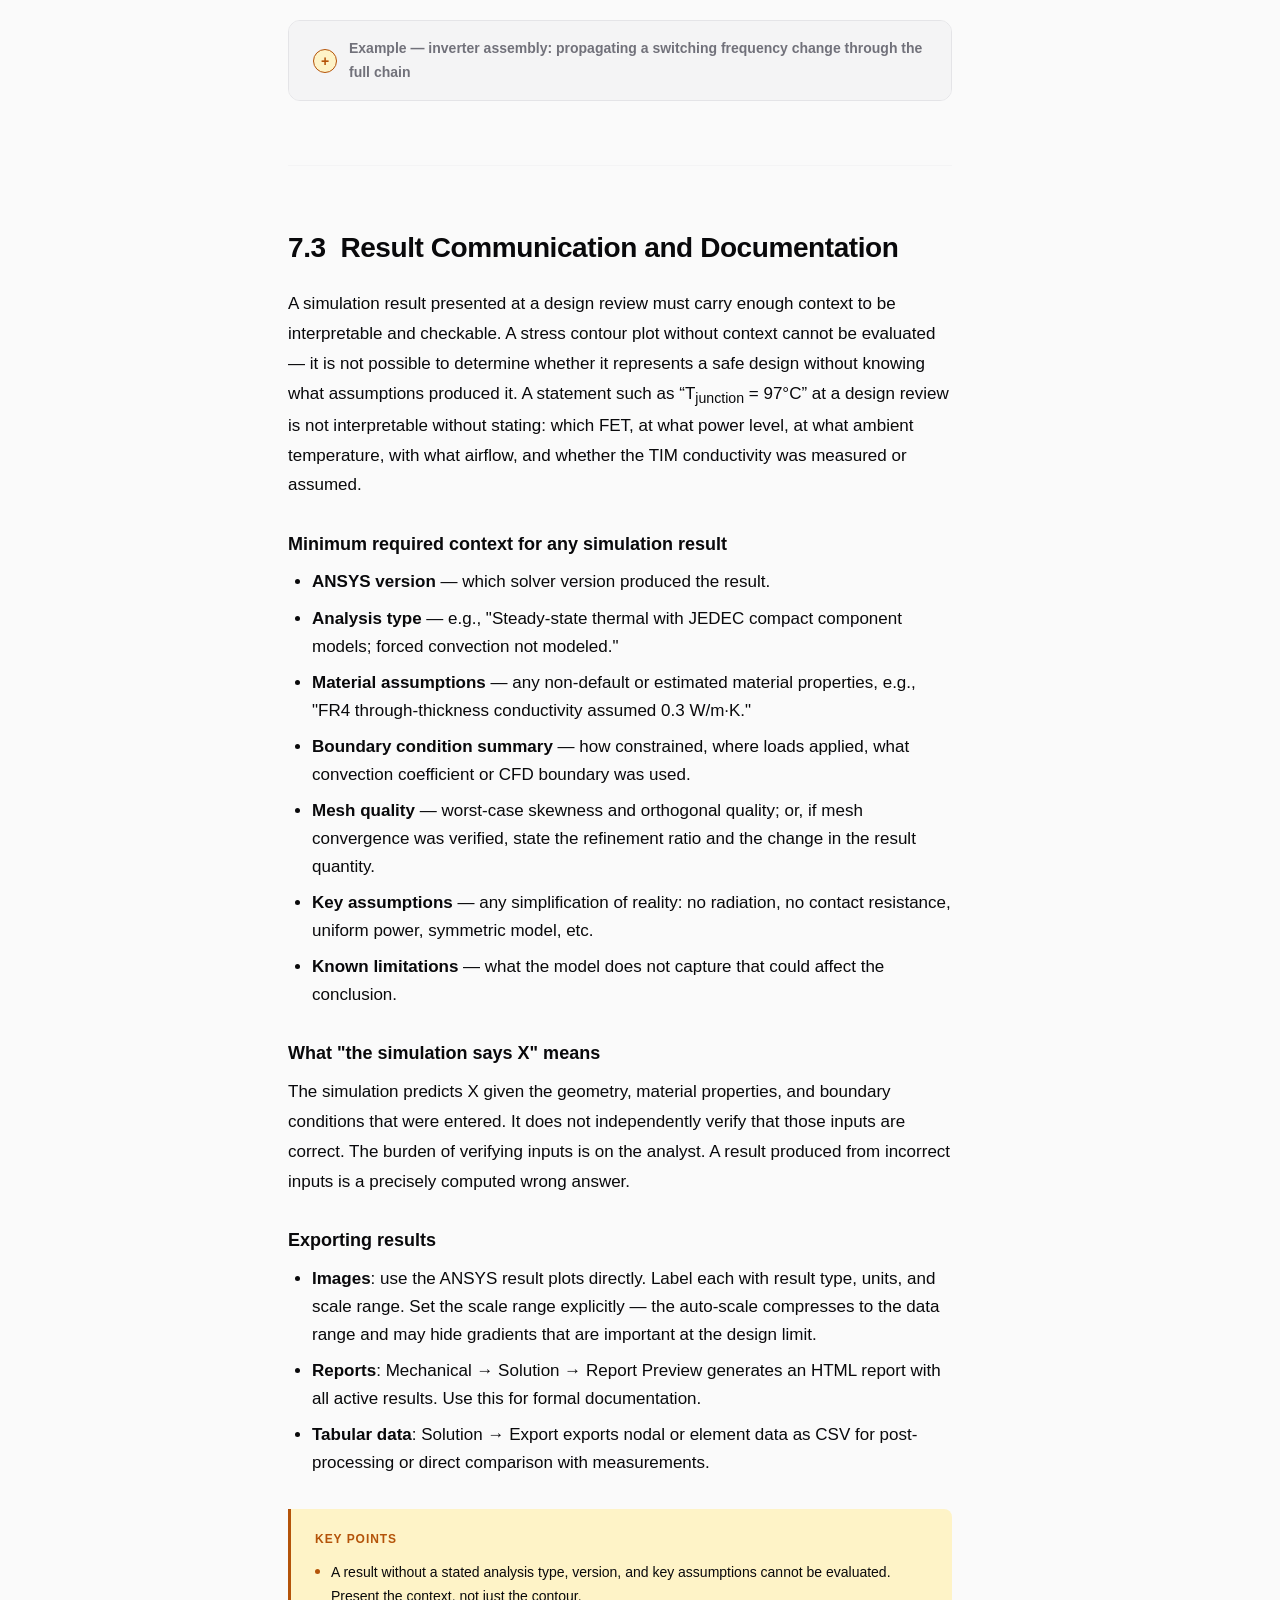
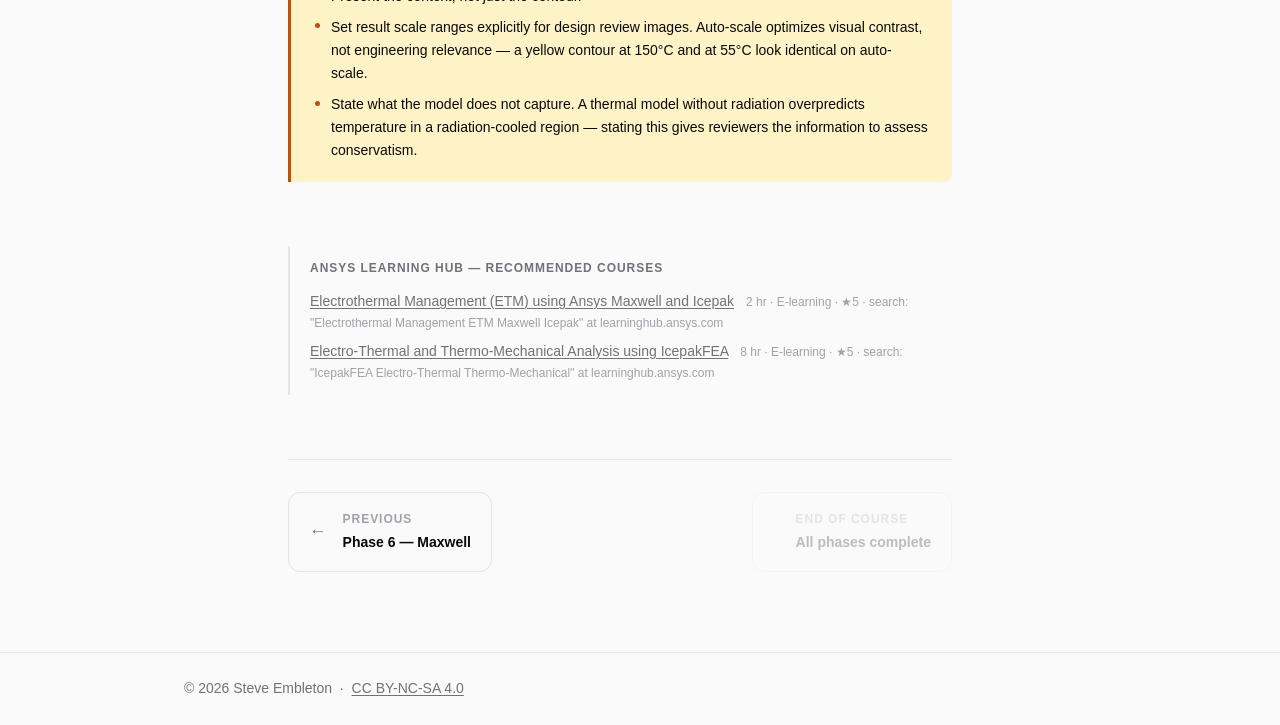
<file: phase-7/index.html>
<!DOCTYPE html>
<html lang="en">
<head>
  <meta charset="UTF-8">
  <meta name="viewport" content="width=device-width, initial-scale=1.0">
  <meta name="color-scheme" content="light dark">
  <meta name="description" content="Linked electromagnetic and thermal analysis, design iteration, and communicating simulation results.">
  <link rel="canonical" href="https://simulation.thehardwareos.com/phase-7/">
  <title>Phase 7: Multi-Physics &mdash; FEA for Power Electronics</title>  <link rel="stylesheet" href="../assets/css/style.css">
</head>
<body>
  <header class="site-header" role="banner">
    <div class="container">
      <a href="../" class="site-logo">FEA for Power Electronics</a>
      <a href="https://thehardwareos.com" class="site-parent-link" rel="noopener">The Hardware OS</a>
    </div>
  </header>

  <div class="page-wrap">
    <nav class="sidebar" aria-label="Course navigation">
      <span class="sidebar-label">Phases</span>
      <ol class="nav-phases">
        <li class="nav-phase"><a href="../phase-1/">1 &mdash; Orientation</a></li>
        <li class="nav-phase"><a href="../phase-2/">2 &mdash; SpaceClaim</a></li>
        <li class="nav-phase"><a href="../phase-3/">3 &mdash; Meshing</a></li>
        <li class="nav-phase"><a href="../phase-4/">4 &mdash; Structural &amp; Thermal</a></li>
        <li class="nav-phase"><a href="../phase-5/">5 &mdash; Icepak</a></li>
        <li class="nav-phase"><a href="../phase-6/">6 &mdash; Maxwell</a></li>
        <li class="nav-phase is-active">
          <a href="../phase-7/">7 &mdash; Multi-Physics</a>
          <ol class="nav-sub">
            <li><a href="#workbench-linking">7.1 Workbench linking</a></li>
            <li><a href="#design-change">7.2 Design change propagation</a></li>
            <li><a href="#result-communication">7.3 Result communication</a></li>
          </ol>
        </li>
      </ol>
    </nav>

    <main class="content-main" id="main-content">
      <nav class="breadcrumb" aria-label="Breadcrumb">
        <a href="../">Home</a>
        <span class="breadcrumb-sep" aria-hidden="true">/</span>
        <span aria-current="page">Phase 7</span>
      </nav>

      <header class="phase-header">
        <span class="phase-label">Phase 7</span>
        <h1>Multi-Physics and Result Communication</h1>
        <p class="phase-intro">
          The preceding phases built each analysis tool independently. This phase connects
          them. A Workbench project that links Maxwell losses to Icepak heat sources and
          Mechanical structural stress represents the complete simulation chain for a power
          electronics assembly. The phase closes with the minimum requirements for presenting
          simulation results at a design review.
        </p>
      </header>

      <section class="topic" id="workbench-linking">
          <h2>7.1 &nbsp;Workbench Multi-Physics Linking</h2>
          <p class="hub-inline-ref"><a href="https://learninghub.ansys.com" target="_blank" rel="noopener">Ansys Learning Hub: Electrothermal Management (ETM) using Maxwell and Icepak &#8599;</a> &middot; 2&nbsp;hr &middot; E-learning &nbsp;&middot;&nbsp; <a href="https://learninghub.ansys.com" target="_blank" rel="noopener">IcepakFEA &#8599;</a> &middot; 8&nbsp;hr</p>

          <p>
          Analysis systems in Workbench are linked by connecting their cells in the Project
          Schematic. The connection type determines what information transfers.
        </p>

        <dl>
          <dt>Geometry link</dt>
          <dd>Connects the Geometry cell of one system to the Geometry cell of another.
              Both systems share the same SpaceClaim body. A geometry update in SpaceClaim
              propagates to all linked systems simultaneously. This is the correct setup
              for any analysis sharing the same physical part.</dd>

          <dt>Mesh link</dt>
          <dd>Connects the Mesh cell between two systems. Both systems share the same
              nodal mesh. Used when Steady-State Thermal and Static Structural should
              solve on identical nodes to eliminate interpolation error in the temperature
              transfer.</dd>

          <dt>Solution link</dt>
          <dd>Passes a result from one system's Solution cell as an input to another
              system's Setup cell. Examples: Maxwell &rarr; Icepak (loss map), Steady-State
              Thermal &rarr; Static Structural (temperature field).</dd>
        </dl>

        <h3>Maxwell to Icepak link</h3>
        <p>
          Connect the Maxwell Solution cell to the Icepak Setup cell. The link transfers
          the geometry, excitation definition, and the volumetric loss map (W/m&sup3;).
          Icepak uses the loss map as the distributed heat source for the conductor and
          core bodies. The connection updates automatically when Maxwell is re-solved &mdash;
          but does not trigger Icepak to re-solve. The Icepak system shows "Needs Update"
          and must be re-solved explicitly. For the 20&nbsp;kHz transformer worked in section
          6.5, the full chain is Maxwell (loss map at switching frequency) &rarr; Icepak
          (thermal solve with distributed heat source) &rarr; Mechanical Structural
          (CTE stress driven by the Icepak temperature field) &mdash; three solvers, one
          SpaceClaim geometry source, updated in sequence.
        </p>

        <aside class="key-points" aria-label="Key points for 7.1">
          <span class="key-points-label">Key points</span>
          <ul>
            <li>Geometry links ensure a single SpaceClaim source propagates to all analyses.
                If geometry is not linked, independent SpaceClaim sessions can drift out
                of sync silently.</li>
            <li>Mesh links between thermal and structural analyses eliminate interpolation
                error in the temperature transfer. Use them when solder joint or thin-layer
                accuracy is required.</li>
            <li>The "Needs Update" indicator must be respected. A cell that needs update
                contains stale results &mdash; results on stale inputs are not current results.</li>
          </ul>
        </aside>
      </section>

      <section class="topic" id="design-change">
        <h2>7.2 &nbsp;Design Change Propagation</h2>

        <p>
          A geometry change in SpaceClaim propagates through the analysis chain in a defined
          order. Each system downstream of the change must be updated before its results are
          valid.
        </p>

        <p>
          Typical propagation order for an electromagnetic-thermal chain:
        </p>
        <ol>
          <li>SpaceClaim geometry update</li>
          <li>Maxwell geometry import (Needs Update)</li>
          <li>Maxwell solve (Needs Update)</li>
          <li>Icepak geometry import (Needs Update via loss link)</li>
          <li>Icepak mesh (Needs Update if geometry changed significantly)</li>
          <li>Icepak solve (Needs Update)</li>
          <li>Mechanical Structural temperature import (Needs Update if linked to Icepak)</li>
          <li>Mechanical solve (Needs Update)</li>
        </ol>

        <p>
          The rule: update from the topmost stale cell down. Never update a downstream cell
          without updating all cells above it in the chain. Doing so produces results on
          stale upstream inputs &mdash; the "Needs Update" indicator on the downstream cell will
          clear, but the results are not current.
        </p>

        <h3>Validation after a design change</h3>
        <p>
          After propagating an update, verify three things before reporting results:
        </p>
        <ul>
          <li>The geometry change is visible in the downstream model &mdash; inspect the viewer
              to confirm the change propagated correctly.</li>
          <li>The mesh quality is still adequate &mdash; check metrics after re-mesh. A geometry
              change can introduce new sliver faces or degrade quality in the modified region.</li>
          <li>Boundary conditions still apply to the correct faces &mdash; a geometry change
              can delete the face that a fixed support, heat source, or excitation was
              applied to. Missing boundary conditions do not always produce solver errors;
              they may produce silently wrong results.</li>
        </ul>

        <aside class="key-points" aria-label="Key points for 7.2">
          <span class="key-points-label">Key points</span>
          <ul>
            <li>Always update from the topmost stale cell downward. Partial updates give
                downstream results on stale upstream inputs.</li>
            <li>Check that boundary conditions still target valid geometry after every
                geometric change. Deleted faces silently remove the boundary condition.</li>
            <li>The version of geometry in each analysis system must be consistent.
                A system that was not updated after a geometry change contains results
                from a previous design &mdash; label all results with the geometry version.</li>
          </ul>
        </aside>

        <details class="example-block">
          <summary>Example &mdash; inverter assembly: propagating a switching frequency change through the full chain</summary>
          <div class="example-content">
            <p>An inverter initially designed at 15&nbsp;kHz. A design change increases the switching frequency to 20&nbsp;kHz to reduce filter inductor size. The full analysis chain: Maxwell &rarr; Icepak &rarr; Mechanical Structural.</p>
            <ol>
              <li><strong>Maxwell re-solve at 20&nbsp;kHz:</strong> transformer winding AC losses increase from 0.62&nbsp;W to 0.78&nbsp;W (+26% &mdash; smaller skin depth at 20&nbsp;kHz concentrates current more). Core losses increase from 0.41&nbsp;W to 0.54&nbsp;W (P<sub>core</sub> &prop; f<sup>1.25</sup> for N87). Total transformer loss: 1.32&nbsp;W vs 1.03&nbsp;W at 15&nbsp;kHz. Maxwell shows &ldquo;Up to Date.&rdquo;</li>
              <li><strong>Icepak &mdash; Needs Update:</strong> the Maxwell &rarr; Icepak loss link marks Icepak as needing update. No geometry change &mdash; only heat source values changed. The transformer mesh does not need regeneration; only the heat source magnitudes update when Icepak is re-solved.</li>
              <li><strong>Icepak re-solve:</strong> transformer body T-rise increases by 9&deg;C due to the additional 0.29&nbsp;W. Peak transformer winding temperature: 88&deg;C &rarr; 97&deg;C. FET temperatures are unchanged (their losses did not change with frequency).</li>
              <li><strong>Mechanical &mdash; Needs Update:</strong> higher transformer temperature increases CTE-driven solder joint stress at the transformer mount. Re-solve: stress at the transformer solder joints increases by 4&nbsp;MPa.</li>
            </ol>
            <p><strong>Post-change validation:</strong></p>
            <ul>
              <li>Boundary conditions still target valid geometry: no geometry change occurred, so all BCs remain attached to the correct faces.</li>
              <li>Mesh quality: unchanged (no geometry modification).</li>
              <li>Decision: 9&deg;C transformer temperature rise is acceptable (97&deg;C vs 105&deg;C limit). 4&nbsp;MPa solder stress increase is within margin. Frequency change is approved.</li>
            </ul>
          </div>
        </details>
      </section>

      <section class="topic" id="result-communication">
        <h2>7.3 &nbsp;Result Communication and Documentation</h2>

        <p>
          A simulation result presented at a design review must carry enough context to be
          interpretable and checkable. A stress contour plot without context cannot be
          evaluated &mdash; it is not possible to determine whether it represents a safe design
          without knowing what assumptions produced it. A statement such as
          &ldquo;T<sub>junction</sub> = 97&deg;C&rdquo; at a design review is not interpretable
          without stating: which FET, at what power level, at what ambient temperature, with
          what airflow, and whether the TIM conductivity was measured or assumed.
        </p>

        <h3>Minimum required context for any simulation result</h3>
        <ul>
          <li><strong>ANSYS version</strong> &mdash; which solver version produced the result.</li>
          <li><strong>Analysis type</strong> &mdash; e.g., "Steady-state thermal with JEDEC compact
              component models; forced convection not modeled."</li>
          <li><strong>Material assumptions</strong> &mdash; any non-default or estimated material
              properties, e.g., "FR4 through-thickness conductivity assumed 0.3&nbsp;W/m&middot;K."</li>
          <li><strong>Boundary condition summary</strong> &mdash; how constrained, where loads applied,
              what convection coefficient or CFD boundary was used.</li>
          <li><strong>Mesh quality</strong> &mdash; worst-case skewness and orthogonal quality; or,
              if mesh convergence was verified, state the refinement ratio and the change in the
              result quantity.</li>
          <li><strong>Key assumptions</strong> &mdash; any simplification of reality: no radiation,
              no contact resistance, uniform power, symmetric model, etc.</li>
          <li><strong>Known limitations</strong> &mdash; what the model does not capture that could
              affect the conclusion.</li>
        </ul>

        <h3>What "the simulation says X" means</h3>
        <p>
          The simulation predicts X given the geometry, material properties, and boundary
          conditions that were entered. It does not independently verify that those inputs
          are correct. The burden of verifying inputs is on the analyst. A result produced
          from incorrect inputs is a precisely computed wrong answer.
        </p>

        <h3>Exporting results</h3>
        <ul>
          <li><strong>Images</strong>: use the ANSYS result plots directly. Label each with
              result type, units, and scale range. Set the scale range explicitly &mdash; the auto-scale
              compresses to the data range and may hide gradients that are important at the
              design limit.</li>
          <li><strong>Reports</strong>: Mechanical &rarr; Solution &rarr; Report Preview
              generates an HTML report with all active results. Use this for formal documentation.</li>
          <li><strong>Tabular data</strong>: Solution &rarr; Export exports nodal or element
              data as CSV for post-processing or direct comparison with measurements.</li>
        </ul>

        <aside class="key-points" aria-label="Key points for 7.3">
          <span class="key-points-label">Key points</span>
          <ul>
            <li>A result without a stated analysis type, version, and key assumptions cannot
                be evaluated. Present the context, not just the contour.</li>
            <li>Set result scale ranges explicitly for design review images. Auto-scale
                optimizes visual contrast, not engineering relevance &mdash; a yellow contour
                at 150&deg;C and at 55&deg;C look identical on auto-scale.</li>
            <li>State what the model does not capture. A thermal model without radiation
                overpredicts temperature in a radiation-cooled region &mdash; stating this gives
                reviewers the information to assess conservatism.</li>
          </ul>
        </aside>
      </section>


      <aside class="hub-ref" aria-label="Ansys Learning Hub references">
        <span class="hub-ref__label">Ansys Learning Hub &mdash; recommended courses</span>
        <ul class="hub-ref__list">
          <li>
            <a href="https://learninghub.ansys.com"
               target="_blank" rel="noopener">Electrothermal Management (ETM) using Ansys Maxwell and Icepak</a>
            <span class="hub-ref__meta">2&nbsp;hr &middot; E-learning &middot; &#9733;5 &middot; search: "Electrothermal Management ETM Maxwell Icepak" at learninghub.ansys.com</span>
          </li>
          <li>
            <a href="https://learninghub.ansys.com"
               target="_blank" rel="noopener">Electro-Thermal and Thermo-Mechanical Analysis using IcepakFEA</a>
            <span class="hub-ref__meta">8&nbsp;hr &middot; E-learning &middot; &#9733;5 &middot; search: "IcepakFEA Electro-Thermal Thermo-Mechanical" at learninghub.ansys.com</span>
          </li>
        </ul>
      </aside>

      <nav class="phase-nav" aria-label="Phase navigation">
        <a href="../phase-6/" class="phase-nav-btn is-prev">
          <span class="nav-arrow" aria-hidden="true">&larr;</span>
          <span class="nav-label">
            <span class="nav-direction">Previous</span>
            <span class="nav-title">Phase 6 &mdash; Maxwell</span>
          </span>
        </a>
        <span class="phase-nav-btn is-next is-disabled" aria-disabled="true">
          <span class="nav-label">
            <span class="nav-direction">End of course</span>
            <span class="nav-title">All phases complete</span>
          </span>
        </span>
      </nav>
    </main>
  </div>

  <footer class="site-footer" role="contentinfo">
    <div class="container">
      <span class="footer-license">&copy; 2026 Steve Embleton &nbsp;&middot;&nbsp; <a href="https://creativecommons.org/licenses/by-nc-sa/4.0/" rel="noopener">CC BY-NC-SA 4.0</a></span>
    </div>
  </footer>
</body>
</html>
</file>
<file: assets/css/style.css>
/* ==========================================================================
   FEA for Power Electronics
   ansys_pe_web | ANSYS 2025 R2
   Design: unified surface — DEC-003
   ========================================================================== */

/* System font stack — Helvetica Neue on macOS/iOS, Arial on Windows */

/* --------------------------------------------------------------------------
   Custom properties — light mode
   -------------------------------------------------------------------------- */
:root {
  color-scheme: light dark;

  /* Single surface — sidebar and content share this */
  --c-bg:           #FAFAFA;   /* zinc-50 — not pure white, ~19:1 contrast */
  --c-surface:      #FFFFFF;

  --c-border:       #E4E4E7;   /* zinc-200 */
  --c-border-light: #F4F4F5;   /* zinc-100 */

  --c-text:         #09090B;   /* zinc-950 — primary text, headings, body */
  --c-text-muted:   #71717A;   /* zinc-500 — nav labels, captions */
  --c-text-subtle:  #A1A1AA;   /* zinc-400 — unavailable phases, placeholders */

  --c-primary:      #09090B;   /* same as text — header uses this */
  --c-accent:       #B45309;   /* amber-700 — 5.8:1 on #FAFAFA, passes WCAG AA */
  --c-accent-hover: #92400E;   /* amber-800 */
  --c-accent-dim:   #FEF3C7;   /* amber-100 — callout bg only */

  --font:      "Helvetica Neue", Helvetica, Arial, sans-serif;
  --font-mono: 'Cascadia Code', 'Fira Code', 'Consolas', monospace;

  --t-xs:   0.75rem;
  --t-sm:   0.875rem;
  --t-base: 1.0625rem;
  --t-lg:   1.125rem;
  --t-xl:   1.375rem;
  --t-2xl:  1.75rem;
  --t-3xl:  2.25rem;
  --t-4xl:  3rem;

  --s-1:  0.25rem;  --s-2:  0.5rem;   --s-3:  0.75rem;
  --s-4:  1rem;     --s-5:  1.25rem;  --s-6:  1.5rem;
  --s-8:  2rem;     --s-10: 2.5rem;   --s-12: 3rem;
  --s-16: 4rem;     --s-20: 5rem;     --s-24: 6rem;

  --max-w:    960px;
  --r-sm:     4px;  --r: 8px;  --r-lg: 12px;  --r-xl: 16px;

  --shadow-sm: 0 1px 3px rgba(0,0,0,.06), 0 0 0 1px var(--c-border);
  --shadow-md: 0 4px 12px rgba(0,0,0,.08), 0 0 0 1px var(--c-border);
  --shadow-lg: 0 8px 24px rgba(0,0,0,.10), 0 0 0 1px #D4D4D8;

  --header-h: 57px;
  --sidebar-w: 240px;
}

/* --------------------------------------------------------------------------
   Dark mode — designed independently, not derived from light mode
   -------------------------------------------------------------------------- */
@media (prefers-color-scheme: dark) {
  :root {
    /* Single surface — same dark bg everywhere */
    --c-bg:           #18181B;   /* zinc-900 — not black, no halation */
    --c-surface:      #09090B;   /* same — no second surface */

    --c-border:       #27272A;   /* zinc-800 */
    --c-border-light: #18181B;   /* zinc-900 */

    --c-text:         #D4D4D8;   /* zinc-300 — ~11:1 on zinc-900, no glow */
    --c-text-muted:   #A1A1AA;   /* zinc-400 — nav, secondary */
    --c-text-subtle:  #52525B;   /* zinc-600 — unavailable, placeholder */

    --c-primary:      #09090B;
    --c-accent:       #F59E0B;   /* amber-400 — readable on dark */
    --c-accent-hover: #D97706;   /* amber-500 */
    --c-accent-dim:   rgba(245,158,11,0.08);

    --shadow-sm: 0 1px 3px rgba(0,0,0,.4), 0 0 0 1px var(--c-border);
    --shadow-md: 0 4px 12px rgba(0,0,0,.5), 0 0 0 1px var(--c-border);
    --shadow-lg: 0 8px 24px rgba(0,0,0,.6), 0 0 0 1px var(--c-border);
  }
}

/* --------------------------------------------------------------------------
   Reset
   -------------------------------------------------------------------------- */
*, *::before, *::after { box-sizing: border-box; margin: 0; padding: 0; }

html { font-size: 16px; -webkit-text-size-adjust: 100%; }

body {
  font-family: var(--font);
  font-size: var(--t-base);
  line-height: 1.7;
  color: var(--c-text);
  background: var(--c-bg);
  -webkit-font-smoothing: antialiased;
  min-height: 100vh;
  display: flex;
  flex-direction: column;
}

img { display: block; max-width: 100%; height: auto; }
a { color: var(--c-accent); text-decoration-thickness: 1px; text-underline-offset: 3px; }
a:hover { color: var(--c-accent-hover); }

/* --------------------------------------------------------------------------
   Shared layout
   -------------------------------------------------------------------------- */
.container {
  width: 100%;
  max-width: var(--max-w);
  margin-inline: auto;
  padding-inline: var(--s-6);
}

/* --------------------------------------------------------------------------
   Header — unified surface, border-only separation
   -------------------------------------------------------------------------- */
.site-header {
  position: sticky;
  top: 0;
  z-index: 100;
  height: var(--header-h);
  background: var(--c-bg);
  border-bottom: 1px solid var(--c-border);
}

.site-header .container {
  display: flex;
  align-items: center;
  justify-content: space-between;
  height: 100%;
}

.site-logo {
  font-size: var(--t-sm);
  font-weight: 700;
  letter-spacing: 0.06em;
  text-transform: uppercase;
  color: var(--c-text);
  text-decoration: none;
}
.site-logo:hover { color: var(--c-accent); }


/* --------------------------------------------------------------------------
   Hero — landing page
   Unified surface: no background-color override, just generous padding + border
   -------------------------------------------------------------------------- */
.hero {
  padding-block: var(--s-20) var(--s-16);
  border-bottom: 1px solid var(--c-border);
}

.hero h1 {
  font-size: clamp(var(--t-3xl), 5.5vw, var(--t-4xl));
  font-weight: 700;
  line-height: 1.1;
  letter-spacing: -0.03em;
  color: var(--c-text);
  margin-bottom: var(--s-5);
  max-width: 18ch;
}

.hero-description {
  font-size: var(--t-lg);
  line-height: 1.75;
  color: var(--c-text-muted);
  max-width: 58ch;
}

/* --------------------------------------------------------------------------
   Landing page: curriculum grid
   -------------------------------------------------------------------------- */
main { flex: 1; padding-block: var(--s-16); }

.sect-header { margin-bottom: var(--s-10); }

.sect-label {
  font-size: var(--t-xs);
  font-weight: 700;
  letter-spacing: 0.1em;
  text-transform: uppercase;
  color: var(--c-accent);
  display: block;
  margin-bottom: var(--s-3);
}

.sect-header h2 {
  font-size: var(--t-2xl);
  font-weight: 700;
  letter-spacing: -0.02em;
  color: var(--c-text);
  margin-bottom: var(--s-3);
  line-height: 1.2;
}

.sect-header p {
  font-size: var(--t-base);
  color: var(--c-text-muted);
  max-width: 60ch;
  line-height: 1.7;
}

.curriculum-grid {
  list-style: none;
  display: grid;
  gap: var(--s-4);
}

.curriculum-card {
  border: 1px solid var(--c-border);
  border-radius: var(--r-xl);
  padding: var(--s-6) var(--s-8);
  display: flex;
  flex-direction: column;
  gap: var(--s-2);
  transition: border-color 0.15s;
}

.curriculum-card:has(.card-cta):hover {
  border-color: var(--c-text-muted);
}

.card-section-label {
  font-size: var(--t-xs);
  font-weight: 700;
  letter-spacing: 0.1em;
  text-transform: uppercase;
  color: var(--c-text-subtle);
}

.curriculum-card h3 {
  font-size: var(--t-xl);
  font-weight: 700;
  letter-spacing: -0.01em;
  color: var(--c-text);
  line-height: 1.3;
}

.curriculum-card p {
  font-size: var(--t-sm);
  color: var(--c-text-muted);
  line-height: 1.7;
  flex: 1;
  margin-top: var(--s-1);
}

.card-tags {
  list-style: none;
  display: flex;
  flex-wrap: wrap;
  gap: var(--s-2);
  margin-top: var(--s-2);
}

.tag {
  font-size: var(--t-xs);
  font-weight: 500;
  color: var(--c-text-subtle);
  border: 1px solid var(--c-border);
  border-radius: var(--r-sm);
  padding: 2px var(--s-3);
}

.card-cta {
  display: inline-flex;
  align-items: center;
  gap: var(--s-2);
  margin-top: var(--s-3);
  font-size: var(--t-sm);
  font-weight: 600;
  color: var(--c-accent);
  text-decoration: none;
  padding-top: var(--s-3);
  border-top: 1px solid var(--c-border-light);
}
.card-cta:hover { color: var(--c-accent-hover); }

/* --------------------------------------------------------------------------
   Content page layout
   -------------------------------------------------------------------------- */
.page-wrap {
  display: flex;
  flex: 1;
  min-height: 0;
}

/* --------------------------------------------------------------------------
   Sidebar — unified surface, border-only separation
   -------------------------------------------------------------------------- */
.sidebar {
  width: var(--sidebar-w);
  flex-shrink: 0;
  background: var(--c-bg);        /* same as page — no separate surface */
  border-right: 1px solid var(--c-border);
  position: sticky;
  top: var(--header-h);
  height: calc(100vh - var(--header-h));
  overflow-y: auto;
  padding: var(--s-6) var(--s-4);
}

.sidebar-label {
  font-size: var(--t-xs);
  font-weight: 700;
  letter-spacing: 0.1em;
  text-transform: uppercase;
  color: var(--c-text-subtle);
  padding: 0 var(--s-3);
  margin-bottom: var(--s-3);
  display: block;
}

.nav-phases {
  list-style: none;
  display: flex;
  flex-direction: column;
  gap: 1px;
}

.nav-phase > a,
.nav-phase > span {
  display: block;
  padding: var(--s-2) var(--s-3);
  border-radius: var(--r-sm);
  font-size: var(--t-sm);
  font-weight: 500;
  color: var(--c-text-muted);
  text-decoration: none;
  line-height: 1.45;
  border-left: 2px solid transparent;
  transition: color 0.12s;
}

.nav-phase > a:hover { color: var(--c-text); }

.nav-phase.is-active > a {
  border-left-color: var(--c-accent);
  color: var(--c-text);
  font-weight: 600;
  padding-left: calc(var(--s-3) - 2px);
}

.nav-phase > span {
  color: var(--c-text-subtle);
  cursor: default;
  font-style: italic;
}

.nav-sub {
  list-style: none;
  display: flex;
  flex-direction: column;
  margin-top: 2px;
  margin-left: calc(var(--s-3) + 6px);
}

.nav-sub a {
  display: block;
  padding: 3px var(--s-2);
  font-size: 0.8125rem;
  color: var(--c-text-subtle);
  text-decoration: none;
  border-radius: var(--r-sm);
  transition: color 0.12s;
}
.nav-sub a:hover { color: var(--c-text-muted); }

/* --------------------------------------------------------------------------
   Content main
   -------------------------------------------------------------------------- */
.content-main {
  flex: 1;
  min-width: 0;
  padding: var(--s-12) var(--s-12) var(--s-20);
  max-width: 760px;
}

.breadcrumb {
  display: flex;
  align-items: center;
  gap: var(--s-2);
  font-size: var(--t-sm);
  color: var(--c-text-subtle);
  margin-bottom: var(--s-8);
}

.breadcrumb a { color: var(--c-text-muted); text-decoration: none; }
.breadcrumb a:hover { color: var(--c-text); }
.breadcrumb-sep { color: var(--c-text-subtle); }

/* --------------------------------------------------------------------------
   Phase header
   -------------------------------------------------------------------------- */
.phase-header {
  margin-bottom: var(--s-12);
  padding-bottom: var(--s-10);
  border-bottom: 1px solid var(--c-border);
}

.phase-label {
  font-size: var(--t-xs);
  font-weight: 700;
  letter-spacing: 0.1em;
  text-transform: uppercase;
  color: var(--c-accent);
  display: block;
  margin-bottom: var(--s-3);
}

.phase-header h1 {
  font-size: var(--t-3xl);
  font-weight: 700;
  letter-spacing: -0.02em;
  color: var(--c-text);
  margin-bottom: var(--s-5);
  line-height: 1.15;
}

.phase-intro {
  font-size: var(--t-lg);
  color: var(--c-text-muted);
  line-height: 1.75;
  max-width: 60ch;
}

/* --------------------------------------------------------------------------
   Topic sections
   -------------------------------------------------------------------------- */
.topic {
  margin-bottom: var(--s-16);
  scroll-margin-top: calc(var(--header-h) + var(--s-6));
}

.topic + .topic {
  padding-top: var(--s-16);
  border-top: 1px solid var(--c-border-light);
}

.topic h2 {
  font-size: var(--t-2xl);
  font-weight: 700;
  letter-spacing: -0.015em;
  color: var(--c-text);
  margin-bottom: var(--s-6);
  line-height: 1.25;
}

.topic h3 {
  font-size: var(--t-lg);
  font-weight: 600;
  color: var(--c-text);
  margin-top: var(--s-8);
  margin-bottom: var(--s-3);
  line-height: 1.35;
}

.topic p {
  margin-bottom: var(--s-5);
  line-height: 1.75;
  color: var(--c-text);
}

.topic p:last-child { margin-bottom: 0; }

.topic ul, .topic ol {
  margin: var(--s-3) 0 var(--s-5) var(--s-6);
  display: flex;
  flex-direction: column;
  gap: var(--s-2);
}

.topic li { line-height: 1.65; color: var(--c-text); }

/* Definition list */
dl { margin-top: var(--s-4); }
dt {
  font-weight: 600;
  color: var(--c-text);
  margin-top: var(--s-5);
  margin-bottom: var(--s-1);
}
dt:first-child { margin-top: 0; }
dd {
  margin-left: var(--s-5);
  color: var(--c-text-muted);
  line-height: 1.7;
}

/* Inline code */
code {
  font-family: var(--font-mono);
  font-size: 0.875em;
  background: var(--c-border-light);
  border: 1px solid var(--c-border);
  border-radius: var(--r-sm);
  padding: 1px 5px;
  color: var(--c-text);
}

/* Inline images — border for light mode visibility */
.topic img {
  border: 1px solid var(--c-border);
  border-radius: var(--r);
  margin-block: var(--s-5);
}

/* Table */
.data-table {
  width: 100%;
  border-collapse: collapse;
  font-size: var(--t-sm);
  margin-block: var(--s-6);
}

.data-table th {
  text-align: left;
  font-weight: 600;
  color: var(--c-text-muted);
  font-size: var(--t-xs);
  letter-spacing: 0.06em;
  text-transform: uppercase;
  padding: var(--s-2) var(--s-4);
  border-bottom: 2px solid var(--c-border);
}

.data-table td {
  padding: var(--s-3) var(--s-4);
  border-bottom: 1px solid var(--c-border-light);
  vertical-align: top;
  line-height: 1.55;
  color: var(--c-text);
}

.data-table tr:last-child td { border-bottom: none; }

/* Key points callout */
.key-points {
  background: var(--c-accent-dim);
  border-left: 3px solid var(--c-accent);
  border-radius: 0 var(--r) var(--r) 0;
  padding: var(--s-5) var(--s-6);
  margin-top: var(--s-8);
}

.key-points-label {
  font-size: var(--t-xs);
  font-weight: 700;
  letter-spacing: 0.08em;
  text-transform: uppercase;
  color: var(--c-accent);
  display: block;
  margin-bottom: var(--s-3);
}

.key-points ul {
  list-style: none;
  margin: 0;
  padding: 0;
  display: flex;
  flex-direction: column;
  gap: var(--s-2);
}

.key-points li {
  font-size: var(--t-sm);
  color: var(--c-text);
  line-height: 1.65;
  padding-left: var(--s-4);
  position: relative;
}

.key-points li::before {
  content: '';
  position: absolute;
  left: 0;
  top: 0.55em;
  width: 5px;
  height: 5px;
  border-radius: 50%;
  background: var(--c-accent);
}

/* Annotated example note (tier: 3.0–3.9) */
.example-note {
  border-left: 3px solid var(--c-text-muted);
  border-radius: 0 var(--r) var(--r) 0;
  padding: var(--s-5) var(--s-6);
  margin-top: var(--s-8);
  background: var(--c-border-light);
}

.example-note-label {
  font-size: var(--t-xs);
  font-weight: 700;
  letter-spacing: 0.08em;
  text-transform: uppercase;
  color: var(--c-text-muted);
  display: block;
  margin-bottom: var(--s-3);
}

.example-note p {
  font-size: var(--t-sm);
  color: var(--c-text);
  line-height: 1.7;
  margin-bottom: var(--s-3);
}
.example-note p:last-child { margin-bottom: 0; }

/* Citations */
sup.cite {
  font-size: 0.7em;
  color: var(--c-accent);
  font-weight: 600;
}

.references {
  margin-top: var(--s-16);
  padding-top: var(--s-8);
  border-top: 1px solid var(--c-border);
}

.references h2 {
  font-size: var(--t-xs);
  font-weight: 700;
  letter-spacing: 0.08em;
  text-transform: uppercase;
  color: var(--c-text-muted);
  margin-bottom: var(--s-5);
}

.references ol {
  margin: 0;
  padding-left: var(--s-5);
  display: flex;
  flex-direction: column;
  gap: var(--s-3);
}

.references li {
  font-size: var(--t-sm);
  color: var(--c-text-muted);
  line-height: 1.6;
}

/* --------------------------------------------------------------------------
   Phase navigation arrows
   -------------------------------------------------------------------------- */
.phase-nav {
  display: flex;
  align-items: stretch;
  justify-content: space-between;
  gap: var(--s-4);
  margin-top: var(--s-16);
  padding-top: var(--s-8);
  border-top: 1px solid var(--c-border);
}

.phase-nav-btn {
  display: flex;
  align-items: center;
  gap: var(--s-4);
  padding: var(--s-4) var(--s-5);
  border: 1px solid var(--c-border);
  border-radius: var(--r-lg);
  text-decoration: none;
  color: var(--c-text);
  transition: border-color 0.15s;
  min-width: 200px;
}

.phase-nav-btn:hover {
  border-color: var(--c-text-muted);
  color: var(--c-text);
}

.phase-nav-btn.is-prev { flex-direction: row; }
.phase-nav-btn.is-next { flex-direction: row-reverse; margin-left: auto; }
.phase-nav-btn.is-disabled { opacity: 0.25; pointer-events: none; }

.nav-arrow { font-size: 1.1rem; color: var(--c-text-muted); line-height: 1; }
.nav-label { display: flex; flex-direction: column; gap: 2px; }
.nav-direction {
  font-size: var(--t-xs);
  font-weight: 700;
  letter-spacing: 0.08em;
  text-transform: uppercase;
  color: var(--c-text-subtle);
}
.nav-title { font-size: var(--t-sm); font-weight: 600; color: var(--c-text); }

/* --------------------------------------------------------------------------
   Hero — two-column layout (landing page)
   -------------------------------------------------------------------------- */
.hero-layout {
  display: grid;
  grid-template-columns: 1fr 1fr;
  gap: var(--s-16);
  align-items: start;
}

.hero-narrative p + p { margin-top: var(--s-4); }

.hero-audience {
  font-size: var(--t-base);
  color: var(--c-text-subtle);
  line-height: 1.7;
  padding-top: var(--s-4);
  border-top: 1px solid var(--c-border-light);
  margin-top: var(--s-5);
}

/* Quick-access panel */
.hero-quickaccess {
  padding: var(--s-6);
  border: 1px solid var(--c-border);
  border-radius: var(--r-xl);
  align-self: start;
}

.quickaccess-label {
  font-size: var(--t-xs);
  font-weight: 700;
  letter-spacing: 0.1em;
  text-transform: uppercase;
  color: var(--c-text-muted);
  display: block;
  margin-bottom: var(--s-4);
}

.quickaccess-grid {
  list-style: none;
  display: grid;
  grid-template-columns: 1fr 1fr;
  gap: var(--s-2);
}

.quickaccess-grid a {
  display: block;
  padding: var(--s-3) var(--s-4);
  background: var(--c-border-light);
  border: 1px solid var(--c-border);
  border-radius: var(--r);
  font-size: var(--t-sm);
  font-weight: 500;
  color: var(--c-text);
  text-decoration: none;
  transition: border-color 0.12s, background 0.12s;
  line-height: 1.4;
}

.quickaccess-grid a:hover {
  border-color: var(--c-accent);
  background: var(--c-accent-dim);
  color: var(--c-accent-hover);
}

/* Phase cards — prerequisite note */
.card-prereq {
  font-size: var(--t-xs);
  color: var(--c-text-subtle);
  margin-top: auto;
  padding-top: var(--s-3);
}

/* --------------------------------------------------------------------------
   Collapsible examples
   -------------------------------------------------------------------------- */
.example-block {
  margin-top: var(--s-8);
  border: 1px solid var(--c-border);
  border-radius: var(--r-lg);
  overflow: hidden;
}

.example-block summary {
  display: flex;
  align-items: center;
  gap: var(--s-3);
  padding: var(--s-4) var(--s-6);
  cursor: pointer;
  font-size: var(--t-sm);
  font-weight: 600;
  color: var(--c-text-muted);
  background: var(--c-border-light);
  list-style: none;
  user-select: none;
  transition: background 0.12s;
}

.example-block summary::-webkit-details-marker { display: none; }

.example-block summary::before {
  content: '+';
  font-size: var(--t-sm);
  font-weight: 700;
  line-height: 1;
  color: var(--c-accent);
  background: var(--c-accent-dim);
  border: 1.5px solid var(--c-accent);
  border-radius: 50%;
  width: 1.5rem;
  height: 1.5rem;
  display: inline-flex;
  align-items: center;
  justify-content: center;
  flex-shrink: 0;
  transition: background 0.12s;
}

details[open] > .example-block summary::before,
.example-block[open] > summary::before {
  content: '−';
  transform: none;
}

details[open] > summary.example-block,
details > .example-block summary {
  /* handled by parent details element */
}

details > summary.example-summary {
  display: flex;
  align-items: center;
  gap: var(--s-3);
  padding: var(--s-4) var(--s-6);
  cursor: pointer;
  font-size: var(--t-sm);
  font-weight: 600;
  color: var(--c-text-muted);
  background: var(--c-border-light);
  list-style: none;
  user-select: none;
  border: 1px solid var(--c-border);
  border-radius: var(--r-lg);
  margin-top: var(--s-8);
  transition: background 0.12s, border-color 0.12s;
}

details > summary.example-summary::-webkit-details-marker { display: none; }

details > summary.example-summary::before {
  content: '+';
  font-size: var(--t-sm);
  font-weight: 700;
  line-height: 1;
  color: var(--c-accent);
  background: var(--c-accent-dim);
  border: 1.5px solid var(--c-accent);
  border-radius: 50%;
  width: 1.5rem;
  height: 1.5rem;
  display: inline-flex;
  align-items: center;
  justify-content: center;
  flex-shrink: 0;
  transition: background 0.12s;
}

details[open] > summary.example-summary::before {
  content: '−';
  transform: none;
}

details > summary.example-summary:hover {
  border-color: var(--c-accent);
  background: var(--c-bg);
}

details > summary.example-summary:hover::before,
.example-block summary:hover::before {
  background: var(--c-accent);
  color: var(--c-bg);
}

.example-content {
  padding: var(--s-6);
  border: 1px solid var(--c-border);
  border-top: none;
  border-radius: 0 0 var(--r-lg) var(--r-lg);
}

.example-content p { margin-bottom: var(--s-4); line-height: 1.75; color: var(--c-text); }
.example-content ol, .example-content ul {
  margin: var(--s-3) 0 var(--s-5) var(--s-6);
  display: flex;
  flex-direction: column;
  gap: var(--s-2);
}
.example-content li { line-height: 1.65; color: var(--c-text); }

/* --------------------------------------------------------------------------
   Footer
   -------------------------------------------------------------------------- */
.site-footer {
  background: var(--c-bg);
  border-top: 1px solid var(--c-border);
  color: var(--c-text-muted);
  font-size: var(--t-sm);
  padding-block: var(--s-6);
}

.site-footer .container {
  display: flex;
  flex-wrap: wrap;
  align-items: center;
  justify-content: space-between;
  gap: var(--s-3);
}

.footer-license { color: var(--c-text-muted); }
.footer-license a { color: var(--c-text-muted); text-underline-offset: 2px; }
.footer-license a:hover { color: var(--c-accent); }
.footer-note { color: var(--c-text-subtle); }

/* --------------------------------------------------------------------------
   Learning Hub inline hint — one line under a relevant section heading.
   Purely secondary; should disappear visually while reading prose.
   -------------------------------------------------------------------------- */
.hub-inline-ref {
  font-size: var(--t-xs);
  color: var(--c-text-subtle);
  margin: calc(-1 * var(--s-4)) 0 var(--s-6);
  line-height: 1.4;
}

.hub-inline-ref a {
  color: var(--c-text-subtle);
  text-decoration-thickness: 1px;
  text-underline-offset: 2px;
}

.hub-inline-ref a:hover { color: var(--c-accent); }

/* --------------------------------------------------------------------------
   Learning Hub references
   Placed after phase content, before phase-nav. Visually subordinate —
   footnote weight, not a call-to-action.
   -------------------------------------------------------------------------- */
.hub-ref {
  border-left: 2px solid var(--c-border);
  padding: var(--s-3) 0 var(--s-3) var(--s-5);
  margin-top: var(--s-10);
}

.hub-ref__label {
  font-size: var(--t-xs);
  font-weight: 700;
  letter-spacing: 0.08em;
  text-transform: uppercase;
  color: var(--c-text-muted);
  display: block;
  margin-bottom: var(--s-3);
}

.hub-ref__list {
  list-style: none;
  margin: 0;
  padding: 0;
  display: flex;
  flex-direction: column;
  gap: var(--s-2);
}

.hub-ref__list li {
  font-size: var(--t-sm);
  line-height: 1.5;
}

.hub-ref__list a {
  color: var(--c-text-muted);
  text-decoration-thickness: 1px;
  text-underline-offset: 2px;
}

.hub-ref__list a:hover { color: var(--c-accent); }

.hub-ref__meta {
  font-size: var(--t-xs);
  color: var(--c-text-subtle);
  margin-left: var(--s-2);
}

/* --------------------------------------------------------------------------
   Responsive
   -------------------------------------------------------------------------- */
@media (min-width: 600px) {
  .curriculum-grid { grid-template-columns: 1fr 1fr; }
}

@media (max-width: 780px) {
  .hero-layout { grid-template-columns: 1fr; gap: var(--s-8); }
  .quickaccess-grid { grid-template-columns: 1fr 1fr; }
}

@media (max-width: 860px) {
  .sidebar { display: none; }
  .content-main { padding: var(--s-8) var(--s-5) var(--s-12); }
  .phase-nav { flex-direction: column; }
  .phase-nav-btn { min-width: unset; }
}
</file>
